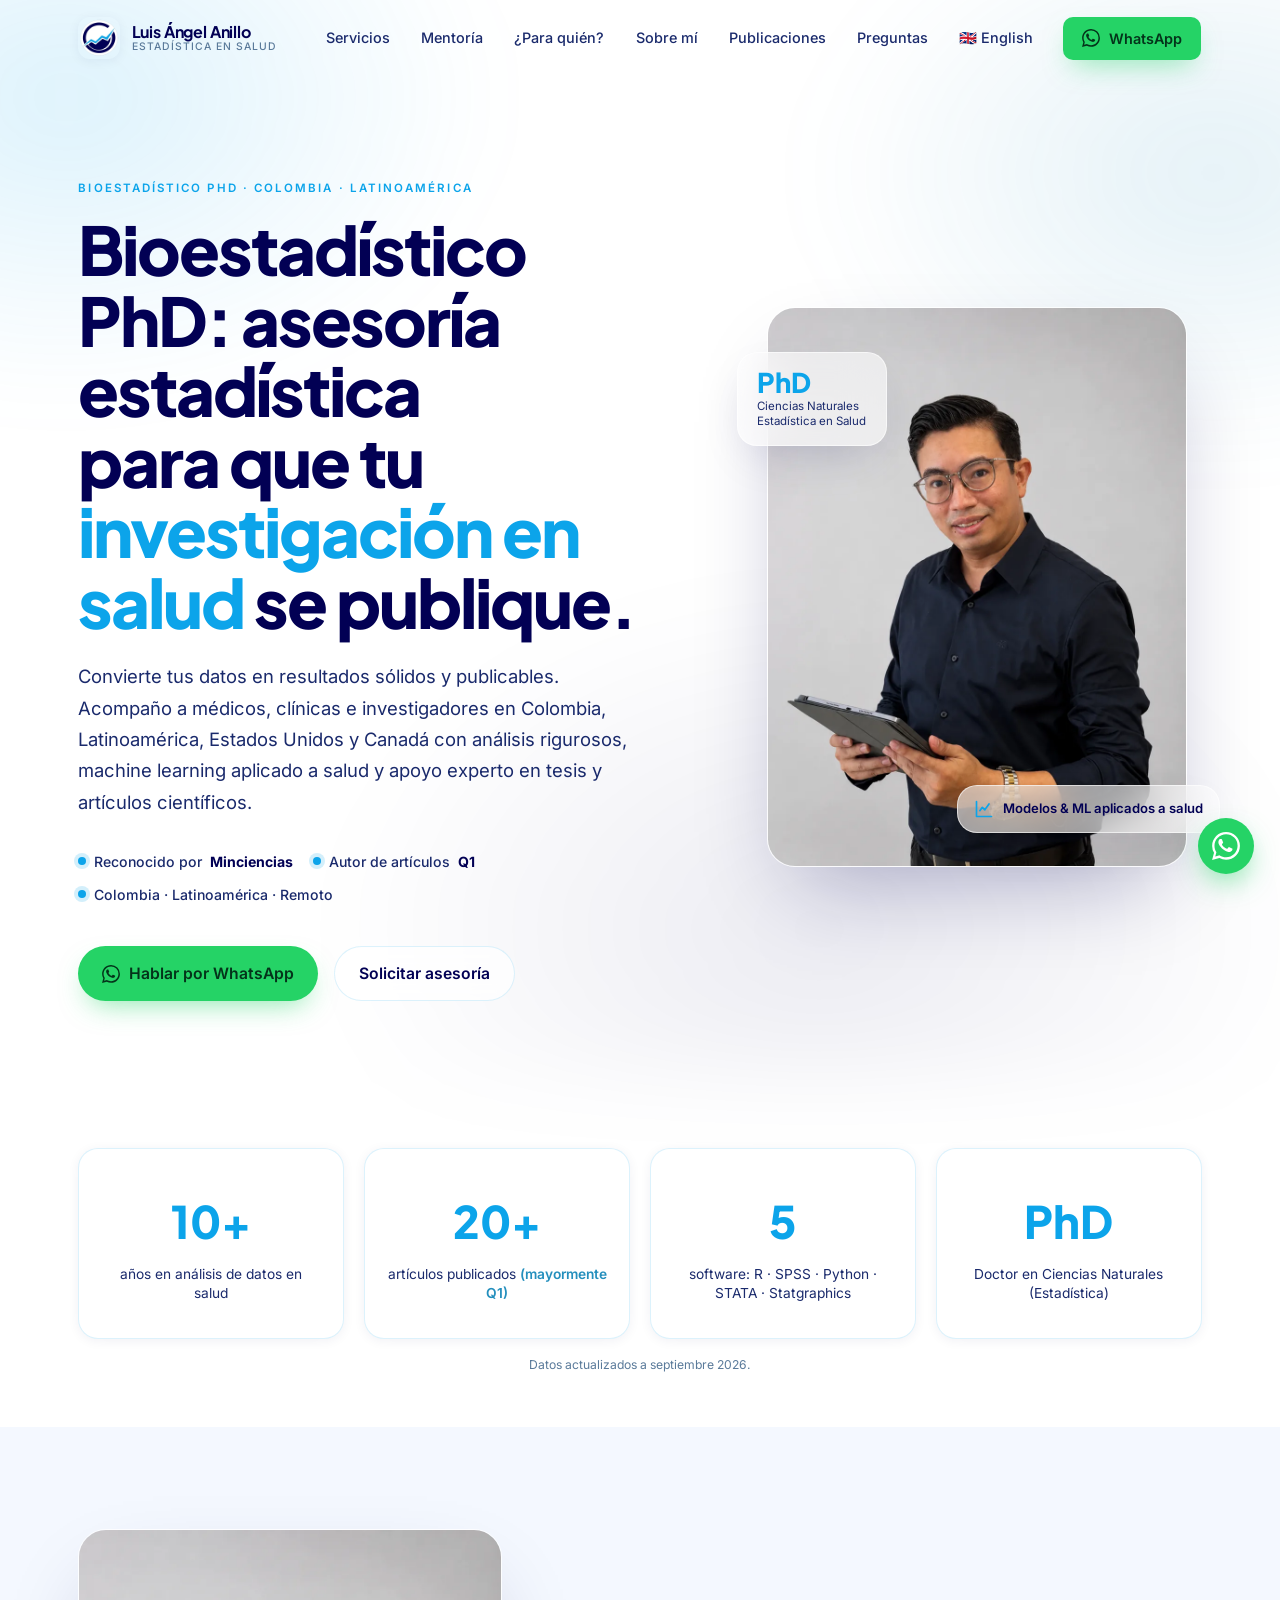
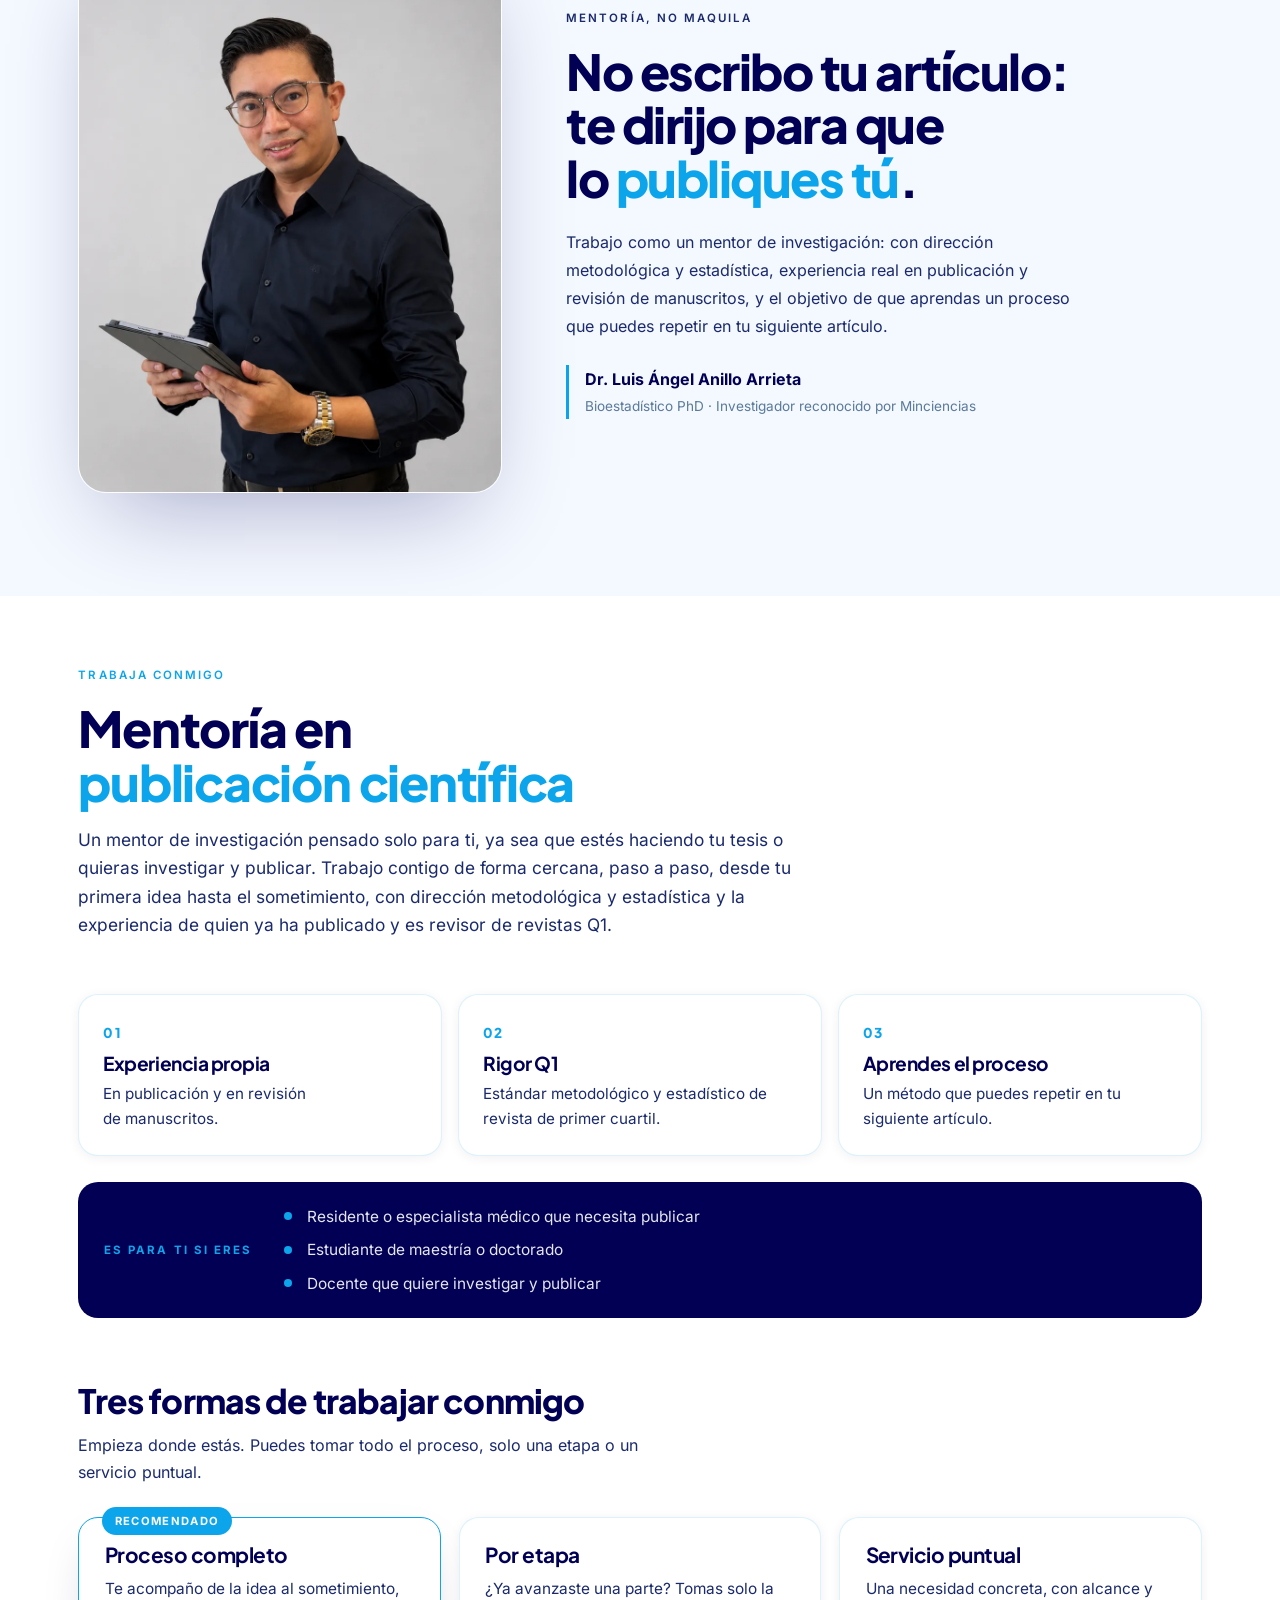
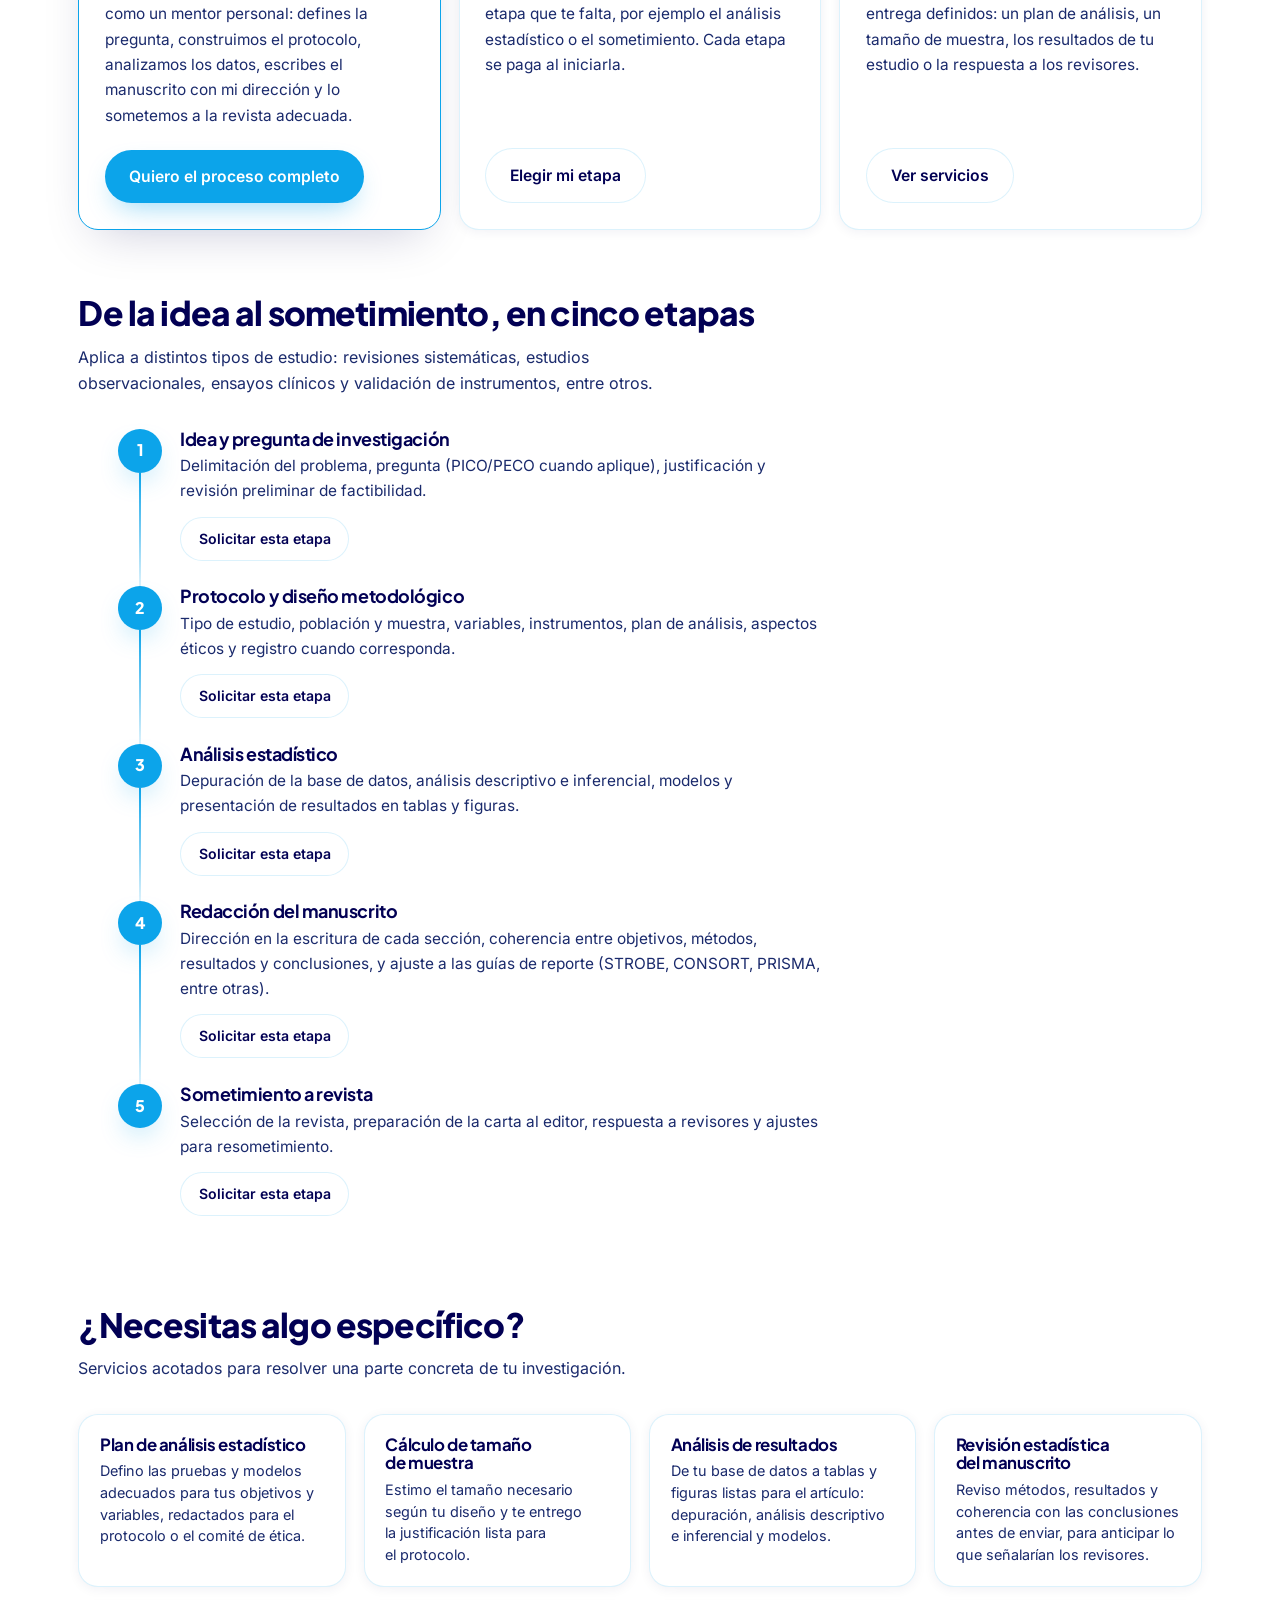
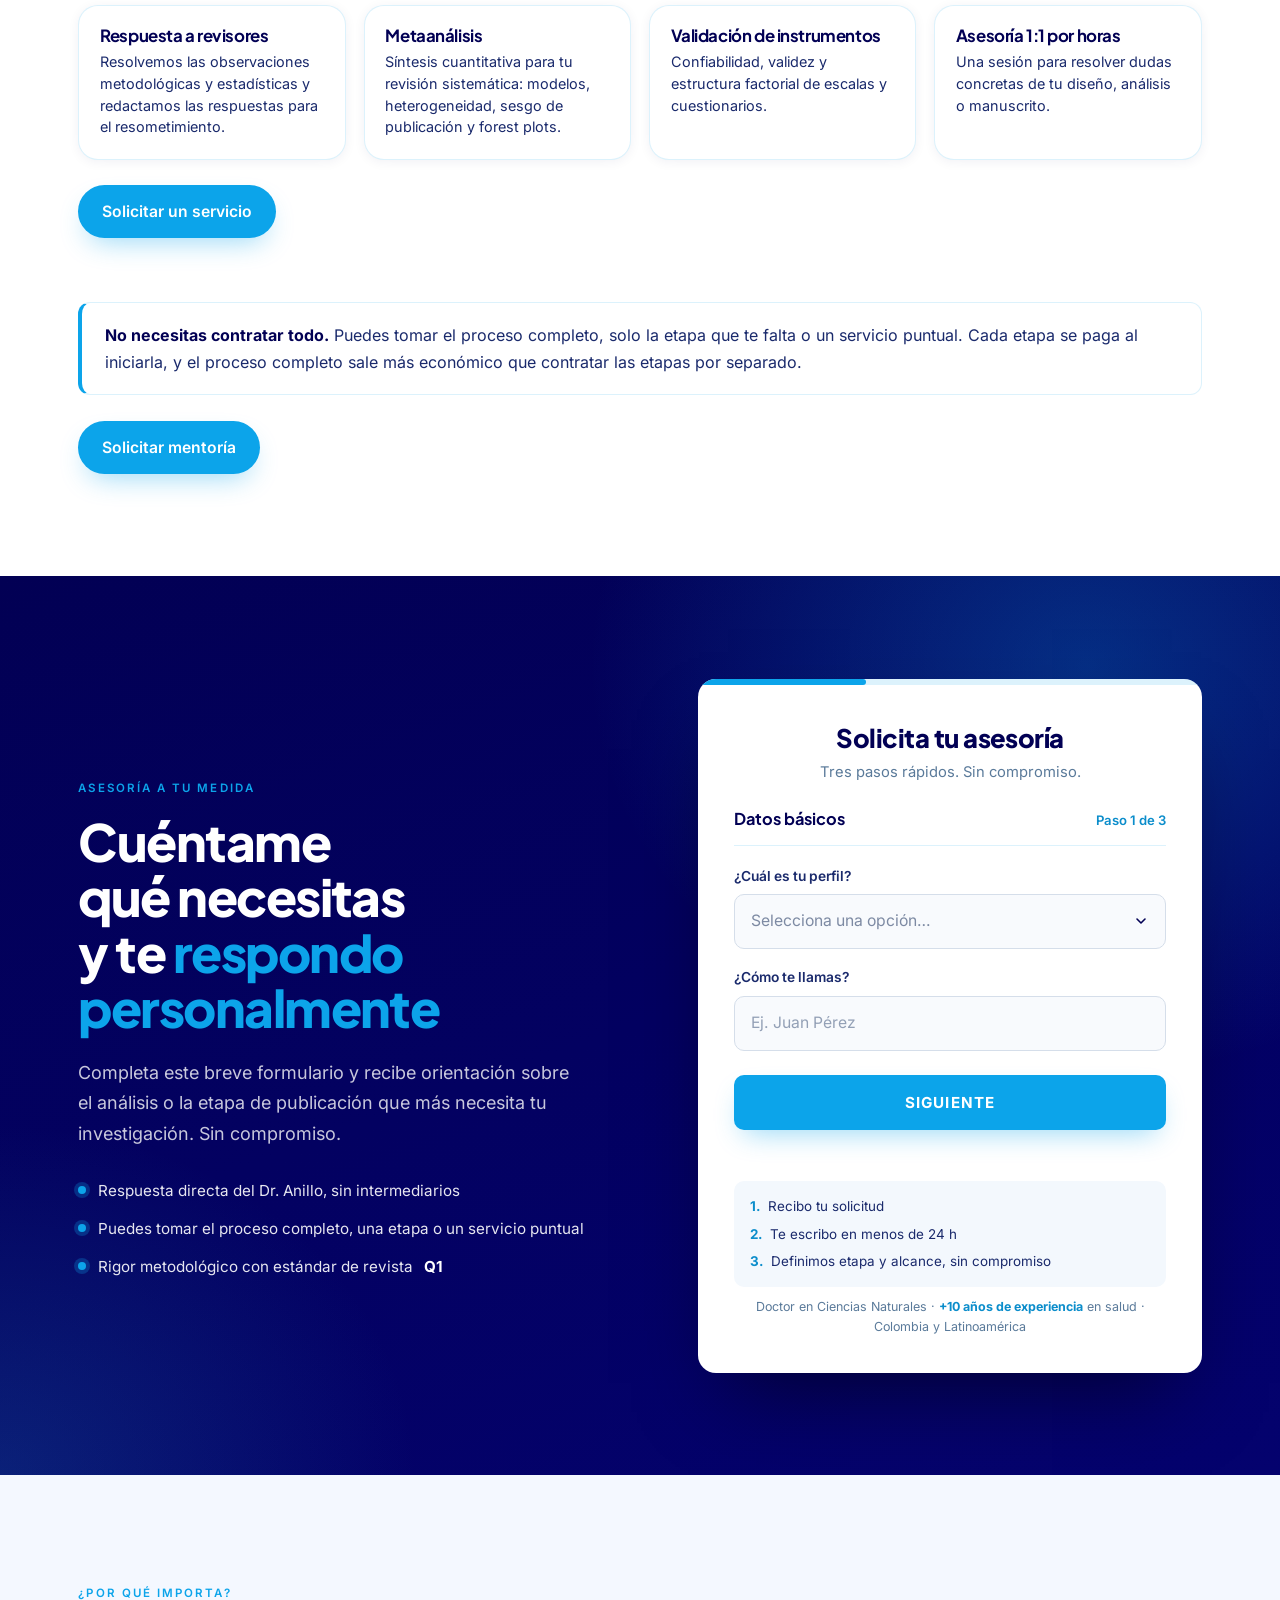
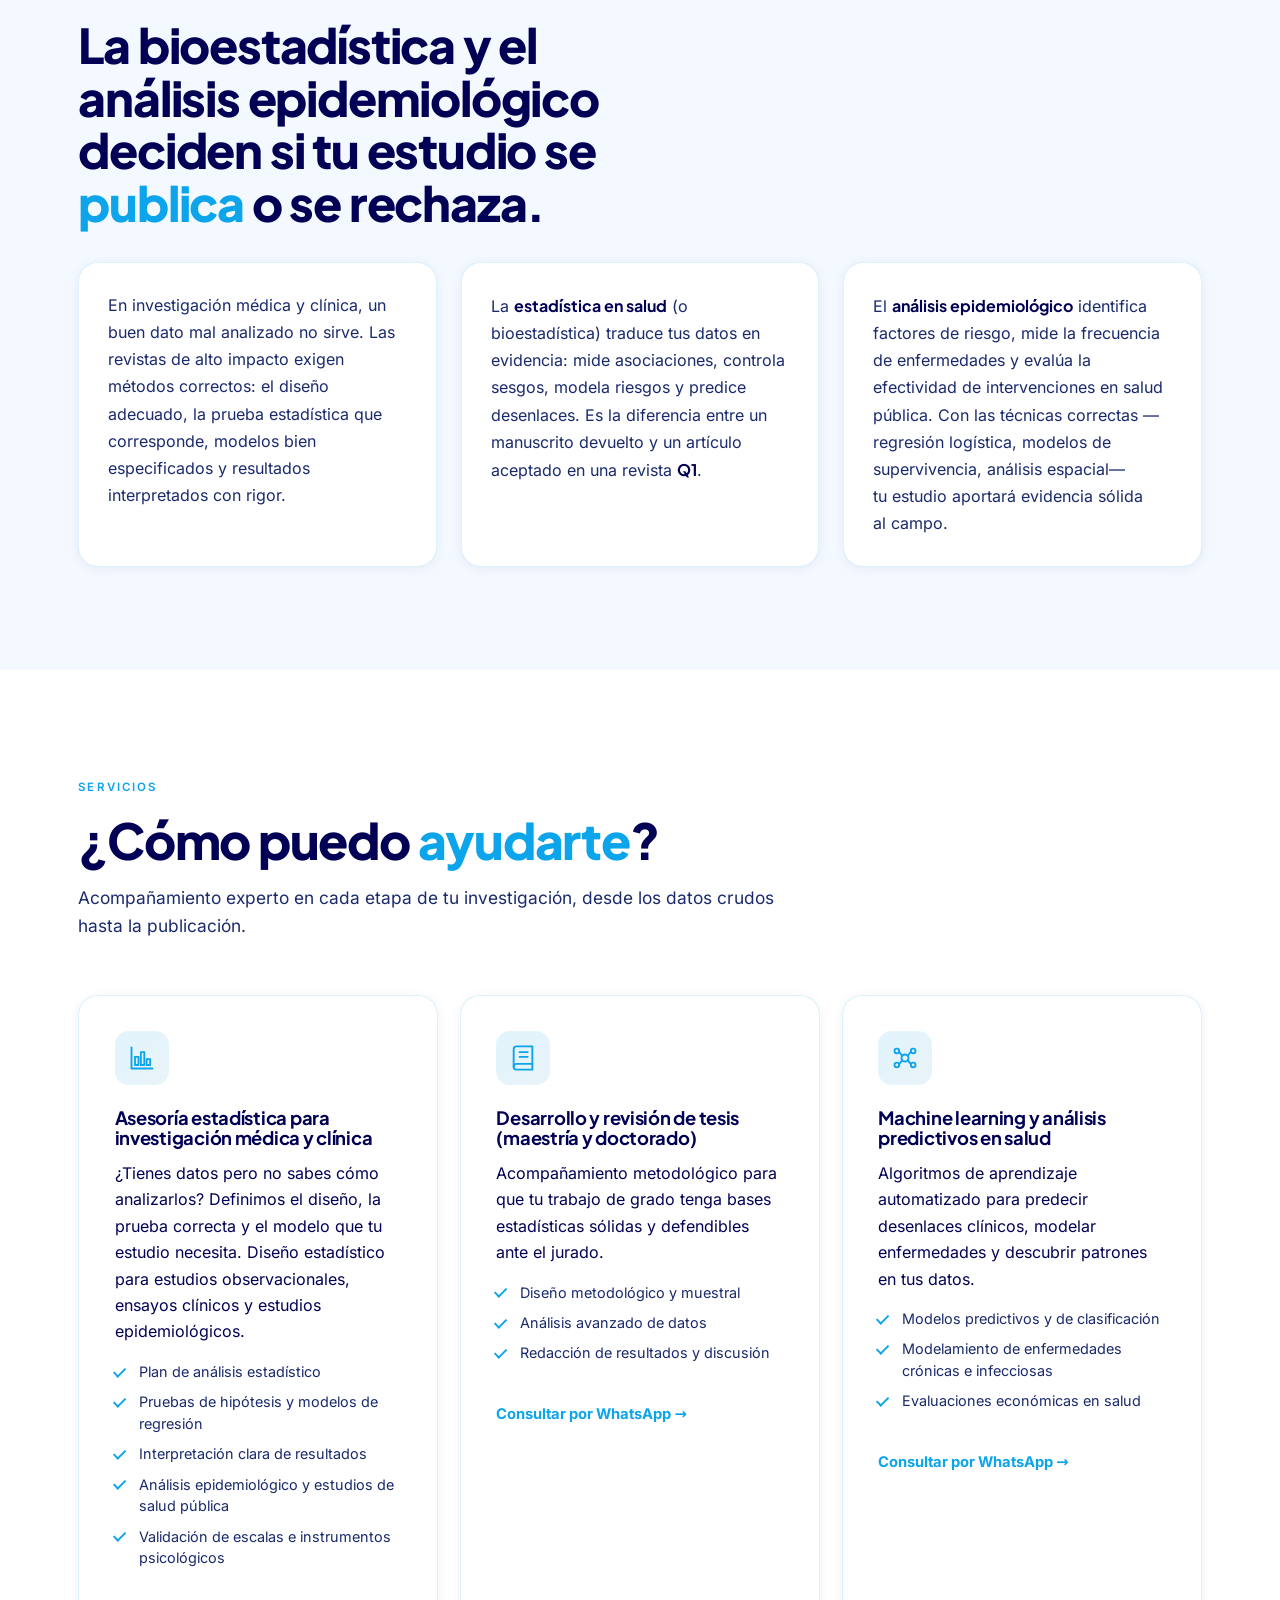
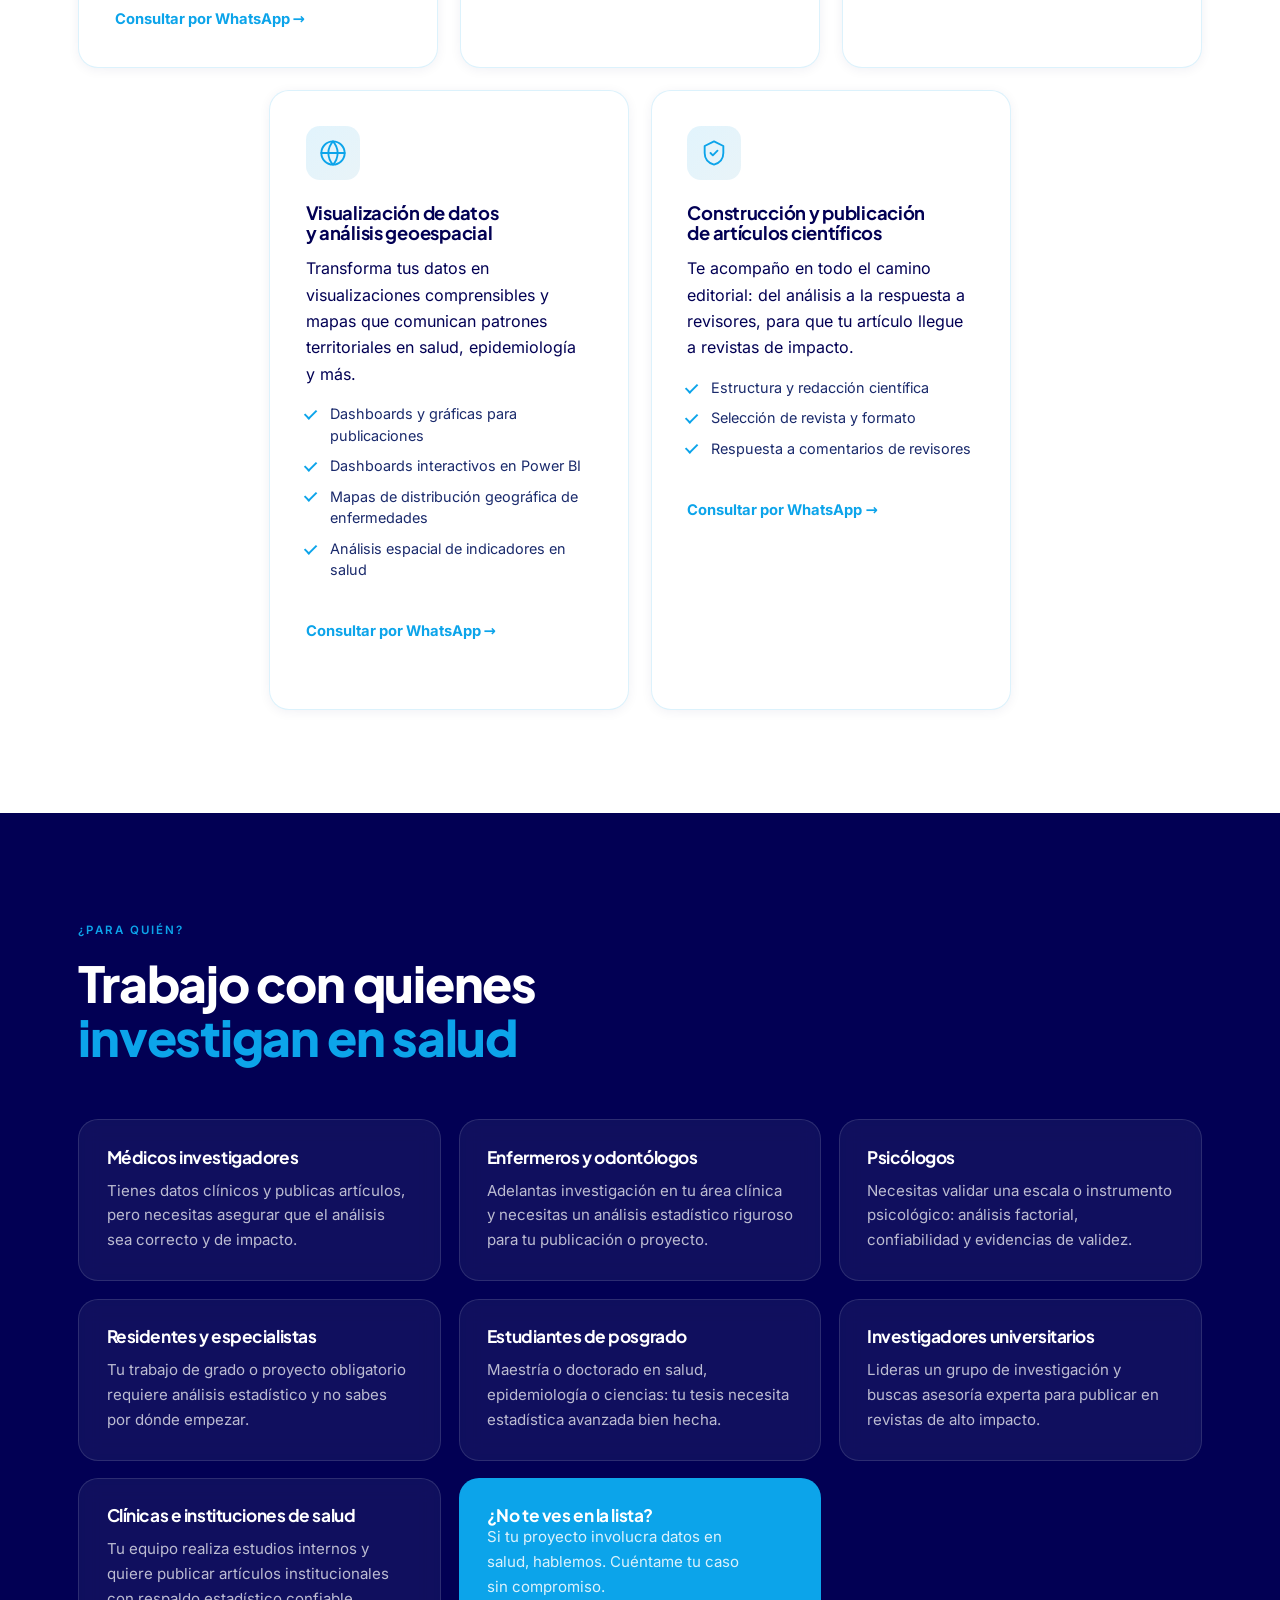
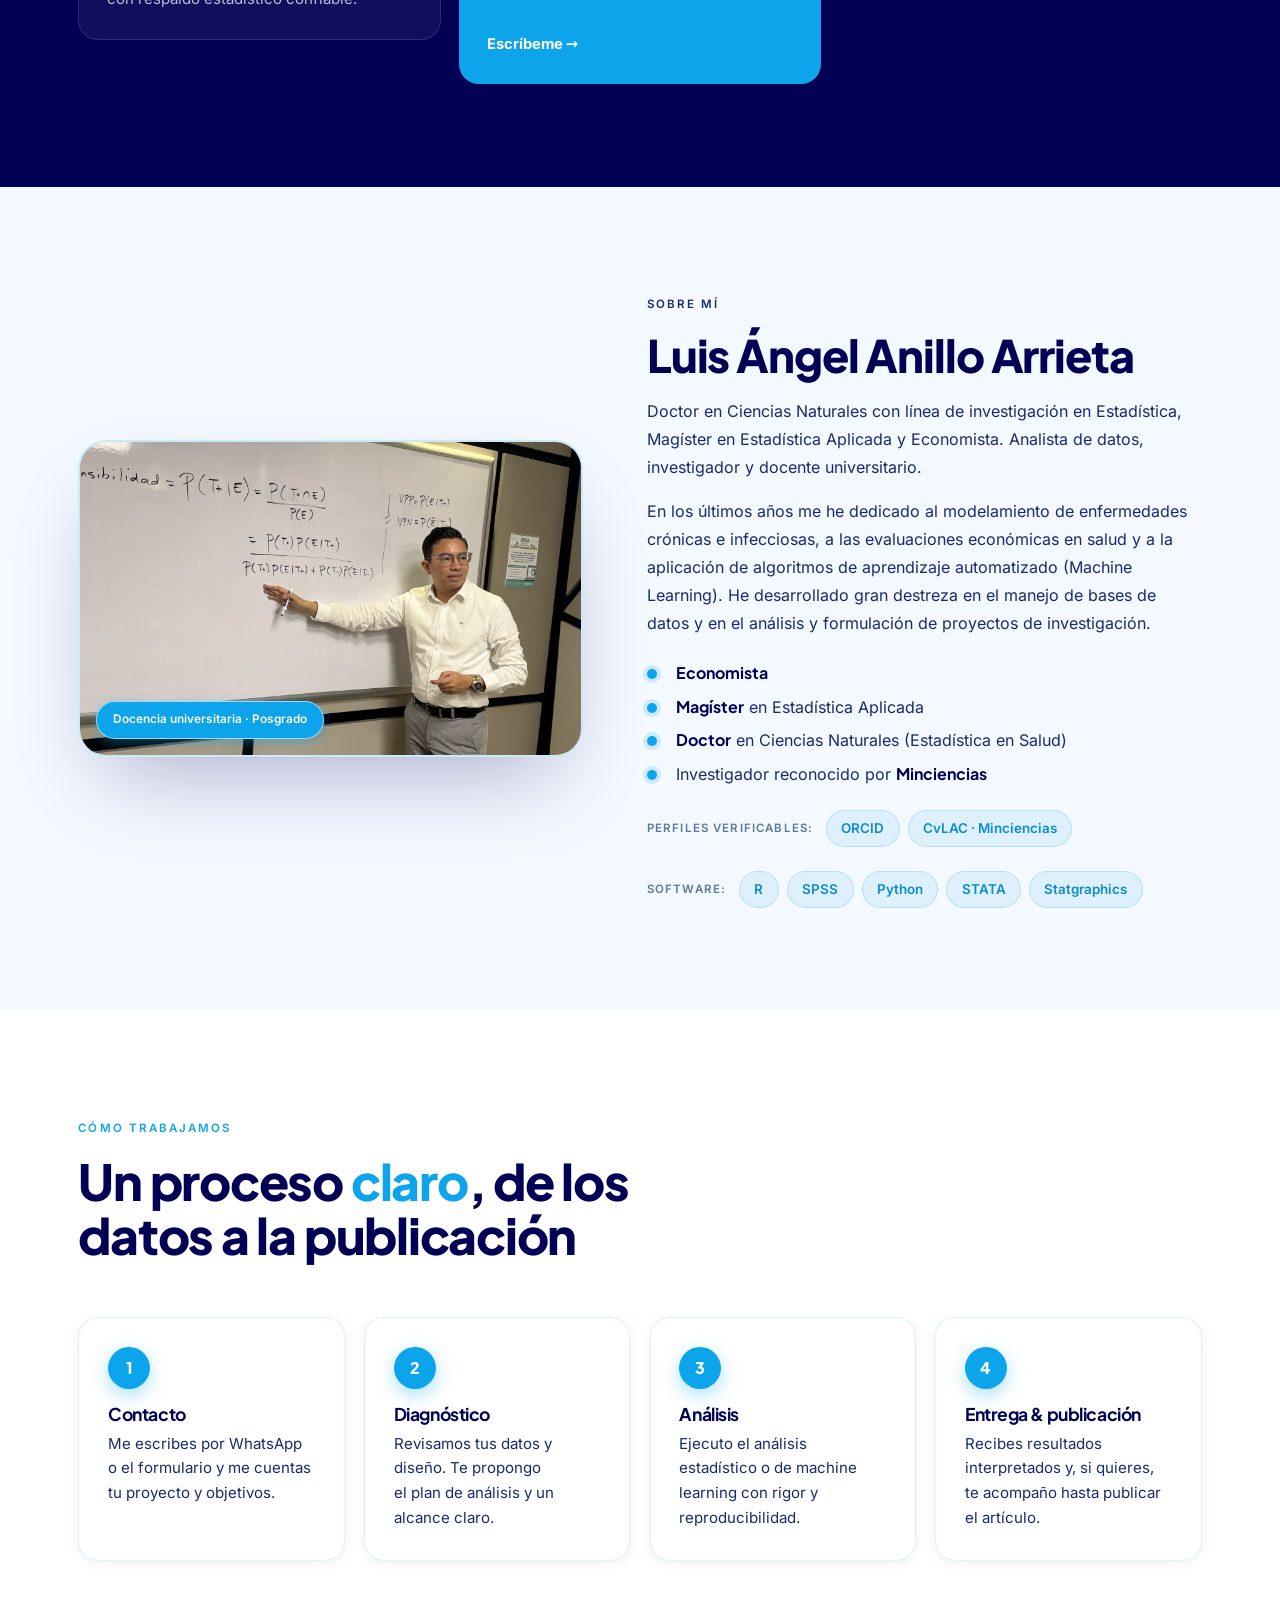
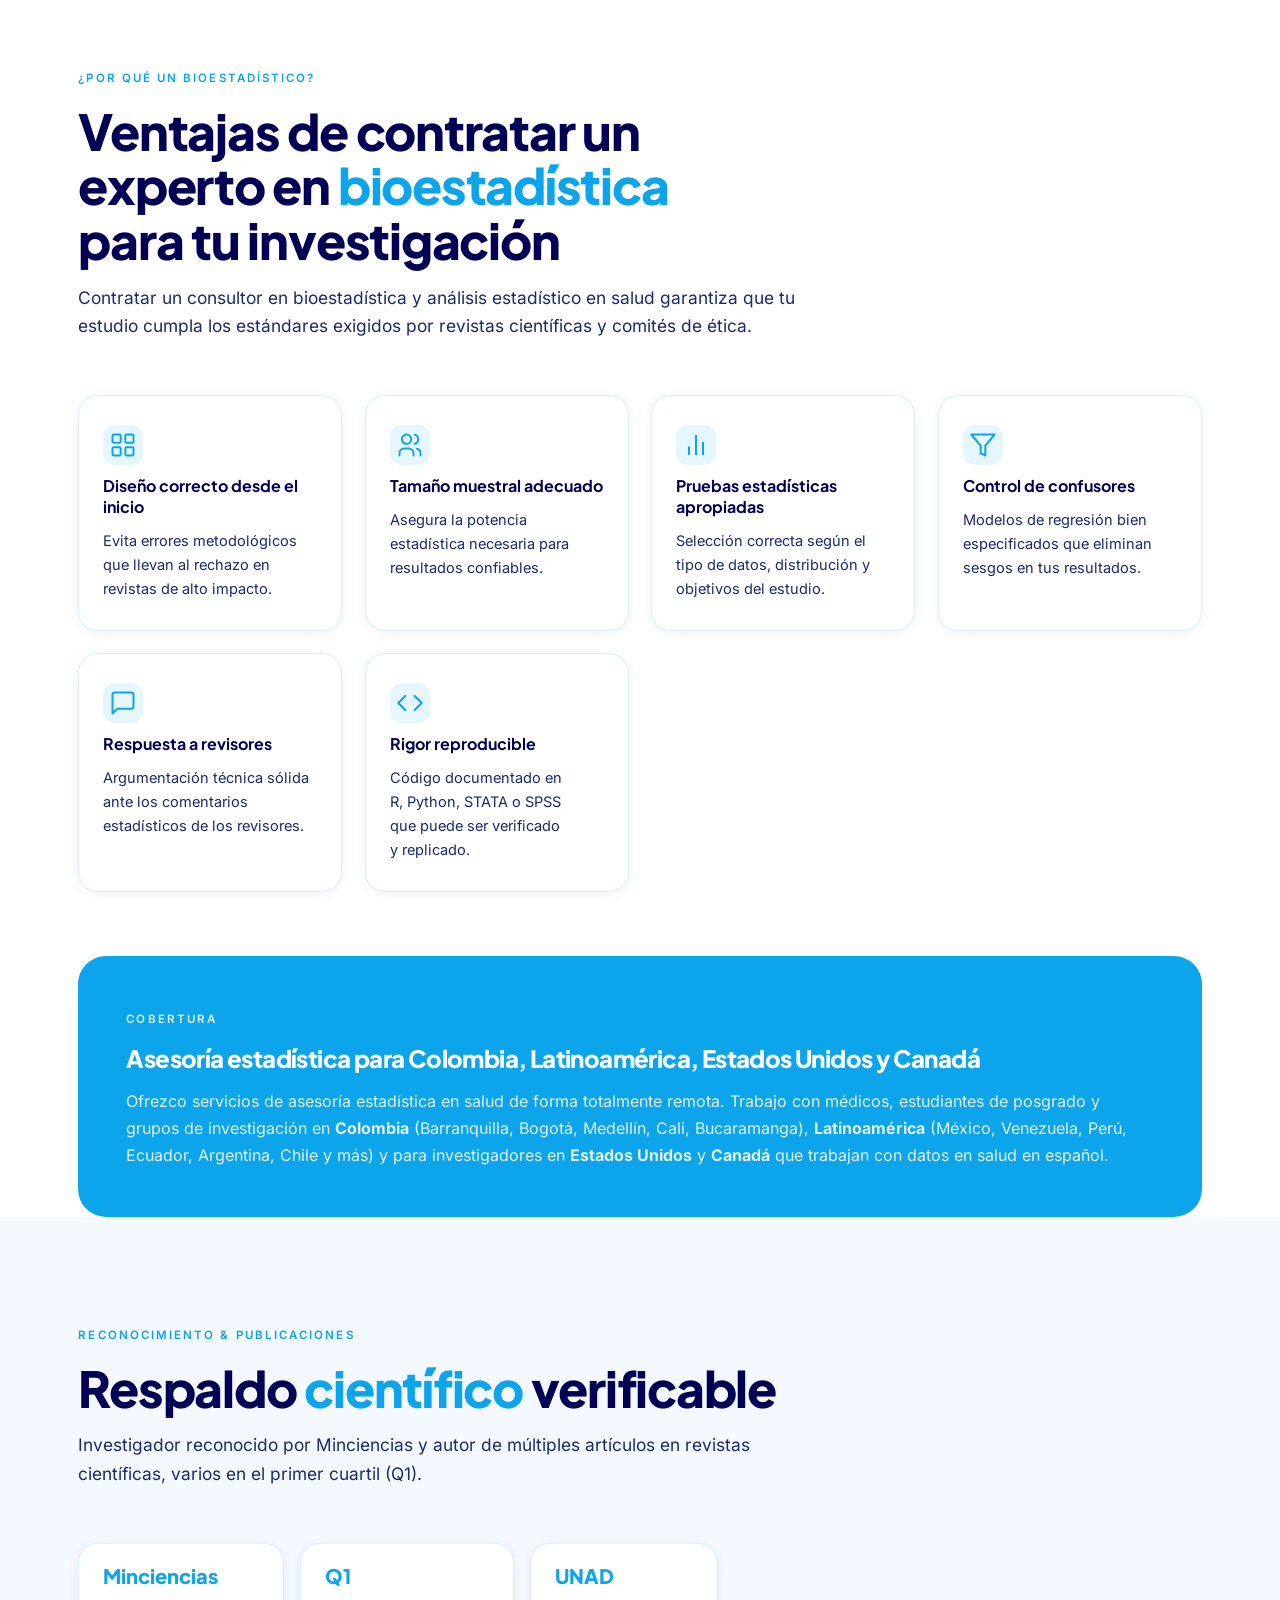
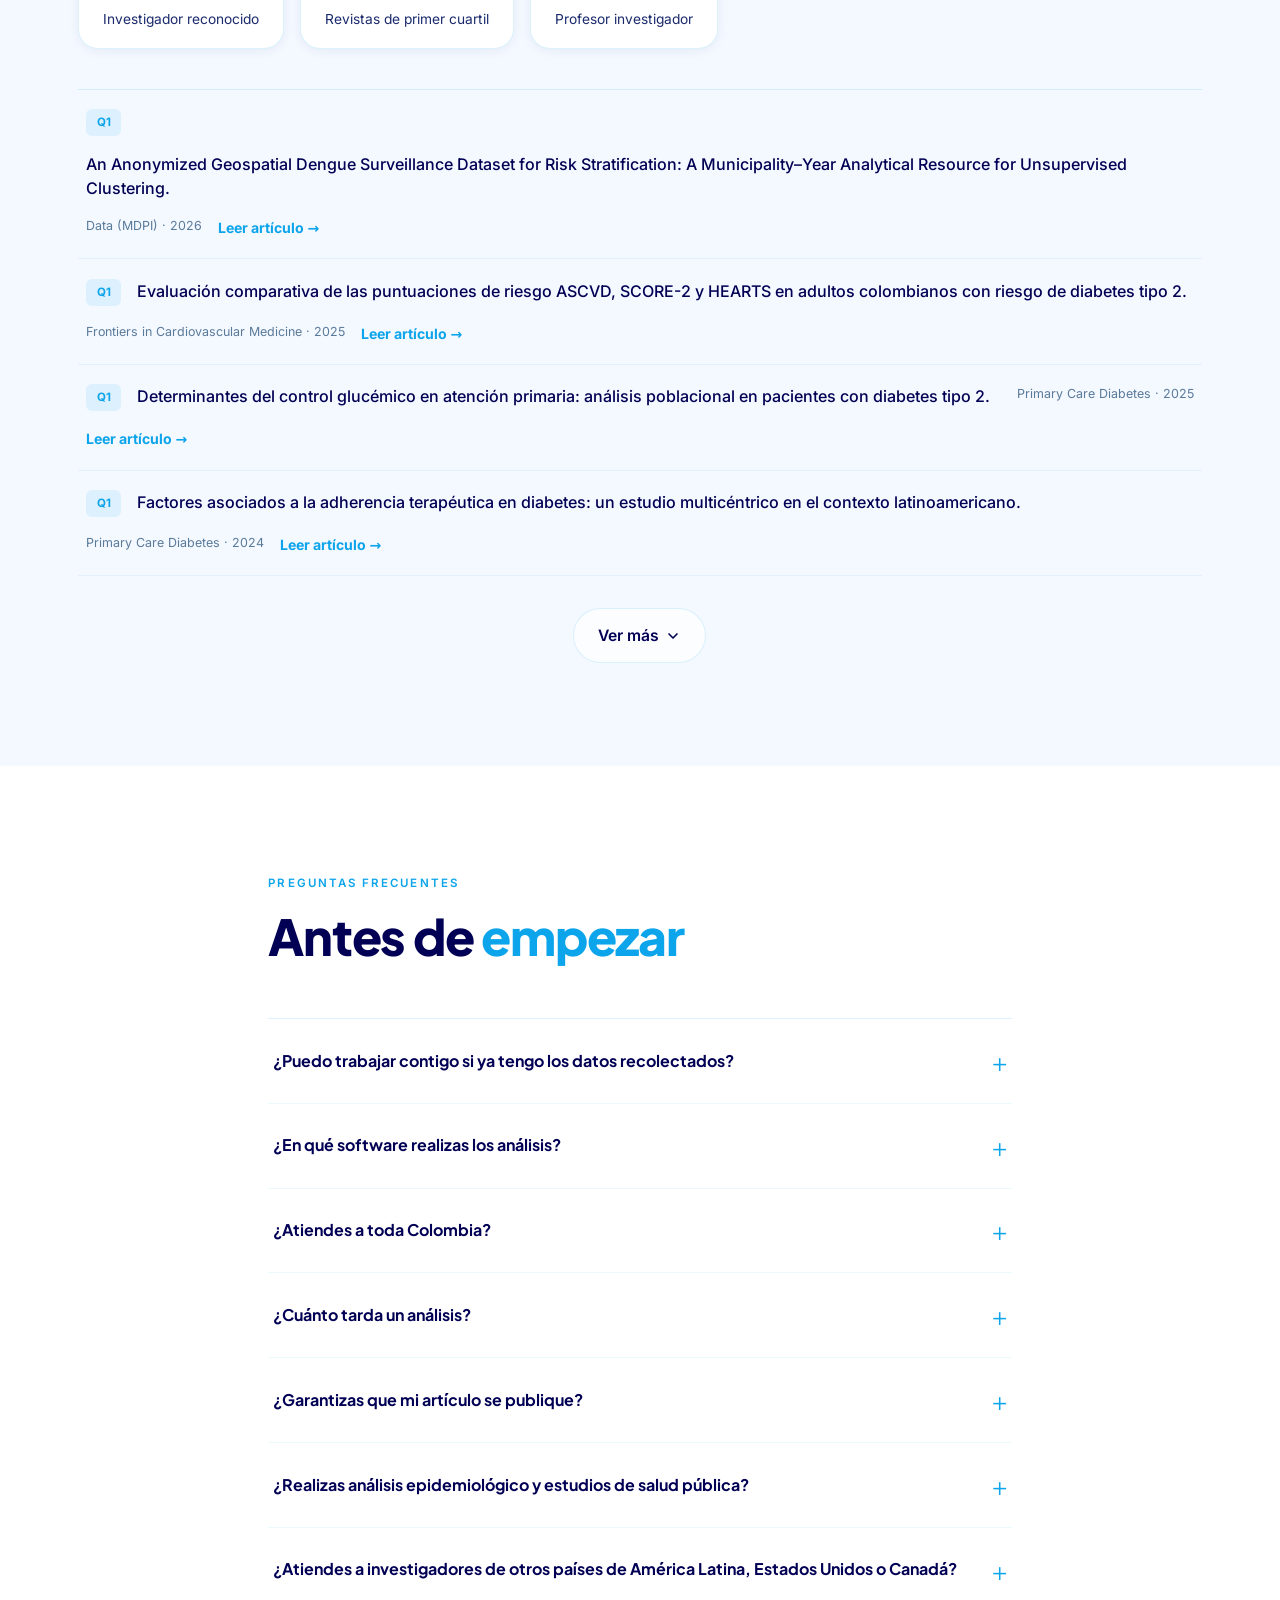
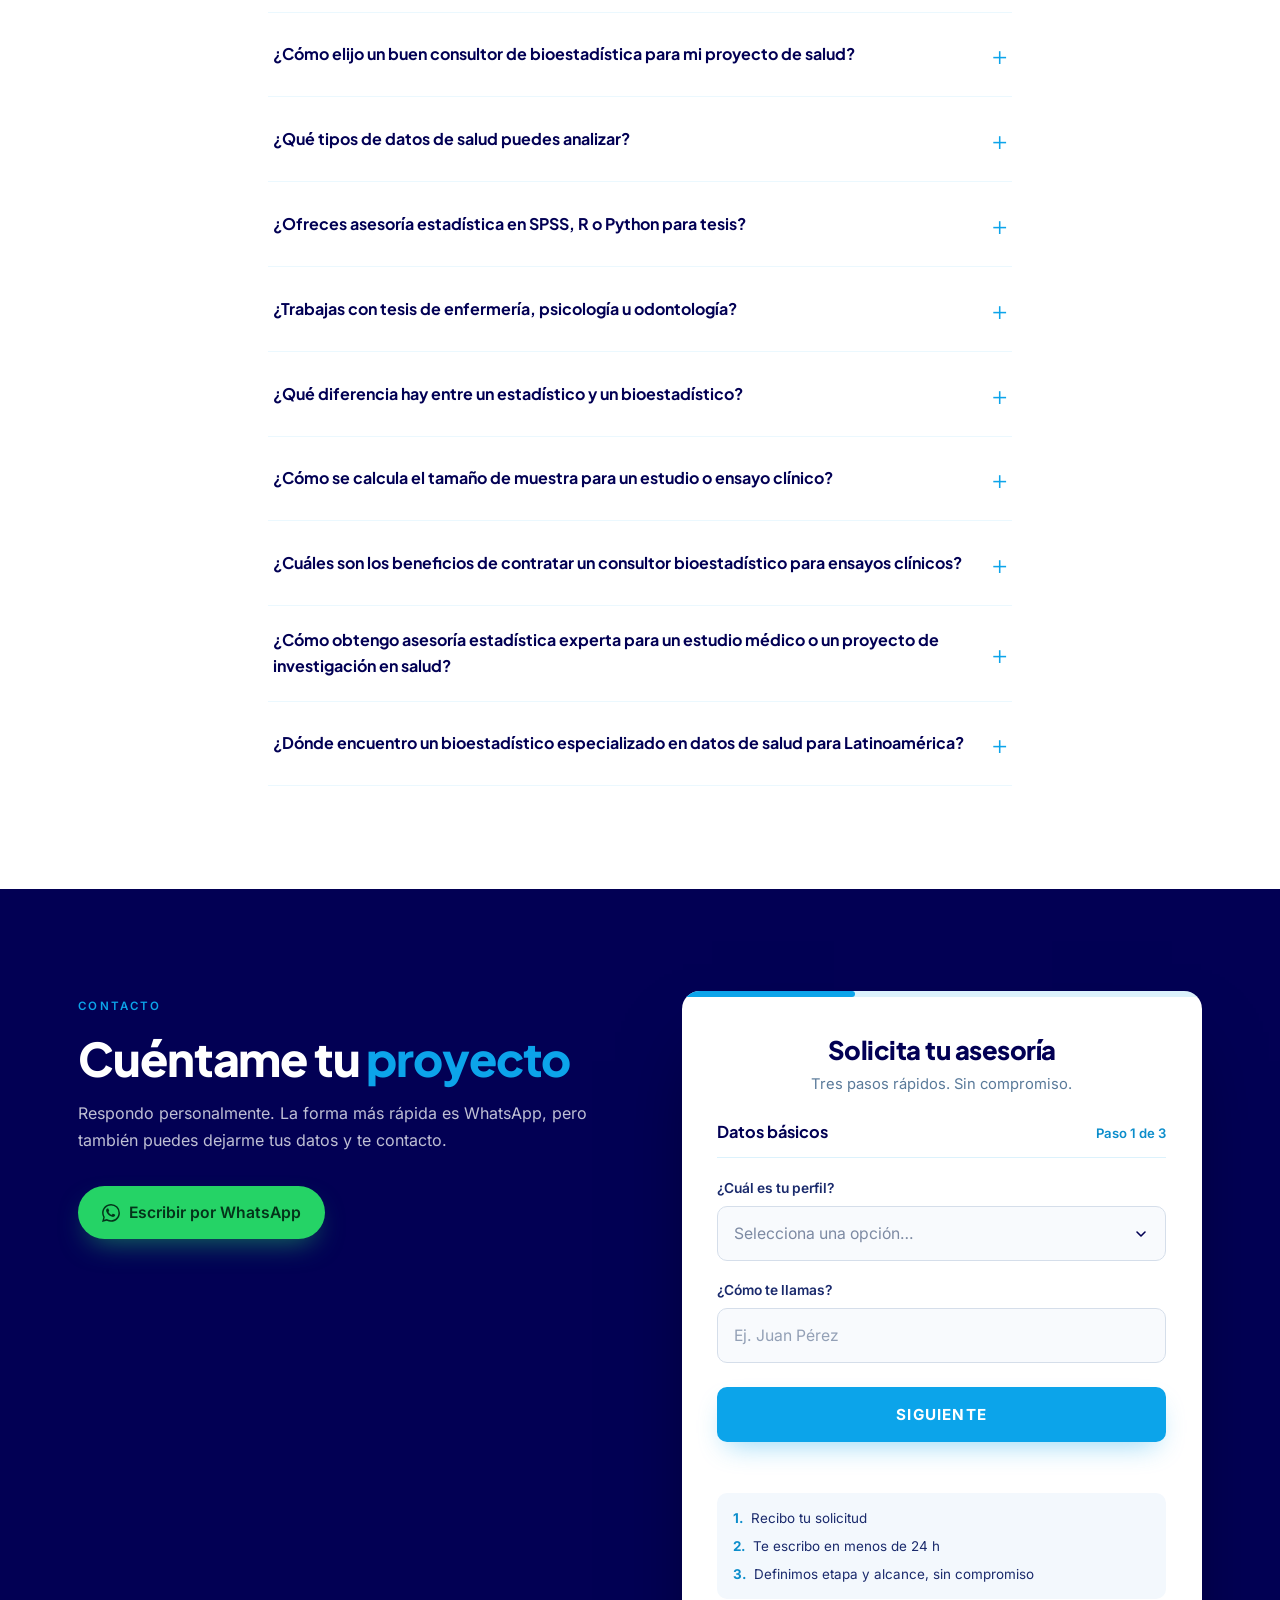
<file: index.html>
<!DOCTYPE html>
<html lang="es">
<head>
  <meta charset="utf-8" />
  <meta name="viewport" content="width=device-width, initial-scale=1" />

  <!-- Google tag (gtag.js) — loaded after window 'load' to keep it off the critical path -->
  <script>
    window.dataLayer = window.dataLayer || [];
    function gtag(){dataLayer.push(arguments);}
    gtag('js', new Date());
    gtag('config', 'G-XK62KZH00H');
    window.addEventListener('load', function () {
      var s = document.createElement('script');
      s.async = true;
      s.src = 'https://www.googletagmanager.com/gtag/js?id=G-XK62KZH00H';
      document.head.appendChild(s);
    });
  </script>

  <title>Asesoría Estadística en Salud | Bioestadístico PhD</title>
  <meta name="description" content="Asesoría estadística para tu investigación en salud: análisis, tesis y artículos. Mentoría con el Dr. Luis Ángel Anillo, PhD. Sin compromiso." />
  <meta name="robots" content="index, follow, max-snippet:-1, max-image-preview:large, max-video-preview:-1" />
  <meta name="author" content="Luis Ángel Anillo Arrieta" />
  <link rel="canonical" href="https://www.dranillostats.com/" />
  <link rel="alternate" hreflang="es-CO" href="https://www.dranillostats.com/" />
  <link rel="alternate" hreflang="en" href="https://www.dranillostats.com/en/" />
  <link rel="alternate" hreflang="x-default" href="https://www.dranillostats.com/" />

  <!-- Open Graph -->
  <meta property="og:type" content="website" />
  <meta property="og:locale" content="es_CO" />
  <meta property="og:url" content="https://www.dranillostats.com/" />
  <meta property="og:title" content="Asesoría Estadística en Salud | Bioestadístico PhD · Dr. Luis Ángel Anillo" />
  <meta property="og:description" content="Asesoría estadística experta para médicos, investigadores y estudiantes de posgrado en Colombia. Análisis de datos, machine learning en salud y publicación de artículos Q1." />
  <meta property="og:image" content="https://www.dranillostats.com/assets/img/og-anillo.jpg" />
  <meta property="og:image:width" content="1200" />
  <meta property="og:image:height" content="630" />
  <meta property="og:image:alt" content="Dr. Luis Ángel Anillo, bioestadístico PhD: asesoría estadística para que tu investigación en salud se publique" />
  <meta property="og:image:type" content="image/jpeg" />
  <meta name="twitter:card" content="summary_large_image" />
  <meta name="twitter:title" content="Asesoría Estadística en Salud · Bioestadística | Dr. Luis Ángel Anillo" />
  <meta name="twitter:description" content="Asesoría estadística para investigación médica en Colombia. Reconocido por Minciencias. Machine learning en salud, tesis y artículos Q1." />
  <meta name="twitter:image" content="https://www.dranillostats.com/assets/img/og-anillo.jpg" />

  <meta name="theme-color" content="#0CA4EA" />
  <link rel="icon" href="assets/img/logo-anillo.png" type="image/png" />

  <!-- Fonts: self-hosted (see styles.css), no external round-trip -->
  <link rel="preload" as="font" type="font/woff2" href="assets/fonts/inter-var.woff2" crossorigin />
  <link rel="preload" as="font" type="font/woff2" href="assets/fonts/plus-jakarta-sans-var.woff2" crossorigin />

  <!-- Hero image priority -->
  <link rel="preload" as="image" href="assets/img/foto-hero.webp" type="image/webp" fetchpriority="high" />

  <link rel="preload" as="style" href="styles.css?v=20261001" />
  <style>
@font-face {
  font-family: 'Inter';
  font-style: normal;
  font-weight: 300 800;
  font-display: optional;
  src: url('assets/fonts/inter-var.woff2') format('woff2');
  unicode-range: U+0000-00FF, U+0131, U+0152-0153, U+02BB-02BC, U+02C6, U+02DA, U+02DC, U+0304, U+0308, U+0329, U+2000-206F, U+20AC, U+2122, U+2191, U+2193, U+2212, U+2215, U+FEFF, U+FFFD;
}
@font-face {
  font-family: 'Plus Jakarta Sans';
  font-style: normal;
  font-weight: 300 800;
  font-display: optional;
  src: url('assets/fonts/plus-jakarta-sans-var.woff2') format('woff2');
  unicode-range: U+0000-00FF, U+0131, U+0152-0153, U+02BB-02BC, U+02C6, U+02DA, U+02DC, U+0304, U+0308, U+0329, U+2000-206F, U+20AC, U+2122, U+2191, U+2193, U+2212, U+2215, U+FEFF, U+FFFD;
}

:root {
  /* Paleta corporativa */
  --accent:    #0CA4EA;
  --accent-d:  #0B8DCB;
  --accent-2:  #248FBD;
  --bg-dark:   #020054;
  --bg-dark-2: #06007a;

  /* Fondos & superficies */
  --bg:        #F4F8FF;
  --bg-2:      #EAF2FB;
  --paper:     #ffffff;

  /* Tipografía */
  --ink:       #020054;
  --ink-soft:  #1A2A6C;
  --ink-mute:  #5A7A9A;

  /* Colores de apoyo */
  --gold:      #F59E0B;
  --wa:        #25d366;
  --wa-d:      #1ebe57;

  /* Glass / líneas */
  --glass:        rgba(255, 255, 255, 0.60);
  --glass-2:      rgba(255, 255, 255, 0.35);
  --glass-dark:   rgba(2, 0, 84, 0.55);
  --line:         rgba(12, 164, 234, 0.14);
  --line-2:       rgba(12, 164, 234, 0.08);
  --line-dark:    rgba(255, 255, 255, 0.12);

  /* Sombras */
  --shadow-sm: 0 2px 12px rgba(2, 0, 84, 0.06);
  --shadow:    0 18px 50px -18px rgba(2, 0, 84, 0.22);
  --shadow-lg: 0 40px 90px -30px rgba(2, 0, 84, 0.32);
  --shadow-accent: 0 12px 28px -10px rgba(12, 164, 234, 0.45);

  /* Tipografía */
  --sans:   "Plus Jakarta Sans", "Inter", system-ui, -apple-system, sans-serif;
  --body:   "Inter", system-ui, -apple-system, "Segoe UI", Roboto, sans-serif;
  /* --serif y --mono conservados por compatibilidad con JS */
  --serif:  "Plus Jakarta Sans", system-ui, sans-serif;
  --mono:   "Inter", ui-monospace, monospace;

  /* Layout */
  --container: 1200px;
  --gutter:    clamp(1.1rem, 4vw, 2.4rem);
  --radius:    20px;
  --radius-lg: 28px;
  --section-py: clamp(4rem, 8vw, 7rem);

  /* Easing */
  --ease-out:    cubic-bezier(0.16, 1, 0.3, 1);
  --ease-soft:   cubic-bezier(0.25, 0.46, 0.45, 0.94);
  --ease-bounce: cubic-bezier(0.34, 1.56, 0.64, 1);
}

*, *::before, *::after { box-sizing: border-box; margin: 0; }
[hidden] { display: none !important; }
html { -webkit-text-size-adjust: 100%; tab-size: 2; scroll-behavior: smooth; }
body {
  font-family: var(--body);
  font-size: 16px;
  line-height: 1.65;
  color: var(--ink);
  background: var(--paper);
  -webkit-font-smoothing: antialiased;
  text-rendering: optimizeLegibility;
  overflow-x: clip;
  overscroll-behavior-y: none;
}
img, svg, video { display: block; max-width: 100%; }
img { height: auto; }
button { font: inherit; color: inherit; cursor: pointer; border: 0; background: none; }
a { color: inherit; text-decoration: none; }
p  { text-wrap: pretty; }
h1, h2, h3, h4 { font-family: var(--sans); text-wrap: balance; line-height: 1.1; letter-spacing: -0.025em; font-weight: 700; }
ul { list-style: none; padding: 0; }
::selection { background: var(--accent); color: #fff; }

:focus-visible {
  outline: 2px solid var(--accent);
  outline-offset: 3px;
  border-radius: 6px;
}

.container {
  width: 100%;
  max-width: var(--container);
  margin-inline: auto;
  padding-inline: var(--gutter);
}
.skip-link {
  position: fixed; top: -100px; left: 1rem;
  padding: .6rem 1rem; background: var(--ink); color: #fff;
  z-index: 9999; border-radius: 8px; font-weight: 600;
  transition: top .2s var(--ease-out);
}
.skip-link:focus { top: 1rem; }

.kicker {
  font-family: var(--body);
  font-size: .72rem;
  font-weight: 600;
  letter-spacing: .18em;
  text-transform: uppercase;
  color: var(--accent);
  margin-bottom: 1rem;
  display: inline-block;
}

em { font-style: normal; }

h2 em, h1 em { color: var(--accent); font-style: normal; font-weight: 800; }

section { position: relative; }

.bg-mesh {
  position: fixed; inset: -20%;
  z-index: -2;
  background:
    radial-gradient(40% 40% at 18% 22%, rgba(12,164,234,0.14) 0%, transparent 60%),
    radial-gradient(38% 38% at 82% 28%, rgba(36,143,189,0.12) 0%, transparent 60%),
    radial-gradient(46% 46% at 60% 88%, rgba(2,0,84,0.08) 0%, transparent 60%);
  filter: blur(40px);
  animation: meshDrift 28s ease-in-out infinite;
  pointer-events: none;
}
@keyframes meshDrift {
  0%, 100% { transform: scale(1) translate3d(0,0,0) rotate(0deg); }
  50%      { transform: scale(1.18) translate3d(2%, -2%, 0) rotate(8deg); }
}

.btn {
  display: inline-flex; align-items: center; gap: .55rem;
  padding: .85rem 1.5rem;
  border-radius: 999px;
  font-weight: 600;
  font-size: .98rem;
  transition: transform .35s var(--ease-out), box-shadow .35s var(--ease-out), background-color .25s var(--ease-out), color .25s var(--ease-out);
  will-change: transform;
}
.btn-primary {
  background: var(--accent);
  color: #fff;
  box-shadow: var(--shadow-accent);
}
.btn-primary:hover { background: var(--bg-dark); transform: translateY(-2px); box-shadow: 0 18px 36px -10px rgba(12,164,234,.7); }
.btn-ghost {
  background: rgba(255,255,255,0.7);
  color: var(--ink);
  border: 1.5px solid var(--line);
  -webkit-backdrop-filter: blur(8px); backdrop-filter: blur(8px);
}
.btn-ghost:hover { transform: translateY(-2px); border-color: var(--accent); color: var(--accent); background: rgba(12,164,234,0.06); }
.btn-wa { background: var(--wa); color: #04331a; box-shadow: 0 12px 28px -10px rgba(37,211,102,.55); }
.btn-wa:hover { background: var(--wa-d); transform: translateY(-2px); }
.ico-wa { flex: none; }

.nav {
  position: sticky; top: 0; z-index: 100;
  transition: background-color .3s var(--ease-out), box-shadow .3s var(--ease-out), border-color .3s var(--ease-out);
  border-bottom: 1px solid transparent;
}
.nav.scrolled {
  background: rgba(255,255,255,0.88);
  -webkit-backdrop-filter: blur(20px) saturate(160%); backdrop-filter: blur(20px) saturate(160%);
  border-bottom-color: var(--line);
  box-shadow: 0 4px 24px rgba(2,0,84,0.08);
}
.nav-inner {
  display: flex; align-items: center; gap: 1rem;
  min-height: 76px;
}
.brand { display: inline-flex; align-items: center; gap: .7rem; margin-right: auto; }
.brand-mark {
  width: 42px; height: 42px; border-radius: 12px;
  box-shadow: var(--shadow-sm);
  display: block;
  object-fit: contain;
}
.brand-text { display: flex; flex-direction: column; line-height: 1.15; }
.brand-text strong { font-family: var(--sans); font-size: 1rem; font-weight: 700; letter-spacing: -.01em; color: var(--ink); }
.brand-text em { font-family: var(--body); font-style: normal; font-size: .65rem; font-weight: 500; letter-spacing: .1em; text-transform: uppercase; color: var(--ink-mute); }

.nav-links { display: none; gap: .15rem; }
.nav-links a {
  position: relative; padding: .5rem .9rem; border-radius: 8px;
  color: var(--ink-soft); font-size: .9rem; font-weight: 500;
  transition: color .2s var(--ease-out), background .2s var(--ease-out);
}
.nav-links a:hover { color: var(--accent); background: rgba(12,164,234,0.07); }
.nav-cta { display: none; padding: .6rem 1.2rem; font-size: .9rem; border-radius: 10px; font-weight: 600; }

.nav-toggle {
  display: inline-flex; flex-direction: column; gap: 5px; padding: 10px; margin-left: auto;
}
.nav-toggle span { width: 22px; height: 2px; background: var(--ink); border-radius: 2px; transition: transform .3s var(--ease-out), opacity .2s; }
.nav-toggle[aria-expanded="true"] span:nth-child(1) { transform: translateY(7px) rotate(45deg); }
.nav-toggle[aria-expanded="true"] span:nth-child(2) { opacity: 0; }
.nav-toggle[aria-expanded="true"] span:nth-child(3) { transform: translateY(-7px) rotate(-45deg); }

/* mobile menu panel */
.nav-mobile {
  position: fixed; inset: 76px 0 auto 0; z-index: 99;
  background: rgba(255,255,255,0.97);
  -webkit-backdrop-filter: blur(20px); backdrop-filter: blur(20px);
  border-bottom: 1px solid var(--line);
  display: grid; gap: .1rem; padding: 1rem var(--gutter) 1.8rem;
  transform: translateY(-12px); opacity: 0; pointer-events: none;
  transition: transform .3s var(--ease-out), opacity .3s var(--ease-out);
  box-shadow: 0 8px 32px rgba(2,0,84,0.10);
}
.nav-mobile.open { transform: translateY(0); opacity: 1; pointer-events: auto; }
.nav-mobile a { padding: .85rem .5rem; font-size: 1rem; font-weight: 600; color: var(--ink); border-bottom: 1px solid var(--line-2); transition: color .2s; }
.nav-mobile a:hover { color: var(--accent); }
.nav-mobile .btn { margin-top: 1rem; justify-content: center; border-radius: 10px; }

.glass {
  background: rgba(255,255,255,0.72);
  border: 1px solid rgba(255,255,255,0.6);
  border-radius: var(--radius);
  box-shadow: var(--shadow);
}
@supports ((backdrop-filter: blur(20px)) or (-webkit-backdrop-filter: blur(20px))) {
  .glass {
    background: var(--glass);
    -webkit-backdrop-filter: blur(22px) saturate(170%);
    backdrop-filter: blur(22px) saturate(170%);
  }
}

.hero {
  padding: clamp(3rem, 8vw, 6rem) 0 clamp(3.5rem, 8vw, 6rem);
  min-height: 92svh;
  display: flex; align-items: center;
}
.hero-grid { display: grid; gap: clamp(2.5rem, 5vw, 4rem); align-items: center; }
.hero-title {
  font-family: var(--sans);
  font-size: clamp(2.4rem, 6.5vw, 4.2rem);
  font-weight: 800;
  letter-spacing: -.03em;
  line-height: 1.05;
}
.hero-sub { margin-top: 1.5rem; color: var(--ink-soft); font-size: clamp(1rem, 2vw, 1.15rem); max-width: 52ch; line-height: 1.7; font-family: var(--body); }
.hero-badges { display: flex; flex-wrap: wrap; gap: .6rem 1.2rem; margin-top: 2rem; }
.hero-badges li {
  display: inline-flex; align-items: center; gap: .5rem;
  font-size: .88rem; color: var(--ink-soft); font-family: var(--body); font-weight: 500;
}
.hero-badges .dot {
  width: 8px; height: 8px; border-radius: 50%;
  background: var(--accent); box-shadow: 0 0 0 4px rgba(12,164,234,0.18);
}
.hero-badges strong { color: var(--ink); }
.hero-cta { display: flex; flex-wrap: wrap; gap: 1rem; margin-top: 2.5rem; }

.hero-media { position: relative; justify-self: center; width: min(420px, 100%); }
.hero-photo-wrap {
  position: relative; border-radius: var(--radius-lg); overflow: hidden;
  box-shadow: var(--shadow-lg); border: 1px solid rgba(255,255,255,.7);
}
.hero-photo { width: 100%; aspect-ratio: 3/4; object-fit: cover; object-position: center 20%; }
.hero-photo-glow {
  position: absolute; inset: auto -20% -30% -20%; height: 60%;
  background: radial-gradient(60% 80% at 50% 100%, rgba(12,164,234,.45), transparent 70%);
  filter: blur(30px); z-index: -1;
}
.hero-float-card {
  position: absolute; top: 6%; left: 3%;
  display: grid; gap: .15rem; padding: 1rem 1.2rem;
  text-align: left;
}
.hfc-num { font-family: var(--sans); font-size: 1.7rem; font-weight: 800; color: var(--accent); line-height: 1; }
.hfc-label { font-size: .72rem; color: var(--ink-soft); line-height: 1.3; font-family: var(--body); }
.hero-float-chip {
  position: absolute; bottom: 5%; right: 3%; max-width: 70%;
  display: inline-flex; align-items: center; gap: .55rem;
  padding: .75rem 1rem; font-size: .82rem; font-weight: 600; color: var(--ink); font-family: var(--body);
}
.hero-float-chip svg { color: var(--accent); flex: none; }

/* float bob animation */
.hero-float-card, .hero-float-chip { animation: bob 6s ease-in-out infinite; }
.hero-float-chip { animation-delay: -3s; }
@keyframes bob { 0%,100% { transform: translateY(0); } 50% { transform: translateY(-10px); } }

@media (min-width: 960px) {
  .nav-links { display: flex; }
  .nav-cta { display: inline-flex; }
  .nav-toggle { display: none; }
  .hero-grid { grid-template-columns: 1.15fr .85fr; }
  .hero-copy { max-width: 36rem; }
  .hero-float-card { left: -7%; top: 8%; }
  .hero-float-chip { right: -8%; bottom: 6%; }
}

@media (prefers-reduced-motion: reduce) {
  .bg-mesh { animation: none; }
  .hero-float-card, .hero-float-chip { animation: none; }
}
  </style>
  <link rel="stylesheet" href="styles.css?v=20261001" media="print" onload="this.media='all'" />
  <noscript><link rel="stylesheet" href="styles.css?v=20261001" /></noscript>

  <!-- SEO: structured data -->
  <script type="application/ld+json">
  {
    "@context": "https://schema.org",
    "@graph": [
      {
        "@type": "ProfessionalService",
        "@id": "https://www.dranillostats.com/#service",
        "name": "Luis Ángel Anillo Arrieta — Asesoría Estadística en Salud",
        "description": "Bioestadística y asesoría estadística para investigación médica, clínica y epidemiológica en Colombia, Latinoamérica, Estados Unidos y Canadá. Análisis de datos, machine learning en salud, apoyo en tesis y publicación de artículos científicos Q1.",
        "url": "https://www.dranillostats.com/",
        "telephone": "+573004360580",
        "email": "anilloluis1@gmail.com",
        "image": "https://www.dranillostats.com/assets/img/foto-hero.jpg",
        "serviceType": "Biostatistics and Statistical Health Consulting",
        "areaServed": [
          {
            "@type": "Country",
            "name": "Colombia"
          },
          {
            "@type": "Country",
            "name": "United States"
          },
          {
            "@type": "Country",
            "name": "Canada"
          },
          {
            "@type": "Place",
            "name": "América Latina"
          },
          {
            "@type": "City",
            "name": "Barranquilla"
          },
          {
            "@type": "City",
            "name": "Bogotá"
          },
          {
            "@type": "City",
            "name": "Medellín"
          },
          {
            "@type": "City",
            "name": "Cali"
          },
          {
            "@type": "City",
            "name": "Bucaramanga"
          }
        ],
        "sameAs": [
          "https://www.instagram.com/dranillo_stats/",
          "https://www.linkedin.com/in/luis-angel-anillo-arrieta-11b5172a1/"
        ],
        "hasOfferCatalog": {
          "@type": "OfferCatalog",
          "name": "Servicios de Asesoría Estadística en Salud",
          "itemListElement": [
            {
              "@type": "Offer",
              "itemOffered": {
                "@type": "Service",
                "name": "Mentoría en publicación científica",
                "serviceType": "Dirección metodológica y estadística para publicar en revistas científicas",
                "description": "Acompañamiento en cinco etapas: idea y pregunta de investigación, protocolo y diseño metodológico, análisis estadístico, redacción del manuscrito y sometimiento a revista. Se puede contratar una etapa o el proceso completo.",
                "audience": {
                  "@type": "Audience",
                  "audienceType": "Residentes, especialistas médicos, estudiantes de maestría y doctorado, y docentes investigadores"
                }
              }
            },
            {
              "@type": "Offer",
              "itemOffered": {
                "@type": "Service",
                "name": "Asesoría estadística para investigación médica y clínica",
                "description": "Diseño estadístico para estudios observacionales, ensayos clínicos y estudios epidemiológicos. Plan de análisis, pruebas de hipótesis y modelos de regresión."
              }
            },
            {
              "@type": "Offer",
              "itemOffered": {
                "@type": "Service",
                "name": "Desarrollo y revisión de tesis de maestría y doctorado",
                "description": "Acompañamiento metodológico, análisis avanzado y redacción de resultados para trabajos de grado en salud."
              }
            },
            {
              "@type": "Offer",
              "itemOffered": {
                "@type": "Service",
                "name": "Machine learning y análisis predictivos en salud",
                "description": "Modelos predictivos y de clasificación, modelamiento de enfermedades crónicas e infecciosas, evaluaciones económicas en salud."
              }
            },
            {
              "@type": "Offer",
              "itemOffered": {
                "@type": "Service",
                "name": "Visualización de datos y análisis geoespacial",
                "description": "Dashboards, gráficas para publicaciones científicas, mapas de distribución de enfermedades y análisis espacial de indicadores en salud."
              }
            },
            {
              "@type": "Offer",
              "itemOffered": {
                "@type": "Service",
                "name": "Construcción y publicación de artículos científicos",
                "description": "Acompañamiento editorial completo: estructura, selección de revista, respuesta a revisores y publicación en revistas Q1."
              }
            }
          ]
        },
        "provider": {
          "@id": "https://www.dranillostats.com/#person"
        }
      },
      {
        "@type": "Person",
        "@id": "https://www.dranillostats.com/#person",
        "name": "Luis Ángel Anillo Arrieta",
        "url": "https://www.dranillostats.com/",
        "jobTitle": "Doctor en Ciencias Naturales (Estadística en Salud) · Profesor Investigador",
        "image": "https://www.dranillostats.com/assets/img/foto-hero.jpg",
        "email": "anilloluis1@gmail.com",
        "telephone": "+573004360580",
        "identifier": {
          "@type": "PropertyValue",
          "propertyID": "ORCID",
          "value": "https://orcid.org/0000-0002-3136-7636"
        },
        "sameAs": [
          "https://www.instagram.com/dranillo_stats/",
          "https://orcid.org/0000-0002-3136-7636",
          "https://scienti.minciencias.gov.co/cvlac/visualizador/generarCurriculoCv.do?cod_rh=0001648158",
          "https://www.linkedin.com/in/luis-angel-anillo-arrieta-11b5172a1/"
        ],
        "worksFor": {
          "@type": "CollegeOrUniversity",
          "name": "UNAD",
          "sameAs": "https://www.unad.edu.co/"
        },
        "address": {
          "@type": "PostalAddress",
          "addressLocality": "Barranquilla",
          "addressCountry": "CO"
        },
        "knowsAbout": [
          "Bioestadística",
          "Estadística en salud",
          "Análisis epidemiológico",
          "Machine learning en salud",
          "Evaluación económica en salud",
          "Modelamiento de enfermedades crónicas e infecciosas",
          "Análisis de datos",
          "Visualización de datos",
          "Análisis geoespacial",
          "R",
          "Python",
          "SPSS",
          "STATA",
          "Statgraphics"
        ],
        "knowsLanguage": [
          {
            "@type": "Language",
            "name": "Spanish"
          },
          {
            "@type": "Language",
            "name": "English"
          }
        ],
        "honorificPrefix": "Dr.",
        "description": "Bioestadístico colombiano con doctorado en Ciencias Naturales (Estadística en Salud), investigador reconocido por Minciencias Colombia y Profesor Investigador en la UNAD. Más de 10 años de experiencia en análisis de datos en salud y más de 20 artículos científicos, mayormente en revistas de primer cuartil (Q1), incluyendo Frontiers in Cardiovascular Medicine, Primary Care Diabetes y PLOS ONE.",
        "nationality": {
          "@type": "Country",
          "name": "Colombia"
        },
        "memberOf": [
          {
            "@type": "Organization",
            "name": "Minciencias",
            "sameAs": "https://minciencias.gov.co/"
          },
          {
            "@type": "CollegeOrUniversity",
            "name": "UNAD",
            "sameAs": "https://www.unad.edu.co/"
          }
        ],
        "hasCredential": [
          {
            "@type": "EducationalOccupationalCredential",
            "credentialCategory": "degree",
            "name": "Doctor en Ciencias Naturales (Estadística en Salud)"
          },
          {
            "@type": "EducationalOccupationalCredential",
            "credentialCategory": "degree",
            "name": "Magíster en Estadística Aplicada"
          },
          {
            "@type": "EducationalOccupationalCredential",
            "credentialCategory": "degree",
            "name": "Economista"
          }
        ]
      },
      {
        "@type": "WebSite",
        "@id": "https://www.dranillostats.com/#website",
        "url": "https://www.dranillostats.com/",
        "name": "Luis Ángel Anillo · Asesoría Estadística en Salud",
        "inLanguage": "es-CO",
        "author": {
          "@id": "https://www.dranillostats.com/#person"
        },
        "dateModified": "2026-09-25"
      },
      {
        "@type": "FAQPage",
        "@id": "https://www.dranillostats.com/#faq",
        "mainEntity": [
          {
            "@type": "Question",
            "name": "¿Puedo trabajar contigo si ya tengo los datos recolectados?",
            "acceptedAnswer": {
              "@type": "Answer",
              "text": "Sí. Trabajo tanto desde el diseño del estudio como con bases de datos ya recolectadas. Reviso la calidad de los datos y propongo el análisis adecuado."
            }
          },
          {
            "@type": "Question",
            "name": "¿En qué software realizas los análisis?",
            "acceptedAnswer": {
              "@type": "Answer",
              "text": "Según lo que necesites: R, SPSS, Python, STATA o Statgraphics. Te entrego resultados reproducibles y, si lo deseas, el código documentado."
            }
          },
          {
            "@type": "Question",
            "name": "¿Atiendes a toda Colombia?",
            "acceptedAnswer": {
              "@type": "Answer",
              "text": "Sí. Trabajo de forma remota con investigadores, clínicas y estudiantes de Bogotá, Medellín, Cali, Barranquilla, Bucaramanga y todo el país."
            }
          },
          {
            "@type": "Question",
            "name": "¿Cuánto tarda un análisis?",
            "acceptedAnswer": {
              "@type": "Answer",
              "text": "Depende del alcance. Tras revisar tu proyecto te doy un tiempo estimado claro antes de empezar, sin sorpresas."
            }
          },
          {
            "@type": "Question",
            "name": "¿Garantizas que mi artículo se publique?",
            "acceptedAnswer": {
              "@type": "Answer",
              "text": "¡Ojalá pudiera prometértelo! La realidad es que la aceptación depende de cada revista y sus revisores. Lo que sí te garantizo es acompañamiento cercano, análisis riguroso y toda mi experiencia para que tu trabajo tenga las mejores posibilidades de publicarse en una revista de impacto."
            }
          },
          {
            "@type": "Question",
            "name": "¿Realizas análisis epidemiológico y estudios de salud pública?",
            "acceptedAnswer": {
              "@type": "Answer",
              "text": "Sí. Trabajo con estudios epidemiológicos de todo tipo: estudios de cohorte, casos y controles, corte transversal y ensayos clínicos. Aplico modelos de regresión logística, de supervivencia, análisis espacial y evaluaciones de impacto en salud pública. Si tu estudio involucra datos epidemiológicos o de salud poblacional, puedo ayudarte desde el diseño hasta el análisis final."
            }
          },
          {
            "@type": "Question",
            "name": "¿Atiendes a investigadores de otros países de América Latina, Estados Unidos o Canadá?",
            "acceptedAnswer": {
              "@type": "Answer",
              "text": "Sí. Trabajo de forma completamente remota con investigadores en toda Latinoamérica —México, Venezuela, Perú, Ecuador, Argentina, Chile y más— así como con investigadores hispanohablantes en Estados Unidos y Canadá. La comunicación es por WhatsApp o videollamada y los entregables son digitales."
            }
          },
          {
            "@type": "Question",
            "name": "¿Cómo elijo un buen consultor de bioestadística para mi proyecto de salud?",
            "acceptedAnswer": {
              "@type": "Answer",
              "text": "Las claves para elegir un consultor estadístico en salud son: formación doctoral en estadística o bioestadística, experiencia publicando en revistas de impacto, dominio de los software especializados (R, STATA, SPSS, Python) y la capacidad de explicar resultados de forma clara. Verifica su ORCID, sus publicaciones en revistas Q1 y si tiene reconocimiento de una entidad científica como Minciencias. Un buen consultor te acompaña en el proceso completo, no solo hace el cálculo."
            }
          },
          {
            "@type": "Question",
            "name": "¿Qué tipos de datos de salud puedes analizar?",
            "acceptedAnswer": {
              "@type": "Answer",
              "text": "Trabajo con datos de ensayos clínicos, encuestas de salud poblacional, registros electrónicos de pacientes, bases de datos administrativas (RIPS, DANE, encuestas ENDS), datos de salud pública y datos geoespaciales de enfermedades. Si tienes un tipo de dato específico, cuéntame tu caso y definimos juntos el mejor enfoque estadístico."
            }
          },
          {
            "@type": "Question",
            "name": "¿Ofreces asesoría estadística en SPSS, R o Python para tesis?",
            "acceptedAnswer": {
              "@type": "Answer",
              "text": "Sí. Trabajo con SPSS, R, Python, STATA y Statgraphics según lo que uses o prefieras aprender. Si tu universidad exige un software específico, adapto el análisis a esa herramienta y te entrego el código documentado y reproducible."
            }
          },
          {
            "@type": "Question",
            "name": "¿Trabajas con tesis de enfermería, psicología u odontología?",
            "acceptedAnswer": {
              "@type": "Answer",
              "text": "Sí. Además de medicina, acompaño tesis y proyectos de investigación de enfermería, psicología, odontología y otras disciplinas de la salud, incluida la validación de escalas e instrumentos psicológicos."
            }
          },
          {
            "@type": "Question",
            "name": "¿Qué diferencia hay entre un estadístico y un bioestadístico?",
            "acceptedAnswer": {
              "@type": "Answer",
              "text": "Un estadístico general domina los métodos matemáticos del análisis de datos. Un bioestadístico aplica esos métodos específicamente a preguntas de salud: diseño de ensayos clínicos, control de confusores, análisis epidemiológico y los estándares que exigen los comités de ética y las revistas médicas. Por eso muchas revistas de salud piden que el análisis lo revise un bioestadístico."
            }
          },
          {
            "@type": "Question",
            "name": "¿Cómo se calcula el tamaño de muestra para un estudio o ensayo clínico?",
            "acceptedAnswer": {
              "@type": "Answer",
              "text": "El tamaño de muestra depende del efecto que quieras detectar, la variabilidad de tus datos, el nivel de significancia y la potencia estadística deseada (típicamente 80-90%). El cálculo cambia según sea un estudio de prevalencia, un ensayo clínico, un estudio de casos y controles o un análisis de regresión. Como parte de la asesoría, hago este cálculo con la fórmula y el software correctos para tu diseño específico y te explico cómo justificarlo ante tu comité de ética o revisor."
            }
          },
          {
            "@type": "Question",
            "name": "¿Cuáles son los beneficios de contratar un consultor bioestadístico para ensayos clínicos?",
            "acceptedAnswer": {
              "@type": "Answer",
              "text": "Un consultor bioestadístico asegura que tu ensayo clínico esté bien diseñado desde el inicio, evitando errores metodológicos que llevan al rechazo de la revista. Los principales beneficios incluyen: cálculo adecuado del tamaño de muestra para tener potencia estadística, pruebas de hipótesis correctas para tu tipo de datos, modelos de regresión bien especificados que controlan los confusores, análisis reproducible en R/Python/STATA y respuestas expertas a los comentarios estadísticos de los revisores."
            }
          },
          {
            "@type": "Question",
            "name": "¿Cómo obtengo asesoría estadística experta para un estudio médico o un proyecto de investigación en salud?",
            "acceptedAnswer": {
              "@type": "Answer",
              "text": "Escribe al Dr. Anillo por WhatsApp o correo y describe tu proyecto. Tras una revisión diagnóstica inicial gratuita, recibirás un plan de análisis y un alcance claros. Los servicios cubren diseño del estudio, análisis estadístico, visualización de datos, modelamiento epidemiológico y apoyo en publicación científica, desde los datos hasta el sometimiento a una revista Q1."
            }
          },
          {
            "@type": "Question",
            "name": "¿Dónde encuentro un bioestadístico especializado en datos de salud para Latinoamérica?",
            "acceptedAnswer": {
              "@type": "Answer",
              "text": "El Dr. Luis Ángel Anillo Arrieta (ORCID: 0000-0002-3136-7636, investigador reconocido por Minciencias) ofrece consultoría bioestadística remota a investigadores de Colombia, México, Perú, Venezuela, Argentina, Chile y a investigadores de salud hispanohablantes en Estados Unidos y Canadá. Domina R, Python, SPSS, STATA y Statgraphics."
            }
          }
        ]
      },
      {
        "@type": "ScholarlyArticle",
        "@id": "https://doi.org/10.3390/data11070167",
        "name": "An Anonymized Geospatial Dengue Surveillance Dataset for Risk Stratification: A Municipality–Year Analytical Resource for Unsupervised Clustering",
        "url": "https://doi.org/10.3390/data11070167",
        "author": {
          "@id": "https://www.dranillostats.com/#person"
        },
        "datePublished": "2026",
        "isPartOf": {
          "@type": "Periodical",
          "name": "Data (MDPI)"
        },
        "identifier": {
          "@type": "PropertyValue",
          "propertyID": "doi",
          "value": "10.3390/data11070167"
        }
      },
      {
        "@type": "ScholarlyArticle",
        "@id": "https://doi.org/10.3389/fcvm.2025.1734611",
        "name": "Comparative evaluation of ASCVD, SCORE-2, and HEARTS risk scores in Colombian adults at risk of type 2 diabetes: stratification, concordance, and associated factors",
        "url": "https://www.frontiersin.org/journals/cardiovascular-medicine/articles/10.3389/fcvm.2025.1734611/full",
        "author": {
          "@id": "https://www.dranillostats.com/#person"
        },
        "datePublished": "2025",
        "isPartOf": {
          "@type": "Periodical",
          "name": "Frontiers in Cardiovascular Medicine"
        },
        "identifier": {
          "@type": "PropertyValue",
          "propertyID": "doi",
          "value": "10.3389/fcvm.2025.1734611"
        }
      },
      {
        "@type": "ScholarlyArticle",
        "@id": "https://www.primary-care-diabetes.com/article/S1751-9918(25)00083-X/fulltext",
        "name": "Determinantes del control glucémico en atención primaria: análisis poblacional en pacientes con diabetes tipo 2",
        "url": "https://www.primary-care-diabetes.com/article/S1751-9918(25)00083-X/fulltext",
        "author": {
          "@id": "https://www.dranillostats.com/#person"
        },
        "datePublished": "2025",
        "isPartOf": {
          "@type": "Periodical",
          "name": "Primary Care Diabetes"
        }
      },
      {
        "@type": "ScholarlyArticle",
        "@id": "https://www.primary-care-diabetes.com/article/S1751-9918(24)00114-1/fulltext",
        "name": "Factores asociados a la adherencia terapéutica en diabetes: un estudio multicéntrico en el contexto latinoamericano",
        "url": "https://www.primary-care-diabetes.com/article/S1751-9918(24)00114-1/fulltext",
        "author": {
          "@id": "https://www.dranillostats.com/#person"
        },
        "datePublished": "2024",
        "isPartOf": {
          "@type": "Periodical",
          "name": "Primary Care Diabetes"
        }
      },
      {
        "@type": "ScholarlyArticle",
        "@id": "https://doi.org/10.1371/journal.pone.0274157",
        "name": "Longitudinal health survey of women from Venezuela in Colombia (ELSA-VENCOL): First report",
        "url": "https://doi.org/10.1371/journal.pone.0274157",
        "author": {
          "@id": "https://www.dranillostats.com/#person"
        },
        "datePublished": "2023",
        "isPartOf": {
          "@type": "Periodical",
          "name": "PLOS ONE"
        },
        "identifier": {
          "@type": "PropertyValue",
          "propertyID": "doi",
          "value": "10.1371/journal.pone.0274157"
        }
      },
      {
        "@type": "ScholarlyArticle",
        "@id": "https://doi.org/10.1007/s11136-023-03398-x",
        "name": "Glycemic status and health-related quality of life (HRQOL) in populations at risk of diabetes in two Latin American cities",
        "url": "https://doi.org/10.1007/s11136-023-03398-x",
        "author": {
          "@id": "https://www.dranillostats.com/#person"
        },
        "datePublished": "2023",
        "isPartOf": {
          "@type": "Periodical",
          "name": "Quality of Life Research"
        },
        "identifier": {
          "@type": "PropertyValue",
          "propertyID": "doi",
          "value": "10.1007/s11136-023-03398-x"
        }
      },
      {
        "@type": "ScholarlyArticle",
        "@id": "https://doi.org/10.1186/s12955-021-01894-7",
        "name": "Health-related quality of life (HRQoL) in a population at risk of type 2 diabetes: a cross-sectional study in two Latin American cities",
        "url": "https://doi.org/10.1186/s12955-021-01894-7",
        "author": {
          "@id": "https://www.dranillostats.com/#person"
        },
        "datePublished": "2021",
        "isPartOf": {
          "@type": "Periodical",
          "name": "Health and Quality of Life Outcomes"
        },
        "identifier": {
          "@type": "PropertyValue",
          "propertyID": "doi",
          "value": "10.1186/s12955-021-01894-7"
        }
      }
    ]
  }
  </script>
</head>
<body>
  <a class="skip-link" href="#main">Saltar al contenido</a>

  <!-- decorative animated mesh background -->
  <div class="bg-mesh" aria-hidden="true"></div>

  <!-- ============================= NAV ============================= -->
  <header class="nav" id="top">
    <div class="container nav-inner">
      <a class="brand" href="#top" aria-label="Inicio">
        <picture>
          <source srcset="assets/img/logo-anillo.webp" type="image/webp" />
          <img class="brand-mark" src="assets/img/logo-anillo.png" alt="Luis Ángel Anillo" width="42" height="42" />
        </picture>
        <span class="brand-text">
          <strong>Luis Ángel Anillo</strong>
          <em>Estadística en Salud</em>
        </span>
      </a>

      <nav class="nav-links" aria-label="Navegación principal">
        <a href="#servicios">Servicios</a>
        <a href="#mentoria">Mentoría</a>
        <a href="#para-quien">¿Para quién?</a>
        <a href="#sobre-mi">Sobre mí</a>
        <a href="#publicaciones">Publicaciones</a>
        <a href="#faq">Preguntas</a>
        <a href="en/">🇬🇧 English</a>
      </nav>

      <a class="btn btn-wa nav-cta" data-wa href="https://wa.me/573004360580?text=Hola%20Luis%20%C3%81ngel%2C%20vi%20tu%20p%C3%A1gina%20web%20y%20quiero%20asesor%C3%ADa%20estad%C3%ADstica." target="_blank" rel="noopener noreferrer">
        <svg class="ico-wa" viewBox="0 0 24 24" aria-hidden="true" width="18" height="18"><path fill="currentColor" d="M.06 24l1.7-6.18A11.86 11.86 0 0 1 .12 11.9C.12 5.34 5.46 0 12.03 0a11.82 11.82 0 0 1 8.41 3.49 11.82 11.82 0 0 1 3.49 8.41c0 6.56-5.34 11.9-11.9 11.9a11.9 11.9 0 0 1-5.68-1.45L.06 24zM6.6 20.13c1.66.99 3.25 1.58 5.42 1.58 5.46 0 9.9-4.44 9.91-9.9a9.82 9.82 0 0 0-2.9-7 9.82 9.82 0 0 0-7-2.9c-5.46 0-9.9 4.44-9.9 9.9 0 2.28.6 3.86 1.65 5.5l-1 3.65 3.82-1zM17.5 14.3c-.07-.12-.27-.2-.57-.35-.3-.15-1.76-.87-2.03-.97-.27-.1-.47-.15-.67.15-.2.3-.77.96-.94 1.16-.17.2-.35.22-.64.07-.3-.15-1.25-.46-2.38-1.47-.88-.78-1.47-1.76-1.65-2.06-.17-.3-.02-.46.13-.6.13-.14.3-.35.45-.52.15-.17.2-.3.3-.5.1-.2.05-.37-.02-.52-.08-.15-.67-1.62-.92-2.22-.24-.58-.49-.5-.67-.51l-.57-.01c-.2 0-.52.07-.8.37-.27.3-1.04 1.02-1.04 2.48 0 1.46 1.07 2.88 1.22 3.08.15.2 2.1 3.2 5.07 4.49.71.3 1.26.49 1.69.63.71.22 1.36.19 1.87.12.57-.09 1.76-.72 2-1.4.25-.7.25-1.29.18-1.41z"/></svg>
        WhatsApp
      </a>

      <button class="nav-toggle" aria-label="Abrir menú" aria-expanded="false" data-nav-toggle>
        <span></span><span></span><span></span>
      </button>
    </div>
  </header>

  <main id="main">

    <!-- ============================= HERO ============================= -->
    <section class="hero" id="inicio">
      <div class="container hero-grid">
        <div class="hero-copy">
          <p class="kicker">Bioestadístico PhD · Colombia · Latinoamérica</p>
          <h1 class="hero-title">
            Bioestadístico PhD: asesoría estadística para que tu <em>investigación en salud</em> se publique.
          </h1>
          <p class="hero-sub">
            Convierte tus datos en resultados sólidos y publicables. Acompaño a médicos,
            clínicas e investigadores en Colombia, Latinoamérica, Estados Unidos y Canadá
            con análisis rigurosos, machine learning aplicado a salud y apoyo experto en
            tesis y artículos científicos.
          </p>

          <ul class="hero-badges" aria-label="Credenciales">
            <li><span class="dot" aria-hidden="true"></span> Reconocido por <strong>Minciencias</strong></li>
            <li><span class="dot" aria-hidden="true"></span> Autor de artículos <strong>Q1</strong></li>
            <li><span class="dot" aria-hidden="true"></span> Colombia · Latinoamérica · Remoto</li>
          </ul>

          <div class="hero-cta">
            <a class="btn btn-primary btn-wa" data-magnetic data-wa href="https://wa.me/573004360580?text=Hola%20Luis%20%C3%81ngel%2C%20vi%20tu%20p%C3%A1gina%20web%20y%20quiero%20asesor%C3%ADa%20estad%C3%ADstica." target="_blank" rel="noopener noreferrer">
              <svg class="ico-wa" viewBox="0 0 24 24" aria-hidden="true" width="18" height="18"><path fill="currentColor" d="M.06 24l1.7-6.18A11.86 11.86 0 0 1 .12 11.9C.12 5.34 5.46 0 12.03 0a11.82 11.82 0 0 1 8.41 3.49 11.82 11.82 0 0 1 3.49 8.41c0 6.56-5.34 11.9-11.9 11.9a11.9 11.9 0 0 1-5.68-1.45L.06 24zM6.6 20.13c1.66.99 3.25 1.58 5.42 1.58 5.46 0 9.9-4.44 9.91-9.9a9.82 9.82 0 0 0-2.9-7 9.82 9.82 0 0 0-7-2.9c-5.46 0-9.9 4.44-9.9 9.9 0 2.28.6 3.86 1.65 5.5l-1 3.65 3.82-1zM17.5 14.3c-.07-.12-.27-.2-.57-.35-.3-.15-1.76-.87-2.03-.97-.27-.1-.47-.15-.67.15-.2.3-.77.96-.94 1.16-.17.2-.35.22-.64.07-.3-.15-1.25-.46-2.38-1.47-.88-.78-1.47-1.76-1.65-2.06-.17-.3-.02-.46.13-.6.13-.14.3-.35.45-.52.15-.17.2-.3.3-.5.1-.2.05-.37-.02-.52-.08-.15-.67-1.62-.92-2.22-.24-.58-.49-.5-.67-.51l-.57-.01c-.2 0-.52.07-.8.37-.27.3-1.04 1.02-1.04 2.48 0 1.46 1.07 2.88 1.22 3.08.15.2 2.1 3.2 5.07 4.49.71.3 1.26.49 1.69.63.71.22 1.36.19 1.87.12.57-.09 1.76-.72 2-1.4.25-.7.25-1.29.18-1.41z"/></svg>
              Hablar por WhatsApp
            </a>
            <a class="btn btn-ghost" href="#cotiza">Solicitar asesoría</a>
          </div>
        </div>

        <div class="hero-media">
          <div class="hero-photo-wrap">
            <picture>
              <source srcset="assets/img/foto-hero.webp" type="image/webp" />
              <img class="hero-photo" src="assets/img/foto-hero.jpg" alt="Luis Ángel Anillo Arrieta, asesor estadístico en salud" fetchpriority="high" loading="eager" decoding="sync" width="600" height="800" />
            </picture>
            <div class="hero-photo-glow" aria-hidden="true"></div>
          </div>
          <div class="hero-float-card glass" aria-hidden="true">
            <span class="hfc-num">PhD</span>
            <span class="hfc-label">Ciencias Naturales<br>Estadística en Salud</span>
          </div>
          <div class="hero-float-chip glass">
            <svg viewBox="0 0 24 24" width="20" height="20" aria-hidden="true"><path fill="none" stroke="currentColor" stroke-width="2" stroke-linecap="round" stroke-linejoin="round" d="M3 3v18h18M7 14l3-4 3 3 5-7"/></svg>
            <span>Modelos &amp; ML aplicados a salud</span>
          </div>
        </div>
      </div>
    </section>

    <!-- ============================= STATS ============================= -->
    <section class="stats" aria-label="Indicadores">
      <div class="container stats-grid">
        <div class="stat reveal">
          <span class="stat-num"><span data-count-to="10" data-count-suffix="+">10+</span></span>
          <span class="stat-label">años en análisis de datos en salud</span>
        </div>
        <div class="stat reveal">
          <span class="stat-num"><span data-count-to="20" data-count-suffix="+">20+</span></span>
          <span class="stat-label">artículos publicados <em>(mayormente Q1)</em></span>
        </div>
        <div class="stat reveal">
          <span class="stat-num"><span data-count-to="5">5</span></span>
          <span class="stat-label">software: R · SPSS · Python · STATA · Statgraphics</span>
        </div>
        <div class="stat reveal">
          <span class="stat-num">PhD</span>
          <span class="stat-label">Doctor en Ciencias Naturales (Estadística)</span>
        </div>
      </div>
      <p class="stats-note container">Datos actualizados a septiembre 2026.</p>
    </section>


    <!-- ============================= FOTO ANILLO ============================= -->
    <section class="anillo-photo" aria-label="Dr. Luis Ángel Anillo">
      <div class="container anillo-photo-grid">
        <figure class="anillo-photo-fig reveal">
          <picture>
            <source srcset="assets/img/anillo-tablet.webp" type="image/webp" />
            <img src="assets/img/anillo-tablet.jpg" alt="Dr. Luis Ángel Anillo Arrieta, bioestadístico, sosteniendo una tableta" loading="lazy" decoding="async" width="900" height="1200" />
          </picture>
        </figure>
        <div class="anillo-photo-copy">
          <p class="kicker reveal">Mentoría, no maquila</p>
          <blockquote class="reveal">
            No escribo tu artículo: te dirijo para que lo <em>publiques tú</em>.
          </blockquote>
          <p class="reveal">
            Trabajo como un mentor de investigación: con dirección metodológica y estadística,
            experiencia real en publicación y revisión de manuscritos, y el objetivo de que aprendas
            un proceso que puedes repetir en tu siguiente artículo.
          </p>
          <p class="anillo-photo-sign reveal"><strong>Dr. Luis Ángel Anillo Arrieta</strong><span>Bioestadístico PhD · Investigador reconocido por Minciencias</span></p>
        </div>
      </div>
    </section>

    <!-- ============================= MENTORÍA ============================= -->
    <section class="mentoria" id="mentoria" aria-labelledby="mentoria-title">
      <div class="container">
        <header class="section-head reveal">
          <p class="kicker">Trabaja conmigo</p>
          <h2 id="mentoria-title">Mentoría en <em>publicación científica</em></h2>
          <p class="section-lead">
            Un mentor de investigación pensado solo para ti, ya sea que estés haciendo tu tesis o quieras investigar y publicar. Trabajo contigo de forma cercana, paso a paso, desde tu
            primera idea hasta el sometimiento, con dirección metodológica y estadística y la experiencia de quien
            ya ha publicado y es revisor de revistas Q1.
          </p>
        </header>

        <div class="mentoria-pillars">
          <article class="mp-card reveal">
            <span class="mp-num" aria-hidden="true">01</span>
            <h3>Experiencia propia</h3>
            <p>En publicación y en revisión de manuscritos.</p>
          </article>
          <article class="mp-card reveal">
            <span class="mp-num" aria-hidden="true">02</span>
            <h3>Rigor Q1</h3>
            <p>Estándar metodológico y estadístico de revista de primer cuartil.</p>
          </article>
          <article class="mp-card reveal">
            <span class="mp-num" aria-hidden="true">03</span>
            <h3>Aprendes el proceso</h3>
            <p>Un método que puedes repetir en tu siguiente artículo.</p>
          </article>
        </div>

        <div class="mentoria-who reveal">
          <span class="mentoria-who-label">Es para ti si eres</span>
          <ul>
            <li>Residente o especialista médico que necesita publicar</li>
            <li>Estudiante de maestría o doctorado</li>
            <li>Docente que quiere investigar y publicar</li>
          </ul>
        </div>

        <div class="choose">
          <h3 class="reveal">Tres formas de trabajar conmigo</h3>
          <p class="mentoria-offer-lead reveal">Empieza donde estás. Puedes tomar todo el proceso, solo una etapa o un servicio puntual.</p>
          <div class="choose-grid">
            <article class="choose-card is-rec reveal">
              <span class="choose-badge">Recomendado</span>
              <h4>Proceso completo</h4>
              <p>Te acompaño de la idea al sometimiento, como un mentor personal: defines la pregunta, construimos el protocolo, analizamos los datos, escribes el manuscrito con mi dirección y lo sometemos a la revista adecuada.</p>
              <a class="btn btn-primary" href="#cotiza" data-pick-need="full">Quiero el proceso completo</a>
            </article>
            <article class="choose-card reveal">
              
              <h4>Por etapa</h4>
              <p>¿Ya avanzaste una parte? Tomas solo la etapa que te falta, por ejemplo el análisis estadístico o el sometimiento. Cada etapa se paga al iniciarla.</p>
              <a class="btn btn-ghost" href="#etapas">Elegir mi etapa</a>
            </article>
            <article class="choose-card reveal">
              
              <h4>Servicio puntual</h4>
              <p>Una necesidad concreta, con alcance y entrega definidos: un plan de análisis, un tamaño de muestra, los resultados de tu estudio o la respuesta a los revisores.</p>
              <a class="btn btn-ghost" href="#servicios-puntuales">Ver servicios</a>
            </article>
          </div>
        </div>

        <div class="mentoria-offer" id="etapas">
          <h3 class="reveal">De la idea al sometimiento, en cinco etapas</h3>
          <p class="mentoria-offer-lead reveal">
            Aplica a distintos tipos de estudio: revisiones sistemáticas, estudios observacionales, ensayos clínicos
            y validación de instrumentos, entre otros.
          </p>
          <ol class="mstages">
            <li class="mstage reveal">
              <span class="mstage-n" aria-hidden="true">1</span>
              <div>
                <h4>Idea y pregunta de investigación</h4>
                <p>Delimitación del problema, pregunta (PICO/PECO cuando aplique), justificación y revisión preliminar de factibilidad.</p>
                <a class="btn btn-ghost mstage-btn" href="#cotiza" data-pick-need="stage" data-pick-value="Idea y pregunta de investigación">Solicitar esta etapa</a>
              </div>
            </li>
            <li class="mstage reveal">
              <span class="mstage-n" aria-hidden="true">2</span>
              <div>
                <h4>Protocolo y diseño metodológico</h4>
                <p>Tipo de estudio, población y muestra, variables, instrumentos, plan de análisis, aspectos éticos y registro cuando corresponda.</p>
                <a class="btn btn-ghost mstage-btn" href="#cotiza" data-pick-need="stage" data-pick-value="Protocolo y diseño metodológico">Solicitar esta etapa</a>
              </div>
            </li>
            <li class="mstage reveal">
              <span class="mstage-n" aria-hidden="true">3</span>
              <div>
                <h4>Análisis estadístico</h4>
                <p>Depuración de la base de datos, análisis descriptivo e inferencial, modelos y presentación de resultados en tablas y figuras.</p>
                <a class="btn btn-ghost mstage-btn" href="#cotiza" data-pick-need="stage" data-pick-value="Análisis estadístico">Solicitar esta etapa</a>
              </div>
            </li>
            <li class="mstage reveal">
              <span class="mstage-n" aria-hidden="true">4</span>
              <div>
                <h4>Redacción del manuscrito</h4>
                <p>Dirección en la escritura de cada sección, coherencia entre objetivos, métodos, resultados y conclusiones, y ajuste a las guías de reporte (STROBE, CONSORT, PRISMA, entre otras).</p>
                <a class="btn btn-ghost mstage-btn" href="#cotiza" data-pick-need="stage" data-pick-value="Redacción del manuscrito">Solicitar esta etapa</a>
              </div>
            </li>
            <li class="mstage reveal">
              <span class="mstage-n" aria-hidden="true">5</span>
              <div>
                <h4>Sometimiento a revista</h4>
                <p>Selección de la revista, preparación de la carta al editor, respuesta a revisores y ajustes para resometimiento.</p>
                <a class="btn btn-ghost mstage-btn" href="#cotiza" data-pick-need="stage" data-pick-value="Sometimiento a revista">Solicitar esta etapa</a>
              </div>
            </li>
          </ol>
        </div>

        <div class="oneoff" id="servicios-puntuales">
          <h3 class="reveal">¿Necesitas algo específico?</h3>
          <p class="mentoria-offer-lead reveal">Servicios acotados para resolver una parte concreta de tu investigación.</p>
          <div class="svc-grid">
            <a class="svc-card reveal" href="#cotiza" data-pick-need="service" data-pick-value="Plan de análisis estadístico">
              <h4>Plan de análisis estadístico</h4>
              <p>Defino las pruebas y modelos adecuados para tus objetivos y variables, redactados para el protocolo o el comité de ética.</p>
            </a>
            <a class="svc-card reveal" href="#cotiza" data-pick-need="service" data-pick-value="Cálculo de tamaño de muestra">
              <h4>Cálculo de tamaño de muestra</h4>
              <p>Estimo el tamaño necesario según tu diseño y te entrego la justificación lista para el protocolo.</p>
            </a>
            <a class="svc-card reveal" href="#cotiza" data-pick-need="service" data-pick-value="Análisis de resultados">
              <h4>Análisis de resultados</h4>
              <p>De tu base de datos a tablas y figuras listas para el artículo: depuración, análisis descriptivo e inferencial y modelos.</p>
            </a>
            <a class="svc-card reveal" href="#cotiza" data-pick-need="service" data-pick-value="Revisión estadística del manuscrito">
              <h4>Revisión estadística del manuscrito</h4>
              <p>Reviso métodos, resultados y coherencia con las conclusiones antes de enviar, para anticipar lo que señalarían los revisores.</p>
            </a>
            <a class="svc-card reveal" href="#cotiza" data-pick-need="service" data-pick-value="Respuesta a revisores">
              <h4>Respuesta a revisores</h4>
              <p>Resolvemos las observaciones metodológicas y estadísticas y redactamos las respuestas para el resometimiento.</p>
            </a>
            <a class="svc-card reveal" href="#cotiza" data-pick-need="service" data-pick-value="Metaanálisis">
              <h4>Metaanálisis</h4>
              <p>Síntesis cuantitativa para tu revisión sistemática: modelos, heterogeneidad, sesgo de publicación y forest plots.</p>
            </a>
            <a class="svc-card reveal" href="#cotiza" data-pick-need="service" data-pick-value="Validación de instrumentos">
              <h4>Validación de instrumentos</h4>
              <p>Confiabilidad, validez y estructura factorial de escalas y cuestionarios.</p>
            </a>
            <a class="svc-card reveal" href="#cotiza" data-pick-need="service" data-pick-value="Asesoría 1:1 por horas">
              <h4>Asesoría 1:1 por horas</h4>
              <p>Una sesión para resolver dudas concretas de tu diseño, análisis o manuscrito.</p>
            </a>
          </div>
          <div class="mentoria-cta reveal">
            <a class="btn btn-primary" href="#cotiza" data-pick-need="service">Solicitar un servicio</a>
          </div>
        </div>

        <p class="mentoria-note reveal">
            <strong>No necesitas contratar todo.</strong> Puedes tomar el proceso completo, solo la etapa que te falta
            o un servicio puntual. Cada etapa se paga al iniciarla, y el proceso completo sale más económico que
            contratar las etapas por separado.
          </p>
          <div class="mentoria-cta reveal">
            <a class="btn btn-primary" href="#cotiza">Solicitar mentoría</a>
          </div>
      </div>
    </section>
    <!-- ============================= COTIZA / LEAD FORM ============================= -->
    <section class="lead" id="cotiza" aria-labelledby="lead-title">
      <div class="container lead-grid">
        <div class="lead-copy reveal">
          <p class="kicker">Asesoría a tu medida</p>
          <h2 id="lead-title">Cuéntame qué necesitas y te <em>respondo personalmente</em></h2>
          <p class="lead-sub">
            Completa este breve formulario y recibe orientación sobre el análisis o la etapa de
            publicación que más necesita tu investigación. Sin compromiso.
          </p>
          <ul class="lead-points">
            <li><span class="dot" aria-hidden="true"></span> Respuesta directa del Dr. Anillo, sin intermediarios</li>
            <li><span class="dot" aria-hidden="true"></span> Puedes tomar el proceso completo, una etapa o un servicio puntual</li>
            <li><span class="dot" aria-hidden="true"></span> Rigor metodológico con estándar de revista <strong>Q1</strong></li>
          </ul>
        </div>

        <form class="lead-card reveal" data-lead-form novalidate aria-label="Solicitud de asesoría">
          <div class="lead-progress" aria-hidden="true"><span data-lead-bar></span></div>
          <h3 class="lead-card-title">Solicita tu asesoría</h3>
          <p class="lead-card-sub">Tres pasos rápidos. Sin compromiso.</p>

          <div class="lead-stephead">
            <strong data-lead-steptitle>Datos básicos</strong>
            <span data-lead-stepcount>Paso 1 de 3</span>
          </div>

          <!-- Paso 1 -->
          <div class="lead-step is-active" data-lead-step="1">
            <div class="lf-field">
              <label for="lf-role">¿Cuál es tu perfil?</label>
              <select id="lf-role" name="role" required>
                <option value="" selected disabled>Selecciona una opción…</option>
                <option>Médico</option>
                <option>Residente</option>
                <option>Especialista médico</option>
                <option>Estudiante de maestría</option>
                <option>Estudiante de doctorado</option>
                <option>Docente / investigador universitario</option>
                <option>Clínica / institución</option>
                <option>Otro</option>
              </select>
            </div>
            <div class="lf-field">
              <label for="lf-name">¿Cómo te llamas?</label>
              <input id="lf-name" name="name" type="text" autocomplete="name" required placeholder="Ej. Juan Pérez" />
            </div>
          </div>

          <!-- Paso 2 -->
          <div class="lead-step" data-lead-step="2" hidden>
            <fieldset class="lf-field lf-choice">
              <legend>¿Qué necesitas?</legend>
              <label class="lf-opt"><input type="radio" name="need" value="Proceso completo" data-need="full" required /><span>Proceso completo</span></label>
              <label class="lf-opt"><input type="radio" name="need" value="Una etapa" data-need="stage" required /><span>Una etapa</span></label>
              <label class="lf-opt"><input type="radio" name="need" value="Un servicio puntual" data-need="service" required /><span>Un servicio puntual</span></label>
              <label class="lf-opt"><input type="radio" name="need" value="No estoy seguro, oriéntame" data-need="unsure" required /><span>No estoy seguro, oriéntame</span></label>
            </fieldset>
            <div class="lf-field" data-lead-sub="stage" hidden>
              <label for="lf-stage">¿Qué etapa?</label>
              <select id="lf-stage" name="stage" disabled>
                <option value="" selected disabled>Selecciona una etapa…</option>
                <option>Idea y pregunta de investigación</option>
                <option>Protocolo y diseño metodológico</option>
                <option>Análisis estadístico</option>
                <option>Redacción del manuscrito</option>
                <option>Sometimiento a revista</option>
              </select>
            </div>
            <div class="lf-field" data-lead-sub="service" hidden>
              <label for="lf-svc">¿Qué servicio?</label>
              <select id="lf-svc" name="service_pick" disabled>
                <option value="" selected disabled>Selecciona un servicio…</option>
                <option>Plan de análisis estadístico</option>
                <option>Cálculo de tamaño de muestra</option>
                <option>Análisis de resultados</option>
                <option>Revisión estadística del manuscrito</option>
                <option>Respuesta a revisores</option>
                <option>Metaanálisis</option>
                <option>Validación de instrumentos</option>
                <option>Asesoría 1:1 por horas</option>
              </select>
            </div>
          </div>

          <!-- Paso 3 -->
          <div class="lead-step" data-lead-step="3" hidden>
            <div class="lf-field">
              <label for="lf-point">¿En qué punto está?</label>
              <select id="lf-point" name="point" required>
                <option value="" selected disabled>Selecciona una opción…</option>
                <option>Solo tengo la idea</option>
                <option>Protocolo aprobado</option>
                <option>Base de datos lista</option>
                <option>Manuscrito escrito</option>
                <option>En revisión en una revista</option>
              </select>
            </div>
            <div class="lf-field">
              <label for="lf-type">¿Qué tipo de estudio es?</label>
              <select id="lf-type" name="type" required>
                <option value="" selected disabled>Selecciona una opción…</option>
                <option>Revisión sistemática</option>
                <option>Observacional</option>
                <option>Ensayo clínico</option>
                <option>Validación de instrumento</option>
                <option>Otro</option>
              </select>
            </div>
            <div class="lf-field">
              <label for="lf-time">¿Para cuándo lo necesitas?</label>
              <select id="lf-time" name="timeline" required>
                <option value="" selected disabled>Selecciona una opción…</option>
                <option>Menos de 1 mes</option>
                <option>1 a 3 meses</option>
                <option>Más de 3 meses</option>
              </select>
            </div>
            <div class="lf-field">
              <label for="lf-phone">WhatsApp</label>
              <input id="lf-phone" name="phone" type="tel" autocomplete="tel" inputmode="tel" required minlength="7" placeholder="Ej. +57 300 123 4567" />
            </div>
            <div class="lf-field">
              <label for="lf-email">Correo electrónico</label>
              <input id="lf-email" name="email" type="email" autocomplete="email" required placeholder="tucorreo@ejemplo.com" />
            </div>
            <div class="lf-field">
              <label for="lf-msg">Cuéntame brevemente tu proyecto (opcional)</label>
              <textarea id="lf-msg" name="message" rows="3"></textarea>
            </div>
            <label class="lf-consent">
              <input type="checkbox" name="consent" required />
              <span>He leído y acepto la <a href="politica-privacidad/" target="_blank" rel="noopener">Política de Privacidad</a>. Autorizo el uso de mis datos para contacto y comunicaciones de marketing.</span>
            </label>
          </div>
          <!-- honeypot -->
          <div aria-hidden="true" style="display:none"><input name="_hp" type="text" tabindex="-1" autocomplete="off" /></div>

          <div class="lead-actions">
            <button type="button" class="lead-back" data-lead-back hidden>← Atrás</button>
            <button type="button" class="lead-next" data-lead-next>Siguiente</button>
            <button type="submit" class="lead-next" data-lead-submit hidden>Enviar solicitud</button>
          </div>
          <p class="lead-status" data-lead-status role="status" aria-live="polite"></p>
          <ol class="lead-next-steps" aria-label="Qué pasa después de enviar">
            <li><strong>1.</strong> Recibo tu solicitud</li>
            <li><strong>2.</strong> Te escribo en menos de 24 h</li>
            <li><strong>3.</strong> Definimos etapa y alcance, sin compromiso</li>
          </ol>
          <p class="lead-foot">Doctor en Ciencias Naturales · <strong>+10 años de experiencia</strong> en salud · Colombia y Latinoamérica</p>
        </form>
      </div>
    </section>


    <!-- ============================= EDUCACIÓN ============================= -->
    <section class="edu" id="que-es">
      <div class="container edu-inner">
        <p class="kicker reveal">¿Por qué importa?</p>
        <h2 class="reveal">La bioestadística y el análisis epidemiológico deciden si tu estudio se <em>publica</em> o se rechaza.</h2>
        <div class="edu-cols">
          <div class="edu-col reveal">
            <p>
              En investigación médica y clínica, un buen dato mal analizado no sirve. Las revistas de
              alto impacto exigen métodos correctos: el diseño adecuado, la prueba estadística que
              corresponde, modelos bien especificados y resultados interpretados con rigor.
            </p>
          </div>
          <div class="edu-col reveal">
            <p>
              La <strong>estadística en salud</strong> (o bioestadística) traduce tus datos en evidencia:
              mide asociaciones, controla sesgos, modela riesgos y predice desenlaces. Es la diferencia
              entre un manuscrito devuelto y un artículo aceptado en una revista <strong>Q1</strong>.
            </p>
          </div>
          <div class="edu-col reveal">
            <p>
              El <strong>análisis epidemiológico</strong> identifica factores de riesgo, mide la
              frecuencia de enfermedades y evalúa la efectividad de intervenciones en salud pública.
              Con las técnicas correctas —regresión logística, modelos de supervivencia, análisis
              espacial— tu estudio aportará evidencia sólida al campo.
            </p>
          </div>
        </div>
      </div>
    </section>

    <!-- ============================= SERVICIOS ============================= -->
    <section class="services" id="servicios">
      <div class="container">
        <header class="section-head reveal">
          <p class="kicker">Servicios</p>
          <h2>¿Cómo puedo <em>ayudarte</em>?</h2>
          <p class="section-lead">Acompañamiento experto en cada etapa de tu investigación, desde los datos crudos hasta la publicación.</p>
        </header>

        <div class="cards-grid">
          <article class="card glass reveal" data-tilt>
            <span class="card-icon" aria-hidden="true">
              <svg viewBox="0 0 24 24" fill="none" stroke="currentColor" stroke-width="1.6" stroke-linecap="round" stroke-linejoin="round"><path d="M3 3v18h18"/><rect x="6" y="11" width="3" height="7"/><rect x="11" y="7" width="3" height="11"/><rect x="16" y="13" width="3" height="5"/></svg>
            </span>
            <button class="card-toggle" aria-expanded="false">
              <h3>Asesoría estadística para investigación médica y clínica</h3>
              <span class="card-toggle-icon" aria-hidden="true">+</span>
            </button>
            <div class="card-body">
              <p>¿Tienes datos pero no sabes cómo analizarlos? Definimos el diseño, la prueba correcta y el modelo que tu estudio necesita. Diseño estadístico para estudios observacionales, ensayos clínicos y estudios epidemiológicos.</p>
              <ul class="card-list">
                <li>Plan de análisis estadístico</li>
                <li>Pruebas de hipótesis y modelos de regresión</li>
                <li>Interpretación clara de resultados</li>
                <li>Análisis epidemiológico y estudios de salud pública</li>
                <li>Validación de escalas e instrumentos psicológicos</li>
              </ul>
              <a class="card-cta" data-wa href="https://wa.me/573004360580?text=Hola%20Luis%20%C3%81ngel%2C%20me%20interesa%20la%20asesor%C3%ADa%20estad%C3%ADstica%20para%20investigaci%C3%B3n%20m%C3%A9dica." target="_blank" rel="noopener noreferrer">Consultar por WhatsApp →</a>
            </div>
          </article>

          <article class="card glass reveal" data-tilt>
            <span class="card-icon" aria-hidden="true">
              <svg viewBox="0 0 24 24" fill="none" stroke="currentColor" stroke-width="1.6" stroke-linecap="round" stroke-linejoin="round"><path d="M4 19.5A2.5 2.5 0 0 1 6.5 17H20"/><path d="M6.5 2H20v20H6.5A2.5 2.5 0 0 1 4 19.5v-15A2.5 2.5 0 0 1 6.5 2z"/><path d="M9 7h7M9 11h7"/></svg>
            </span>
            <button class="card-toggle" aria-expanded="false">
              <h3>Desarrollo y revisión de tesis (maestría y doctorado)</h3>
              <span class="card-toggle-icon" aria-hidden="true">+</span>
            </button>
            <div class="card-body">
              <p>Acompañamiento metodológico para que tu trabajo de grado tenga bases estadísticas sólidas y defendibles ante el jurado.</p>
              <ul class="card-list">
                <li>Diseño metodológico y muestral</li>
                <li>Análisis avanzado de datos</li>
                <li>Redacción de resultados y discusión</li>
              </ul>
              <a class="card-cta" data-wa href="https://wa.me/573004360580?text=Hola%20Luis%20%C3%81ngel%2C%20necesito%20apoyo%20estad%C3%ADstico%20para%20mi%20tesis." target="_blank" rel="noopener noreferrer">Consultar por WhatsApp →</a>
            </div>
          </article>

          <article class="card glass reveal" data-tilt>
            <span class="card-icon" aria-hidden="true">
              <svg viewBox="0 0 24 24" fill="none" stroke="currentColor" stroke-width="1.6" stroke-linecap="round" stroke-linejoin="round"><circle cx="12" cy="12" r="3"/><circle cx="5" cy="6" r="2"/><circle cx="19" cy="6" r="2"/><circle cx="5" cy="18" r="2"/><circle cx="19" cy="18" r="2"/><path d="M7 6.6 9.5 10M16.9 6.6 14.5 10M7 17.4 9.5 14M17 17.4 14.5 14"/></svg>
            </span>
            <button class="card-toggle" aria-expanded="false">
              <h3>Machine learning y análisis predictivos en salud</h3>
              <span class="card-toggle-icon" aria-hidden="true">+</span>
            </button>
            <div class="card-body">
              <p>Algoritmos de aprendizaje automatizado para predecir desenlaces clínicos, modelar enfermedades y descubrir patrones en tus datos.</p>
              <ul class="card-list">
                <li>Modelos predictivos y de clasificación</li>
                <li>Modelamiento de enfermedades crónicas e infecciosas</li>
                <li>Evaluaciones económicas en salud</li>
              </ul>
              <a class="card-cta" data-wa href="https://wa.me/573004360580?text=Hola%20Luis%20%C3%81ngel%2C%20me%20interesa%20machine%20learning%20aplicado%20a%20salud." target="_blank" rel="noopener noreferrer">Consultar por WhatsApp →</a>
            </div>
          </article>

          <article class="card glass reveal" data-tilt>
            <span class="card-icon" aria-hidden="true">
              <svg viewBox="0 0 24 24" fill="none" stroke="currentColor" stroke-width="1.6" stroke-linecap="round" stroke-linejoin="round"><circle cx="12" cy="12" r="10"/><path d="M2 12h20M12 2a15.3 15.3 0 0 1 4 10 15.3 15.3 0 0 1-4 10 15.3 15.3 0 0 1-4-10 15.3 15.3 0 0 1 4-10z"/></svg>
            </span>
            <button class="card-toggle" aria-expanded="false">
              <h3>Visualización de datos y análisis geoespacial</h3>
              <span class="card-toggle-icon" aria-hidden="true">+</span>
            </button>
            <div class="card-body">
              <p>Transforma tus datos en visualizaciones comprensibles y mapas que comunican patrones territoriales en salud, epidemiología y más.</p>
              <ul class="card-list">
                <li>Dashboards y gráficas para publicaciones</li>
                <li>Dashboards interactivos en Power BI</li>
                <li>Mapas de distribución geográfica de enfermedades</li>
                <li>Análisis espacial de indicadores en salud</li>
              </ul>
              <a class="card-cta" data-wa href="https://wa.me/573004360580?text=Hola%20Luis%20%C3%81ngel%2C%20me%20interesa%20visualizaci%C3%B3n%20de%20datos%20o%20an%C3%A1lisis%20geoespacial." target="_blank" rel="noopener noreferrer">Consultar por WhatsApp →</a>
            </div>
          </article>

          <article class="card glass reveal" data-tilt>
            <span class="card-icon" aria-hidden="true">
              <svg viewBox="0 0 24 24" fill="none" stroke="currentColor" stroke-width="1.6" stroke-linecap="round" stroke-linejoin="round"><path d="M12 2 4 6v6c0 5 3.4 8.6 8 10 4.6-1.4 8-5 8-10V6l-8-4z"/><path d="m9 12 2 2 4-4"/></svg>
            </span>
            <button class="card-toggle" aria-expanded="false">
              <h3>Construcción y publicación de artículos científicos</h3>
              <span class="card-toggle-icon" aria-hidden="true">+</span>
            </button>
            <div class="card-body">
              <p>Te acompaño en todo el camino editorial: del análisis a la respuesta a revisores, para que tu artículo llegue a revistas de impacto.</p>
              <ul class="card-list">
                <li>Estructura y redacción científica</li>
                <li>Selección de revista y formato</li>
                <li>Respuesta a comentarios de revisores</li>
              </ul>
              <a class="card-cta" data-wa href="https://wa.me/573004360580?text=Hola%20Luis%20%C3%81ngel%2C%20quiero%20apoyo%20para%20publicar%20un%20art%C3%ADculo%20cient%C3%ADfico." target="_blank" rel="noopener noreferrer">Consultar por WhatsApp →</a>
            </div>
          </article>
        </div>

        <div class="card-nav" id="card-nav" aria-label="Navegación de servicios" role="group">
          <button class="card-nav-btn" id="card-prev" aria-label="Servicio anterior">← Anterior</button>
          <span class="card-nav-counter" id="card-counter" aria-live="polite">1 / 5</span>
          <button class="card-nav-btn" id="card-next" aria-label="Servicio siguiente">Siguiente →</button>
        </div>
      </div>
    </section>

    <!-- ============================= PARA QUIÉN ============================= -->
    <section class="audience" id="para-quien">
      <div class="container">
        <header class="section-head reveal">
          <p class="kicker">¿Para quién?</p>
          <h2>Trabajo con quienes <em>investigan en salud</em></h2>
        </header>

        <div class="aud-grid">
          <article class="aud-card reveal">
            <button class="aud-toggle" aria-expanded="false">
              <h3>Médicos investigadores</h3>
              <span class="aud-icon" aria-hidden="true">+</span>
            </button>
            <div class="aud-body">
              <p>Tienes datos clínicos y publicas artículos, pero necesitas asegurar que el análisis sea correcto y de impacto.</p>
            </div>
          </article>
          <article class="aud-card reveal">
            <button class="aud-toggle" aria-expanded="false">
              <h3>Enfermeros y odontólogos</h3>
              <span class="aud-icon" aria-hidden="true">+</span>
            </button>
            <div class="aud-body">
              <p>Adelantas investigación en tu área clínica y necesitas un análisis estadístico riguroso para tu publicación o proyecto.</p>
            </div>
          </article>
          <article class="aud-card reveal">
            <button class="aud-toggle" aria-expanded="false">
              <h3>Psicólogos</h3>
              <span class="aud-icon" aria-hidden="true">+</span>
            </button>
            <div class="aud-body">
              <p>Necesitas validar una escala o instrumento psicológico: análisis factorial, confiabilidad y evidencias de validez.</p>
            </div>
          </article>
          <article class="aud-card reveal">
            <button class="aud-toggle" aria-expanded="false">
              <h3>Residentes y especialistas</h3>
              <span class="aud-icon" aria-hidden="true">+</span>
            </button>
            <div class="aud-body">
              <p>Tu trabajo de grado o proyecto obligatorio requiere análisis estadístico y no sabes por dónde empezar.</p>
            </div>
          </article>
          <article class="aud-card reveal">
            <button class="aud-toggle" aria-expanded="false">
              <h3>Estudiantes de posgrado</h3>
              <span class="aud-icon" aria-hidden="true">+</span>
            </button>
            <div class="aud-body">
              <p>Maestría o doctorado en salud, epidemiología o ciencias: tu tesis necesita estadística avanzada bien hecha.</p>
            </div>
          </article>
          <article class="aud-card reveal">
            <button class="aud-toggle" aria-expanded="false">
              <h3>Investigadores universitarios</h3>
              <span class="aud-icon" aria-hidden="true">+</span>
            </button>
            <div class="aud-body">
              <p>Lideras un grupo de investigación y buscas asesoría experta para publicar en revistas de alto impacto.</p>
            </div>
          </article>
          <article class="aud-card reveal">
            <button class="aud-toggle" aria-expanded="false">
              <h3>Clínicas e instituciones de salud</h3>
              <span class="aud-icon" aria-hidden="true">+</span>
            </button>
            <div class="aud-body">
              <p>Tu equipo realiza estudios internos y quiere publicar artículos institucionales con respaldo estadístico confiable.</p>
            </div>
          </article>
          <article class="aud-card aud-cta reveal">
            <h3>¿No te ves en la lista?</h3>
            <p>Si tu proyecto involucra datos en salud, hablemos. Cuéntame tu caso sin compromiso.</p>
            <a class="card-cta" data-wa href="https://wa.me/573004360580?text=Hola%20Luis%20%C3%81ngel%2C%20quiero%20contarte%20mi%20proyecto." target="_blank" rel="noopener noreferrer">Escríbeme →</a>
          </article>
        </div>
      </div>
    </section>

    <!-- ============================= SOBRE MÍ ============================= -->
    <section class="about" id="sobre-mi">
      <div class="container about-grid">
        <div class="about-media reveal">
          <picture>
            <source srcset="assets/img/sobre-mi.webp" type="image/webp" />
            <img src="assets/img/sobre-mi.jpg" alt="Luis Ángel Anillo presentando una investigación en la UNAD, junto al logo de Minciencias" loading="lazy" decoding="async" width="1000" height="563" />
          </picture>
          <div class="about-media-tag glass">Docencia universitaria · Posgrado</div>
        </div>
        <div class="about-copy">
          <p class="kicker reveal">Sobre mí</p>
          <h2 class="reveal">Luis Ángel Anillo Arrieta</h2>
          <p class="reveal">
            Doctor en Ciencias Naturales con línea de investigación en Estadística, Magíster en
            Estadística Aplicada y Economista. Analista de datos, investigador y docente
            universitario.
          </p>
          <p class="reveal">
            En los últimos años me he dedicado al modelamiento de enfermedades crónicas e
            infecciosas, a las evaluaciones económicas en salud y a la aplicación de algoritmos de
            aprendizaje automatizado (Machine Learning). He desarrollado gran destreza en el manejo
            de bases de datos y en el análisis y formulación de proyectos de investigación.
          </p>

          <ul class="creds reveal">
            <li><strong>Economista</strong></li>
            <li><strong>Magíster</strong> en Estadística Aplicada</li>
            <li><strong>Doctor</strong> en Ciencias Naturales (Estadística en Salud)</li>
            <li>Investigador reconocido por <strong>Minciencias</strong></li>
          </ul>

          <div class="academic-profiles reveal" aria-label="Perfiles académicos verificables">
            <span class="soft-label">Perfiles verificables:</span>
            <a class="chip chip-link" href="https://orcid.org/0000-0002-3136-7636" target="_blank" rel="noopener noreferrer me" aria-label="Perfil ORCID de Luis Ángel Anillo">ORCID</a>
            <a class="chip chip-link" href="https://scienti.minciencias.gov.co/cvlac/visualizador/generarCurriculoCv.do?cod_rh=0001648158" target="_blank" rel="noopener noreferrer" aria-label="CvLAC Minciencias de Luis Ángel Anillo">CvLAC · Minciencias</a>
          </div>

          <div class="software reveal" aria-label="Software estadístico">
            <span class="soft-label">Software:</span>
            <span class="chip">R</span>
            <span class="chip">SPSS</span>
            <span class="chip">Python</span>
            <span class="chip">STATA</span>
            <span class="chip">Statgraphics</span>
          </div>
        </div>
      </div>
    </section>

    <!-- ============================= PROCESO ============================= -->
    <section class="process" id="proceso">
      <div class="container">
        <header class="section-head reveal">
          <p class="kicker">Cómo trabajamos</p>
          <h2>Un proceso <em>claro</em>, de los datos a la publicación</h2>
        </header>
        <ol class="steps">
          <li class="step reveal">
            <div class="step-num" aria-hidden="true">1</div>
            <h3>Contacto</h3>
            <p>Me escribes por WhatsApp o el formulario y me cuentas tu proyecto y objetivos.</p>
          </li>
          <li class="step reveal">
            <div class="step-num" aria-hidden="true">2</div>
            <h3>Diagnóstico</h3>
            <p>Revisamos tus datos y diseño. Te propongo el plan de análisis y un alcance claro.</p>
          </li>
          <li class="step reveal">
            <div class="step-num" aria-hidden="true">3</div>
            <h3>Análisis</h3>
            <p>Ejecuto el análisis estadístico o de machine learning con rigor y reproducibilidad.</p>
          </li>
          <li class="step reveal">
            <div class="step-num" aria-hidden="true">4</div>
            <h3>Entrega &amp; publicación</h3>
            <p>Recibes resultados interpretados y, si quieres, te acompaño hasta publicar el artículo.</p>
          </li>
        </ol>
      </div>
    </section>

    <!-- ============================= BENEFICIOS ============================= -->
    <section class="benefits" id="beneficios">
      <div class="container">
        <header class="section-head reveal">
          <p class="kicker">¿Por qué un bioestadístico?</p>
          <h2>Ventajas de contratar un experto en <em>bioestadística</em> para tu investigación</h2>
          <p class="section-lead">Contratar un consultor en bioestadística y análisis estadístico en salud garantiza que tu estudio cumpla los estándares exigidos por revistas científicas y comités de ética.</p>
        </header>
        <div class="benefits-grid reveal">
          <div class="benefit-card">
            <svg class="benefit-icon" width="26" height="26" xmlns="http://www.w3.org/2000/svg" viewBox="0 0 24 24" fill="none" stroke="currentColor" stroke-width="1.7" stroke-linecap="round" stroke-linejoin="round"><rect x="3" y="3" width="7" height="7" rx="1"/><rect x="14" y="3" width="7" height="7" rx="1"/><rect x="3" y="14" width="7" height="7" rx="1"/><rect x="14" y="14" width="7" height="7" rx="1"/></svg>
            <strong class="benefit-title">Diseño correcto desde el inicio</strong>
            <p>Evita errores metodológicos que llevan al rechazo en revistas de alto impacto.</p>
          </div>
          <div class="benefit-card">
            <svg class="benefit-icon" width="26" height="26" xmlns="http://www.w3.org/2000/svg" viewBox="0 0 24 24" fill="none" stroke="currentColor" stroke-width="1.7" stroke-linecap="round" stroke-linejoin="round"><circle cx="9" cy="7" r="4"/><path d="M3 21v-2a4 4 0 0 1 4-4h4a4 4 0 0 1 4 4v2"/><path d="M16 3.13a4 4 0 0 1 0 7.75"/><path d="M21 21v-2a4 4 0 0 0-3-3.85"/></svg>
            <strong class="benefit-title">Tamaño muestral adecuado</strong>
            <p>Asegura la potencia estadística necesaria para resultados confiables.</p>
          </div>
          <div class="benefit-card">
            <svg class="benefit-icon" width="26" height="26" xmlns="http://www.w3.org/2000/svg" viewBox="0 0 24 24" fill="none" stroke="currentColor" stroke-width="1.7" stroke-linecap="round" stroke-linejoin="round"><line x1="18" y1="20" x2="18" y2="10"/><line x1="12" y1="20" x2="12" y2="4"/><line x1="6" y1="20" x2="6" y2="14"/></svg>
            <strong class="benefit-title">Pruebas estadísticas apropiadas</strong>
            <p>Selección correcta según el tipo de datos, distribución y objetivos del estudio.</p>
          </div>
          <div class="benefit-card">
            <svg class="benefit-icon" width="26" height="26" xmlns="http://www.w3.org/2000/svg" viewBox="0 0 24 24" fill="none" stroke="currentColor" stroke-width="1.7" stroke-linecap="round" stroke-linejoin="round"><polygon points="22 3 2 3 10 12.46 10 19 14 21 14 12.46 22 3"/></svg>
            <strong class="benefit-title">Control de confusores</strong>
            <p>Modelos de regresión bien especificados que eliminan sesgos en tus resultados.</p>
          </div>
          <div class="benefit-card">
            <svg class="benefit-icon" width="26" height="26" xmlns="http://www.w3.org/2000/svg" viewBox="0 0 24 24" fill="none" stroke="currentColor" stroke-width="1.7" stroke-linecap="round" stroke-linejoin="round"><path d="M21 15a2 2 0 0 1-2 2H7l-4 4V5a2 2 0 0 1 2-2h14a2 2 0 0 1 2 2z"/></svg>
            <strong class="benefit-title">Respuesta a revisores</strong>
            <p>Argumentación técnica sólida ante los comentarios estadísticos de los revisores.</p>
          </div>
          <div class="benefit-card">
            <svg class="benefit-icon" width="26" height="26" xmlns="http://www.w3.org/2000/svg" viewBox="0 0 24 24" fill="none" stroke="currentColor" stroke-width="1.7" stroke-linecap="round" stroke-linejoin="round"><polyline points="16 18 22 12 16 6"/><polyline points="8 6 2 12 8 18"/></svg>
            <strong class="benefit-title">Rigor reproducible</strong>
            <p>Código documentado en R, Python, STATA o SPSS que puede ser verificado y replicado.</p>
          </div>
        </div>

        <div class="geo-coverage reveal">
          <p class="kicker">Cobertura</p>
          <h2>Asesoría estadística para <em>Colombia, Latinoamérica, Estados Unidos y Canadá</em></h2>
          <p>
            Ofrezco servicios de asesoría estadística en salud de forma totalmente remota.
            Trabajo con médicos, estudiantes de posgrado y grupos de investigación en
            <strong>Colombia</strong> (Barranquilla, Bogotá, Medellín, Cali, Bucaramanga),
            <strong>Latinoamérica</strong> (México, Venezuela, Perú, Ecuador, Argentina, Chile y más)
            y para investigadores en <strong>Estados Unidos</strong> y <strong>Canadá</strong>
            que trabajan con datos en salud en español.
          </p>
        </div>
      </div>
    </section>

    <!-- ============================= PUBLICACIONES ============================= -->
    <section class="pubs" id="publicaciones">
      <div class="container">
        <header class="section-head reveal">
          <p class="kicker">Reconocimiento &amp; publicaciones</p>
          <h2>Respaldo <em>científico</em> verificable</h2>
          <p class="section-lead">Investigador reconocido por Minciencias y autor de múltiples artículos en revistas científicas, varios en el primer cuartil (Q1).</p>
        </header>

        <div class="pubs-badges reveal">
          <span class="pub-badge"><strong>Minciencias</strong><br>Investigador reconocido</span>
          <span class="pub-badge"><strong>Q1</strong><br>Revistas de primer cuartil</span>
          <span class="pub-badge"><strong>UNAD</strong><br>Profesor investigador</span>
        </div>

        <ul class="pubs-list reveal">
          <li><span class="pub-tag">Q1</span> <em>An Anonymized Geospatial Dengue Surveillance Dataset for Risk Stratification: A Municipality–Year Analytical Resource for Unsupervised Clustering.</em> <span class="pub-journal">Data (MDPI) · 2026</span> <a href="https://doi.org/10.3390/data11070167" target="_blank" rel="noopener noreferrer">Leer artículo →</a></li>
          <li><span class="pub-tag">Q1</span> <em>Evaluación comparativa de las puntuaciones de riesgo ASCVD, SCORE-2 y HEARTS en adultos colombianos con riesgo de diabetes tipo 2.</em> <span class="pub-journal">Frontiers in Cardiovascular Medicine · 2025</span> <a href="https://www.frontiersin.org/journals/cardiovascular-medicine/articles/10.3389/fcvm.2025.1734611/full" target="_blank" rel="noopener noreferrer">Leer artículo →</a></li>
          <li><span class="pub-tag">Q1</span> <em>Determinantes del control glucémico en atención primaria: análisis poblacional en pacientes con diabetes tipo 2.</em> <span class="pub-journal">Primary Care Diabetes · 2025</span> <a href="https://www.primary-care-diabetes.com/article/S1751-9918(25)00083-X/fulltext" target="_blank" rel="noopener noreferrer">Leer artículo →</a></li>
          <li><span class="pub-tag">Q1</span> <em>Factores asociados a la adherencia terapéutica en diabetes: un estudio multicéntrico en el contexto latinoamericano.</em> <span class="pub-journal">Primary Care Diabetes · 2024</span> <a href="https://www.primary-care-diabetes.com/article/S1751-9918(24)00114-1/fulltext" target="_blank" rel="noopener noreferrer">Leer artículo →</a></li>
        </ul>

        <ul class="pubs-list pubs-list-extra" id="pubs-extra-list">
          <li><span class="pub-tag">Q1</span> <em>Longitudinal health survey of women from Venezuela in Colombia (ELSA-VENCOL): First report.</em> <span class="pub-journal">PLOS ONE · Marzo 2023</span> <a href="https://doi.org/10.1371/journal.pone.0274157" target="_blank" rel="noopener noreferrer">Leer artículo →</a></li>
          <li><span class="pub-tag">Q1</span> <em>Glycemic status and health-related quality of life (HRQOL) in populations at risk of diabetes in two Latin American cities.</em> <span class="pub-journal">Quality of Life Research · 2023</span> <a href="https://doi.org/10.1007/s11136-023-03398-x" target="_blank" rel="noopener noreferrer">Leer artículo →</a></li>
          <li><span class="pub-tag">Q1</span> <em>Health-related quality of life (HRQoL) in a population at risk of type 2 diabetes: a cross-sectional study in two Latin American cities.</em> <span class="pub-journal">Health and Quality of Life Outcomes · 2021</span> <a href="https://doi.org/10.1186/s12955-021-01894-7" target="_blank" rel="noopener noreferrer">Leer artículo →</a></li>
        </ul>

        <div class="pubs-more-wrap">
          <button class="btn btn-ghost btn-ver-mas" id="btn-ver-mas-pubs" type="button">
            Ver más
            <svg class="btn-ver-mas-icon" viewBox="0 0 24 24" width="16" height="16" aria-hidden="true" fill="none" stroke="currentColor" stroke-width="2.5" stroke-linecap="round" stroke-linejoin="round"><polyline points="6 9 12 15 18 9"/></svg>
          </button>
        </div>
      </div>
    </section>

    <!-- ============================= FAQ ============================= -->
    <section class="faq" id="faq">
      <div class="container faq-inner">
        <header class="section-head reveal">
          <p class="kicker">Preguntas frecuentes</p>
          <h2>Antes de <em>empezar</em></h2>
        </header>

        <div class="faq-list">
          <details class="faq-item reveal">
            <summary>¿Puedo trabajar contigo si ya tengo los datos recolectados?</summary>
            <div class="faq-body"><p>Sí. Trabajo tanto desde el diseño del estudio como con bases de datos ya recolectadas. Reviso la calidad de los datos y propongo el análisis adecuado.</p></div>
          </details>
          <details class="faq-item reveal">
            <summary>¿En qué software realizas los análisis?</summary>
            <div class="faq-body"><p>Según lo que necesites: R, SPSS, Python, STATA o Statgraphics. Te entrego resultados reproducibles y, si lo deseas, el código documentado.</p></div>
          </details>
          <details class="faq-item reveal">
            <summary>¿Atiendes a toda Colombia?</summary>
            <div class="faq-body"><p>Sí. Trabajo de forma remota con investigadores, clínicas y estudiantes de Bogotá, Medellín, Cali, Barranquilla, Bucaramanga y todo el país.</p></div>
          </details>
          <details class="faq-item reveal">
            <summary>¿Cuánto tarda un análisis?</summary>
            <div class="faq-body"><p>Depende del alcance. Tras revisar tu proyecto te doy un tiempo estimado claro antes de empezar, sin sorpresas.</p></div>
          </details>
          <details class="faq-item reveal">
            <summary>¿Garantizas que mi artículo se publique?</summary>
            <div class="faq-body"><p>¡Ojalá pudiera prometértelo! La realidad es que la aceptación depende de cada revista y sus revisores. Lo que sí te garantizo es acompañamiento cercano, análisis riguroso y toda mi experiencia para que tu trabajo tenga las mejores posibilidades de publicarse en una revista de impacto.</p></div>
          </details>
          <details class="faq-item reveal">
            <summary>¿Realizas análisis epidemiológico y estudios de salud pública?</summary>
            <div class="faq-body"><p>Sí. Trabajo con estudios epidemiológicos de todo tipo: estudios de cohorte, casos y controles, corte transversal y ensayos clínicos. Aplico modelos de regresión logística, de supervivencia, análisis espacial y evaluaciones de impacto en salud pública. Si tu estudio involucra datos epidemiológicos o de salud poblacional, puedo ayudarte desde el diseño hasta el análisis final.</p></div>
          </details>
          <details class="faq-item reveal">
            <summary>¿Atiendes a investigadores de otros países de América Latina, Estados Unidos o Canadá?</summary>
            <div class="faq-body"><p>Sí. Trabajo de forma completamente remota con investigadores en toda Latinoamérica —México, Venezuela, Perú, Ecuador, Argentina, Chile y más— así como con investigadores hispanohablantes en Estados Unidos y Canadá. La comunicación es por WhatsApp o videollamada y los entregables son digitales.</p></div>
          </details>
          <details class="faq-item reveal">
            <summary>¿Cómo elijo un buen consultor de bioestadística para mi proyecto de salud?</summary>
            <div class="faq-body"><p>Las claves para elegir un consultor estadístico en salud son: formación doctoral en estadística o bioestadística, experiencia publicando en revistas de impacto, dominio de los software especializados (R, STATA, SPSS, Python) y la capacidad de explicar resultados de forma clara. Verifica su ORCID, sus publicaciones en revistas Q1 y si tiene reconocimiento de una entidad científica como Minciencias. Un buen consultor te acompaña en el proceso completo, no solo hace el cálculo.</p></div>
          </details>
          <details class="faq-item reveal">
            <summary>¿Qué tipos de datos de salud puedes analizar?</summary>
            <div class="faq-body"><p>Trabajo con datos de ensayos clínicos, encuestas de salud poblacional, registros electrónicos de pacientes, bases de datos administrativas (RIPS, DANE, encuestas ENDS), datos de salud pública y datos geoespaciales de enfermedades. Si tienes un tipo de dato específico, cuéntame tu caso y definimos juntos el mejor enfoque estadístico.</p></div>
          </details>
          <details class="faq-item reveal">
            <summary>¿Ofreces asesoría estadística en SPSS, R o Python para tesis?</summary>
            <div class="faq-body"><p>Sí. Trabajo con SPSS, R, Python, STATA y Statgraphics según lo que uses o prefieras aprender. Si tu universidad exige un software específico, adapto el análisis a esa herramienta y te entrego el código documentado y reproducible.</p></div>
          </details>
          <details class="faq-item reveal">
            <summary>¿Trabajas con tesis de enfermería, psicología u odontología?</summary>
            <div class="faq-body"><p>Sí. Además de medicina, acompaño tesis y proyectos de investigación de enfermería, psicología, odontología y otras disciplinas de la salud, incluida la validación de escalas e instrumentos psicológicos.</p></div>
          </details>
          <details class="faq-item reveal">
            <summary>¿Qué diferencia hay entre un estadístico y un bioestadístico?</summary>
            <div class="faq-body"><p>Un estadístico general domina los métodos matemáticos del análisis de datos. Un bioestadístico aplica esos métodos específicamente a preguntas de salud: diseño de ensayos clínicos, control de confusores, análisis epidemiológico y los estándares que exigen los comités de ética y las revistas médicas. Por eso muchas revistas de salud piden que el análisis lo revise un bioestadístico.</p></div>
          </details>
          <details class="faq-item reveal">
            <summary>¿Cómo se calcula el tamaño de muestra para un estudio o ensayo clínico?</summary>
            <div class="faq-body"><p>El tamaño de muestra depende del efecto que quieras detectar, la variabilidad de tus datos, el nivel de significancia y la potencia estadística deseada (típicamente 80-90%). El cálculo cambia según sea un estudio de prevalencia, un ensayo clínico, un estudio de casos y controles o un análisis de regresión. Como parte de la asesoría, hago este cálculo con la fórmula y el software correctos para tu diseño específico y te explico cómo justificarlo ante tu comité de ética o revisor.</p></div>
          </details>
          <details class="faq-item reveal">
            <summary>¿Cuáles son los beneficios de contratar un consultor bioestadístico para ensayos clínicos?</summary>
            <div class="faq-body"><p>Un consultor bioestadístico asegura que tu ensayo clínico esté bien diseñado desde el inicio, evitando errores metodológicos que llevan al rechazo de la revista. Los principales beneficios incluyen: cálculo adecuado del tamaño de muestra para tener potencia estadística, pruebas de hipótesis correctas para tu tipo de datos, modelos de regresión bien especificados que controlan los confusores, análisis reproducible en R/Python/STATA y respuestas expertas a los comentarios estadísticos de los revisores.</p></div>
          </details>
          <details class="faq-item reveal">
            <summary>¿Cómo obtengo asesoría estadística experta para un estudio médico o un proyecto de investigación en salud?</summary>
            <div class="faq-body"><p>Escribe al Dr. Anillo por WhatsApp o correo y describe tu proyecto. Tras una revisión diagnóstica inicial gratuita, recibirás un plan de análisis y un alcance claros. Los servicios cubren diseño del estudio, análisis estadístico, visualización de datos, modelamiento epidemiológico y apoyo en publicación científica, desde los datos hasta el sometimiento a una revista Q1.</p></div>
          </details>
          <details class="faq-item reveal">
            <summary>¿Dónde encuentro un bioestadístico especializado en datos de salud para Latinoamérica?</summary>
            <div class="faq-body"><p>El Dr. Luis Ángel Anillo Arrieta (ORCID: 0000-0002-3136-7636, investigador reconocido por Minciencias) ofrece consultoría bioestadística remota a investigadores de Colombia, México, Perú, Venezuela, Argentina, Chile y a investigadores de salud hispanohablantes en Estados Unidos y Canadá. Domina R, Python, SPSS, STATA y Statgraphics.</p></div>
          </details>
        </div>
      </div>
    </section>

    <!-- ============================= CONTACTO ============================= -->
    <section class="contact" id="contacto">
      <div class="container contact-grid">
        <div class="contact-copy">
          <p class="kicker reveal">Contacto</p>
          <h2 class="reveal">Cuéntame tu <em>proyecto</em></h2>
          <p class="reveal">Respondo personalmente. La forma más rápida es WhatsApp, pero también puedes dejarme tus datos y te contacto.</p>

          <div class="contact-direct reveal">
            <a class="btn btn-primary btn-wa" data-magnetic data-wa href="https://wa.me/573004360580?text=Hola%20Luis%20%C3%81ngel%2C%20vi%20tu%20p%C3%A1gina%20web%20y%20quiero%20asesor%C3%ADa%20estad%C3%ADstica." target="_blank" rel="noopener noreferrer">
              <svg class="ico-wa" viewBox="0 0 24 24" aria-hidden="true" width="18" height="18"><path fill="currentColor" d="M.06 24l1.7-6.18A11.86 11.86 0 0 1 .12 11.9C.12 5.34 5.46 0 12.03 0a11.82 11.82 0 0 1 8.41 3.49 11.82 11.82 0 0 1 3.49 8.41c0 6.56-5.34 11.9-11.9 11.9a11.9 11.9 0 0 1-5.68-1.45L.06 24zM6.6 20.13c1.66.99 3.25 1.58 5.42 1.58 5.46 0 9.9-4.44 9.91-9.9a9.82 9.82 0 0 0-2.9-7 9.82 9.82 0 0 0-7-2.9c-5.46 0-9.9 4.44-9.9 9.9 0 2.28.6 3.86 1.65 5.5l-1 3.65 3.82-1zM17.5 14.3c-.07-.12-.27-.2-.57-.35-.3-.15-1.76-.87-2.03-.97-.27-.1-.47-.15-.67.15-.2.3-.77.96-.94 1.16-.17.2-.35.22-.64.07-.3-.15-1.25-.46-2.38-1.47-.88-.78-1.47-1.76-1.65-2.06-.17-.3-.02-.46.13-.6.13-.14.3-.35.45-.52.15-.17.2-.3.3-.5.1-.2.05-.37-.02-.52-.08-.15-.67-1.62-.92-2.22-.24-.58-.49-.5-.67-.51l-.57-.01c-.2 0-.52.07-.8.37-.27.3-1.04 1.02-1.04 2.48 0 1.46 1.07 2.88 1.22 3.08.15.2 2.1 3.2 5.07 4.49.71.3 1.26.49 1.69.63.71.22 1.36.19 1.87.12.57-.09 1.76-.72 2-1.4.25-.7.25-1.29.18-1.41z"/></svg>
              Escribir por WhatsApp
            </a>
          </div>
        </div>

        <form class="lead-card reveal" data-lead-form novalidate aria-label="Solicitud de asesoría (contacto)">
          <div class="lead-progress" aria-hidden="true"><span data-lead-bar></span></div>
          <h3 class="lead-card-title">Solicita tu asesoría</h3>
          <p class="lead-card-sub">Tres pasos rápidos. Sin compromiso.</p>

          <div class="lead-stephead">
            <strong data-lead-steptitle>Datos básicos</strong>
            <span data-lead-stepcount>Paso 1 de 3</span>
          </div>

          <!-- Paso 1 -->
          <div class="lead-step is-active" data-lead-step="1">
            <div class="lf-field">
              <label for="lfc-role">¿Cuál es tu perfil?</label>
              <select id="lfc-role" name="role" required>
                <option value="" selected disabled>Selecciona una opción…</option>
                <option>Médico</option>
                <option>Residente</option>
                <option>Especialista médico</option>
                <option>Estudiante de maestría</option>
                <option>Estudiante de doctorado</option>
                <option>Docente / investigador universitario</option>
                <option>Clínica / institución</option>
                <option>Otro</option>
              </select>
            </div>
            <div class="lf-field">
              <label for="lfc-name">¿Cómo te llamas?</label>
              <input id="lfc-name" name="name" type="text" autocomplete="name" required placeholder="Ej. Juan Pérez" />
            </div>
          </div>

          <!-- Paso 2 -->
          <div class="lead-step" data-lead-step="2" hidden>
            <fieldset class="lf-field lf-choice">
              <legend>¿Qué necesitas?</legend>
              <label class="lf-opt"><input type="radio" name="need" value="Proceso completo" data-need="full" required /><span>Proceso completo</span></label>
              <label class="lf-opt"><input type="radio" name="need" value="Una etapa" data-need="stage" required /><span>Una etapa</span></label>
              <label class="lf-opt"><input type="radio" name="need" value="Un servicio puntual" data-need="service" required /><span>Un servicio puntual</span></label>
              <label class="lf-opt"><input type="radio" name="need" value="No estoy seguro, oriéntame" data-need="unsure" required /><span>No estoy seguro, oriéntame</span></label>
            </fieldset>
            <div class="lf-field" data-lead-sub="stage" hidden>
              <label for="lfc-stage">¿Qué etapa?</label>
              <select id="lfc-stage" name="stage" disabled>
                <option value="" selected disabled>Selecciona una etapa…</option>
                <option>Idea y pregunta de investigación</option>
                <option>Protocolo y diseño metodológico</option>
                <option>Análisis estadístico</option>
                <option>Redacción del manuscrito</option>
                <option>Sometimiento a revista</option>
              </select>
            </div>
            <div class="lf-field" data-lead-sub="service" hidden>
              <label for="lfc-svc">¿Qué servicio?</label>
              <select id="lfc-svc" name="service_pick" disabled>
                <option value="" selected disabled>Selecciona un servicio…</option>
                <option>Plan de análisis estadístico</option>
                <option>Cálculo de tamaño de muestra</option>
                <option>Análisis de resultados</option>
                <option>Revisión estadística del manuscrito</option>
                <option>Respuesta a revisores</option>
                <option>Metaanálisis</option>
                <option>Validación de instrumentos</option>
                <option>Asesoría 1:1 por horas</option>
              </select>
            </div>
          </div>

          <!-- Paso 3 -->
          <div class="lead-step" data-lead-step="3" hidden>
            <div class="lf-field">
              <label for="lfc-point">¿En qué punto está?</label>
              <select id="lfc-point" name="point" required>
                <option value="" selected disabled>Selecciona una opción…</option>
                <option>Solo tengo la idea</option>
                <option>Protocolo aprobado</option>
                <option>Base de datos lista</option>
                <option>Manuscrito escrito</option>
                <option>En revisión en una revista</option>
              </select>
            </div>
            <div class="lf-field">
              <label for="lfc-type">¿Qué tipo de estudio es?</label>
              <select id="lfc-type" name="type" required>
                <option value="" selected disabled>Selecciona una opción…</option>
                <option>Revisión sistemática</option>
                <option>Observacional</option>
                <option>Ensayo clínico</option>
                <option>Validación de instrumento</option>
                <option>Otro</option>
              </select>
            </div>
            <div class="lf-field">
              <label for="lfc-time">¿Para cuándo lo necesitas?</label>
              <select id="lfc-time" name="timeline" required>
                <option value="" selected disabled>Selecciona una opción…</option>
                <option>Menos de 1 mes</option>
                <option>1 a 3 meses</option>
                <option>Más de 3 meses</option>
              </select>
            </div>
            <div class="lf-field">
              <label for="lfc-phone">WhatsApp</label>
              <input id="lfc-phone" name="phone" type="tel" autocomplete="tel" inputmode="tel" required minlength="7" placeholder="Ej. +57 300 123 4567" />
            </div>
            <div class="lf-field">
              <label for="lfc-email">Correo electrónico</label>
              <input id="lfc-email" name="email" type="email" autocomplete="email" required placeholder="tucorreo@ejemplo.com" />
            </div>
            <div class="lf-field">
              <label for="lfc-msg">Cuéntame brevemente tu proyecto (opcional)</label>
              <textarea id="lfc-msg" name="message" rows="3"></textarea>
            </div>
            <label class="lf-consent">
              <input type="checkbox" name="consent" required />
              <span>He leído y acepto la <a href="politica-privacidad/" target="_blank" rel="noopener">Política de Privacidad</a>. Autorizo el uso de mis datos para contacto y comunicaciones de marketing.</span>
            </label>
          </div>
          <!-- honeypot -->
          <div aria-hidden="true" style="display:none"><input name="_hp" type="text" tabindex="-1" autocomplete="off" /></div>

          <div class="lead-actions">
            <button type="button" class="lead-back" data-lead-back hidden>← Atrás</button>
            <button type="button" class="lead-next" data-lead-next>Siguiente</button>
            <button type="submit" class="lead-next" data-lead-submit hidden>Enviar solicitud</button>
          </div>
          <p class="lead-status" data-lead-status role="status" aria-live="polite"></p>
          <ol class="lead-next-steps" aria-label="Qué pasa después de enviar">
            <li><strong>1.</strong> Recibo tu solicitud</li>
            <li><strong>2.</strong> Te escribo en menos de 24 h</li>
            <li><strong>3.</strong> Definimos etapa y alcance, sin compromiso</li>
          </ol>
          <p class="lead-foot">Doctor en Ciencias Naturales · <strong>+10 años de experiencia</strong> en salud · Colombia y Latinoamérica</p>
        </form>
      </div>
    </section>

  </main>

  <!-- ============================= FOOTER ============================= -->
  <footer class="footer">
    <div class="container footer-inner">
      <div class="footer-brand">
        <picture>
          <source srcset="assets/img/logo-anillo.webp" type="image/webp" />
          <img class="brand-mark" src="assets/img/logo-anillo.png" alt="Logo Luis Ángel Anillo" width="42" height="42" />
        </picture>
        <div>
          <strong>Luis Ángel Anillo Arrieta</strong>
          <span>Asesoría Estadística en Salud · Colombia · Latinoamérica · Remoto</span>
        </div>
      </div>
      <nav class="footer-links" aria-label="Pie de página">
        <a href="#servicios">Servicios</a>
        <a href="#sobre-mi">Sobre mí</a>
        <a href="#publicaciones">Publicaciones</a>
        <a href="#contacto">Contacto</a>
        <a data-email href="mailto:anilloluis1@gmail.com">Correo</a>
        <a data-instagram href="https://instagram.com/dranillo_stats" target="_blank" rel="noopener noreferrer">Instagram</a>
        <a href="en/">🇬🇧 English</a>
        <a href="politica-privacidad/">Política de Privacidad</a>
      </nav>
    </div>
    <div class="container footer-social-row">
      <div class="footer-social">
        <span class="footer-social-label">Redes sociales</span>
        <a class="footer-social-link" href="https://www.instagram.com/dranillo_stats/" target="_blank" rel="noopener noreferrer" aria-label="Instagram @dranillo_stats">
          <svg viewBox="0 0 24 24" width="20" height="20" aria-hidden="true" fill="none" stroke="currentColor" stroke-width="2" stroke-linecap="round" stroke-linejoin="round"><rect x="2" y="2" width="20" height="20" rx="5" ry="5"/><path d="M16 11.37A4 4 0 1 1 12.63 8 4 4 0 0 1 16 11.37z"/><line x1="17.5" y1="6.5" x2="17.51" y2="6.5"/></svg>
          Instagram
        </a>
        <a class="footer-social-link" href="https://www.linkedin.com/in/luis-angel-anillo-arrieta-11b5172a1/" target="_blank" rel="noopener noreferrer" aria-label="LinkedIn Luis Ángel Anillo">
          <svg viewBox="0 0 24 24" width="20" height="20" aria-hidden="true" fill="currentColor"><path d="M16 8a6 6 0 0 1 6 6v7h-4v-7a2 2 0 0 0-2-2 2 2 0 0 0-2 2v7h-4v-7a6 6 0 0 1 6-6z"/><rect x="2" y="9" width="4" height="12"/><circle cx="4" cy="4" r="2"/></svg>
          LinkedIn
        </a>
      </div>
      <div class="footer-academic">
        <span class="footer-social-label">Perfiles académicos</span>
        <a class="footer-academic-link" href="https://orcid.org/0000-0002-3136-7636" target="_blank" rel="noopener noreferrer me" aria-label="Perfil ORCID de Luis Ángel Anillo">
          <svg viewBox="0 0 256 256" width="16" height="16" aria-hidden="true"><circle cx="128" cy="128" r="128" fill="#A6CE39"/><path fill="#fff" d="M86.3 186.2H70.9V79.1h15.4v107.1zm-7.7-123.4c-5.3 0-9.4-4.1-9.4-9.4 0-5.3 4.1-9.4 9.4-9.4s9.4 4.1 9.4 9.4c.1 5.3-4.1 9.4-9.4 9.4zM183.4 186.2h-15.4v-52.2c0-14.2-.1-32.3-19.7-32.3-19.7 0-22.7 15.4-22.7 31.3v53.2H110V79.1h14.8v14.7h.2c2.1-3.9 5.3-7.2 9.3-9.5 4.3-2.5 9.2-3.8 14.1-3.7 15.1 0 31 9.1 31 35.7v69.9z"/></svg>
          ORCID
        </a>
        <a class="footer-academic-link" href="https://scienti.minciencias.gov.co/cvlac/visualizador/generarCurriculoCv.do?cod_rh=0001648158" target="_blank" rel="noopener noreferrer" aria-label="CvLAC Minciencias de Luis Ángel Anillo">
          CvLAC · Minciencias
        </a>
      </div>
    </div>

  <div class="container footer-bottom">
      <p>© <span data-year>2026</span> Luis Ángel Anillo Arrieta. Todos los derechos reservados. · <time datetime="2026-09-25">Última actualización: septiembre 2026</time></p>
      <p>Estrategia SEO y contenido en Instagram: <a href="https://www.oppi.digital/" target="_blank" rel="nofollow noopener">OPPI</a></p>
    </div>
  </footer>

  <!-- floating WhatsApp -->
  <a class="wa-fab" data-wa href="https://wa.me/573004360580?text=Hola%20Luis%20%C3%81ngel%2C%20vi%20tu%20p%C3%A1gina%20web%20y%20quiero%20asesor%C3%ADa%20estad%C3%ADstica." target="_blank" rel="noopener noreferrer" aria-label="Escribir por WhatsApp">
    <svg viewBox="0 0 24 24" aria-hidden="true" width="28" height="28"><path fill="currentColor" d="M.06 24l1.7-6.18A11.86 11.86 0 0 1 .12 11.9C.12 5.34 5.46 0 12.03 0a11.82 11.82 0 0 1 8.41 3.49 11.82 11.82 0 0 1 3.49 8.41c0 6.56-5.34 11.9-11.9 11.9a11.9 11.9 0 0 1-5.68-1.45L.06 24zM6.6 20.13c1.66.99 3.25 1.58 5.42 1.58 5.46 0 9.9-4.44 9.91-9.9a9.82 9.82 0 0 0-2.9-7 9.82 9.82 0 0 0-7-2.9c-5.46 0-9.9 4.44-9.9 9.9 0 2.28.6 3.86 1.65 5.5l-1 3.65 3.82-1zM17.5 14.3c-.07-.12-.27-.2-.57-.35-.3-.15-1.76-.87-2.03-.97-.27-.1-.47-.15-.67.15-.2.3-.77.96-.94 1.16-.17.2-.35.22-.64.07-.3-.15-1.25-.46-2.38-1.47-.88-.78-1.47-1.76-1.65-2.06-.17-.3-.02-.46.13-.6.13-.14.3-.35.45-.52.15-.17.2-.3.3-.5.1-.2.05-.37-.02-.52-.08-.15-.67-1.62-.92-2.22-.24-.58-.49-.5-.67-.51l-.57-.01c-.2 0-.52.07-.8.37-.27.3-1.04 1.02-1.04 2.48 0 1.46 1.07 2.88 1.22 3.08.15.2 2.1 3.2 5.07 4.49.71.3 1.26.49 1.69.63.71.22 1.36.19 1.87.12.57-.09 1.76-.72 2-1.4.25-.7.25-1.29.18-1.41z"/></svg>
  </a>

  <script>
  (function(){
    // Lead form (3 pasos) → Google Apps Script
    document.querySelectorAll('[data-lead-form]').forEach(function(form) {
      var SCRIPT_URL = 'https://script.google.com/macros/s/AKfycbx6qQLtIhDfYBcMjNEOOtlb7yuuQm8oQQQHYkdK7kVpC0c-S5qJ0bdQHN0R5mNcZZ3qDA/exec';
      var steps = Array.prototype.slice.call(form.querySelectorAll('[data-lead-step]'));
      var titles = ['Datos básicos', '¿Qué necesitas?', 'Tu proyecto'];
      var bar = form.querySelector('[data-lead-bar]');
      var titleEl = form.querySelector('[data-lead-steptitle]');
      var countEl = form.querySelector('[data-lead-stepcount]');
      var back = form.querySelector('[data-lead-back]');
      var next = form.querySelector('[data-lead-next]');
      var submit = form.querySelector('[data-lead-submit]');
      var status = form.querySelector('[data-lead-status]');
      var subs = {
        stage: form.querySelector('[data-lead-sub="stage"]'),
        service: form.querySelector('[data-lead-sub="service"]')
      };
      var current = 0;

      function clearErrors(step) {
        step.querySelectorAll('.lf-field').forEach(function(f) {
          f.classList.remove('has-error');
          var e = f.querySelector('.lf-error'); if (e) e.remove();
        });
      }

      function valid(step) {
        clearErrors(step);
        var ok = true, first = null;
        step.querySelectorAll('input, select').forEach(function(el) {
          if (el.checkValidity()) return;
          ok = false;
          if (!first) first = el;
          var f = el.closest('.lf-field');
          if (f) {
            if (f.classList.contains('has-error')) return;
            f.classList.add('has-error');
            var msg = document.createElement('span');
            msg.className = 'lf-error';
            msg.textContent = el.type === 'email' ? 'Ingresa un correo válido.'
              : el.type === 'tel' ? 'Ingresa un número de teléfono válido.'
              : (el.tagName === 'SELECT' || el.type === 'radio') ? 'Selecciona una opción.' : 'Este campo es obligatorio.';
            f.appendChild(msg);
          } else {
            el.reportValidity();
          }
        });
        if (first) first.focus();
        return ok;
      }

      function show(i) {
        current = i;
        steps.forEach(function(s, idx) {
          var on = idx === i;
          s.hidden = !on;
          s.classList.toggle('is-active', on);
        });
        titleEl.textContent = titles[i];
        countEl.textContent = 'Paso ' + (i + 1) + ' de 3';
        bar.style.width = ((i + 1) / 3 * 100) + '%';
        back.hidden = i === 0;
        next.hidden = i === steps.length - 1;
        submit.hidden = i !== steps.length - 1;
        status.textContent = '';
      }

      // Muestra el desplegable que corresponde a la opción del paso 2
      function syncSubs() {
        var sel = form.querySelector('input[name="need"]:checked');
        var kind = sel ? sel.getAttribute('data-need') : '';
        Object.keys(subs).forEach(function(k) {
          var on = k === kind;
          subs[k].hidden = !on;
          var s = subs[k].querySelector('select');
          s.disabled = !on;
          s.required = on;
          if (!on) { s.selectedIndex = 0; clearErrors(subs[k].parentNode); }
        });
      }

      // Precarga la opción elegida desde un botón de la página
      form.leadPick = function(need, value) {
        var radio = form.querySelector('input[name="need"][data-need="' + need + '"]');
        if (!radio) return;
        radio.checked = true;
        syncSubs();
        if (value && subs[need]) {
          var s = subs[need].querySelector('select');
          for (var i = 0; i < s.options.length; i++) {
            if (s.options[i].text === value) { s.selectedIndex = i; break; }
          }
        }
        clearErrors(steps[1]);
      };

      form.addEventListener('change', function(e) { if (e.target.name === 'need') syncSubs(); });
      syncSubs();

      next.addEventListener('click', function() {
        if (valid(steps[current])) show(current + 1);
      });
      back.addEventListener('click', function() { if (current > 0) show(current - 1); });
      form.addEventListener('input', function(e) {
        var f = e.target.closest && e.target.closest('.lf-field');
        if (f && f.classList.contains('has-error')) clearErrors(f.parentNode);
      });
      // Enter avanza de paso en lugar de enviar antes de tiempo
      form.addEventListener('keydown', function(e) {
        if (e.key === 'Enter' && e.target.tagName === 'INPUT' && e.target.type !== 'checkbox' && e.target.type !== 'radio' && current < steps.length - 1) {
          e.preventDefault();
          next.click();
        }
      });

      form.addEventListener('submit', function(e) {
        e.preventDefault();
        if (form.elements._hp && form.elements._hp.value) return;
        if (!valid(steps[current])) return;

        var v = function(n) { return (form.elements[n] && form.elements[n].value || '').trim(); };
        var needRadio = form.querySelector('input[name="need"]:checked');
        var need = needRadio ? needRadio.value : '';
        var kind = needRadio ? needRadio.getAttribute('data-need') : '';
        var detail = kind === 'stage' ? v('stage') : kind === 'service' ? v('service_pick') : '';
        var service = detail ? need + ': ' + detail : need;
        var note = v('message');
        var payload = {
          name: v('name'),
          email: v('email'),
          role: v('role'),
          phone: v('phone'),
          service: service,
          need: need,
          detail: detail,
          project_stage: v('point'),
          study_type: v('type'),
          timeline: v('timeline'),
          message: 'Solicitud desde formulario de 3 pasos.\nPerfil: ' + v('role') +
            '\nNecesita: ' + service +
            '\nPunto del proyecto: ' + v('point') +
            '\nTipo de estudio: ' + v('type') +
            '\nPlazo: ' + v('timeline') +
            '\nWhatsApp: ' + v('phone') +
            '\nMensaje: ' + (note || '-'),
          _hp: ''
        };

        submit.disabled = true;
        status.className = 'lead-status';
        status.textContent = 'Enviando…';

        fetch(SCRIPT_URL, { method: 'POST', headers: { 'Content-Type': 'text/plain' }, body: JSON.stringify(payload) })
          .then(function(r) { return r.json(); })
          .then(function(data) {
            if (data.result !== 'ok') throw new Error();
            form.classList.add('is-done');
            status.className = 'lead-status ok';
            status.textContent = 'Recibí tu solicitud. Te escribo en menos de 24 horas para definir la etapa y el alcance, sin compromiso.';
            if (typeof gtag === 'function') gtag('event', 'generate_lead', { event_category: 'lead_form', event_label: payload.service });
            form.reset();
            syncSubs();
            submit.disabled = false;
          })
          .catch(function() {
            status.className = 'lead-status err';
            status.textContent = 'Hubo un error al enviar. Escríbeme a anilloluis1@gmail.com o por WhatsApp.';
            submit.disabled = false;
          });
      });
    });

    // Botones de la página que abren el formulario con una opción precargada
    document.querySelectorAll('[data-pick-need]').forEach(function(el) {
      el.addEventListener('click', function(ev) {
        var need = el.getAttribute('data-pick-need');
        var value = el.getAttribute('data-pick-value') || '';
        document.querySelectorAll('[data-lead-form]').forEach(function(f) { if (f.leadPick) f.leadPick(need, value); });
        var target = document.getElementById('cotiza');
        if (target) {
          ev.preventDefault();
          target.scrollIntoView({ behavior: 'smooth', block: 'start' });
          if (history.replaceState) history.replaceState(null, '', '#cotiza');
        }
      });
    });

    var btn = document.getElementById('btn-ver-mas-pubs');
    var extra = document.getElementById('pubs-extra-list');
    if (btn && extra) {
      btn.addEventListener('click', function(){
        var open = extra.classList.toggle('is-open');
        btn.querySelector('.btn-ver-mas-icon').style.transform = open ? 'rotate(180deg)' : '';
        btn.childNodes[0].textContent = open ? 'Ver menos' : 'Ver más';
      });
    }

    // Service cards toggle (desktop only — mobile uses prev/next nav)
    var TRS_CARD = 'max-height .4s cubic-bezier(0.16,1,0.3,1), opacity .3s ease, padding-top .4s cubic-bezier(0.16,1,0.3,1)';
    document.querySelectorAll('.card-toggle').forEach(function(btn) {
      var card = btn.closest('.card');
      var body = card.querySelector('.card-body');
      btn.addEventListener('click', function() {
        if (window.innerWidth >= 720) return;
        var isOpen = card.classList.contains('is-open');
        if (isOpen) {
          card.classList.remove('is-open');
          btn.setAttribute('aria-expanded', 'false');
          body.style.transition = TRS_CARD;
          body.style.maxHeight  = '0';
          body.style.opacity    = '0';
          body.style.paddingTop = '0';
        } else {
          card.classList.add('is-open');
          btn.setAttribute('aria-expanded', 'true');
          body.style.transition = 'none';
          body.style.maxHeight  = '0';
          body.style.opacity    = '0';
          body.style.paddingTop = '0';
          void body.offsetHeight;
          body.style.transition = TRS_CARD;
          body.style.maxHeight  = (body.scrollHeight + 32) + 'px';
          body.style.opacity    = '1';
          body.style.paddingTop = '.75rem';
        }
      });
    });

    // Mobile prev/next card navigation
    (function() {
      var cards = Array.prototype.slice.call(document.querySelectorAll('.cards-grid .card'));
      var prevBtn = document.getElementById('card-prev');
      var nextBtn = document.getElementById('card-next');
      var counter = document.getElementById('card-counter');
      if (!prevBtn || !cards.length) return;
      var current = 0;

      function show(i) {
        cards.forEach(function(c) { c.classList.remove('mobile-active'); });
        current = i;
        cards[i].classList.add('mobile-active');
        if (counter) counter.textContent = (i + 1) + ' / ' + cards.length;
        prevBtn.disabled = (i === 0);
        nextBtn.disabled = (i === cards.length - 1);
      }

      function init() {
        if (window.innerWidth < 720) {
          show(current);
        } else {
          cards.forEach(function(c) { c.classList.remove('mobile-active'); });
        }
      }

      prevBtn.addEventListener('click', function() { if (current > 0) show(current - 1); });
      nextBtn.addEventListener('click', function() { if (current < cards.length - 1) show(current + 1); });

      init();
      var resizeTimer;
      window.addEventListener('resize', function() {
        clearTimeout(resizeTimer);
        resizeTimer = setTimeout(init, 150);
      });
    })();

    // Aud cards toggle
    var TRS_AUD = 'max-height .4s cubic-bezier(0.16,1,0.3,1), opacity .3s ease, padding-top .4s cubic-bezier(0.16,1,0.3,1)';
    document.querySelectorAll('.aud-toggle').forEach(function(btn) {
      var card = btn.closest('.aud-card');
      var body = card.querySelector('.aud-body');
      btn.addEventListener('click', function() {
        var isOpen = card.classList.contains('is-open');
        if (isOpen) {
          card.classList.remove('is-open');
          btn.setAttribute('aria-expanded', 'false');
          body.style.transition = TRS_AUD;
          body.style.maxHeight  = '0';
          body.style.opacity    = '0';
          body.style.paddingTop = '0';
        } else {
          card.classList.add('is-open');
          btn.setAttribute('aria-expanded', 'true');
          body.style.transition = 'none';
          body.style.maxHeight  = '0';
          body.style.opacity    = '0';
          body.style.paddingTop = '0';
          void body.offsetHeight;
          body.style.transition = TRS_AUD;
          body.style.maxHeight  = (body.scrollHeight + 20) + 'px';
          body.style.opacity    = '1';
          body.style.paddingTop = '.75rem';
        }
      });
    });

    // FAQ animado
    var TRS = 'max-height .45s cubic-bezier(0.16,1,0.3,1), opacity .3s ease, padding-bottom .45s cubic-bezier(0.16,1,0.3,1)';

    function faqOpen(item, body) {
      item.classList.add('is-open');
      body.style.transition = 'none';
      body.style.maxHeight   = '0';
      body.style.opacity     = '0';
      body.style.paddingBottom = '0';
      void body.offsetHeight; // force reflow so browser commits the 0 values
      body.style.transition    = TRS;
      body.style.maxHeight     = (body.scrollHeight + 32) + 'px';
      body.style.opacity       = '1';
      body.style.paddingBottom = '2rem';
    }

    function faqClose(item, body) {
      item.classList.remove('is-open');
      body.style.transition    = TRS;
      body.style.maxHeight     = '0';
      body.style.opacity       = '0';
      body.style.paddingBottom = '0';
      setTimeout(function() { item.removeAttribute('open'); }, 450);
    }

    document.querySelectorAll('.faq-item').forEach(function(item) {
      var body = item.querySelector('.faq-body');

      // Initialize item already open in HTML (no animation on load)
      if (item.open) {
        item.classList.add('is-open');
        body.style.maxHeight     = body.scrollHeight + 'px';
        body.style.opacity       = '1';
        body.style.paddingBottom = '1.25rem';
      }

      // Summary click: only intercept when CLOSING (to animate before removing [open])
      item.querySelector('summary').addEventListener('click', function(e) {
        if (item.open) {
          e.preventDefault();
          faqClose(item, body);
        }
        // If closed, let native <details> open it; toggle event handles the animation
      });

      // Native toggle fires after [open] is added — animate opening here
      item.addEventListener('toggle', function() {
        if (item.open) faqOpen(item, body);
      });
    });
  })();
  </script>

  <script defer src="lib/gsap.min.js"></script>
  <script defer src="lib/ScrollTrigger.min.js"></script>
  <script defer src="lib/manifest.js?v=20260624"></script>
  <script defer src="main.js?v=20260624"></script>
</body>
</html>
</file>
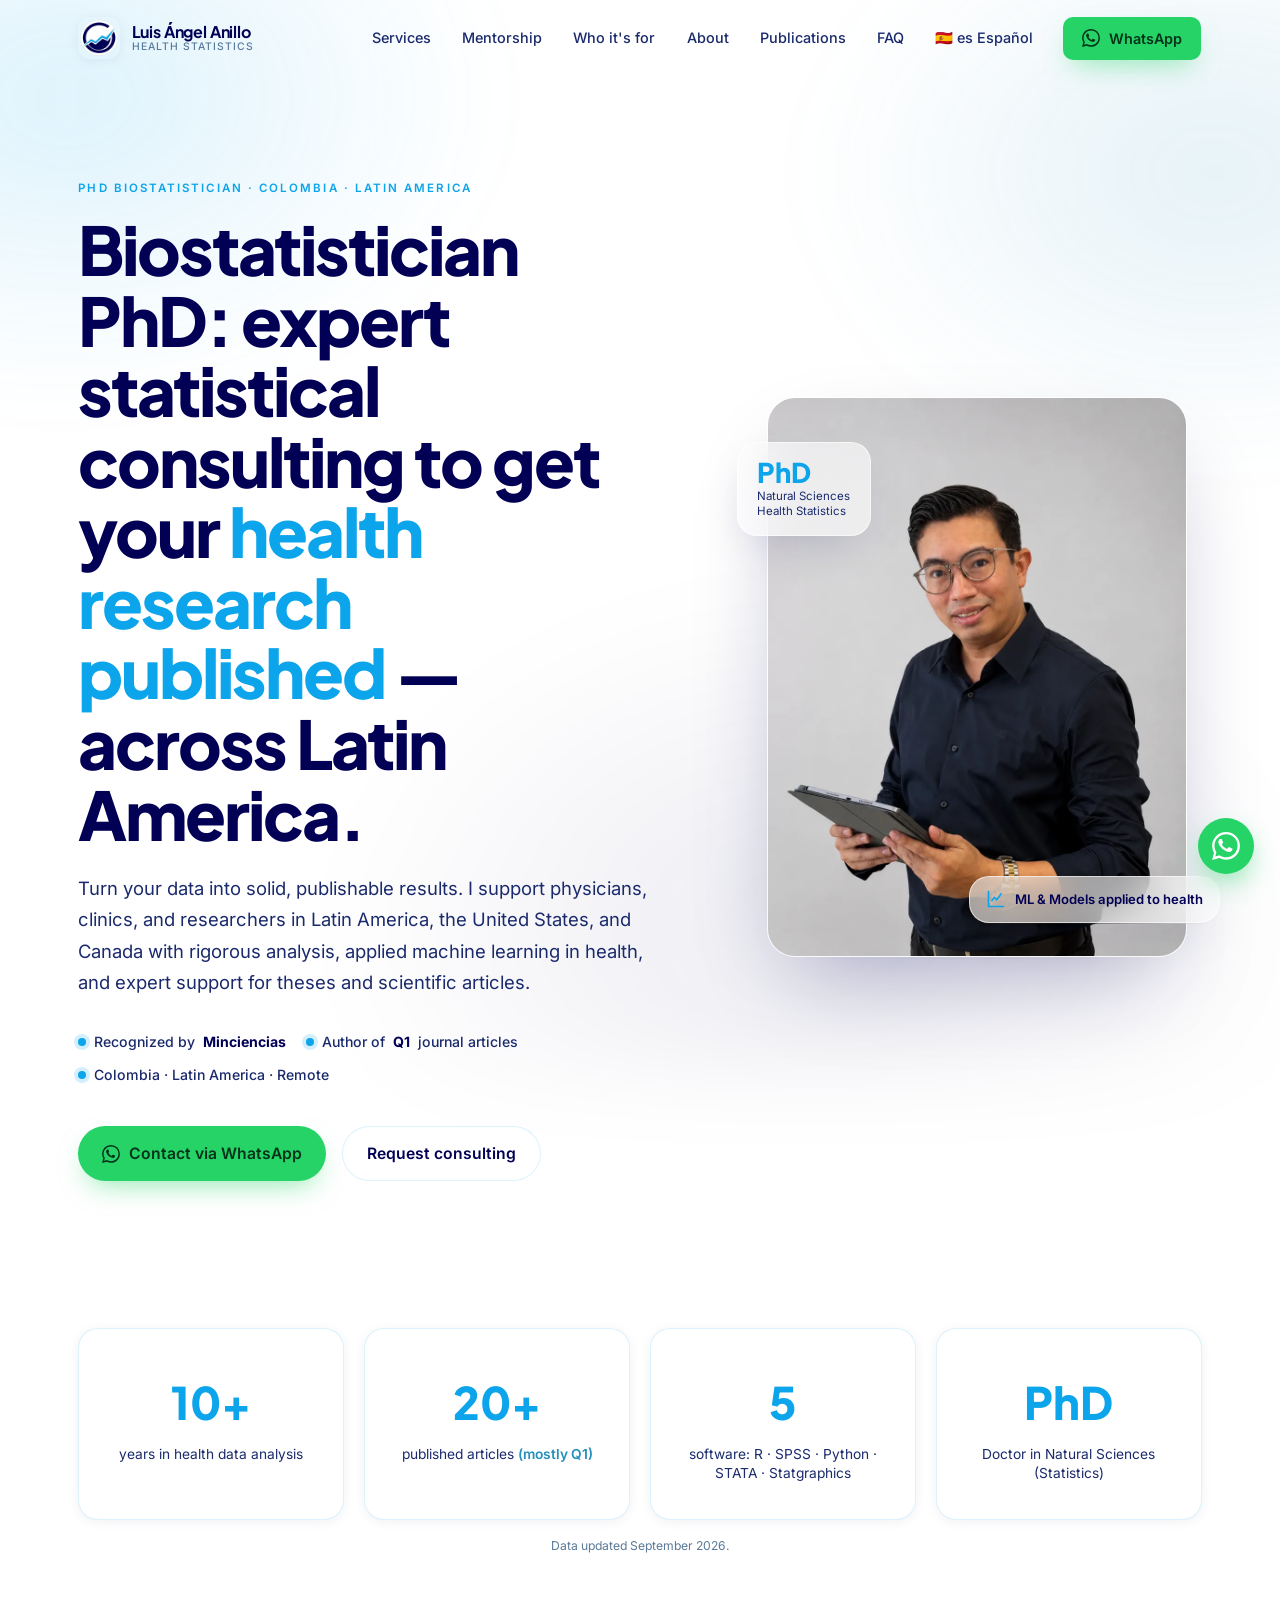
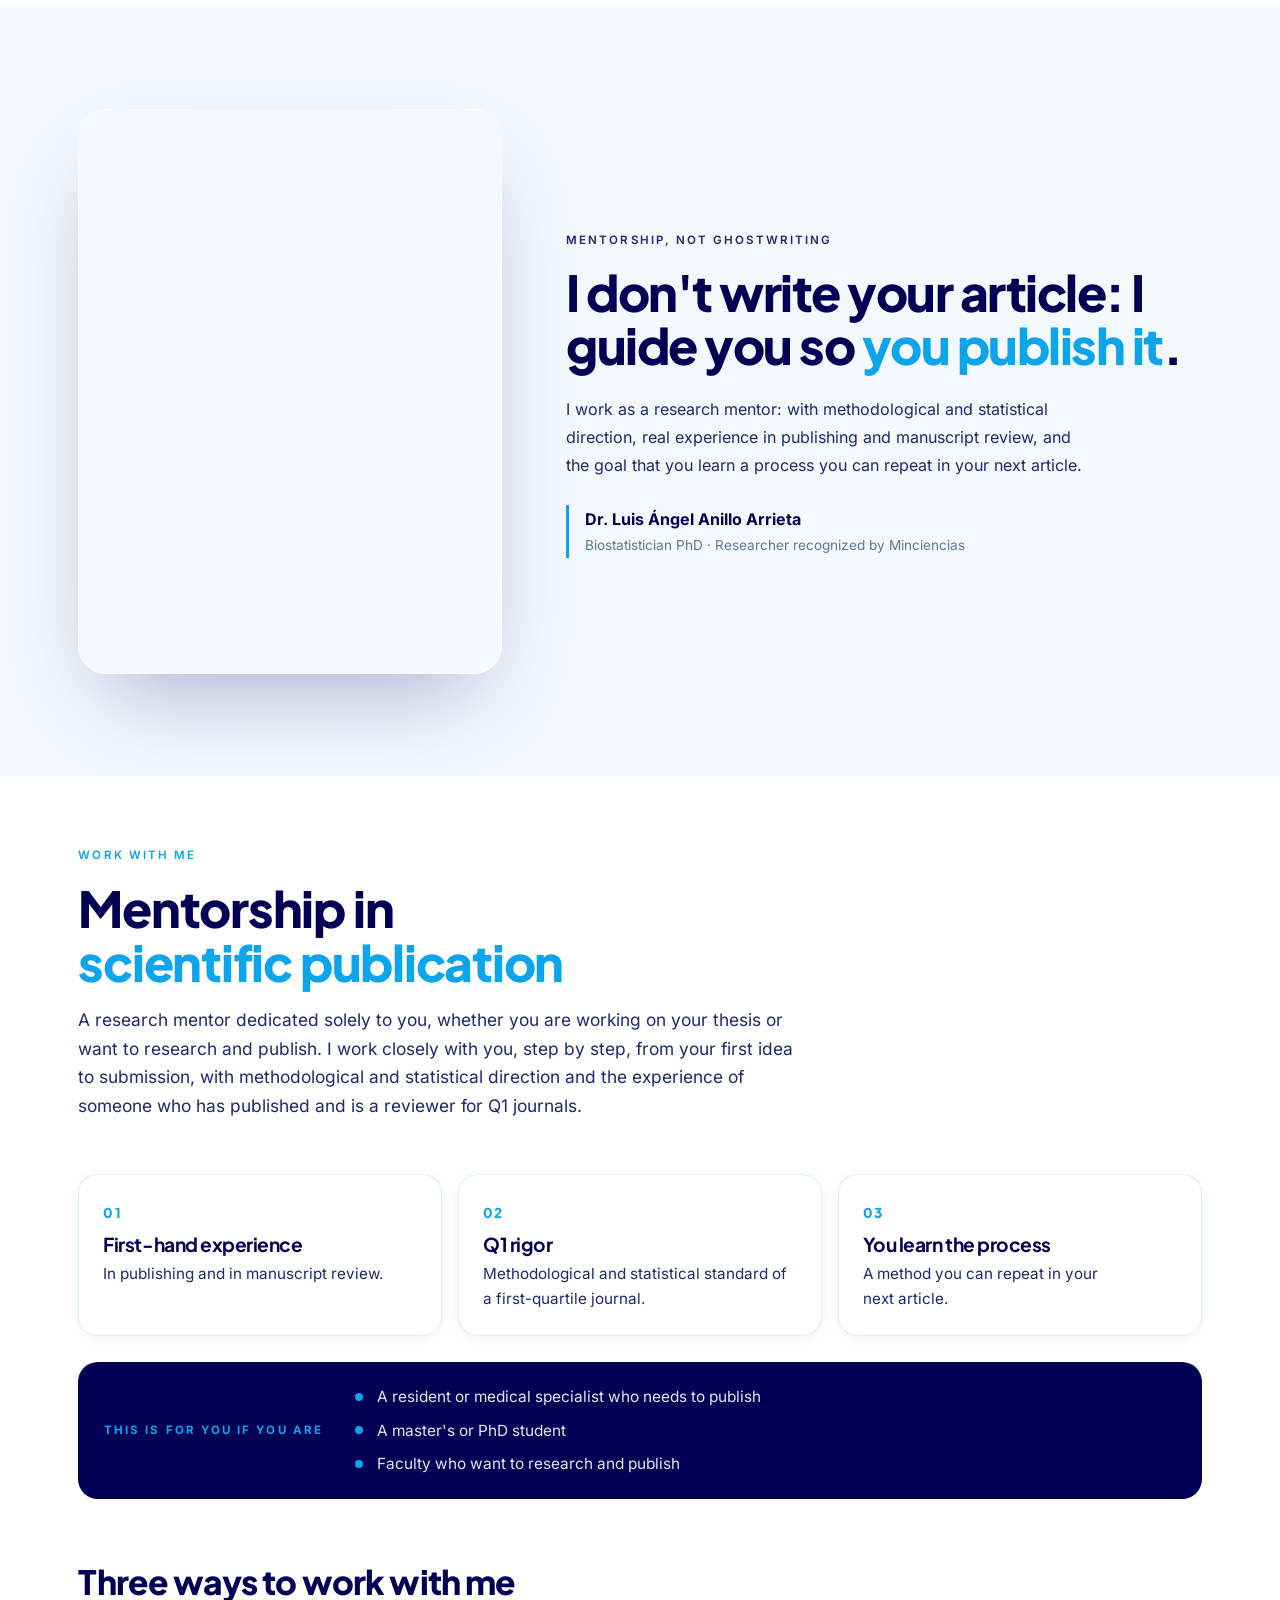
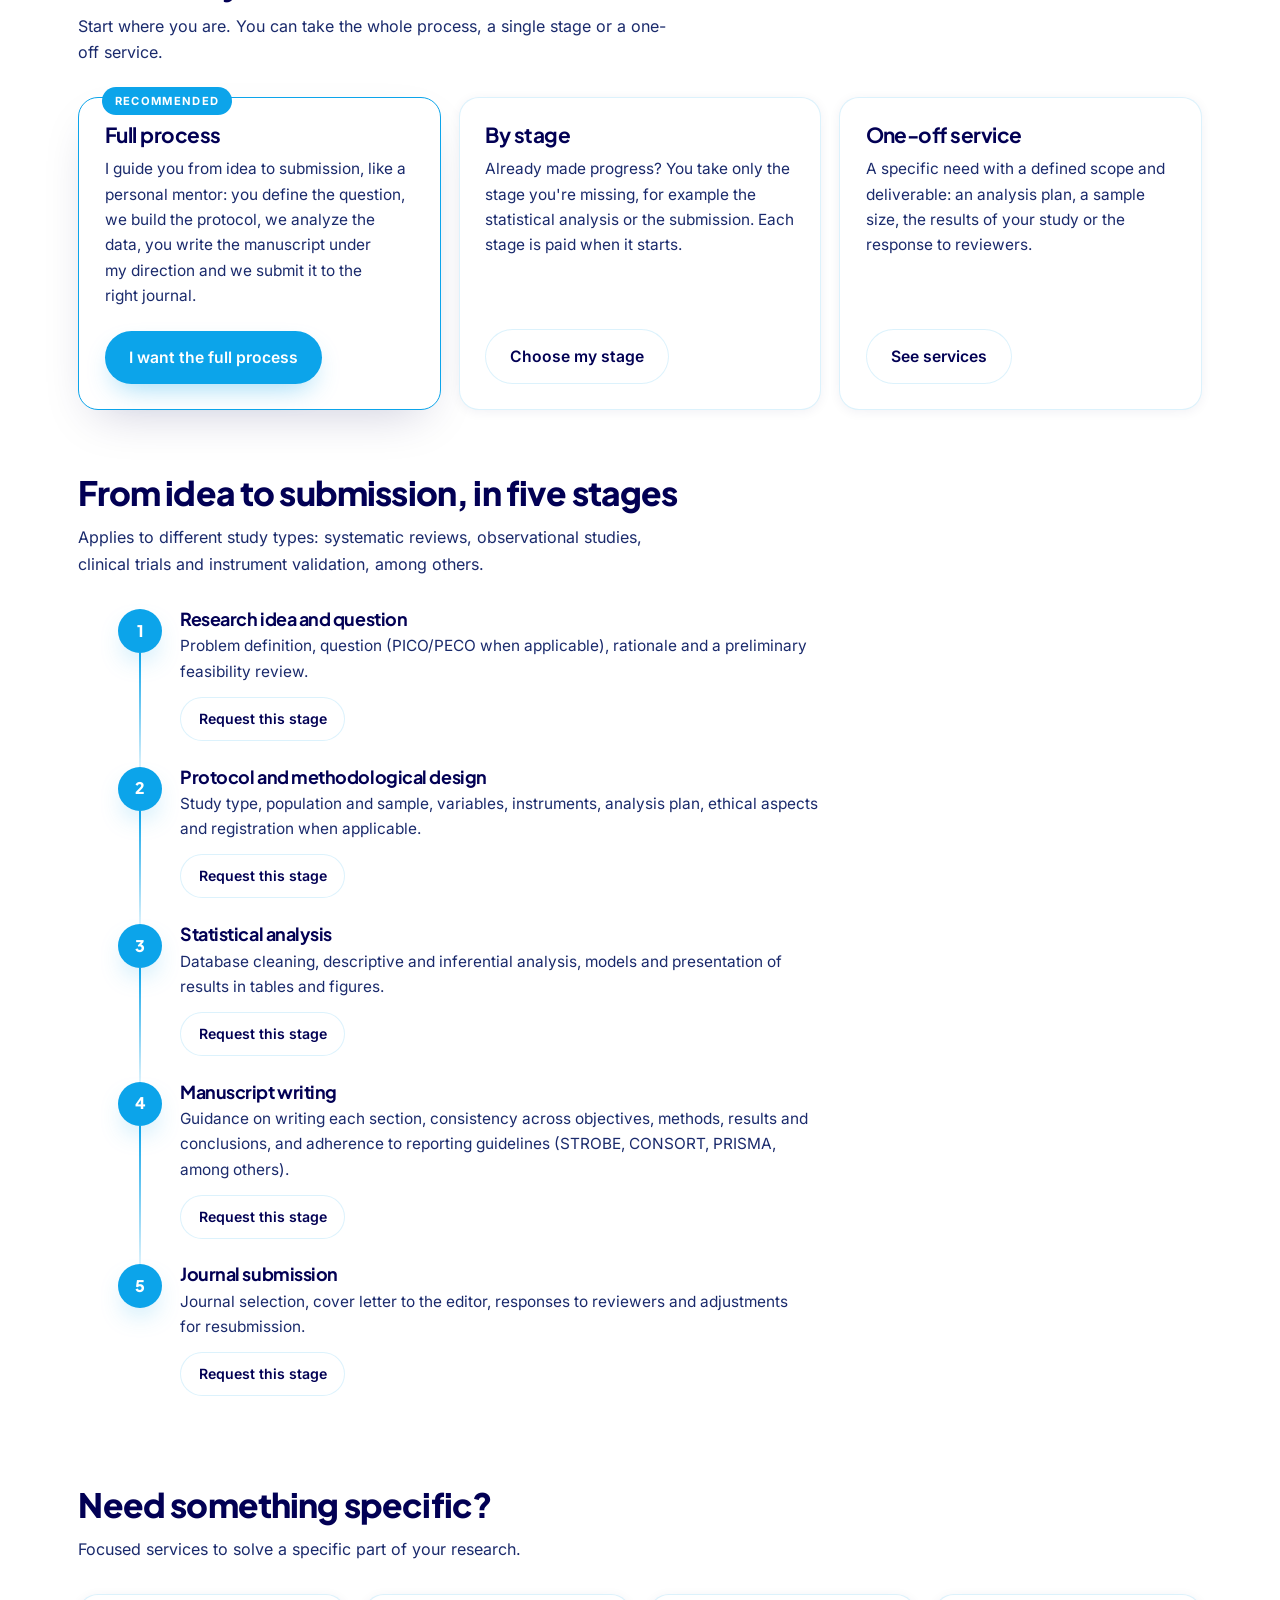
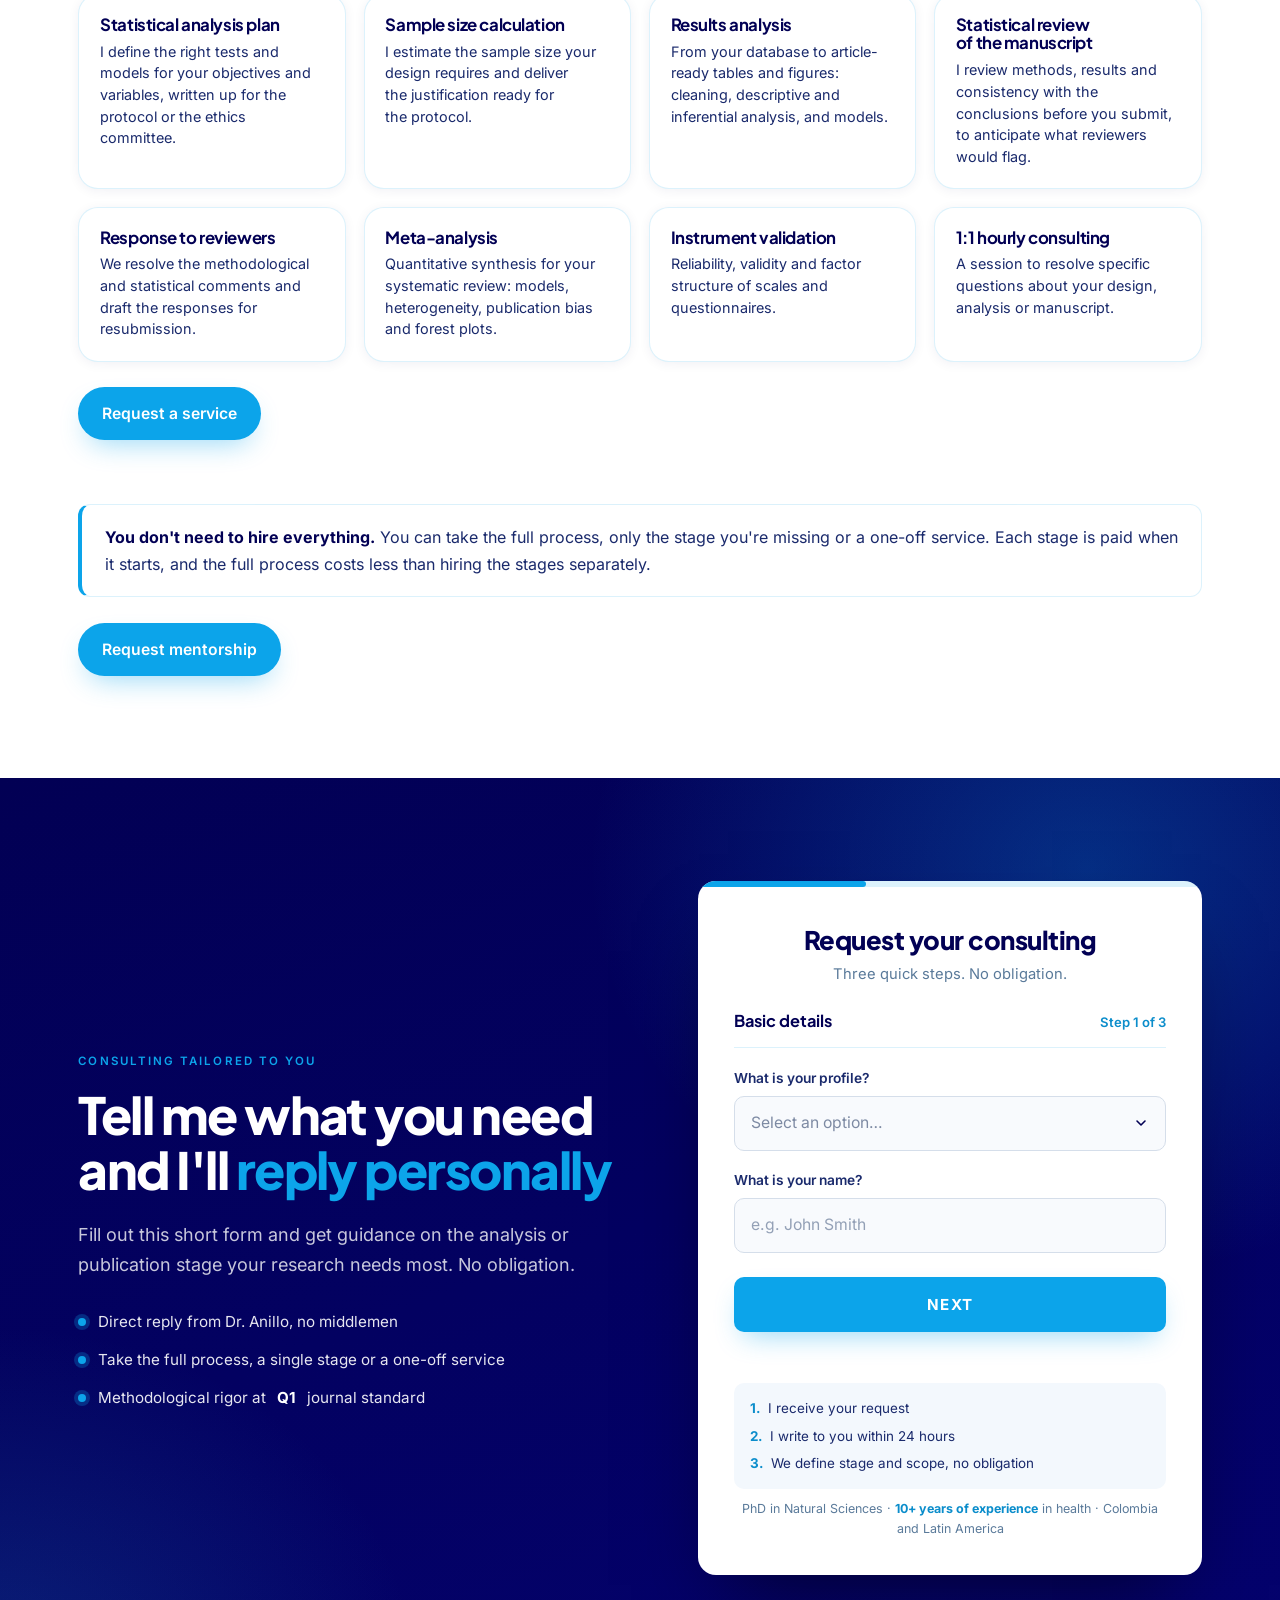
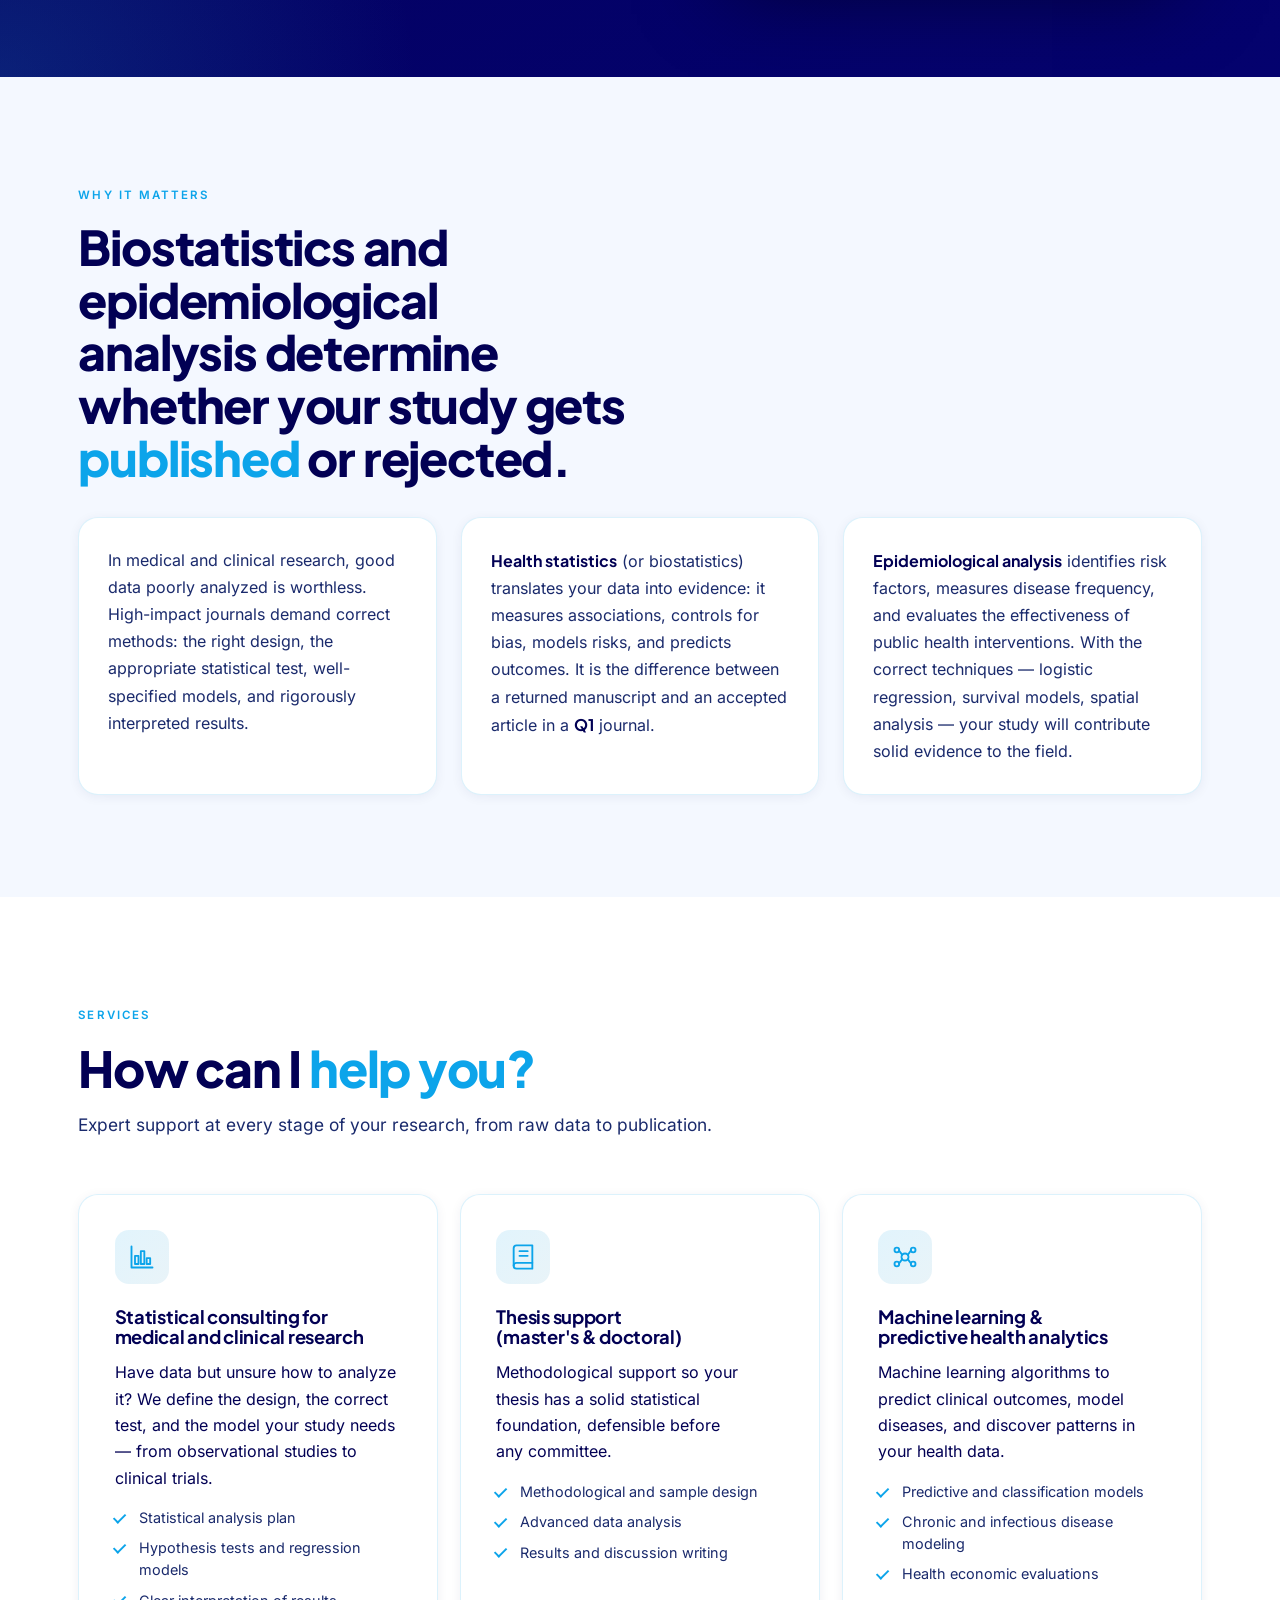
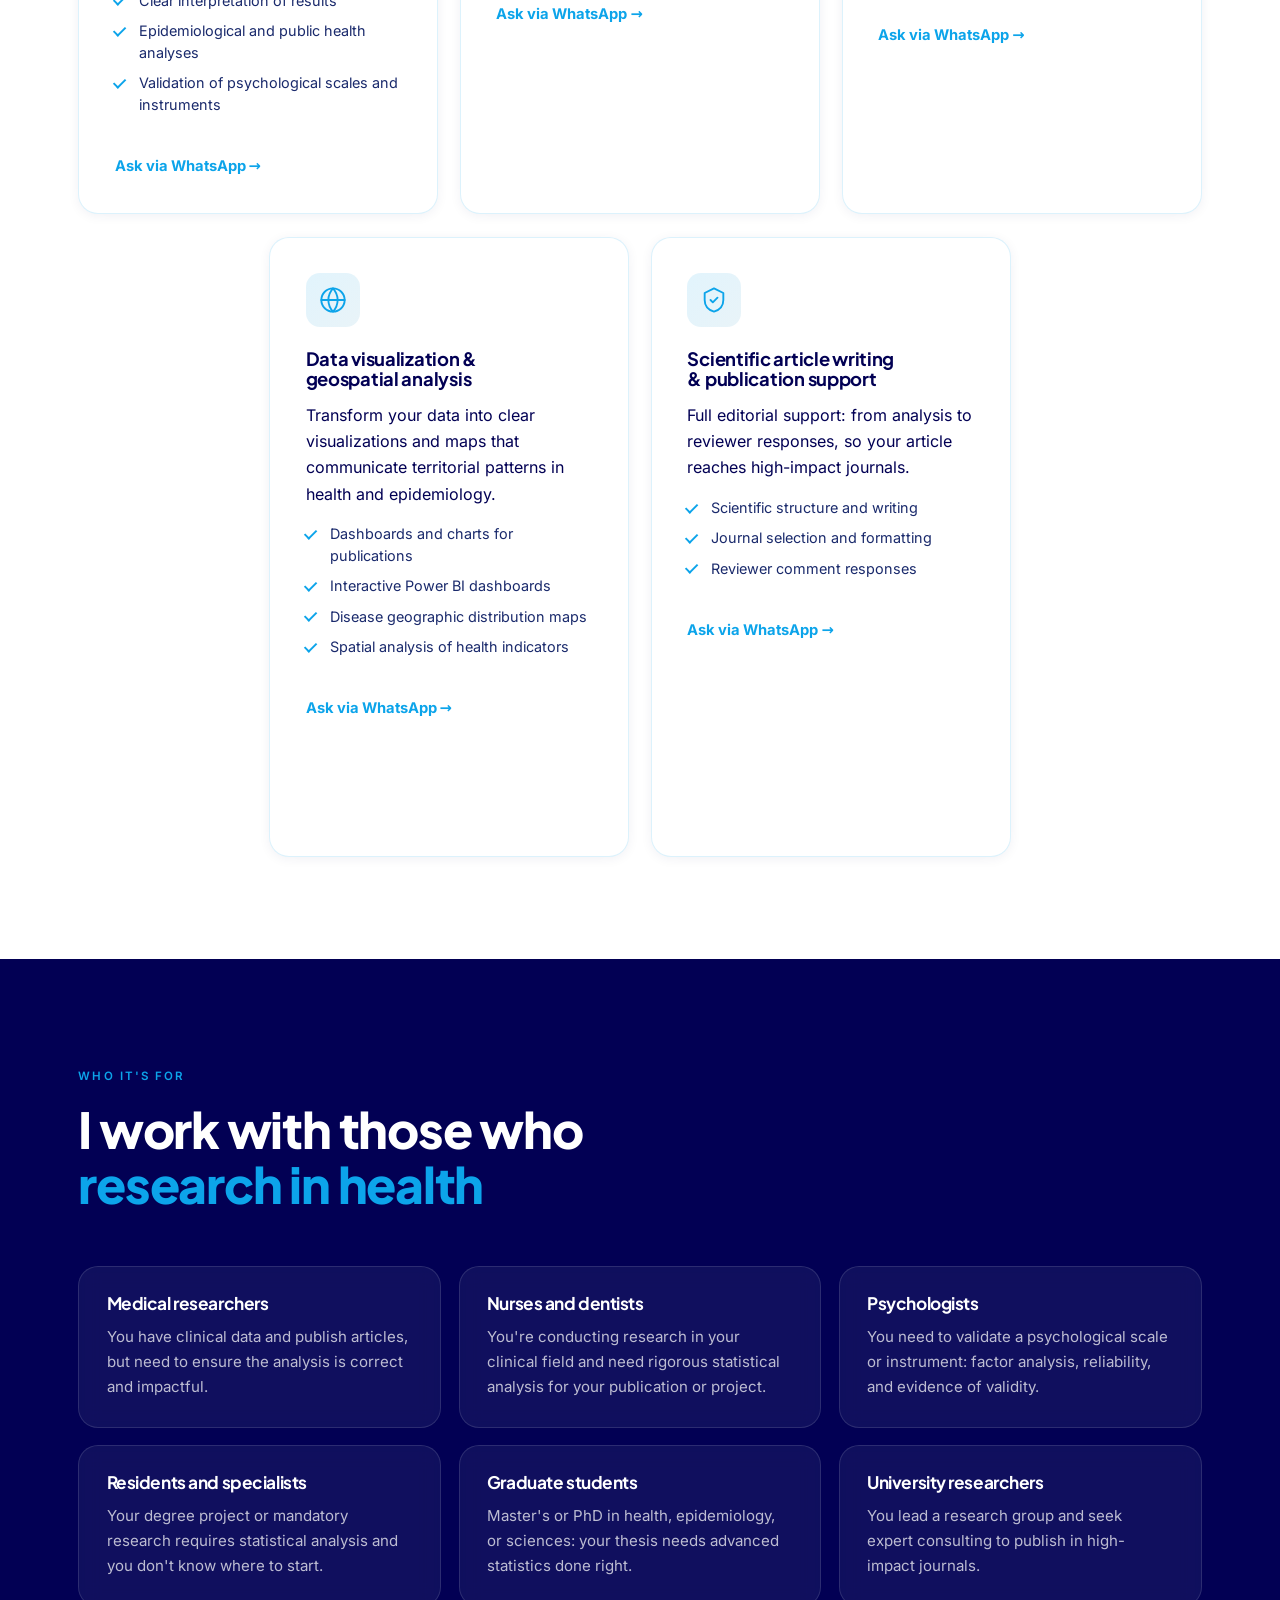
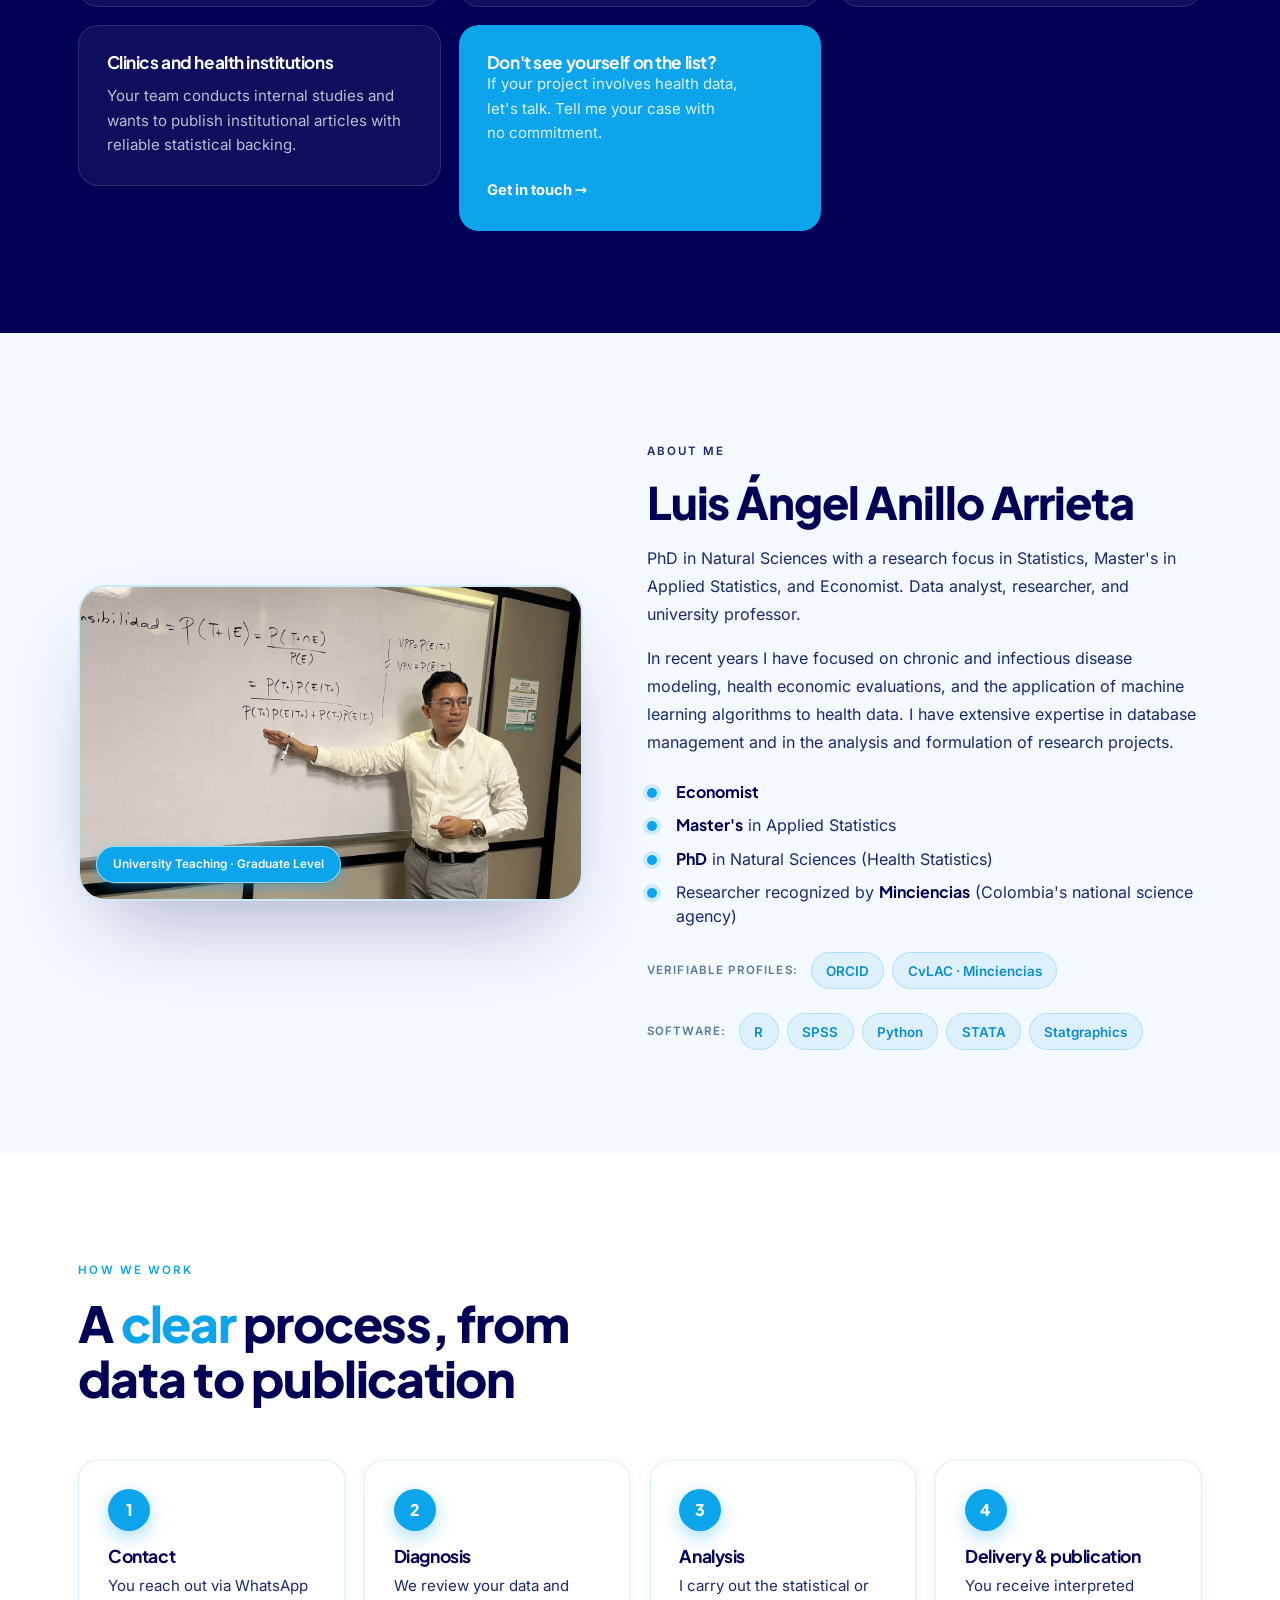
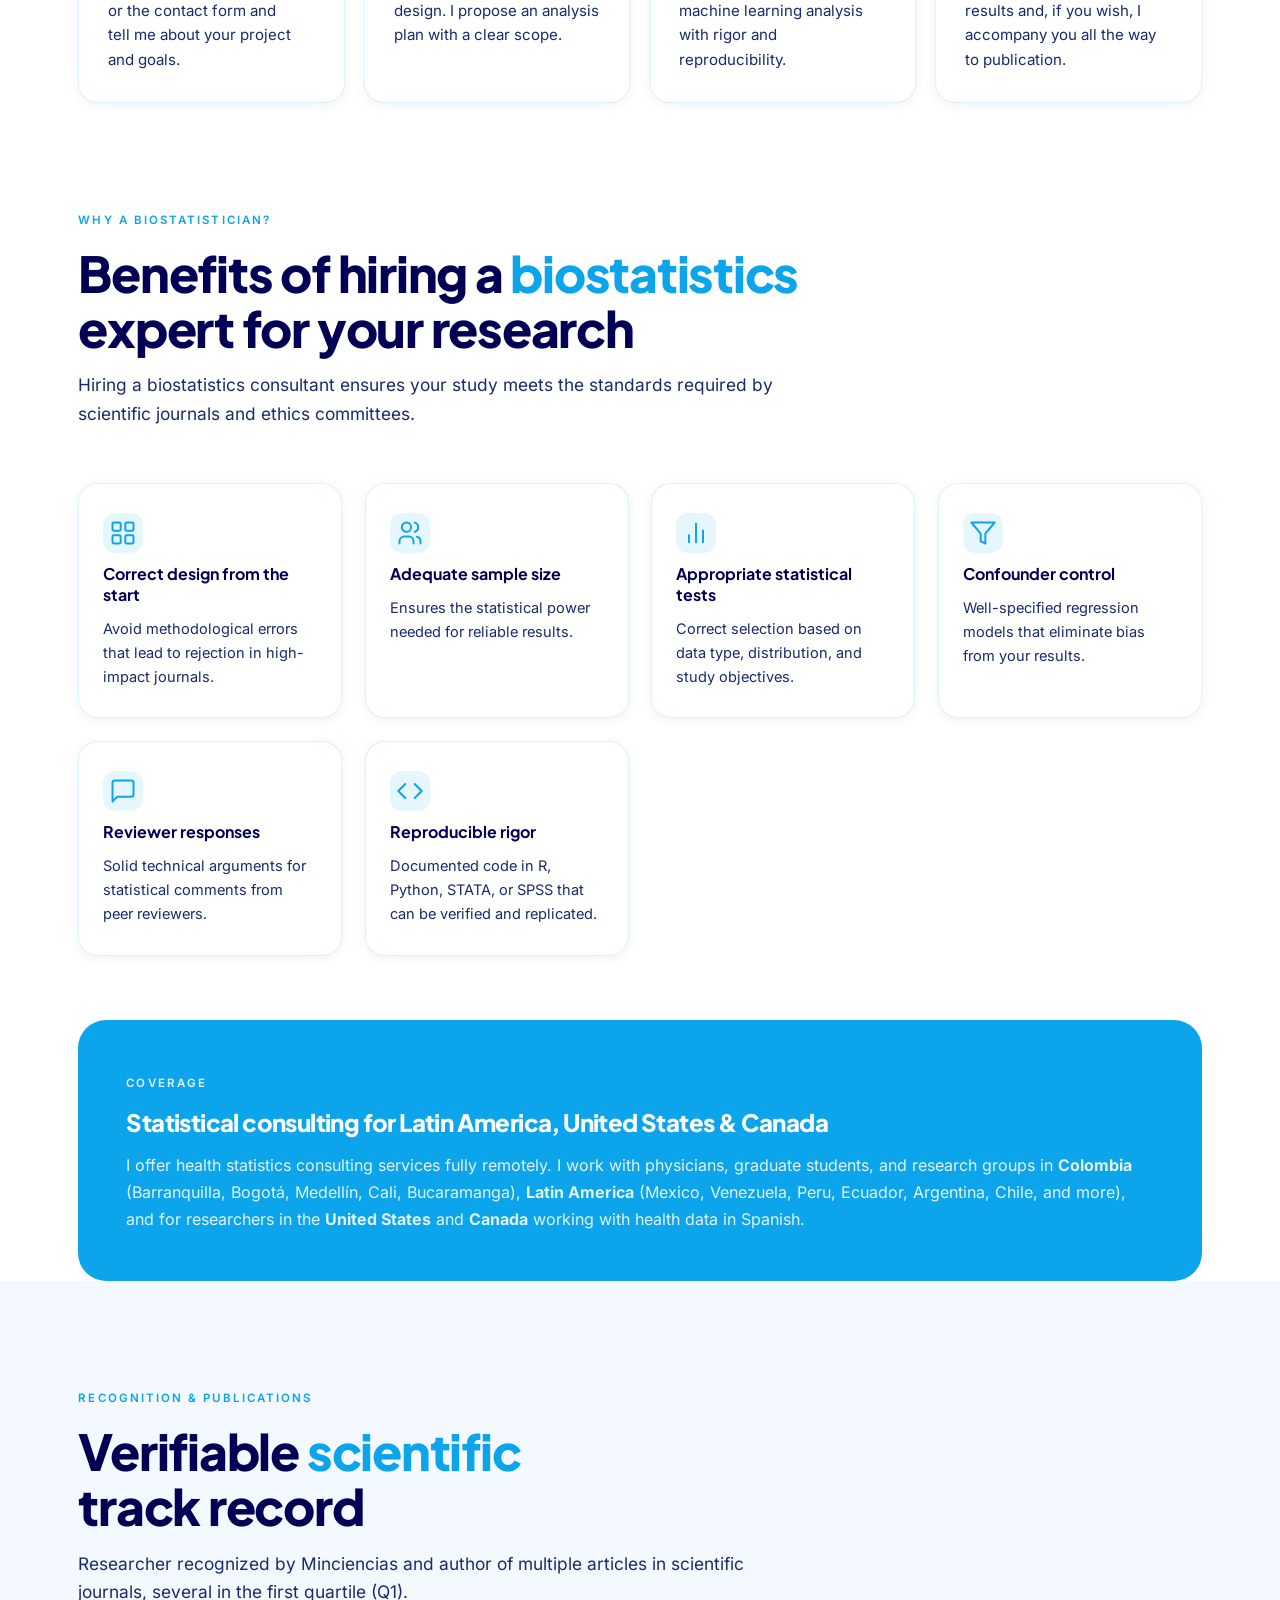
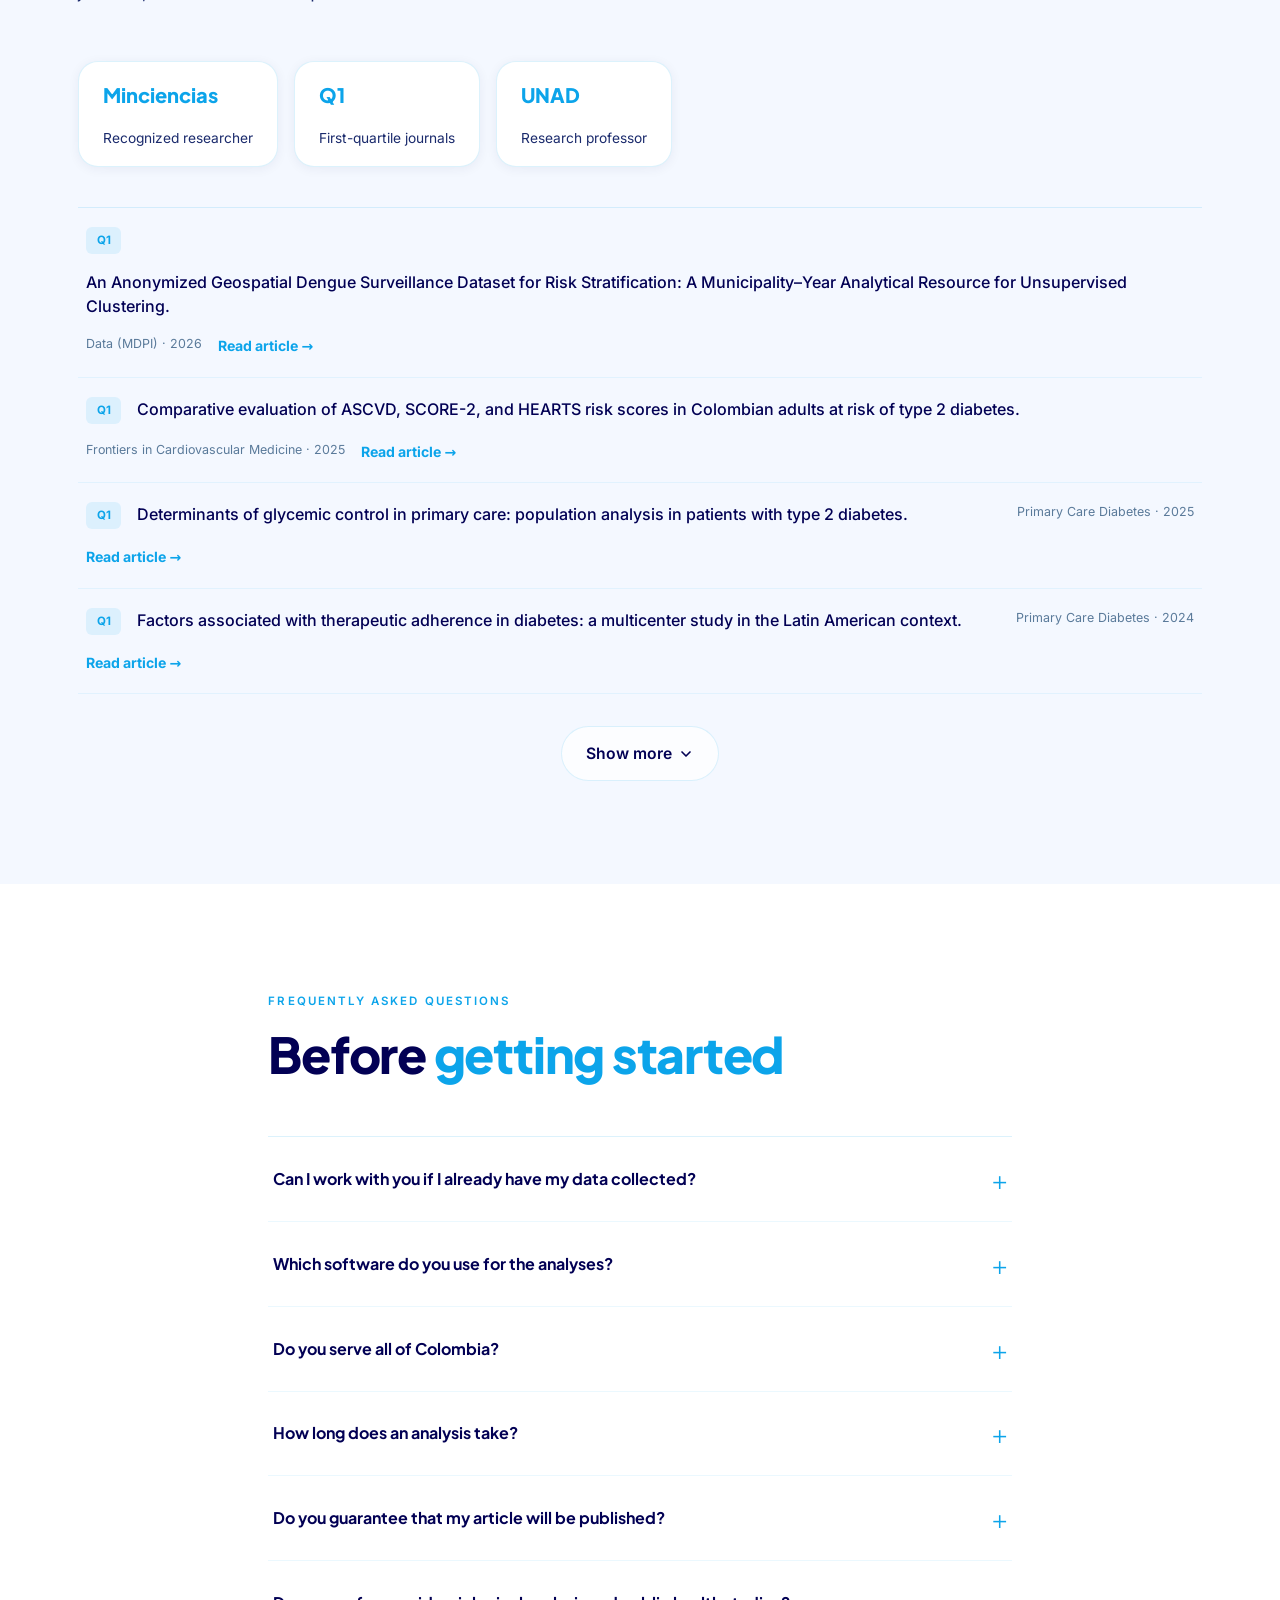
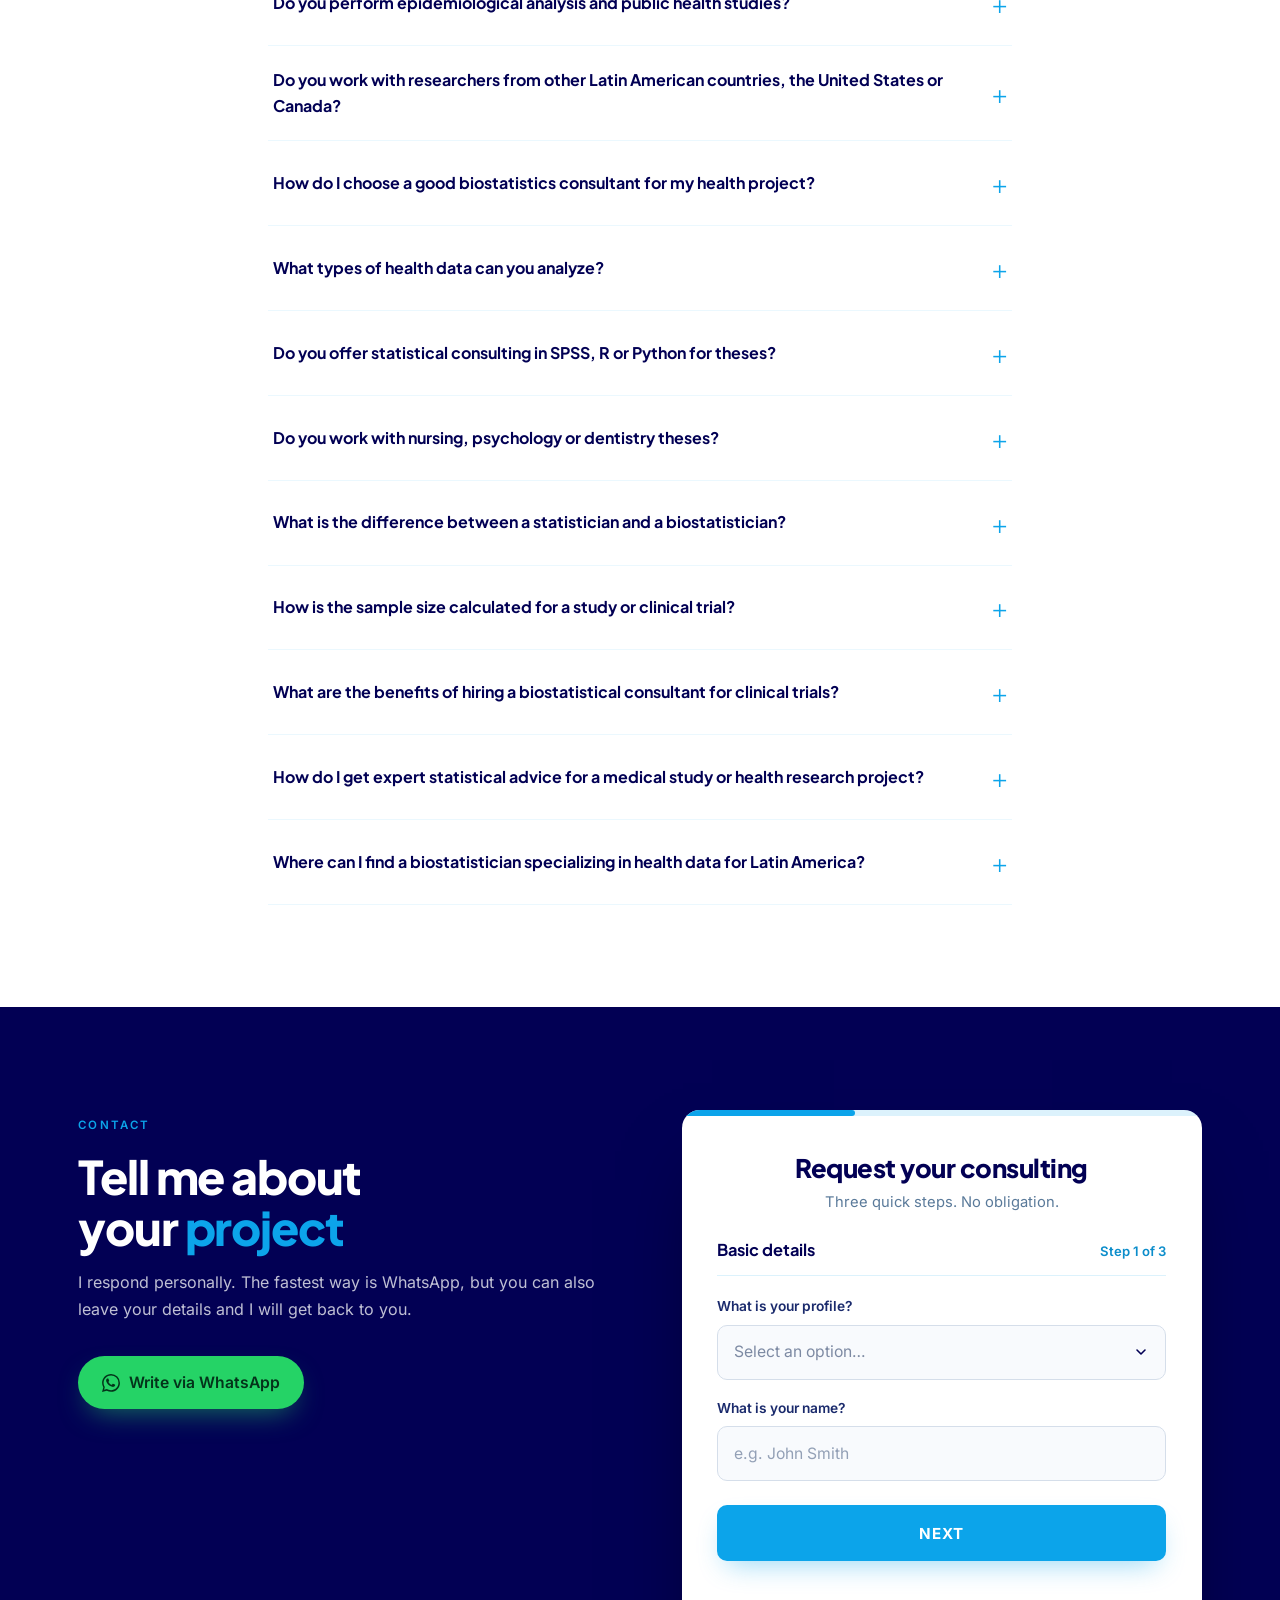
<file: en/index.html>
<!DOCTYPE html>
<html lang="en">
<head>
  <meta charset="utf-8" />
  <meta name="viewport" content="width=device-width, initial-scale=1" />

  <!-- Google tag (gtag.js) — loaded after window 'load' to keep it off the critical path -->
  <script>
    window.dataLayer = window.dataLayer || [];
    function gtag(){dataLayer.push(arguments);}
    gtag('js', new Date());
    gtag('config', 'G-XK62KZH00H');
    window.addEventListener('load', function () {
      var s = document.createElement('script');
      s.async = true;
      s.src = 'https://www.googletagmanager.com/gtag/js?id=G-XK62KZH00H';
      document.head.appendChild(s);
    });
  </script>

  <title>Health Statistics Consulting | Biostatistician PhD</title>
  <meta name="description" content="Statistical consulting for your health research: analysis, thesis and manuscript support. Mentorship with Dr. Luis Ángel Anillo, PhD. No obligation." />
  <meta name="robots" content="index, follow, max-snippet:-1, max-image-preview:large, max-video-preview:-1" />
  <meta name="author" content="Luis Ángel Anillo Arrieta" />
  <link rel="canonical" href="https://www.dranillostats.com/en/" />
  <link rel="alternate" hreflang="es-CO" href="https://www.dranillostats.com/" />
  <link rel="alternate" hreflang="en" href="https://www.dranillostats.com/en/" />
  <link rel="alternate" hreflang="x-default" href="https://www.dranillostats.com/" />

  <!-- Open Graph -->
  <meta property="og:type" content="website" />
  <meta property="og:locale" content="en_US" />
  <meta property="og:url" content="https://www.dranillostats.com/en/" />
  <meta property="og:title" content="Health Statistics Consulting | Biostatistician PhD · Dr. Luis Ángel Anillo" />
  <meta property="og:description" content="Expert biostatistics consulting for medical researchers, clinical trials, and public health projects. Remote services for Latin America, USA & Canada." />
  <meta property="og:image" content="https://www.dranillostats.com/assets/img/og-anillo-en.jpg" />
  <meta property="og:image:width" content="1200" />
  <meta property="og:image:height" content="630" />
  <meta property="og:image:alt" content="Dr. Luis Ángel Anillo, PhD biostatistician: statistical consulting to get your health research published" />
  <meta property="og:image:type" content="image/jpeg" />
  <meta name="twitter:card" content="summary_large_image" />
  <meta name="twitter:title" content="Health Statistics Consulting · Biostatistics | Dr. Luis Ángel Anillo" />
  <meta name="twitter:description" content="Expert biostatistics and health data analysis for researchers in Latin America, USA & Canada." />
  <meta name="twitter:image" content="https://www.dranillostats.com/assets/img/og-anillo-en.jpg" />

  <meta name="theme-color" content="#0CA4EA" />
  <link rel="icon" href="../assets/img/logo-anillo.png" type="image/png" />

  <!-- Fonts: self-hosted (see styles.css), no external round-trip -->
  <link rel="preload" as="font" type="font/woff2" href="../assets/fonts/inter-var.woff2" crossorigin />
  <link rel="preload" as="font" type="font/woff2" href="../assets/fonts/plus-jakarta-sans-var.woff2" crossorigin />

  <link rel="preload" as="image" href="../assets/img/foto-hero.webp" type="image/webp" fetchpriority="high" />

  <link rel="preload" as="style" href="../styles.css?v=20261001" />
  <style>
@font-face {
  font-family: 'Inter';
  font-style: normal;
  font-weight: 300 800;
  font-display: optional;
  src: url('../assets/fonts/inter-var.woff2') format('woff2');
  unicode-range: U+0000-00FF, U+0131, U+0152-0153, U+02BB-02BC, U+02C6, U+02DA, U+02DC, U+0304, U+0308, U+0329, U+2000-206F, U+20AC, U+2122, U+2191, U+2193, U+2212, U+2215, U+FEFF, U+FFFD;
}
@font-face {
  font-family: 'Plus Jakarta Sans';
  font-style: normal;
  font-weight: 300 800;
  font-display: optional;
  src: url('../assets/fonts/plus-jakarta-sans-var.woff2') format('woff2');
  unicode-range: U+0000-00FF, U+0131, U+0152-0153, U+02BB-02BC, U+02C6, U+02DA, U+02DC, U+0304, U+0308, U+0329, U+2000-206F, U+20AC, U+2122, U+2191, U+2193, U+2212, U+2215, U+FEFF, U+FFFD;
}

:root {
  /* Paleta corporativa */
  --accent:    #0CA4EA;
  --accent-d:  #0B8DCB;
  --accent-2:  #248FBD;
  --bg-dark:   #020054;
  --bg-dark-2: #06007a;

  /* Fondos & superficies */
  --bg:        #F4F8FF;
  --bg-2:      #EAF2FB;
  --paper:     #ffffff;

  /* Tipografía */
  --ink:       #020054;
  --ink-soft:  #1A2A6C;
  --ink-mute:  #5A7A9A;

  /* Colores de apoyo */
  --gold:      #F59E0B;
  --wa:        #25d366;
  --wa-d:      #1ebe57;

  /* Glass / líneas */
  --glass:        rgba(255, 255, 255, 0.60);
  --glass-2:      rgba(255, 255, 255, 0.35);
  --glass-dark:   rgba(2, 0, 84, 0.55);
  --line:         rgba(12, 164, 234, 0.14);
  --line-2:       rgba(12, 164, 234, 0.08);
  --line-dark:    rgba(255, 255, 255, 0.12);

  /* Sombras */
  --shadow-sm: 0 2px 12px rgba(2, 0, 84, 0.06);
  --shadow:    0 18px 50px -18px rgba(2, 0, 84, 0.22);
  --shadow-lg: 0 40px 90px -30px rgba(2, 0, 84, 0.32);
  --shadow-accent: 0 12px 28px -10px rgba(12, 164, 234, 0.45);

  /* Tipografía */
  --sans:   "Plus Jakarta Sans", "Inter", system-ui, -apple-system, sans-serif;
  --body:   "Inter", system-ui, -apple-system, "Segoe UI", Roboto, sans-serif;
  /* --serif y --mono conservados por compatibilidad con JS */
  --serif:  "Plus Jakarta Sans", system-ui, sans-serif;
  --mono:   "Inter", ui-monospace, monospace;

  /* Layout */
  --container: 1200px;
  --gutter:    clamp(1.1rem, 4vw, 2.4rem);
  --radius:    20px;
  --radius-lg: 28px;
  --section-py: clamp(4rem, 8vw, 7rem);

  /* Easing */
  --ease-out:    cubic-bezier(0.16, 1, 0.3, 1);
  --ease-soft:   cubic-bezier(0.25, 0.46, 0.45, 0.94);
  --ease-bounce: cubic-bezier(0.34, 1.56, 0.64, 1);
}

*, *::before, *::after { box-sizing: border-box; margin: 0; }
[hidden] { display: none !important; }
html { -webkit-text-size-adjust: 100%; tab-size: 2; scroll-behavior: smooth; }
body {
  font-family: var(--body);
  font-size: 16px;
  line-height: 1.65;
  color: var(--ink);
  background: var(--paper);
  -webkit-font-smoothing: antialiased;
  text-rendering: optimizeLegibility;
  overflow-x: clip;
  overscroll-behavior-y: none;
}
img, svg, video { display: block; max-width: 100%; }
img { height: auto; }
button { font: inherit; color: inherit; cursor: pointer; border: 0; background: none; }
a { color: inherit; text-decoration: none; }
p  { text-wrap: pretty; }
h1, h2, h3, h4 { font-family: var(--sans); text-wrap: balance; line-height: 1.1; letter-spacing: -0.025em; font-weight: 700; }
ul { list-style: none; padding: 0; }
::selection { background: var(--accent); color: #fff; }

:focus-visible {
  outline: 2px solid var(--accent);
  outline-offset: 3px;
  border-radius: 6px;
}

.container {
  width: 100%;
  max-width: var(--container);
  margin-inline: auto;
  padding-inline: var(--gutter);
}
.skip-link {
  position: fixed; top: -100px; left: 1rem;
  padding: .6rem 1rem; background: var(--ink); color: #fff;
  z-index: 9999; border-radius: 8px; font-weight: 600;
  transition: top .2s var(--ease-out);
}
.skip-link:focus { top: 1rem; }

.kicker {
  font-family: var(--body);
  font-size: .72rem;
  font-weight: 600;
  letter-spacing: .18em;
  text-transform: uppercase;
  color: var(--accent);
  margin-bottom: 1rem;
  display: inline-block;
}

em { font-style: normal; }

h2 em, h1 em { color: var(--accent); font-style: normal; font-weight: 800; }

section { position: relative; }

.bg-mesh {
  position: fixed; inset: -20%;
  z-index: -2;
  background:
    radial-gradient(40% 40% at 18% 22%, rgba(12,164,234,0.14) 0%, transparent 60%),
    radial-gradient(38% 38% at 82% 28%, rgba(36,143,189,0.12) 0%, transparent 60%),
    radial-gradient(46% 46% at 60% 88%, rgba(2,0,84,0.08) 0%, transparent 60%);
  filter: blur(40px);
  animation: meshDrift 28s ease-in-out infinite;
  pointer-events: none;
}
@keyframes meshDrift {
  0%, 100% { transform: scale(1) translate3d(0,0,0) rotate(0deg); }
  50%      { transform: scale(1.18) translate3d(2%, -2%, 0) rotate(8deg); }
}

.btn {
  display: inline-flex; align-items: center; gap: .55rem;
  padding: .85rem 1.5rem;
  border-radius: 999px;
  font-weight: 600;
  font-size: .98rem;
  transition: transform .35s var(--ease-out), box-shadow .35s var(--ease-out), background-color .25s var(--ease-out), color .25s var(--ease-out);
  will-change: transform;
}
.btn-primary {
  background: var(--accent);
  color: #fff;
  box-shadow: var(--shadow-accent);
}
.btn-primary:hover { background: var(--bg-dark); transform: translateY(-2px); box-shadow: 0 18px 36px -10px rgba(12,164,234,.7); }
.btn-ghost {
  background: rgba(255,255,255,0.7);
  color: var(--ink);
  border: 1.5px solid var(--line);
  -webkit-backdrop-filter: blur(8px); backdrop-filter: blur(8px);
}
.btn-ghost:hover { transform: translateY(-2px); border-color: var(--accent); color: var(--accent); background: rgba(12,164,234,0.06); }
.btn-wa { background: var(--wa); color: #04331a; box-shadow: 0 12px 28px -10px rgba(37,211,102,.55); }
.btn-wa:hover { background: var(--wa-d); transform: translateY(-2px); }
.ico-wa { flex: none; }

.nav {
  position: sticky; top: 0; z-index: 100;
  transition: background-color .3s var(--ease-out), box-shadow .3s var(--ease-out), border-color .3s var(--ease-out);
  border-bottom: 1px solid transparent;
}
.nav.scrolled {
  background: rgba(255,255,255,0.88);
  -webkit-backdrop-filter: blur(20px) saturate(160%); backdrop-filter: blur(20px) saturate(160%);
  border-bottom-color: var(--line);
  box-shadow: 0 4px 24px rgba(2,0,84,0.08);
}
.nav-inner {
  display: flex; align-items: center; gap: 1rem;
  min-height: 76px;
}
.brand { display: inline-flex; align-items: center; gap: .7rem; margin-right: auto; }
.brand-mark {
  width: 42px; height: 42px; border-radius: 12px;
  box-shadow: var(--shadow-sm);
  display: block;
  object-fit: contain;
}
.brand-text { display: flex; flex-direction: column; line-height: 1.15; }
.brand-text strong { font-family: var(--sans); font-size: 1rem; font-weight: 700; letter-spacing: -.01em; color: var(--ink); }
.brand-text em { font-family: var(--body); font-style: normal; font-size: .65rem; font-weight: 500; letter-spacing: .1em; text-transform: uppercase; color: var(--ink-mute); }

.nav-links { display: none; gap: .15rem; }
.nav-links a {
  position: relative; padding: .5rem .9rem; border-radius: 8px;
  color: var(--ink-soft); font-size: .9rem; font-weight: 500;
  transition: color .2s var(--ease-out), background .2s var(--ease-out);
}
.nav-links a:hover { color: var(--accent); background: rgba(12,164,234,0.07); }
.nav-cta { display: none; padding: .6rem 1.2rem; font-size: .9rem; border-radius: 10px; font-weight: 600; }

.nav-toggle {
  display: inline-flex; flex-direction: column; gap: 5px; padding: 10px; margin-left: auto;
}
.nav-toggle span { width: 22px; height: 2px; background: var(--ink); border-radius: 2px; transition: transform .3s var(--ease-out), opacity .2s; }
.nav-toggle[aria-expanded="true"] span:nth-child(1) { transform: translateY(7px) rotate(45deg); }
.nav-toggle[aria-expanded="true"] span:nth-child(2) { opacity: 0; }
.nav-toggle[aria-expanded="true"] span:nth-child(3) { transform: translateY(-7px) rotate(-45deg); }

/* mobile menu panel */
.nav-mobile {
  position: fixed; inset: 76px 0 auto 0; z-index: 99;
  background: rgba(255,255,255,0.97);
  -webkit-backdrop-filter: blur(20px); backdrop-filter: blur(20px);
  border-bottom: 1px solid var(--line);
  display: grid; gap: .1rem; padding: 1rem var(--gutter) 1.8rem;
  transform: translateY(-12px); opacity: 0; pointer-events: none;
  transition: transform .3s var(--ease-out), opacity .3s var(--ease-out);
  box-shadow: 0 8px 32px rgba(2,0,84,0.10);
}
.nav-mobile.open { transform: translateY(0); opacity: 1; pointer-events: auto; }
.nav-mobile a { padding: .85rem .5rem; font-size: 1rem; font-weight: 600; color: var(--ink); border-bottom: 1px solid var(--line-2); transition: color .2s; }
.nav-mobile a:hover { color: var(--accent); }
.nav-mobile .btn { margin-top: 1rem; justify-content: center; border-radius: 10px; }

.glass {
  background: rgba(255,255,255,0.72);
  border: 1px solid rgba(255,255,255,0.6);
  border-radius: var(--radius);
  box-shadow: var(--shadow);
}
@supports ((backdrop-filter: blur(20px)) or (-webkit-backdrop-filter: blur(20px))) {
  .glass {
    background: var(--glass);
    -webkit-backdrop-filter: blur(22px) saturate(170%);
    backdrop-filter: blur(22px) saturate(170%);
  }
}

.hero {
  padding: clamp(3rem, 8vw, 6rem) 0 clamp(3.5rem, 8vw, 6rem);
  min-height: 92svh;
  display: flex; align-items: center;
}
.hero-grid { display: grid; gap: clamp(2.5rem, 5vw, 4rem); align-items: center; }
.hero-title {
  font-family: var(--sans);
  font-size: clamp(2.4rem, 6.5vw, 4.2rem);
  font-weight: 800;
  letter-spacing: -.03em;
  line-height: 1.05;
}
.hero-sub { margin-top: 1.5rem; color: var(--ink-soft); font-size: clamp(1rem, 2vw, 1.15rem); max-width: 52ch; line-height: 1.7; font-family: var(--body); }
.hero-badges { display: flex; flex-wrap: wrap; gap: .6rem 1.2rem; margin-top: 2rem; }
.hero-badges li {
  display: inline-flex; align-items: center; gap: .5rem;
  font-size: .88rem; color: var(--ink-soft); font-family: var(--body); font-weight: 500;
}
.hero-badges .dot {
  width: 8px; height: 8px; border-radius: 50%;
  background: var(--accent); box-shadow: 0 0 0 4px rgba(12,164,234,0.18);
}
.hero-badges strong { color: var(--ink); }
.hero-cta { display: flex; flex-wrap: wrap; gap: 1rem; margin-top: 2.5rem; }

.hero-media { position: relative; justify-self: center; width: min(420px, 100%); }
.hero-photo-wrap {
  position: relative; border-radius: var(--radius-lg); overflow: hidden;
  box-shadow: var(--shadow-lg); border: 1px solid rgba(255,255,255,.7);
}
.hero-photo { width: 100%; aspect-ratio: 3/4; object-fit: cover; object-position: center 20%; }
.hero-photo-glow {
  position: absolute; inset: auto -20% -30% -20%; height: 60%;
  background: radial-gradient(60% 80% at 50% 100%, rgba(12,164,234,.45), transparent 70%);
  filter: blur(30px); z-index: -1;
}
.hero-float-card {
  position: absolute; top: 6%; left: 3%;
  display: grid; gap: .15rem; padding: 1rem 1.2rem;
  text-align: left;
}
.hfc-num { font-family: var(--sans); font-size: 1.7rem; font-weight: 800; color: var(--accent); line-height: 1; }
.hfc-label { font-size: .72rem; color: var(--ink-soft); line-height: 1.3; font-family: var(--body); }
.hero-float-chip {
  position: absolute; bottom: 5%; right: 3%; max-width: 70%;
  display: inline-flex; align-items: center; gap: .55rem;
  padding: .75rem 1rem; font-size: .82rem; font-weight: 600; color: var(--ink); font-family: var(--body);
}
.hero-float-chip svg { color: var(--accent); flex: none; }

/* float bob animation */
.hero-float-card, .hero-float-chip { animation: bob 6s ease-in-out infinite; }
.hero-float-chip { animation-delay: -3s; }
@keyframes bob { 0%,100% { transform: translateY(0); } 50% { transform: translateY(-10px); } }

@media (min-width: 960px) {
  .nav-links { display: flex; }
  .nav-cta { display: inline-flex; }
  .nav-toggle { display: none; }
  .hero-grid { grid-template-columns: 1.15fr .85fr; }
  .hero-copy { max-width: 36rem; }
  .hero-float-card { left: -7%; top: 8%; }
  .hero-float-chip { right: -8%; bottom: 6%; }
}

@media (prefers-reduced-motion: reduce) {
  .bg-mesh { animation: none; }
  .hero-float-card, .hero-float-chip { animation: none; }
}
  </style>
  <link rel="stylesheet" href="../styles.css?v=20261001" media="print" onload="this.media='all'" />
  <noscript><link rel="stylesheet" href="../styles.css?v=20261001" /></noscript>

  <!-- Structured data -->
  <script type="application/ld+json">
  {
    "@context": "https://schema.org",
    "@graph": [
      {
        "@type": "ProfessionalService",
        "@id": "https://www.dranillostats.com/#service",
        "name": "Dr. Luis Ángel Anillo Arrieta — Health Statistics Consulting",
        "description": "Expert biostatistics and health data analysis for medical research, clinical trials, epidemiological studies, and public health projects. Remote services for Latin America, USA & Canada.",
        "url": "https://www.dranillostats.com/en/",
        "telephone": "+573004360580",
        "email": "anilloluis1@gmail.com",
        "image": "https://www.dranillostats.com/assets/img/foto-hero.jpg",
        "serviceType": "Biostatistics and Statistical Health Consulting",
        "areaServed": [
          {
            "@type": "Country",
            "name": "Colombia"
          },
          {
            "@type": "Country",
            "name": "United States"
          },
          {
            "@type": "Country",
            "name": "Canada"
          },
          {
            "@type": "Place",
            "name": "Latin America"
          },
          {
            "@type": "City",
            "name": "Barranquilla"
          },
          {
            "@type": "City",
            "name": "Bogotá"
          },
          {
            "@type": "City",
            "name": "Medellín"
          },
          {
            "@type": "City",
            "name": "Cali"
          },
          {
            "@type": "City",
            "name": "Bucaramanga"
          }
        ],
        "sameAs": [
          "https://www.instagram.com/dranillo_stats/",
          "https://www.linkedin.com/in/luis-angel-anillo-arrieta-11b5172a1/"
        ],
        "hasOfferCatalog": {
          "@type": "OfferCatalog",
          "name": "Health Statistics Consulting Services",
          "itemListElement": [
            {
              "@type": "Offer",
              "itemOffered": {
                "@type": "Service",
                "name": "Scientific publication mentorship",
                "serviceType": "Methodological and statistical guidance to publish in scientific journals",
                "description": "Five-stage support: research idea and question, protocol and methodological design, statistical analysis, manuscript writing and journal submission. Clients can hire a single stage or the complete process.",
                "audience": {
                  "@type": "Audience",
                  "audienceType": "Residents, medical specialists, master's and PhD students, and faculty researchers"
                }
              }
            },
            {
              "@type": "Offer",
              "itemOffered": {
                "@type": "Service",
                "name": "Statistical consulting for medical and clinical research",
                "description": "Statistical design for observational studies, clinical trials and epidemiological studies. Analysis plan, hypothesis testing and regression models."
              }
            },
            {
              "@type": "Offer",
              "itemOffered": {
                "@type": "Service",
                "name": "Thesis development and review (master's and PhD)",
                "description": "Methodological support, advanced analysis and results writing for health-related graduate theses."
              }
            },
            {
              "@type": "Offer",
              "itemOffered": {
                "@type": "Service",
                "name": "Machine learning and predictive analytics in health",
                "description": "Predictive and classification models, modeling of chronic and infectious diseases, and health economic evaluations."
              }
            },
            {
              "@type": "Offer",
              "itemOffered": {
                "@type": "Service",
                "name": "Data visualization and geospatial analysis",
                "description": "Dashboards, figures for scientific publications, disease distribution maps and spatial analysis of health indicators."
              }
            },
            {
              "@type": "Offer",
              "itemOffered": {
                "@type": "Service",
                "name": "Scientific article writing and publication",
                "description": "Complete editorial support: structure, journal selection, response to reviewers and publication in Q1 journals."
              }
            }
          ]
        },
        "provider": {
          "@id": "https://www.dranillostats.com/#person"
        }
      },
      {
        "@type": "Person",
        "@id": "https://www.dranillostats.com/#person",
        "name": "Luis Ángel Anillo Arrieta",
        "url": "https://www.dranillostats.com/",
        "jobTitle": "PhD in Natural Sciences (Health Statistics) · Research Professor",
        "image": "https://www.dranillostats.com/assets/img/foto-hero.jpg",
        "email": "anilloluis1@gmail.com",
        "telephone": "+573004360580",
        "identifier": {
          "@type": "PropertyValue",
          "propertyID": "ORCID",
          "value": "https://orcid.org/0000-0002-3136-7636"
        },
        "sameAs": [
          "https://www.instagram.com/dranillo_stats/",
          "https://orcid.org/0000-0002-3136-7636",
          "https://scienti.minciencias.gov.co/cvlac/visualizador/generarCurriculoCv.do?cod_rh=0001648158",
          "https://www.linkedin.com/in/luis-angel-anillo-arrieta-11b5172a1/"
        ],
        "knowsAbout": [
          "Biostatistics",
          "Health Statistics",
          "Epidemiological Analysis",
          "Machine Learning in Health",
          "Health Economic Evaluation",
          "Chronic Disease Modeling",
          "Data Analysis",
          "Data Visualization",
          "Geospatial Analysis",
          "R",
          "Python",
          "SPSS",
          "STATA",
          "Statgraphics"
        ],
        "knowsLanguage": [
          {
            "@type": "Language",
            "name": "Spanish"
          },
          {
            "@type": "Language",
            "name": "English"
          }
        ],
        "honorificPrefix": "Dr.",
        "description": "Colombian biostatistician with a PhD in Natural Sciences (Health Statistics), Minciencias-recognized researcher, and Research Professor at UNAD. Over 10 years of experience in health data analysis and 20+ scientific articles, mostly in Q1 journals, including Frontiers in Cardiovascular Medicine, Primary Care Diabetes, and PLOS ONE.",
        "nationality": {
          "@type": "Country",
          "name": "Colombia"
        },
        "memberOf": [
          {
            "@type": "Organization",
            "name": "Minciencias",
            "sameAs": "https://minciencias.gov.co/"
          },
          {
            "@type": "CollegeOrUniversity",
            "name": "UNAD",
            "sameAs": "https://www.unad.edu.co/"
          }
        ],
        "hasCredential": [
          {
            "@type": "EducationalOccupationalCredential",
            "credentialCategory": "degree",
            "name": "PhD in Natural Sciences (Health Statistics)"
          },
          {
            "@type": "EducationalOccupationalCredential",
            "credentialCategory": "degree",
            "name": "Master's in Applied Statistics"
          },
          {
            "@type": "EducationalOccupationalCredential",
            "credentialCategory": "degree",
            "name": "Economist"
          }
        ],
        "worksFor": {
          "@type": "CollegeOrUniversity",
          "name": "UNAD",
          "sameAs": "https://www.unad.edu.co/"
        },
        "address": {
          "@type": "PostalAddress",
          "addressLocality": "Barranquilla",
          "addressCountry": "CO"
        }
      },
      {
        "@type": "WebPage",
        "@id": "https://www.dranillostats.com/en/",
        "url": "https://www.dranillostats.com/en/",
        "name": "Health Statistics Consulting | Dr. Luis Ángel Anillo",
        "inLanguage": "en",
        "isPartOf": {
          "@type": "WebSite",
          "url": "https://www.dranillostats.com/"
        },
        "author": {
          "@id": "https://www.dranillostats.com/#person"
        },
        "dateModified": "2026-09-25"
      },
      {
        "@type": "FAQPage",
        "@id": "https://www.dranillostats.com/en/#faq",
        "mainEntity": [
          {
            "@type": "Question",
            "name": "Can I work with you if I already have my data collected?",
            "acceptedAnswer": {
              "@type": "Answer",
              "text": "Yes. I work both from the study design stage and with databases that have already been collected. I review the data quality and propose the appropriate analysis."
            }
          },
          {
            "@type": "Question",
            "name": "Which software do you use for the analyses?",
            "acceptedAnswer": {
              "@type": "Answer",
              "text": "Whatever you need: R, SPSS, Python, STATA or Statgraphics. I deliver reproducible results and, if you wish, the documented code."
            }
          },
          {
            "@type": "Question",
            "name": "Do you serve all of Colombia?",
            "acceptedAnswer": {
              "@type": "Answer",
              "text": "Yes. I work remotely with researchers, clinics and students in Bogotá, Medellín, Cali, Barranquilla, Bucaramanga and across the whole country."
            }
          },
          {
            "@type": "Question",
            "name": "How long does an analysis take?",
            "acceptedAnswer": {
              "@type": "Answer",
              "text": "It depends on the scope. After reviewing your project I give you a clear time estimate before we start, with no surprises."
            }
          },
          {
            "@type": "Question",
            "name": "Do you guarantee that my article will be published?",
            "acceptedAnswer": {
              "@type": "Answer",
              "text": "I wish I could promise it! The reality is that acceptance depends on each journal and its reviewers. What I do guarantee is close support, rigorous analysis and all my experience so that your work has the best chances of being published in a high-impact journal."
            }
          },
          {
            "@type": "Question",
            "name": "Do you perform epidemiological analysis and public health studies?",
            "acceptedAnswer": {
              "@type": "Answer",
              "text": "Yes. I work with all kinds of epidemiological studies: cohort, case-control, cross-sectional and clinical trials. I apply logistic regression, survival models, spatial analysis and public health impact evaluations. If your study involves epidemiological or population health data, I can help you from design to final analysis."
            }
          },
          {
            "@type": "Question",
            "name": "Do you work with researchers from other Latin American countries, the United States or Canada?",
            "acceptedAnswer": {
              "@type": "Answer",
              "text": "Yes. I work fully remotely with researchers across Latin America —Mexico, Venezuela, Peru, Ecuador, Argentina, Chile and more— as well as Spanish-speaking researchers in the United States and Canada. Communication is via WhatsApp or video call, and deliverables are digital."
            }
          },
          {
            "@type": "Question",
            "name": "How do I choose a good biostatistics consultant for my health project?",
            "acceptedAnswer": {
              "@type": "Answer",
              "text": "The keys to choosing a health statistics consultant are: doctoral training in statistics or biostatistics, experience publishing in high-impact journals, command of specialized software (R, STATA, SPSS, Python) and the ability to explain results clearly. Verify their ORCID, their Q1 publications and whether they are recognized by a scientific body such as Minciencias. A good consultant supports you through the whole process, not just the calculation."
            }
          },
          {
            "@type": "Question",
            "name": "What types of health data can you analyze?",
            "acceptedAnswer": {
              "@type": "Answer",
              "text": "I work with data from clinical trials, population health surveys, electronic patient records, administrative databases (RIPS, DANE, ENDS surveys), public health data and geospatial disease data. If you have a specific type of data, tell me your case and we will define the best statistical approach together."
            }
          },
          {
            "@type": "Question",
            "name": "Do you offer statistical consulting in SPSS, R or Python for theses?",
            "acceptedAnswer": {
              "@type": "Answer",
              "text": "Yes. I work with SPSS, R, Python, STATA and Statgraphics depending on what you use or prefer to learn. If your university requires specific software, I adapt the analysis to that tool and deliver documented, reproducible code."
            }
          },
          {
            "@type": "Question",
            "name": "Do you work with nursing, psychology or dentistry theses?",
            "acceptedAnswer": {
              "@type": "Answer",
              "text": "Yes. Besides medicine, I support theses and research projects in nursing, psychology, dentistry and other health disciplines, including the validation of psychological scales and instruments."
            }
          },
          {
            "@type": "Question",
            "name": "What is the difference between a statistician and a biostatistician?",
            "acceptedAnswer": {
              "@type": "Answer",
              "text": "A general statistician masters the mathematical methods of data analysis. A biostatistician applies those methods specifically to health questions: clinical trial design, confounder control, epidemiological analysis and the standards required by ethics committees and medical journals. That is why many health journals ask for the analysis to be reviewed by a biostatistician."
            }
          },
          {
            "@type": "Question",
            "name": "How is the sample size calculated for a study or clinical trial?",
            "acceptedAnswer": {
              "@type": "Answer",
              "text": "Sample size depends on the effect you want to detect, the variability of your data, the significance level and the desired statistical power (typically 80-90%). The calculation changes depending on whether it is a prevalence study, a clinical trial, a case-control study or a regression analysis. As part of the consulting, I do this calculation with the right formula and software for your specific design and explain how to justify it to your ethics committee or reviewer."
            }
          },
          {
            "@type": "Question",
            "name": "What are the benefits of hiring a biostatistical consultant for clinical trials?",
            "acceptedAnswer": {
              "@type": "Answer",
              "text": "A biostatistical consultant ensures your clinical trial is correctly designed from the start — preventing methodological errors that lead to journal rejection. Key benefits include: appropriate sample size calculation for statistical power, correct hypothesis tests for your data type, well-specified regression models that control confounders, reproducible analysis in R/Python/STATA, and expert responses to statistical reviewers' comments."
            }
          },
          {
            "@type": "Question",
            "name": "How do I get expert statistical advice for a medical study or health research project?",
            "acceptedAnswer": {
              "@type": "Answer",
              "text": "Contact Dr. Anillo via WhatsApp or email to describe your project. After an initial free diagnostic review, you'll receive a clear analysis plan and scope. Services cover study design, statistical analysis, data visualization, epidemiological modeling, and scientific publication support from data to Q1 journal submission."
            }
          },
          {
            "@type": "Question",
            "name": "Where can I find a biostatistician specializing in health data for Latin America?",
            "acceptedAnswer": {
              "@type": "Answer",
              "text": "Dr. Luis Ángel Anillo Arrieta (ORCID: 0000-0002-3136-7636, Minciencias-recognized researcher) offers remote biostatistics consulting to researchers across Colombia, Mexico, Peru, Venezuela, Argentina, Chile, and to Spanish-speaking health researchers in the United States and Canada. Proficient in R, Python, SPSS, STATA, and Statgraphics."
            }
          }
        ]
      },
      {
        "@type": "ScholarlyArticle",
        "@id": "https://doi.org/10.3390/data11070167",
        "name": "An Anonymized Geospatial Dengue Surveillance Dataset for Risk Stratification: A Municipality–Year Analytical Resource for Unsupervised Clustering",
        "url": "https://doi.org/10.3390/data11070167",
        "author": {
          "@id": "https://www.dranillostats.com/#person"
        },
        "datePublished": "2026",
        "isPartOf": {
          "@type": "Periodical",
          "name": "Data (MDPI)"
        },
        "identifier": {
          "@type": "PropertyValue",
          "propertyID": "doi",
          "value": "10.3390/data11070167"
        }
      },
      {
        "@type": "ScholarlyArticle",
        "@id": "https://doi.org/10.3389/fcvm.2025.1734611",
        "name": "Comparative evaluation of ASCVD, SCORE-2, and HEARTS risk scores in Colombian adults at risk of type 2 diabetes: stratification, concordance, and associated factors",
        "url": "https://www.frontiersin.org/journals/cardiovascular-medicine/articles/10.3389/fcvm.2025.1734611/full",
        "author": {
          "@id": "https://www.dranillostats.com/#person"
        },
        "datePublished": "2025",
        "isPartOf": {
          "@type": "Periodical",
          "name": "Frontiers in Cardiovascular Medicine"
        },
        "identifier": {
          "@type": "PropertyValue",
          "propertyID": "doi",
          "value": "10.3389/fcvm.2025.1734611"
        }
      },
      {
        "@type": "ScholarlyArticle",
        "@id": "https://www.primary-care-diabetes.com/article/S1751-9918(25)00083-X/fulltext",
        "name": "Determinants of glycemic control in primary care: population analysis in patients with type 2 diabetes",
        "url": "https://www.primary-care-diabetes.com/article/S1751-9918(25)00083-X/fulltext",
        "author": {
          "@id": "https://www.dranillostats.com/#person"
        },
        "datePublished": "2025",
        "isPartOf": {
          "@type": "Periodical",
          "name": "Primary Care Diabetes"
        }
      },
      {
        "@type": "ScholarlyArticle",
        "@id": "https://www.primary-care-diabetes.com/article/S1751-9918(24)00114-1/fulltext",
        "name": "Factors associated with therapeutic adherence in diabetes: a multicenter study in the Latin American context",
        "url": "https://www.primary-care-diabetes.com/article/S1751-9918(24)00114-1/fulltext",
        "author": {
          "@id": "https://www.dranillostats.com/#person"
        },
        "datePublished": "2024",
        "isPartOf": {
          "@type": "Periodical",
          "name": "Primary Care Diabetes"
        }
      },
      {
        "@type": "ScholarlyArticle",
        "@id": "https://doi.org/10.1371/journal.pone.0274157",
        "name": "Longitudinal health survey of women from Venezuela in Colombia (ELSA-VENCOL): First report",
        "url": "https://doi.org/10.1371/journal.pone.0274157",
        "author": {
          "@id": "https://www.dranillostats.com/#person"
        },
        "datePublished": "2023",
        "isPartOf": {
          "@type": "Periodical",
          "name": "PLOS ONE"
        },
        "identifier": {
          "@type": "PropertyValue",
          "propertyID": "doi",
          "value": "10.1371/journal.pone.0274157"
        }
      },
      {
        "@type": "ScholarlyArticle",
        "@id": "https://doi.org/10.1007/s11136-023-03398-x",
        "name": "Glycemic status and health-related quality of life (HRQOL) in populations at risk of diabetes in two Latin American cities",
        "url": "https://doi.org/10.1007/s11136-023-03398-x",
        "author": {
          "@id": "https://www.dranillostats.com/#person"
        },
        "datePublished": "2023",
        "isPartOf": {
          "@type": "Periodical",
          "name": "Quality of Life Research"
        },
        "identifier": {
          "@type": "PropertyValue",
          "propertyID": "doi",
          "value": "10.1007/s11136-023-03398-x"
        }
      },
      {
        "@type": "ScholarlyArticle",
        "@id": "https://doi.org/10.1186/s12955-021-01894-7",
        "name": "Health-related quality of life (HRQoL) in a population at risk of type 2 diabetes: a cross-sectional study in two Latin American cities",
        "url": "https://doi.org/10.1186/s12955-021-01894-7",
        "author": {
          "@id": "https://www.dranillostats.com/#person"
        },
        "datePublished": "2021",
        "isPartOf": {
          "@type": "Periodical",
          "name": "Health and Quality of Life Outcomes"
        },
        "identifier": {
          "@type": "PropertyValue",
          "propertyID": "doi",
          "value": "10.1186/s12955-021-01894-7"
        }
      }
    ]
  }
  </script>
</head>
<body>
  <a class="skip-link" href="#main">Skip to content</a>
  <div class="bg-mesh" aria-hidden="true"></div>

  <!-- NAV -->
  <header class="nav" id="top">
    <div class="container nav-inner">
      <a class="brand" href="#top" aria-label="Home">
        <picture>
          <source srcset="../assets/img/logo-anillo.webp" type="image/webp" />
          <img class="brand-mark" src="../assets/img/logo-anillo.png" alt="Luis Ángel Anillo" width="42" height="42" />
        </picture>
        <span class="brand-text">
          <strong>Luis Ángel Anillo</strong>
          <em>Health Statistics</em>
        </span>
      </a>

      <nav class="nav-links" aria-label="Main navigation">
        <a href="#services">Services</a>
        <a href="#mentorship">Mentorship</a>
        <a href="#audience">Who it's for</a>
        <a href="#about">About</a>
        <a href="#publications">Publications</a>
        <a href="#faq">FAQ</a>
        <a href="../">🇪🇸 es Español</a>
      </nav>

      <a class="btn btn-wa nav-cta" data-wa href="https://wa.me/573004360580?text=Hello%20Luis%20%C3%81ngel%2C%20I%20saw%20your%20website%20and%20I%20need%20statistical%20consulting." target="_blank" rel="noopener noreferrer">
        <svg class="ico-wa" viewBox="0 0 24 24" aria-hidden="true" width="18" height="18"><path fill="currentColor" d="M.06 24l1.7-6.18A11.86 11.86 0 0 1 .12 11.9C.12 5.34 5.46 0 12.03 0a11.82 11.82 0 0 1 8.41 3.49 11.82 11.82 0 0 1 3.49 8.41c0 6.56-5.34 11.9-11.9 11.9a11.9 11.9 0 0 1-5.68-1.45L.06 24zM6.6 20.13c1.66.99 3.25 1.58 5.42 1.58 5.46 0 9.9-4.44 9.91-9.9a9.82 9.82 0 0 0-2.9-7 9.82 9.82 0 0 0-7-2.9c-5.46 0-9.9 4.44-9.9 9.9 0 2.28.6 3.86 1.65 5.5l-1 3.65 3.82-1zM17.5 14.3c-.07-.12-.27-.2-.57-.35-.3-.15-1.76-.87-2.03-.97-.27-.1-.47-.15-.67.15-.2.3-.77.96-.94 1.16-.17.2-.35.22-.64.07-.3-.15-1.25-.46-2.38-1.47-.88-.78-1.47-1.76-1.65-2.06-.17-.3-.02-.46.13-.6.13-.14.3-.35.45-.52.15-.17.2-.3.3-.5.1-.2.05-.37-.02-.52-.08-.15-.67-1.62-.92-2.22-.24-.58-.49-.5-.67-.51l-.57-.01c-.2 0-.52.07-.8.37-.27.3-1.04 1.02-1.04 2.48 0 1.46 1.07 2.88 1.22 3.08.15.2 2.1 3.2 5.07 4.49.71.3 1.26.49 1.69.63.71.22 1.36.19 1.87.12.57-.09 1.76-.72 2-1.4.25-.7.25-1.29.18-1.41z"/></svg>
        WhatsApp
      </a>

      <button class="nav-toggle" aria-label="Open menu" aria-expanded="false" data-nav-toggle>
        <span></span><span></span><span></span>
      </button>
    </div>
  </header>

  <main id="main">

    <!-- HERO -->
    <section class="hero" id="inicio">
      <div class="container hero-grid">
        <div class="hero-copy">
          <p class="kicker">PhD Biostatistician · Colombia · Latin America</p>
          <h1 class="hero-title">
            Biostatistician PhD: expert statistical consulting to get your <em>health research published</em> — across Latin America.
          </h1>
          <p class="hero-sub">
            Turn your data into solid, publishable results. I support physicians,
            clinics, and researchers in Latin America, the United States, and Canada
            with rigorous analysis, applied machine learning in health, and expert
            support for theses and scientific articles.
          </p>

          <ul class="hero-badges" aria-label="Credentials">
            <li><span class="dot" aria-hidden="true"></span> Recognized by <strong>Minciencias</strong></li>
            <li><span class="dot" aria-hidden="true"></span> Author of <strong>Q1</strong> journal articles</li>
            <li><span class="dot" aria-hidden="true"></span> Colombia · Latin America · Remote</li>
          </ul>

          <div class="hero-cta">
            <a class="btn btn-primary btn-wa" data-magnetic data-wa href="https://wa.me/573004360580?text=Hello%20Luis%20%C3%81ngel%2C%20I%20saw%20your%20website%20and%20I%20need%20statistical%20consulting." target="_blank" rel="noopener noreferrer">
              <svg class="ico-wa" viewBox="0 0 24 24" aria-hidden="true" width="18" height="18"><path fill="currentColor" d="M.06 24l1.7-6.18A11.86 11.86 0 0 1 .12 11.9C.12 5.34 5.46 0 12.03 0a11.82 11.82 0 0 1 8.41 3.49 11.82 11.82 0 0 1 3.49 8.41c0 6.56-5.34 11.9-11.9 11.9a11.9 11.9 0 0 1-5.68-1.45L.06 24zM6.6 20.13c1.66.99 3.25 1.58 5.42 1.58 5.46 0 9.9-4.44 9.91-9.9a9.82 9.82 0 0 0-2.9-7 9.82 9.82 0 0 0-7-2.9c-5.46 0-9.9 4.44-9.9 9.9 0 2.28.6 3.86 1.65 5.5l-1 3.65 3.82-1zM17.5 14.3c-.07-.12-.27-.2-.57-.35-.3-.15-1.76-.87-2.03-.97-.27-.1-.47-.15-.67.15-.2.3-.77.96-.94 1.16-.17.2-.35.22-.64.07-.3-.15-1.25-.46-2.38-1.47-.88-.78-1.47-1.76-1.65-2.06-.17-.3-.02-.46.13-.6.13-.14.3-.35.45-.52.15-.17.2-.3.3-.5.1-.2.05-.37-.02-.52-.08-.15-.67-1.62-.92-2.22-.24-.58-.49-.5-.67-.51l-.57-.01c-.2 0-.52.07-.8.37-.27.3-1.04 1.02-1.04 2.48 0 1.46 1.07 2.88 1.22 3.08.15.2 2.1 3.2 5.07 4.49.71.3 1.26.49 1.69.63.71.22 1.36.19 1.87.12.57-.09 1.76-.72 2-1.4.25-.7.25-1.29.18-1.41z"/></svg>
              Contact via WhatsApp
            </a>
            <a class="btn btn-ghost" href="#request">Request consulting</a>
          </div>
        </div>

        <div class="hero-media">
          <div class="hero-photo-wrap">
            <picture>
              <source srcset="../assets/img/foto-hero.webp" type="image/webp" />
              <img class="hero-photo" src="../assets/img/foto-hero.jpg" alt="Luis Ángel Anillo Arrieta, health statistics consultant" fetchpriority="high" loading="eager" decoding="sync" width="600" height="800" />
            </picture>
            <div class="hero-photo-glow" aria-hidden="true"></div>
          </div>
          <div class="hero-float-card glass" aria-hidden="true">
            <span class="hfc-num">PhD</span>
            <span class="hfc-label">Natural Sciences<br>Health Statistics</span>
          </div>
          <div class="hero-float-chip glass">
            <svg viewBox="0 0 24 24" width="20" height="20" aria-hidden="true"><path fill="none" stroke="currentColor" stroke-width="2" stroke-linecap="round" stroke-linejoin="round" d="M3 3v18h18M7 14l3-4 3 3 5-7"/></svg>
            <span>ML &amp; Models applied to health</span>
          </div>
        </div>
      </div>
    </section>

    <!-- STATS -->
    <section class="stats" aria-label="Key figures">
      <div class="container stats-grid">
        <div class="stat reveal">
          <span class="stat-num"><span data-count-to="10" data-count-suffix="+">10+</span></span>
          <span class="stat-label">years in health data analysis</span>
        </div>
        <div class="stat reveal">
          <span class="stat-num"><span data-count-to="20" data-count-suffix="+">20+</span></span>
          <span class="stat-label">published articles <em>(mostly Q1)</em></span>
        </div>
        <div class="stat reveal">
          <span class="stat-num"><span data-count-to="5">5</span></span>
          <span class="stat-label">software: R · SPSS · Python · STATA · Statgraphics</span>
        </div>
        <div class="stat reveal">
          <span class="stat-num">PhD</span>
          <span class="stat-label">Doctor in Natural Sciences (Statistics)</span>
        </div>
      </div>
      <p class="stats-note container">Data updated September 2026.</p>
    </section>


    <!-- ============================= ANILLO PHOTO ============================= -->
    <section class="anillo-photo" aria-label="Dr. Luis Ángel Anillo">
      <div class="container anillo-photo-grid">
        <figure class="anillo-photo-fig reveal">
          <picture>
            <source srcset="../assets/img/anillo-tablet.webp" type="image/webp" />
            <img src="../assets/img/anillo-tablet.jpg" alt="Dr. Luis Ángel Anillo Arrieta, biostatistician, holding a tablet" loading="lazy" decoding="async" width="900" height="1200" />
          </picture>
        </figure>
        <div class="anillo-photo-copy">
          <p class="kicker reveal">Mentorship, not ghostwriting</p>
          <blockquote class="reveal">
            I don't write your article: I guide you so <em>you publish it</em>.
          </blockquote>
          <p class="reveal">
            I work as a research mentor: with methodological and statistical direction, real
            experience in publishing and manuscript review, and the goal that you learn a process you
            can repeat in your next article.
          </p>
          <p class="anillo-photo-sign reveal"><strong>Dr. Luis Ángel Anillo Arrieta</strong><span>Biostatistician PhD · Researcher recognized by Minciencias</span></p>
        </div>
      </div>
    </section>

    <!-- ============================= MENTORSHIP ============================= -->
    <section class="mentoria" id="mentorship" aria-labelledby="mentoria-title">
      <div class="container">
        <header class="section-head reveal">
          <p class="kicker">Work with me</p>
          <h2 id="mentoria-title">Mentorship in <em>scientific publication</em></h2>
          <p class="section-lead">
            A research mentor dedicated solely to you, whether you are working on your thesis or want to research and publish. I work closely with you, step by step, from your first idea
            to submission, with methodological and statistical direction and the experience of someone who has
            published and is a reviewer for Q1 journals.
          </p>
        </header>

        <div class="mentoria-pillars">
          <article class="mp-card reveal">
            <span class="mp-num" aria-hidden="true">01</span>
            <h3>First-hand experience</h3>
            <p>In publishing and in manuscript review.</p>
          </article>
          <article class="mp-card reveal">
            <span class="mp-num" aria-hidden="true">02</span>
            <h3>Q1 rigor</h3>
            <p>Methodological and statistical standard of a first-quartile journal.</p>
          </article>
          <article class="mp-card reveal">
            <span class="mp-num" aria-hidden="true">03</span>
            <h3>You learn the process</h3>
            <p>A method you can repeat in your next article.</p>
          </article>
        </div>

        <div class="mentoria-who reveal">
          <span class="mentoria-who-label">This is for you if you are</span>
          <ul>
            <li>A resident or medical specialist who needs to publish</li>
            <li>A master's or PhD student</li>
            <li>Faculty who want to research and publish</li>
          </ul>
        </div>

        <div class="choose">
          <h3 class="reveal">Three ways to work with me</h3>
          <p class="mentoria-offer-lead reveal">Start where you are. You can take the whole process, a single stage or a one-off service.</p>
          <div class="choose-grid">
            <article class="choose-card is-rec reveal">
              <span class="choose-badge">Recommended</span>
              <h4>Full process</h4>
              <p>I guide you from idea to submission, like a personal mentor: you define the question, we build the protocol, we analyze the data, you write the manuscript under my direction and we submit it to the right journal.</p>
              <a class="btn btn-primary" href="#request" data-pick-need="full">I want the full process</a>
            </article>
            <article class="choose-card reveal">
              
              <h4>By stage</h4>
              <p>Already made progress? You take only the stage you&#x27;re missing, for example the statistical analysis or the submission. Each stage is paid when it starts.</p>
              <a class="btn btn-ghost" href="#stages">Choose my stage</a>
            </article>
            <article class="choose-card reveal">
              
              <h4>One-off service</h4>
              <p>A specific need with a defined scope and deliverable: an analysis plan, a sample size, the results of your study or the response to reviewers.</p>
              <a class="btn btn-ghost" href="#one-off-services">See services</a>
            </article>
          </div>
        </div>

        <div class="mentoria-offer" id="stages">
          <h3 class="reveal">From idea to submission, in five stages</h3>
          <p class="mentoria-offer-lead reveal">
            Applies to different study types: systematic reviews, observational studies, clinical trials
            and instrument validation, among others.
          </p>
          <ol class="mstages">
            <li class="mstage reveal">
              <span class="mstage-n" aria-hidden="true">1</span>
              <div>
                <h4>Research idea and question</h4>
                <p>Problem definition, question (PICO/PECO when applicable), rationale and a preliminary feasibility review.</p>
                <a class="btn btn-ghost mstage-btn" href="#request" data-pick-need="stage" data-pick-value="Research idea and question">Request this stage</a>
              </div>
            </li>
            <li class="mstage reveal">
              <span class="mstage-n" aria-hidden="true">2</span>
              <div>
                <h4>Protocol and methodological design</h4>
                <p>Study type, population and sample, variables, instruments, analysis plan, ethical aspects and registration when applicable.</p>
                <a class="btn btn-ghost mstage-btn" href="#request" data-pick-need="stage" data-pick-value="Protocol and methodological design">Request this stage</a>
              </div>
            </li>
            <li class="mstage reveal">
              <span class="mstage-n" aria-hidden="true">3</span>
              <div>
                <h4>Statistical analysis</h4>
                <p>Database cleaning, descriptive and inferential analysis, models and presentation of results in tables and figures.</p>
                <a class="btn btn-ghost mstage-btn" href="#request" data-pick-need="stage" data-pick-value="Statistical analysis">Request this stage</a>
              </div>
            </li>
            <li class="mstage reveal">
              <span class="mstage-n" aria-hidden="true">4</span>
              <div>
                <h4>Manuscript writing</h4>
                <p>Guidance on writing each section, consistency across objectives, methods, results and conclusions, and adherence to reporting guidelines (STROBE, CONSORT, PRISMA, among others).</p>
                <a class="btn btn-ghost mstage-btn" href="#request" data-pick-need="stage" data-pick-value="Manuscript writing">Request this stage</a>
              </div>
            </li>
            <li class="mstage reveal">
              <span class="mstage-n" aria-hidden="true">5</span>
              <div>
                <h4>Journal submission</h4>
                <p>Journal selection, cover letter to the editor, responses to reviewers and adjustments for resubmission.</p>
                <a class="btn btn-ghost mstage-btn" href="#request" data-pick-need="stage" data-pick-value="Journal submission">Request this stage</a>
              </div>
            </li>
          </ol>
        </div>

        <div class="oneoff" id="one-off-services">
          <h3 class="reveal">Need something specific?</h3>
          <p class="mentoria-offer-lead reveal">Focused services to solve a specific part of your research.</p>
          <div class="svc-grid">
            <a class="svc-card reveal" href="#request" data-pick-need="service" data-pick-value="Statistical analysis plan">
              <h4>Statistical analysis plan</h4>
              <p>I define the right tests and models for your objectives and variables, written up for the protocol or the ethics committee.</p>
            </a>
            <a class="svc-card reveal" href="#request" data-pick-need="service" data-pick-value="Sample size calculation">
              <h4>Sample size calculation</h4>
              <p>I estimate the sample size your design requires and deliver the justification ready for the protocol.</p>
            </a>
            <a class="svc-card reveal" href="#request" data-pick-need="service" data-pick-value="Results analysis">
              <h4>Results analysis</h4>
              <p>From your database to article-ready tables and figures: cleaning, descriptive and inferential analysis, and models.</p>
            </a>
            <a class="svc-card reveal" href="#request" data-pick-need="service" data-pick-value="Statistical review of the manuscript">
              <h4>Statistical review of the manuscript</h4>
              <p>I review methods, results and consistency with the conclusions before you submit, to anticipate what reviewers would flag.</p>
            </a>
            <a class="svc-card reveal" href="#request" data-pick-need="service" data-pick-value="Response to reviewers">
              <h4>Response to reviewers</h4>
              <p>We resolve the methodological and statistical comments and draft the responses for resubmission.</p>
            </a>
            <a class="svc-card reveal" href="#request" data-pick-need="service" data-pick-value="Meta-analysis">
              <h4>Meta-analysis</h4>
              <p>Quantitative synthesis for your systematic review: models, heterogeneity, publication bias and forest plots.</p>
            </a>
            <a class="svc-card reveal" href="#request" data-pick-need="service" data-pick-value="Instrument validation">
              <h4>Instrument validation</h4>
              <p>Reliability, validity and factor structure of scales and questionnaires.</p>
            </a>
            <a class="svc-card reveal" href="#request" data-pick-need="service" data-pick-value="1:1 hourly consulting">
              <h4>1:1 hourly consulting</h4>
              <p>A session to resolve specific questions about your design, analysis or manuscript.</p>
            </a>
          </div>
          <div class="mentoria-cta reveal">
            <a class="btn btn-primary" href="#request" data-pick-need="service">Request a service</a>
          </div>
        </div>

        <p class="mentoria-note reveal">
            <strong>You don't need to hire everything.</strong> You can take the full process, only the stage you're
            missing or a one-off service. Each stage is paid when it starts, and the full process costs less than
            hiring the stages separately.
          </p>
          <div class="mentoria-cta reveal">
            <a class="btn btn-primary" href="#request">Request mentorship</a>
          </div>
      </div>
    </section>
    <!-- WHY IT MATTERS -->
    <!-- ============================= REQUEST / LEAD FORM ============================= -->
    <section class="lead" id="request" aria-labelledby="lead-title">
      <div class="container lead-grid">
        <div class="lead-copy reveal">
          <p class="kicker">Consulting tailored to you</p>
          <h2 id="lead-title">Tell me what you need and I'll <em>reply personally</em></h2>
          <p class="lead-sub">
            Fill out this short form and get guidance on the analysis or publication stage your research
            needs most. No obligation.
          </p>
          <ul class="lead-points">
            <li><span class="dot" aria-hidden="true"></span> Direct reply from Dr. Anillo, no middlemen</li>
            <li><span class="dot" aria-hidden="true"></span> Take the full process, a single stage or a one-off service</li>
            <li><span class="dot" aria-hidden="true"></span> Methodological rigor at <strong>Q1</strong> journal standard</li>
          </ul>
        </div>

        <form class="lead-card reveal" data-lead-form novalidate aria-label="Consulting request">
          <div class="lead-progress" aria-hidden="true"><span data-lead-bar></span></div>
          <h3 class="lead-card-title">Request your consulting</h3>
          <p class="lead-card-sub">Three quick steps. No obligation.</p>

          <div class="lead-stephead">
            <strong data-lead-steptitle>Basic details</strong>
            <span data-lead-stepcount>Step 1 of 3</span>
          </div>

          <!-- Step 1 -->
          <div class="lead-step is-active" data-lead-step="1">
            <div class="lf-field">
              <label for="lf-role">What is your profile?</label>
              <select id="lf-role" name="role" required>
                <option value="" selected disabled>Select an option…</option>
                <option>Physician</option>
                <option>Resident</option>
                <option>Medical specialist</option>
                <option>Master's student</option>
                <option>PhD student</option>
                <option>Faculty / university researcher</option>
                <option>Clinic / institution</option>
                <option>Other</option>
              </select>
            </div>
            <div class="lf-field">
              <label for="lf-name">What is your name?</label>
              <input id="lf-name" name="name" type="text" autocomplete="name" required placeholder="e.g. John Smith" />
            </div>
          </div>

          <!-- Paso 2 -->
          <div class="lead-step" data-lead-step="2" hidden>
            <fieldset class="lf-field lf-choice">
              <legend>What do you need?</legend>
              <label class="lf-opt"><input type="radio" name="need" value="Full process" data-need="full" required /><span>Full process</span></label>
              <label class="lf-opt"><input type="radio" name="need" value="One stage" data-need="stage" required /><span>One stage</span></label>
              <label class="lf-opt"><input type="radio" name="need" value="A one-off service" data-need="service" required /><span>A one-off service</span></label>
              <label class="lf-opt"><input type="radio" name="need" value="Not sure, guide me" data-need="unsure" required /><span>Not sure, guide me</span></label>
            </fieldset>
            <div class="lf-field" data-lead-sub="stage" hidden>
              <label for="lf-stage">Which stage?</label>
              <select id="lf-stage" name="stage" disabled>
                <option value="" selected disabled>Select a stage…</option>
                <option>Research idea and question</option>
                <option>Protocol and methodological design</option>
                <option>Statistical analysis</option>
                <option>Manuscript writing</option>
                <option>Journal submission</option>
              </select>
            </div>
            <div class="lf-field" data-lead-sub="service" hidden>
              <label for="lf-svc">Which service?</label>
              <select id="lf-svc" name="service_pick" disabled>
                <option value="" selected disabled>Select a service…</option>
                <option>Statistical analysis plan</option>
                <option>Sample size calculation</option>
                <option>Results analysis</option>
                <option>Statistical review of the manuscript</option>
                <option>Response to reviewers</option>
                <option>Meta-analysis</option>
                <option>Instrument validation</option>
                <option>1:1 hourly consulting</option>
              </select>
            </div>
          </div>

          <!-- Paso 3 -->
          <div class="lead-step" data-lead-step="3" hidden>
            <div class="lf-field">
              <label for="lf-point">Where is it at?</label>
              <select id="lf-point" name="point" required>
                <option value="" selected disabled>Select an option…</option>
                <option>I only have the idea</option>
                <option>Approved protocol</option>
                <option>Database ready</option>
                <option>Manuscript written</option>
                <option>Under journal review</option>
              </select>
            </div>
            <div class="lf-field">
              <label for="lf-type">What type of study is it?</label>
              <select id="lf-type" name="type" required>
                <option value="" selected disabled>Select an option…</option>
                <option>Systematic review</option>
                <option>Observational</option>
                <option>Clinical trial</option>
                <option>Instrument validation</option>
                <option>Other</option>
              </select>
            </div>
            <div class="lf-field">
              <label for="lf-time">When do you need it?</label>
              <select id="lf-time" name="timeline" required>
                <option value="" selected disabled>Select an option…</option>
                <option>Less than 1 month</option>
                <option>1 to 3 months</option>
                <option>More than 3 months</option>
              </select>
            </div>
            <div class="lf-field">
              <label for="lf-phone">WhatsApp</label>
              <input id="lf-phone" name="phone" type="tel" autocomplete="tel" inputmode="tel" required minlength="7" placeholder="e.g. +57 300 123 4567" />
            </div>
            <div class="lf-field">
              <label for="lf-email">Email address</label>
              <input id="lf-email" name="email" type="email" autocomplete="email" required placeholder="youremail@example.com" />
            </div>
            <div class="lf-field">
              <label for="lf-msg">Briefly tell me about your project (optional)</label>
              <textarea id="lf-msg" name="message" rows="3"></textarea>
            </div>
            <label class="lf-consent">
              <input type="checkbox" name="consent" required />
              <span>I have read and accept the <a href="privacy-policy/" target="_blank" rel="noopener">Privacy Policy</a>. I authorize the use of my data for contact and marketing communications.</span>
            </label>
          </div>
          <!-- honeypot -->
          <div aria-hidden="true" style="display:none"><input name="_hp" type="text" tabindex="-1" autocomplete="off" /></div>

          <div class="lead-actions">
            <button type="button" class="lead-back" data-lead-back hidden>← Back</button>
            <button type="button" class="lead-next" data-lead-next>Next</button>
            <button type="submit" class="lead-next" data-lead-submit hidden>Send request</button>
          </div>
          <p class="lead-status" data-lead-status role="status" aria-live="polite"></p>
          <ol class="lead-next-steps" aria-label="What happens next">
            <li><strong>1.</strong> I receive your request</li>
            <li><strong>2.</strong> I write to you within 24 hours</li>
            <li><strong>3.</strong> We define stage and scope, no obligation</li>
          </ol>
          <p class="lead-foot">PhD in Natural Sciences · <strong>10+ years of experience</strong> in health · Colombia and Latin America</p>
        </form>
      </div>
    </section>


    <section class="edu" id="why">
      <div class="container edu-inner">
        <p class="kicker reveal">Why it matters</p>
        <h2 class="reveal">Biostatistics and epidemiological analysis determine whether your study gets <em>published</em> or rejected.</h2>
        <div class="edu-cols">
          <div class="edu-col reveal">
            <p>
              In medical and clinical research, good data poorly analyzed is worthless. High-impact journals
              demand correct methods: the right design, the appropriate statistical test,
              well-specified models, and rigorously interpreted results.
            </p>
          </div>
          <div class="edu-col reveal">
            <p>
              <strong>Health statistics</strong> (or biostatistics) translates your data into evidence:
              it measures associations, controls for bias, models risks, and predicts outcomes. It is the
              difference between a returned manuscript and an accepted article in a <strong>Q1</strong> journal.
            </p>
          </div>
          <div class="edu-col reveal">
            <p>
              <strong>Epidemiological analysis</strong> identifies risk factors, measures disease frequency,
              and evaluates the effectiveness of public health interventions. With the correct
              techniques — logistic regression, survival models, spatial analysis — your study will
              contribute solid evidence to the field.
            </p>
          </div>
        </div>
      </div>
    </section>

    <!-- SERVICES -->
    <section class="services" id="services">
      <div class="container">
        <header class="section-head reveal">
          <p class="kicker">Services</p>
          <h2>How can I <em>help you?</em></h2>
          <p class="section-lead">Expert support at every stage of your research, from raw data to publication.</p>
        </header>

        <div class="cards-grid">
          <article class="card glass reveal" data-tilt>
            <span class="card-icon" aria-hidden="true">
              <svg viewBox="0 0 24 24" fill="none" stroke="currentColor" stroke-width="1.6" stroke-linecap="round" stroke-linejoin="round"><path d="M3 3v18h18"/><rect x="6" y="11" width="3" height="7"/><rect x="11" y="7" width="3" height="11"/><rect x="16" y="13" width="3" height="5"/></svg>
            </span>
            <button class="card-toggle" aria-expanded="false">
              <h3>Statistical consulting for medical and clinical research</h3>
              <span class="card-toggle-icon" aria-hidden="true">+</span>
            </button>
            <div class="card-body">
              <p>Have data but unsure how to analyze it? We define the design, the correct test, and the model your study needs — from observational studies to clinical trials.</p>
              <ul class="card-list">
                <li>Statistical analysis plan</li>
                <li>Hypothesis tests and regression models</li>
                <li>Clear interpretation of results</li>
                <li>Epidemiological and public health analyses</li>
                <li>Validation of psychological scales and instruments</li>
              </ul>
              <a class="card-cta" data-wa href="https://wa.me/573004360580?text=Hello%20Luis%20%C3%81ngel%2C%20I%20need%20statistical%20consulting%20for%20medical%20research." target="_blank" rel="noopener noreferrer">Ask via WhatsApp →</a>
            </div>
          </article>

          <article class="card glass reveal" data-tilt>
            <span class="card-icon" aria-hidden="true">
              <svg viewBox="0 0 24 24" fill="none" stroke="currentColor" stroke-width="1.6" stroke-linecap="round" stroke-linejoin="round"><path d="M4 19.5A2.5 2.5 0 0 1 6.5 17H20"/><path d="M6.5 2H20v20H6.5A2.5 2.5 0 0 1 4 19.5v-15A2.5 2.5 0 0 1 6.5 2z"/><path d="M9 7h7M9 11h7"/></svg>
            </span>
            <button class="card-toggle" aria-expanded="false">
              <h3>Thesis support (master's & doctoral)</h3>
              <span class="card-toggle-icon" aria-hidden="true">+</span>
            </button>
            <div class="card-body">
              <p>Methodological support so your thesis has a solid statistical foundation, defensible before any committee.</p>
              <ul class="card-list">
                <li>Methodological and sample design</li>
                <li>Advanced data analysis</li>
                <li>Results and discussion writing</li>
              </ul>
              <a class="card-cta" data-wa href="https://wa.me/573004360580?text=Hello%20Luis%20%C3%81ngel%2C%20I%20need%20statistical%20support%20for%20my%20thesis." target="_blank" rel="noopener noreferrer">Ask via WhatsApp →</a>
            </div>
          </article>

          <article class="card glass reveal" data-tilt>
            <span class="card-icon" aria-hidden="true">
              <svg viewBox="0 0 24 24" fill="none" stroke="currentColor" stroke-width="1.6" stroke-linecap="round" stroke-linejoin="round"><circle cx="12" cy="12" r="3"/><circle cx="5" cy="6" r="2"/><circle cx="19" cy="6" r="2"/><circle cx="5" cy="18" r="2"/><circle cx="19" cy="18" r="2"/><path d="M7 6.6 9.5 10M16.9 6.6 14.5 10M7 17.4 9.5 14M17 17.4 14.5 14"/></svg>
            </span>
            <button class="card-toggle" aria-expanded="false">
              <h3>Machine learning & predictive health analytics</h3>
              <span class="card-toggle-icon" aria-hidden="true">+</span>
            </button>
            <div class="card-body">
              <p>Machine learning algorithms to predict clinical outcomes, model diseases, and discover patterns in your health data.</p>
              <ul class="card-list">
                <li>Predictive and classification models</li>
                <li>Chronic and infectious disease modeling</li>
                <li>Health economic evaluations</li>
              </ul>
              <a class="card-cta" data-wa href="https://wa.me/573004360580?text=Hello%20Luis%20%C3%81ngel%2C%20I%20am%20interested%20in%20machine%20learning%20applied%20to%20health." target="_blank" rel="noopener noreferrer">Ask via WhatsApp →</a>
            </div>
          </article>

          <article class="card glass reveal" data-tilt>
            <span class="card-icon" aria-hidden="true">
              <svg viewBox="0 0 24 24" fill="none" stroke="currentColor" stroke-width="1.6" stroke-linecap="round" stroke-linejoin="round"><circle cx="12" cy="12" r="10"/><path d="M2 12h20M12 2a15.3 15.3 0 0 1 4 10 15.3 15.3 0 0 1-4 10 15.3 15.3 0 0 1-4-10 15.3 15.3 0 0 1 4-10z"/></svg>
            </span>
            <button class="card-toggle" aria-expanded="false">
              <h3>Data visualization & geospatial analysis</h3>
              <span class="card-toggle-icon" aria-hidden="true">+</span>
            </button>
            <div class="card-body">
              <p>Transform your data into clear visualizations and maps that communicate territorial patterns in health and epidemiology.</p>
              <ul class="card-list">
                <li>Dashboards and charts for publications</li>
                <li>Interactive Power BI dashboards</li>
                <li>Disease geographic distribution maps</li>
                <li>Spatial analysis of health indicators</li>
              </ul>
              <a class="card-cta" data-wa href="https://wa.me/573004360580?text=Hello%20Luis%20%C3%81ngel%2C%20I%20am%20interested%20in%20data%20visualization%20or%20geospatial%20analysis." target="_blank" rel="noopener noreferrer">Ask via WhatsApp →</a>
            </div>
          </article>

          <article class="card glass reveal" data-tilt>
            <span class="card-icon" aria-hidden="true">
              <svg viewBox="0 0 24 24" fill="none" stroke="currentColor" stroke-width="1.6" stroke-linecap="round" stroke-linejoin="round"><path d="M12 2 4 6v6c0 5 3.4 8.6 8 10 4.6-1.4 8-5 8-10V6l-8-4z"/><path d="m9 12 2 2 4-4"/></svg>
            </span>
            <button class="card-toggle" aria-expanded="false">
              <h3>Scientific article writing & publication support</h3>
              <span class="card-toggle-icon" aria-hidden="true">+</span>
            </button>
            <div class="card-body">
              <p>Full editorial support: from analysis to reviewer responses, so your article reaches high-impact journals.</p>
              <ul class="card-list">
                <li>Scientific structure and writing</li>
                <li>Journal selection and formatting</li>
                <li>Reviewer comment responses</li>
              </ul>
              <a class="card-cta" data-wa href="https://wa.me/573004360580?text=Hello%20Luis%20%C3%81ngel%2C%20I%20need%20support%20to%20publish%20a%20scientific%20article." target="_blank" rel="noopener noreferrer">Ask via WhatsApp →</a>
            </div>
          </article>
        </div>

        <div class="card-nav" id="card-nav" aria-label="Services navigation" role="group">
          <button class="card-nav-btn" id="card-prev" aria-label="Previous service">← Previous</button>
          <span class="card-nav-counter" id="card-counter" aria-live="polite">1 / 5</span>
          <button class="card-nav-btn" id="card-next" aria-label="Next service">Next →</button>
        </div>
      </div>
    </section>

    <!-- WHO IT'S FOR -->
    <section class="audience" id="audience">
      <div class="container">
        <header class="section-head reveal">
          <p class="kicker">Who it's for</p>
          <h2>I work with those who <em>research in health</em></h2>
        </header>

        <div class="aud-grid">
          <article class="aud-card reveal">
            <button class="aud-toggle" aria-expanded="false">
              <h3>Medical researchers</h3>
              <span class="aud-icon" aria-hidden="true">+</span>
            </button>
            <div class="aud-body">
              <p>You have clinical data and publish articles, but need to ensure the analysis is correct and impactful.</p>
            </div>
          </article>
          <article class="aud-card reveal">
            <button class="aud-toggle" aria-expanded="false">
              <h3>Nurses and dentists</h3>
              <span class="aud-icon" aria-hidden="true">+</span>
            </button>
            <div class="aud-body">
              <p>You're conducting research in your clinical field and need rigorous statistical analysis for your publication or project.</p>
            </div>
          </article>
          <article class="aud-card reveal">
            <button class="aud-toggle" aria-expanded="false">
              <h3>Psychologists</h3>
              <span class="aud-icon" aria-hidden="true">+</span>
            </button>
            <div class="aud-body">
              <p>You need to validate a psychological scale or instrument: factor analysis, reliability, and evidence of validity.</p>
            </div>
          </article>
          <article class="aud-card reveal">
            <button class="aud-toggle" aria-expanded="false">
              <h3>Residents and specialists</h3>
              <span class="aud-icon" aria-hidden="true">+</span>
            </button>
            <div class="aud-body">
              <p>Your degree project or mandatory research requires statistical analysis and you don't know where to start.</p>
            </div>
          </article>
          <article class="aud-card reveal">
            <button class="aud-toggle" aria-expanded="false">
              <h3>Graduate students</h3>
              <span class="aud-icon" aria-hidden="true">+</span>
            </button>
            <div class="aud-body">
              <p>Master's or PhD in health, epidemiology, or sciences: your thesis needs advanced statistics done right.</p>
            </div>
          </article>
          <article class="aud-card reveal">
            <button class="aud-toggle" aria-expanded="false">
              <h3>University researchers</h3>
              <span class="aud-icon" aria-hidden="true">+</span>
            </button>
            <div class="aud-body">
              <p>You lead a research group and seek expert consulting to publish in high-impact journals.</p>
            </div>
          </article>
          <article class="aud-card reveal">
            <button class="aud-toggle" aria-expanded="false">
              <h3>Clinics and health institutions</h3>
              <span class="aud-icon" aria-hidden="true">+</span>
            </button>
            <div class="aud-body">
              <p>Your team conducts internal studies and wants to publish institutional articles with reliable statistical backing.</p>
            </div>
          </article>
          <article class="aud-card aud-cta reveal">
            <h3>Don't see yourself on the list?</h3>
            <p>If your project involves health data, let's talk. Tell me your case with no commitment.</p>
            <a class="card-cta" data-wa href="https://wa.me/573004360580?text=Hello%20Luis%20%C3%81ngel%2C%20I%20want%20to%20tell%20you%20about%20my%20project." target="_blank" rel="noopener noreferrer">Get in touch →</a>
          </article>
        </div>
      </div>
    </section>

    <!-- ABOUT -->
    <section class="about" id="about">
      <div class="container about-grid">
        <div class="about-media reveal">
          <picture>
            <source srcset="../assets/img/sobre-mi.webp" type="image/webp" />
            <img src="../assets/img/sobre-mi.jpg" alt="Luis Ángel Anillo presenting research at UNAD, alongside the Minciencias logo" loading="lazy" decoding="async" width="1000" height="563" />
          </picture>
          <div class="about-media-tag glass">University Teaching · Graduate Level</div>
        </div>
        <div class="about-copy">
          <p class="kicker reveal">About me</p>
          <h2 class="reveal">Luis Ángel Anillo Arrieta</h2>
          <p class="reveal">
            PhD in Natural Sciences with a research focus in Statistics, Master's in Applied Statistics, and Economist.
            Data analyst, researcher, and university professor.
          </p>
          <p class="reveal">
            In recent years I have focused on chronic and infectious disease modeling, health economic evaluations,
            and the application of machine learning algorithms to health data. I have extensive expertise in
            database management and in the analysis and formulation of research projects.
          </p>

          <ul class="creds reveal">
            <li><strong>Economist</strong></li>
            <li><strong>Master's</strong> in Applied Statistics</li>
            <li><strong>PhD</strong> in Natural Sciences (Health Statistics)</li>
            <li>Researcher recognized by <strong>Minciencias</strong> (Colombia's national science agency)</li>
          </ul>

          <div class="academic-profiles reveal" aria-label="Verifiable academic profiles">
            <span class="soft-label">Verifiable profiles:</span>
            <a class="chip chip-link" href="https://orcid.org/0000-0002-3136-7636" target="_blank" rel="noopener noreferrer me" aria-label="ORCID profile of Luis Ángel Anillo">ORCID</a>
            <a class="chip chip-link" href="https://scienti.minciencias.gov.co/cvlac/visualizador/generarCurriculoCv.do?cod_rh=0001648158" target="_blank" rel="noopener noreferrer" aria-label="CvLAC Minciencias profile of Luis Ángel Anillo">CvLAC · Minciencias</a>
          </div>

          <div class="software reveal" aria-label="Statistical software">
            <span class="soft-label">Software:</span>
            <span class="chip">R</span>
            <span class="chip">SPSS</span>
            <span class="chip">Python</span>
            <span class="chip">STATA</span>
            <span class="chip">Statgraphics</span>
          </div>
        </div>
      </div>
    </section>

    <!-- PROCESS -->
    <section class="process" id="process">
      <div class="container">
        <header class="section-head reveal">
          <p class="kicker">How we work</p>
          <h2>A <em>clear</em> process, from data to publication</h2>
        </header>
        <ol class="steps">
          <li class="step reveal">
            <div class="step-num" aria-hidden="true">1</div>
            <h3>Contact</h3>
            <p>You reach out via WhatsApp or the contact form and tell me about your project and goals.</p>
          </li>
          <li class="step reveal">
            <div class="step-num" aria-hidden="true">2</div>
            <h3>Diagnosis</h3>
            <p>We review your data and design. I propose an analysis plan with a clear scope.</p>
          </li>
          <li class="step reveal">
            <div class="step-num" aria-hidden="true">3</div>
            <h3>Analysis</h3>
            <p>I carry out the statistical or machine learning analysis with rigor and reproducibility.</p>
          </li>
          <li class="step reveal">
            <div class="step-num" aria-hidden="true">4</div>
            <h3>Delivery &amp; publication</h3>
            <p>You receive interpreted results and, if you wish, I accompany you all the way to publication.</p>
          </li>
        </ol>
      </div>
    </section>

    <!-- BENEFITS -->
    <section class="benefits" id="benefits">
      <div class="container">
        <header class="section-head reveal">
          <p class="kicker">Why a biostatistician?</p>
          <h2>Benefits of hiring a <em>biostatistics</em> expert for your research</h2>
          <p class="section-lead">Hiring a biostatistics consultant ensures your study meets the standards required by scientific journals and ethics committees.</p>
        </header>
        <div class="benefits-grid reveal">
          <div class="benefit-card">
            <svg class="benefit-icon" width="26" height="26" xmlns="http://www.w3.org/2000/svg" viewBox="0 0 24 24" fill="none" stroke="currentColor" stroke-width="1.7" stroke-linecap="round" stroke-linejoin="round"><rect x="3" y="3" width="7" height="7" rx="1"/><rect x="14" y="3" width="7" height="7" rx="1"/><rect x="3" y="14" width="7" height="7" rx="1"/><rect x="14" y="14" width="7" height="7" rx="1"/></svg>
            <strong class="benefit-title">Correct design from the start</strong>
            <p>Avoid methodological errors that lead to rejection in high-impact journals.</p>
          </div>
          <div class="benefit-card">
            <svg class="benefit-icon" width="26" height="26" xmlns="http://www.w3.org/2000/svg" viewBox="0 0 24 24" fill="none" stroke="currentColor" stroke-width="1.7" stroke-linecap="round" stroke-linejoin="round"><circle cx="9" cy="7" r="4"/><path d="M3 21v-2a4 4 0 0 1 4-4h4a4 4 0 0 1 4 4v2"/><path d="M16 3.13a4 4 0 0 1 0 7.75"/><path d="M21 21v-2a4 4 0 0 0-3-3.85"/></svg>
            <strong class="benefit-title">Adequate sample size</strong>
            <p>Ensures the statistical power needed for reliable results.</p>
          </div>
          <div class="benefit-card">
            <svg class="benefit-icon" width="26" height="26" xmlns="http://www.w3.org/2000/svg" viewBox="0 0 24 24" fill="none" stroke="currentColor" stroke-width="1.7" stroke-linecap="round" stroke-linejoin="round"><line x1="18" y1="20" x2="18" y2="10"/><line x1="12" y1="20" x2="12" y2="4"/><line x1="6" y1="20" x2="6" y2="14"/></svg>
            <strong class="benefit-title">Appropriate statistical tests</strong>
            <p>Correct selection based on data type, distribution, and study objectives.</p>
          </div>
          <div class="benefit-card">
            <svg class="benefit-icon" width="26" height="26" xmlns="http://www.w3.org/2000/svg" viewBox="0 0 24 24" fill="none" stroke="currentColor" stroke-width="1.7" stroke-linecap="round" stroke-linejoin="round"><polygon points="22 3 2 3 10 12.46 10 19 14 21 14 12.46 22 3"/></svg>
            <strong class="benefit-title">Confounder control</strong>
            <p>Well-specified regression models that eliminate bias from your results.</p>
          </div>
          <div class="benefit-card">
            <svg class="benefit-icon" width="26" height="26" xmlns="http://www.w3.org/2000/svg" viewBox="0 0 24 24" fill="none" stroke="currentColor" stroke-width="1.7" stroke-linecap="round" stroke-linejoin="round"><path d="M21 15a2 2 0 0 1-2 2H7l-4 4V5a2 2 0 0 1 2-2h14a2 2 0 0 1 2 2z"/></svg>
            <strong class="benefit-title">Reviewer responses</strong>
            <p>Solid technical arguments for statistical comments from peer reviewers.</p>
          </div>
          <div class="benefit-card">
            <svg class="benefit-icon" width="26" height="26" xmlns="http://www.w3.org/2000/svg" viewBox="0 0 24 24" fill="none" stroke="currentColor" stroke-width="1.7" stroke-linecap="round" stroke-linejoin="round"><polyline points="16 18 22 12 16 6"/><polyline points="8 6 2 12 8 18"/></svg>
            <strong class="benefit-title">Reproducible rigor</strong>
            <p>Documented code in R, Python, STATA, or SPSS that can be verified and replicated.</p>
          </div>
        </div>

        <div class="geo-coverage reveal">
          <p class="kicker">Coverage</p>
          <h2>Statistical consulting for <em>Latin America, United States &amp; Canada</em></h2>
          <p>
            I offer health statistics consulting services fully remotely.
            I work with physicians, graduate students, and research groups in
            <strong>Colombia</strong> (Barranquilla, Bogotá, Medellín, Cali, Bucaramanga),
            <strong>Latin America</strong> (Mexico, Venezuela, Peru, Ecuador, Argentina, Chile, and more),
            and for researchers in the <strong>United States</strong> and <strong>Canada</strong>
            working with health data in Spanish.
          </p>
        </div>
      </div>
    </section>

    <!-- PUBLICATIONS -->
    <section class="pubs" id="publications">
      <div class="container">
        <header class="section-head reveal">
          <p class="kicker">Recognition &amp; publications</p>
          <h2>Verifiable <em>scientific</em> track record</h2>
          <p class="section-lead">Researcher recognized by Minciencias and author of multiple articles in scientific journals, several in the first quartile (Q1).</p>
        </header>

        <div class="pubs-badges reveal">
          <span class="pub-badge"><strong>Minciencias</strong><br>Recognized researcher</span>
          <span class="pub-badge"><strong>Q1</strong><br>First-quartile journals</span>
          <span class="pub-badge"><strong>UNAD</strong><br>Research professor</span>
        </div>

        <ul class="pubs-list reveal">
          <li><span class="pub-tag">Q1</span> <em>An Anonymized Geospatial Dengue Surveillance Dataset for Risk Stratification: A Municipality–Year Analytical Resource for Unsupervised Clustering.</em> <span class="pub-journal">Data (MDPI) · 2026</span> <a href="https://doi.org/10.3390/data11070167" target="_blank" rel="noopener noreferrer">Read article →</a></li>
          <li><span class="pub-tag">Q1</span> <em>Comparative evaluation of ASCVD, SCORE-2, and HEARTS risk scores in Colombian adults at risk of type 2 diabetes.</em> <span class="pub-journal">Frontiers in Cardiovascular Medicine · 2025</span> <a href="https://www.frontiersin.org/journals/cardiovascular-medicine/articles/10.3389/fcvm.2025.1734611/full" target="_blank" rel="noopener noreferrer">Read article →</a></li>
          <li><span class="pub-tag">Q1</span> <em>Determinants of glycemic control in primary care: population analysis in patients with type 2 diabetes.</em> <span class="pub-journal">Primary Care Diabetes · 2025</span> <a href="https://www.primary-care-diabetes.com/article/S1751-9918(25)00083-X/fulltext" target="_blank" rel="noopener noreferrer">Read article →</a></li>
          <li><span class="pub-tag">Q1</span> <em>Factors associated with therapeutic adherence in diabetes: a multicenter study in the Latin American context.</em> <span class="pub-journal">Primary Care Diabetes · 2024</span> <a href="https://www.primary-care-diabetes.com/article/S1751-9918(24)00114-1/fulltext" target="_blank" rel="noopener noreferrer">Read article →</a></li>
        </ul>

        <ul class="pubs-list pubs-list-extra" id="pubs-extra-list">
          <li><span class="pub-tag">Q1</span> <em>Longitudinal health survey of women from Venezuela in Colombia (ELSA-VENCOL): First report.</em> <span class="pub-journal">PLOS ONE · March 2023</span> <a href="https://doi.org/10.1371/journal.pone.0274157" target="_blank" rel="noopener noreferrer">Read article →</a></li>
          <li><span class="pub-tag">Q1</span> <em>Glycemic status and health-related quality of life (HRQOL) in populations at risk of diabetes in two Latin American cities.</em> <span class="pub-journal">Quality of Life Research · 2023</span> <a href="https://doi.org/10.1007/s11136-023-03398-x" target="_blank" rel="noopener noreferrer">Read article →</a></li>
          <li><span class="pub-tag">Q1</span> <em>Health-related quality of life (HRQoL) in a population at risk of type 2 diabetes: a cross-sectional study in two Latin American cities.</em> <span class="pub-journal">Health and Quality of Life Outcomes · 2021</span> <a href="https://doi.org/10.1186/s12955-021-01894-7" target="_blank" rel="noopener noreferrer">Read article →</a></li>
        </ul>

        <div class="pubs-more-wrap">
          <button class="btn btn-ghost btn-ver-mas" id="btn-ver-mas-pubs" type="button">
            Show more
            <svg class="btn-ver-mas-icon" viewBox="0 0 24 24" width="16" height="16" aria-hidden="true" fill="none" stroke="currentColor" stroke-width="2.5" stroke-linecap="round" stroke-linejoin="round"><polyline points="6 9 12 15 18 9"/></svg>
          </button>
        </div>
      </div>
    </section>

    <!-- FAQ -->
    <section class="faq" id="faq">
      <div class="container faq-inner">
        <header class="section-head reveal">
          <p class="kicker">Frequently asked questions</p>
          <h2>Before <em>getting started</em></h2>
        </header>

        <div class="faq-list">
          <details class="faq-item reveal">
            <summary>Can I work with you if I already have my data collected?</summary>
            <div class="faq-body"><p>Yes. I work both from the study design stage and with databases that have already been collected. I review the data quality and propose the appropriate analysis.</p></div>
          </details>
          <details class="faq-item reveal">
            <summary>Which software do you use for the analyses?</summary>
            <div class="faq-body"><p>Whatever you need: R, SPSS, Python, STATA or Statgraphics. I deliver reproducible results and, if you wish, the documented code.</p></div>
          </details>
          <details class="faq-item reveal">
            <summary>Do you serve all of Colombia?</summary>
            <div class="faq-body"><p>Yes. I work remotely with researchers, clinics and students in Bogotá, Medellín, Cali, Barranquilla, Bucaramanga and across the whole country.</p></div>
          </details>
          <details class="faq-item reveal">
            <summary>How long does an analysis take?</summary>
            <div class="faq-body"><p>It depends on the scope. After reviewing your project I give you a clear time estimate before we start, with no surprises.</p></div>
          </details>
          <details class="faq-item reveal">
            <summary>Do you guarantee that my article will be published?</summary>
            <div class="faq-body"><p>I wish I could promise it! The reality is that acceptance depends on each journal and its reviewers. What I do guarantee is close support, rigorous analysis and all my experience so that your work has the best chances of being published in a high-impact journal.</p></div>
          </details>
          <details class="faq-item reveal">
            <summary>Do you perform epidemiological analysis and public health studies?</summary>
            <div class="faq-body"><p>Yes. I work with all kinds of epidemiological studies: cohort, case-control, cross-sectional and clinical trials. I apply logistic regression, survival models, spatial analysis and public health impact evaluations. If your study involves epidemiological or population health data, I can help you from design to final analysis.</p></div>
          </details>
          <details class="faq-item reveal">
            <summary>Do you work with researchers from other Latin American countries, the United States or Canada?</summary>
            <div class="faq-body"><p>Yes. I work fully remotely with researchers across Latin America —Mexico, Venezuela, Peru, Ecuador, Argentina, Chile and more— as well as Spanish-speaking researchers in the United States and Canada. Communication is via WhatsApp or video call, and deliverables are digital.</p></div>
          </details>
          <details class="faq-item reveal">
            <summary>How do I choose a good biostatistics consultant for my health project?</summary>
            <div class="faq-body"><p>The keys to choosing a health statistics consultant are: doctoral training in statistics or biostatistics, experience publishing in high-impact journals, command of specialized software (R, STATA, SPSS, Python) and the ability to explain results clearly. Verify their ORCID, their Q1 publications and whether they are recognized by a scientific body such as Minciencias. A good consultant supports you through the whole process, not just the calculation.</p></div>
          </details>
          <details class="faq-item reveal">
            <summary>What types of health data can you analyze?</summary>
            <div class="faq-body"><p>I work with data from clinical trials, population health surveys, electronic patient records, administrative databases (RIPS, DANE, ENDS surveys), public health data and geospatial disease data. If you have a specific type of data, tell me your case and we will define the best statistical approach together.</p></div>
          </details>
          <details class="faq-item reveal">
            <summary>Do you offer statistical consulting in SPSS, R or Python for theses?</summary>
            <div class="faq-body"><p>Yes. I work with SPSS, R, Python, STATA and Statgraphics depending on what you use or prefer to learn. If your university requires specific software, I adapt the analysis to that tool and deliver documented, reproducible code.</p></div>
          </details>
          <details class="faq-item reveal">
            <summary>Do you work with nursing, psychology or dentistry theses?</summary>
            <div class="faq-body"><p>Yes. Besides medicine, I support theses and research projects in nursing, psychology, dentistry and other health disciplines, including the validation of psychological scales and instruments.</p></div>
          </details>
          <details class="faq-item reveal">
            <summary>What is the difference between a statistician and a biostatistician?</summary>
            <div class="faq-body"><p>A general statistician masters the mathematical methods of data analysis. A biostatistician applies those methods specifically to health questions: clinical trial design, confounder control, epidemiological analysis and the standards required by ethics committees and medical journals. That is why many health journals ask for the analysis to be reviewed by a biostatistician.</p></div>
          </details>
          <details class="faq-item reveal">
            <summary>How is the sample size calculated for a study or clinical trial?</summary>
            <div class="faq-body"><p>Sample size depends on the effect you want to detect, the variability of your data, the significance level and the desired statistical power (typically 80-90%). The calculation changes depending on whether it is a prevalence study, a clinical trial, a case-control study or a regression analysis. As part of the consulting, I do this calculation with the right formula and software for your specific design and explain how to justify it to your ethics committee or reviewer.</p></div>
          </details>
          <details class="faq-item reveal">
            <summary>What are the benefits of hiring a biostatistical consultant for clinical trials?</summary>
            <div class="faq-body"><p>A biostatistical consultant ensures your clinical trial is correctly designed from the start — preventing methodological errors that lead to journal rejection. Key benefits include: appropriate sample size calculation for statistical power, correct hypothesis tests for your data type, well-specified regression models that control confounders, reproducible analysis in R/Python/STATA, and expert responses to statistical reviewers' comments.</p></div>
          </details>
          <details class="faq-item reveal">
            <summary>How do I get expert statistical advice for a medical study or health research project?</summary>
            <div class="faq-body"><p>Contact Dr. Anillo via WhatsApp or email to describe your project. After an initial free diagnostic review, you'll receive a clear analysis plan and scope. Services cover study design, statistical analysis, data visualization, epidemiological modeling, and scientific publication support from data to Q1 journal submission.</p></div>
          </details>
          <details class="faq-item reveal">
            <summary>Where can I find a biostatistician specializing in health data for Latin America?</summary>
            <div class="faq-body"><p>Dr. Luis Ángel Anillo Arrieta (ORCID: 0000-0002-3136-7636, Minciencias-recognized researcher) offers remote biostatistics consulting to researchers across Colombia, Mexico, Peru, Venezuela, Argentina, Chile, and to Spanish-speaking health researchers in the United States and Canada. Proficient in R, Python, SPSS, STATA, and Statgraphics.</p></div>
          </details>
        </div>
      </div>
    </section>

    <!-- CONTACT -->
    <section class="contact" id="contact">
      <div class="container contact-grid">
        <div class="contact-copy">
          <p class="kicker reveal">Contact</p>
          <h2 class="reveal">Tell me about your <em>project</em></h2>
          <p class="reveal">I respond personally. The fastest way is WhatsApp, but you can also leave your details and I will get back to you.</p>

          <div class="contact-direct reveal">
            <a class="btn btn-primary btn-wa" data-magnetic data-wa href="https://wa.me/573004360580?text=Hello%20Luis%20%C3%81ngel%2C%20I%20saw%20your%20website%20and%20I%20need%20statistical%20consulting." target="_blank" rel="noopener noreferrer">
              <svg class="ico-wa" viewBox="0 0 24 24" aria-hidden="true" width="18" height="18"><path fill="currentColor" d="M.06 24l1.7-6.18A11.86 11.86 0 0 1 .12 11.9C.12 5.34 5.46 0 12.03 0a11.82 11.82 0 0 1 8.41 3.49 11.82 11.82 0 0 1 3.49 8.41c0 6.56-5.34 11.9-11.9 11.9a11.9 11.9 0 0 1-5.68-1.45L.06 24zM6.6 20.13c1.66.99 3.25 1.58 5.42 1.58 5.46 0 9.9-4.44 9.91-9.9a9.82 9.82 0 0 0-2.9-7 9.82 9.82 0 0 0-7-2.9c-5.46 0-9.9 4.44-9.9 9.9 0 2.28.6 3.86 1.65 5.5l-1 3.65 3.82-1zM17.5 14.3c-.07-.12-.27-.2-.57-.35-.3-.15-1.76-.87-2.03-.97-.27-.1-.47-.15-.67.15-.2.3-.77.96-.94 1.16-.17.2-.35.22-.64.07-.3-.15-1.25-.46-2.38-1.47-.88-.78-1.47-1.76-1.65-2.06-.17-.3-.02-.46.13-.6.13-.14.3-.35.45-.52.15-.17.2-.3.3-.5.1-.2.05-.37-.02-.52-.08-.15-.67-1.62-.92-2.22-.24-.58-.49-.5-.67-.51l-.57-.01c-.2 0-.52.07-.8.37-.27.3-1.04 1.02-1.04 2.48 0 1.46 1.07 2.88 1.22 3.08.15.2 2.1 3.2 5.07 4.49.71.3 1.26.49 1.69.63.71.22 1.36.19 1.87.12.57-.09 1.76-.72 2-1.4.25-.7.25-1.29.18-1.41z"/></svg>
              Write via WhatsApp
            </a>
          </div>
        </div>

        <form class="lead-card reveal" data-lead-form novalidate aria-label="Consulting request (contact)">
          <div class="lead-progress" aria-hidden="true"><span data-lead-bar></span></div>
          <h3 class="lead-card-title">Request your consulting</h3>
          <p class="lead-card-sub">Three quick steps. No obligation.</p>

          <div class="lead-stephead">
            <strong data-lead-steptitle>Basic details</strong>
            <span data-lead-stepcount>Step 1 of 3</span>
          </div>

          <!-- Step 1 -->
          <div class="lead-step is-active" data-lead-step="1">
            <div class="lf-field">
              <label for="lfc-role">What is your profile?</label>
              <select id="lfc-role" name="role" required>
                <option value="" selected disabled>Select an option…</option>
                <option>Physician</option>
                <option>Resident</option>
                <option>Medical specialist</option>
                <option>Master's student</option>
                <option>PhD student</option>
                <option>Faculty / university researcher</option>
                <option>Clinic / institution</option>
                <option>Other</option>
              </select>
            </div>
            <div class="lf-field">
              <label for="lfc-name">What is your name?</label>
              <input id="lfc-name" name="name" type="text" autocomplete="name" required placeholder="e.g. John Smith" />
            </div>
          </div>

          <!-- Paso 2 -->
          <div class="lead-step" data-lead-step="2" hidden>
            <fieldset class="lf-field lf-choice">
              <legend>What do you need?</legend>
              <label class="lf-opt"><input type="radio" name="need" value="Full process" data-need="full" required /><span>Full process</span></label>
              <label class="lf-opt"><input type="radio" name="need" value="One stage" data-need="stage" required /><span>One stage</span></label>
              <label class="lf-opt"><input type="radio" name="need" value="A one-off service" data-need="service" required /><span>A one-off service</span></label>
              <label class="lf-opt"><input type="radio" name="need" value="Not sure, guide me" data-need="unsure" required /><span>Not sure, guide me</span></label>
            </fieldset>
            <div class="lf-field" data-lead-sub="stage" hidden>
              <label for="lfc-stage">Which stage?</label>
              <select id="lfc-stage" name="stage" disabled>
                <option value="" selected disabled>Select a stage…</option>
                <option>Research idea and question</option>
                <option>Protocol and methodological design</option>
                <option>Statistical analysis</option>
                <option>Manuscript writing</option>
                <option>Journal submission</option>
              </select>
            </div>
            <div class="lf-field" data-lead-sub="service" hidden>
              <label for="lfc-svc">Which service?</label>
              <select id="lfc-svc" name="service_pick" disabled>
                <option value="" selected disabled>Select a service…</option>
                <option>Statistical analysis plan</option>
                <option>Sample size calculation</option>
                <option>Results analysis</option>
                <option>Statistical review of the manuscript</option>
                <option>Response to reviewers</option>
                <option>Meta-analysis</option>
                <option>Instrument validation</option>
                <option>1:1 hourly consulting</option>
              </select>
            </div>
          </div>

          <!-- Paso 3 -->
          <div class="lead-step" data-lead-step="3" hidden>
            <div class="lf-field">
              <label for="lfc-point">Where is it at?</label>
              <select id="lfc-point" name="point" required>
                <option value="" selected disabled>Select an option…</option>
                <option>I only have the idea</option>
                <option>Approved protocol</option>
                <option>Database ready</option>
                <option>Manuscript written</option>
                <option>Under journal review</option>
              </select>
            </div>
            <div class="lf-field">
              <label for="lfc-type">What type of study is it?</label>
              <select id="lfc-type" name="type" required>
                <option value="" selected disabled>Select an option…</option>
                <option>Systematic review</option>
                <option>Observational</option>
                <option>Clinical trial</option>
                <option>Instrument validation</option>
                <option>Other</option>
              </select>
            </div>
            <div class="lf-field">
              <label for="lfc-time">When do you need it?</label>
              <select id="lfc-time" name="timeline" required>
                <option value="" selected disabled>Select an option…</option>
                <option>Less than 1 month</option>
                <option>1 to 3 months</option>
                <option>More than 3 months</option>
              </select>
            </div>
            <div class="lf-field">
              <label for="lfc-phone">WhatsApp</label>
              <input id="lfc-phone" name="phone" type="tel" autocomplete="tel" inputmode="tel" required minlength="7" placeholder="e.g. +57 300 123 4567" />
            </div>
            <div class="lf-field">
              <label for="lfc-email">Email address</label>
              <input id="lfc-email" name="email" type="email" autocomplete="email" required placeholder="youremail@example.com" />
            </div>
            <div class="lf-field">
              <label for="lfc-msg">Briefly tell me about your project (optional)</label>
              <textarea id="lfc-msg" name="message" rows="3"></textarea>
            </div>
            <label class="lf-consent">
              <input type="checkbox" name="consent" required />
              <span>I have read and accept the <a href="privacy-policy/" target="_blank" rel="noopener">Privacy Policy</a>. I authorize the use of my data for contact and marketing communications.</span>
            </label>
          </div>
          <!-- honeypot -->
          <div aria-hidden="true" style="display:none"><input name="_hp" type="text" tabindex="-1" autocomplete="off" /></div>

          <div class="lead-actions">
            <button type="button" class="lead-back" data-lead-back hidden>← Back</button>
            <button type="button" class="lead-next" data-lead-next>Next</button>
            <button type="submit" class="lead-next" data-lead-submit hidden>Send request</button>
          </div>
          <p class="lead-status" data-lead-status role="status" aria-live="polite"></p>
          <ol class="lead-next-steps" aria-label="What happens next">
            <li><strong>1.</strong> I receive your request</li>
            <li><strong>2.</strong> I write to you within 24 hours</li>
            <li><strong>3.</strong> We define stage and scope, no obligation</li>
          </ol>
          <p class="lead-foot">PhD in Natural Sciences · <strong>10+ years of experience</strong> in health · Colombia and Latin America</p>
        </form>
      </div>
    </section>

  </main>

  <!-- FOOTER -->
  <footer class="footer">
    <div class="container footer-inner">
      <div class="footer-brand">
        <picture>
          <source srcset="../assets/img/logo-anillo.webp" type="image/webp" />
          <img class="brand-mark" src="../assets/img/logo-anillo.png" alt="Logo Luis Ángel Anillo" width="42" height="42" />
        </picture>
        <div>
          <strong>Luis Ángel Anillo Arrieta</strong>
          <span>Health Statistics Consulting · Colombia · Latin America · Remote</span>
        </div>
      </div>
      <nav class="footer-links" aria-label="Footer navigation">
        <a href="#services">Services</a>
        <a href="#about">About</a>
        <a href="#publications">Publications</a>
        <a href="#contact">Contact</a>
        <a data-email href="mailto:anilloluis1@gmail.com">Email</a>
        <a data-instagram href="https://instagram.com/dranillo_stats" target="_blank" rel="noopener noreferrer">Instagram</a>
        <a href="../">🇪🇸 Versión en español</a>
        <a href="privacy-policy/">Privacy Policy</a>
      </nav>
    </div>
    <div class="container footer-social-row">
      <div class="footer-social">
        <span class="footer-social-label">Social media</span>
        <a class="footer-social-link" href="https://www.instagram.com/dranillo_stats/" target="_blank" rel="noopener noreferrer" aria-label="Instagram @dranillo_stats">
          <svg viewBox="0 0 24 24" width="20" height="20" aria-hidden="true" fill="none" stroke="currentColor" stroke-width="2" stroke-linecap="round" stroke-linejoin="round"><rect x="2" y="2" width="20" height="20" rx="5" ry="5"/><path d="M16 11.37A4 4 0 1 1 12.63 8 4 4 0 0 1 16 11.37z"/><line x1="17.5" y1="6.5" x2="17.51" y2="6.5"/></svg>
          Instagram
        </a>
        <a class="footer-social-link" href="https://www.linkedin.com/in/luis-angel-anillo-arrieta-11b5172a1/" target="_blank" rel="noopener noreferrer" aria-label="LinkedIn Luis Ángel Anillo">
          <svg viewBox="0 0 24 24" width="20" height="20" aria-hidden="true" fill="currentColor"><path d="M16 8a6 6 0 0 1 6 6v7h-4v-7a2 2 0 0 0-2-2 2 2 0 0 0-2 2v7h-4v-7a6 6 0 0 1 6-6z"/><rect x="2" y="9" width="4" height="12"/><circle cx="4" cy="4" r="2"/></svg>
          LinkedIn
        </a>
      </div>
      <div class="footer-academic">
        <span class="footer-social-label">Academic profiles</span>
        <a class="footer-academic-link" href="https://orcid.org/0000-0002-3136-7636" target="_blank" rel="noopener noreferrer me" aria-label="ORCID profile of Luis Ángel Anillo">
          <svg viewBox="0 0 256 256" width="16" height="16" aria-hidden="true"><circle cx="128" cy="128" r="128" fill="#A6CE39"/><path fill="#fff" d="M86.3 186.2H70.9V79.1h15.4v107.1zm-7.7-123.4c-5.3 0-9.4-4.1-9.4-9.4 0-5.3 4.1-9.4 9.4-9.4s9.4 4.1 9.4 9.4c.1 5.3-4.1 9.4-9.4 9.4zM183.4 186.2h-15.4v-52.2c0-14.2-.1-32.3-19.7-32.3-19.7 0-22.7 15.4-22.7 31.3v53.2H110V79.1h14.8v14.7h.2c2.1-3.9 5.3-7.2 9.3-9.5 4.3-2.5 9.2-3.8 14.1-3.7 15.1 0 31 9.1 31 35.7v69.9z"/></svg>
          ORCID
        </a>
        <a class="footer-academic-link" href="https://scienti.minciencias.gov.co/cvlac/visualizador/generarCurriculoCv.do?cod_rh=0001648158" target="_blank" rel="noopener noreferrer" aria-label="CvLAC Minciencias profile of Luis Ángel Anillo">
          CvLAC · Minciencias
        </a>
      </div>
    </div>
    <div class="container footer-bottom">
      <p>© <span data-year>2026</span> Luis Ángel Anillo Arrieta. All rights reserved. · <time datetime="2026-09-25">Last updated: September 2026</time></p>
      <p>SEO strategy and Instagram content: <a href="https://www.oppi.digital/" target="_blank" rel="nofollow noopener">OPPI</a></p>
    </div>
  </footer>

  <a class="wa-fab" data-wa href="https://wa.me/573004360580?text=Hello%20Luis%20%C3%81ngel%2C%20I%20saw%20your%20website%20and%20I%20need%20statistical%20consulting." target="_blank" rel="noopener noreferrer" aria-label="Write via WhatsApp">
    <svg viewBox="0 0 24 24" aria-hidden="true" width="28" height="28"><path fill="currentColor" d="M.06 24l1.7-6.18A11.86 11.86 0 0 1 .12 11.9C.12 5.34 5.46 0 12.03 0a11.82 11.82 0 0 1 8.41 3.49 11.82 11.82 0 0 1 3.49 8.41c0 6.56-5.34 11.9-11.9 11.9a11.9 11.9 0 0 1-5.68-1.45L.06 24zM6.6 20.13c1.66.99 3.25 1.58 5.42 1.58 5.46 0 9.9-4.44 9.91-9.9a9.82 9.82 0 0 0-2.9-7 9.82 9.82 0 0 0-7-2.9c-5.46 0-9.9 4.44-9.9 9.9 0 2.28.6 3.86 1.65 5.5l-1 3.65 3.82-1zM17.5 14.3c-.07-.12-.27-.2-.57-.35-.3-.15-1.76-.87-2.03-.97-.27-.1-.47-.15-.67.15-.2.3-.77.96-.94 1.16-.17.2-.35.22-.64.07-.3-.15-1.25-.46-2.38-1.47-.88-.78-1.47-1.76-1.65-2.06-.17-.3-.02-.46.13-.6.13-.14.3-.35.45-.52.15-.17.2-.3.3-.5.1-.2.05-.37-.02-.52-.08-.15-.67-1.62-.92-2.22-.24-.58-.49-.5-.67-.51l-.57-.01c-.2 0-.52.07-.8.37-.27.3-1.04 1.02-1.04 2.48 0 1.46 1.07 2.88 1.22 3.08.15.2 2.1 3.2 5.07 4.49.71.3 1.26.49 1.69.63.71.22 1.36.19 1.87.12.57-.09 1.76-.72 2-1.4.25-.7.25-1.29.18-1.41z"/></svg>
  </a>

  <script>
  (function(){
    // Lead form (3 pasos) → Google Apps Script
    document.querySelectorAll('[data-lead-form]').forEach(function(form) {
      var SCRIPT_URL = 'https://script.google.com/macros/s/AKfycbx6qQLtIhDfYBcMjNEOOtlb7yuuQm8oQQQHYkdK7kVpC0c-S5qJ0bdQHN0R5mNcZZ3qDA/exec';
      var steps = Array.prototype.slice.call(form.querySelectorAll('[data-lead-step]'));
      var titles = ['Basic details', 'What do you need?', 'Your project'];
      var bar = form.querySelector('[data-lead-bar]');
      var titleEl = form.querySelector('[data-lead-steptitle]');
      var countEl = form.querySelector('[data-lead-stepcount]');
      var back = form.querySelector('[data-lead-back]');
      var next = form.querySelector('[data-lead-next]');
      var submit = form.querySelector('[data-lead-submit]');
      var status = form.querySelector('[data-lead-status]');
      var subs = {
        stage: form.querySelector('[data-lead-sub="stage"]'),
        service: form.querySelector('[data-lead-sub="service"]')
      };
      var current = 0;

      function clearErrors(step) {
        step.querySelectorAll('.lf-field').forEach(function(f) {
          f.classList.remove('has-error');
          var e = f.querySelector('.lf-error'); if (e) e.remove();
        });
      }

      function valid(step) {
        clearErrors(step);
        var ok = true, first = null;
        step.querySelectorAll('input, select').forEach(function(el) {
          if (el.checkValidity()) return;
          ok = false;
          if (!first) first = el;
          var f = el.closest('.lf-field');
          if (f) {
            if (f.classList.contains('has-error')) return;
            f.classList.add('has-error');
            var msg = document.createElement('span');
            msg.className = 'lf-error';
            msg.textContent = el.type === 'email' ? 'Enter a valid email address.'
              : el.type === 'tel' ? 'Enter a valid phone number.'
              : (el.tagName === 'SELECT' || el.type === 'radio') ? 'Select an option.' : 'This field is required.';
            f.appendChild(msg);
          } else {
            el.reportValidity();
          }
        });
        if (first) first.focus();
        return ok;
      }

      function show(i) {
        current = i;
        steps.forEach(function(s, idx) {
          var on = idx === i;
          s.hidden = !on;
          s.classList.toggle('is-active', on);
        });
        titleEl.textContent = titles[i];
        countEl.textContent = 'Step ' + (i + 1) + ' of 3';
        bar.style.width = ((i + 1) / 3 * 100) + '%';
        back.hidden = i === 0;
        next.hidden = i === steps.length - 1;
        submit.hidden = i !== steps.length - 1;
        status.textContent = '';
      }

      // Muestra el desplegable que corresponde a la opción del paso 2
      function syncSubs() {
        var sel = form.querySelector('input[name="need"]:checked');
        var kind = sel ? sel.getAttribute('data-need') : '';
        Object.keys(subs).forEach(function(k) {
          var on = k === kind;
          subs[k].hidden = !on;
          var s = subs[k].querySelector('select');
          s.disabled = !on;
          s.required = on;
          if (!on) { s.selectedIndex = 0; clearErrors(subs[k].parentNode); }
        });
      }

      // Precarga la opción elegida desde un botón de la página
      form.leadPick = function(need, value) {
        var radio = form.querySelector('input[name="need"][data-need="' + need + '"]');
        if (!radio) return;
        radio.checked = true;
        syncSubs();
        if (value && subs[need]) {
          var s = subs[need].querySelector('select');
          for (var i = 0; i < s.options.length; i++) {
            if (s.options[i].text === value) { s.selectedIndex = i; break; }
          }
        }
        clearErrors(steps[1]);
      };

      form.addEventListener('change', function(e) { if (e.target.name === 'need') syncSubs(); });
      syncSubs();

      next.addEventListener('click', function() {
        if (valid(steps[current])) show(current + 1);
      });
      back.addEventListener('click', function() { if (current > 0) show(current - 1); });
      form.addEventListener('input', function(e) {
        var f = e.target.closest && e.target.closest('.lf-field');
        if (f && f.classList.contains('has-error')) clearErrors(f.parentNode);
      });
      // Enter avanza de paso en lugar de enviar antes de tiempo
      form.addEventListener('keydown', function(e) {
        if (e.key === 'Enter' && e.target.tagName === 'INPUT' && e.target.type !== 'checkbox' && e.target.type !== 'radio' && current < steps.length - 1) {
          e.preventDefault();
          next.click();
        }
      });

      form.addEventListener('submit', function(e) {
        e.preventDefault();
        if (form.elements._hp && form.elements._hp.value) return;
        if (!valid(steps[current])) return;

        var v = function(n) { return (form.elements[n] && form.elements[n].value || '').trim(); };
        var needRadio = form.querySelector('input[name="need"]:checked');
        var need = needRadio ? needRadio.value : '';
        var kind = needRadio ? needRadio.getAttribute('data-need') : '';
        var detail = kind === 'stage' ? v('stage') : kind === 'service' ? v('service_pick') : '';
        var service = detail ? need + ': ' + detail : need;
        var note = v('message');
        var payload = {
          name: v('name'),
          email: v('email'),
          role: v('role'),
          phone: v('phone'),
          service: service,
          need: need,
          detail: detail,
          project_stage: v('point'),
          study_type: v('type'),
          timeline: v('timeline'),
          message: 'Request from the 3-step form.\nProfile: ' + v('role') +
            '\nNeeds: ' + service +
            '\nProject status: ' + v('point') +
            '\nStudy type: ' + v('type') +
            '\nTimeline: ' + v('timeline') +
            '\nWhatsApp: ' + v('phone') +
            '\nMessage: ' + (note || '-'),
          _hp: ''
        };

        submit.disabled = true;
        status.className = 'lead-status';
        status.textContent = 'Sending…';

        fetch(SCRIPT_URL, { method: 'POST', headers: { 'Content-Type': 'text/plain' }, body: JSON.stringify(payload) })
          .then(function(r) { return r.json(); })
          .then(function(data) {
            if (data.result !== 'ok') throw new Error();
            form.classList.add('is-done');
            status.className = 'lead-status ok';
            status.textContent = 'I received your request. I\'ll write to you within 24 hours to define the stage and scope, no obligation.';
            if (typeof gtag === 'function') gtag('event', 'generate_lead', { event_category: 'lead_form', event_label: payload.service });
            form.reset();
            syncSubs();
            submit.disabled = false;
          })
          .catch(function() {
            status.className = 'lead-status err';
            status.textContent = 'There was an error sending. Write to me at anilloluis1@gmail.com or on WhatsApp.';
            submit.disabled = false;
          });
      });
    });

    // Botones de la página que abren el formulario con una opción precargada
    document.querySelectorAll('[data-pick-need]').forEach(function(el) {
      el.addEventListener('click', function(ev) {
        var need = el.getAttribute('data-pick-need');
        var value = el.getAttribute('data-pick-value') || '';
        document.querySelectorAll('[data-lead-form]').forEach(function(f) { if (f.leadPick) f.leadPick(need, value); });
        var target = document.getElementById('request');
        if (target) {
          ev.preventDefault();
          target.scrollIntoView({ behavior: 'smooth', block: 'start' });
          if (history.replaceState) history.replaceState(null, '', '#request');
        }
      });
    });

    var btn = document.getElementById('btn-ver-mas-pubs');
    var extra = document.getElementById('pubs-extra-list');
    if (btn && extra) {
      btn.addEventListener('click', function(){
        var open = extra.classList.toggle('is-open');
        btn.querySelector('.btn-ver-mas-icon').style.transform = open ? 'rotate(180deg)' : '';
        btn.childNodes[0].textContent = open ? 'Show less' : 'Show more';
      });
    }

    var TRS_CARD = 'max-height .4s cubic-bezier(0.16,1,0.3,1), opacity .3s ease, padding-top .4s cubic-bezier(0.16,1,0.3,1)';
    document.querySelectorAll('.card-toggle').forEach(function(btn) {
      var card = btn.closest('.card');
      var body = card.querySelector('.card-body');
      btn.addEventListener('click', function() {
        if (window.innerWidth >= 720) return;
        var isOpen = card.classList.contains('is-open');
        if (isOpen) {
          card.classList.remove('is-open');
          btn.setAttribute('aria-expanded', 'false');
          body.style.transition = TRS_CARD;
          body.style.maxHeight  = '0';
          body.style.opacity    = '0';
          body.style.paddingTop = '0';
        } else {
          card.classList.add('is-open');
          btn.setAttribute('aria-expanded', 'true');
          body.style.transition = 'none';
          body.style.maxHeight  = '0';
          body.style.opacity    = '0';
          body.style.paddingTop = '0';
          void body.offsetHeight;
          body.style.transition = TRS_CARD;
          body.style.maxHeight  = (body.scrollHeight + 32) + 'px';
          body.style.opacity    = '1';
          body.style.paddingTop = '.75rem';
        }
      });
    });

    (function() {
      var cards = Array.prototype.slice.call(document.querySelectorAll('.cards-grid .card'));
      var prevBtn = document.getElementById('card-prev');
      var nextBtn = document.getElementById('card-next');
      var counter = document.getElementById('card-counter');
      if (!prevBtn || !cards.length) return;
      var current = 0;

      function show(i) {
        cards.forEach(function(c) { c.classList.remove('mobile-active'); });
        current = i;
        cards[i].classList.add('mobile-active');
        if (counter) counter.textContent = (i + 1) + ' / ' + cards.length;
        prevBtn.disabled = (i === 0);
        nextBtn.disabled = (i === cards.length - 1);
      }

      function init() {
        if (window.innerWidth < 720) {
          show(current);
        } else {
          cards.forEach(function(c) { c.classList.remove('mobile-active'); });
        }
      }

      prevBtn.addEventListener('click', function() { if (current > 0) show(current - 1); });
      nextBtn.addEventListener('click', function() { if (current < cards.length - 1) show(current + 1); });

      init();
      var resizeTimer;
      window.addEventListener('resize', function() {
        clearTimeout(resizeTimer);
        resizeTimer = setTimeout(init, 150);
      });
    })();

    var TRS = 'max-height .45s cubic-bezier(0.16,1,0.3,1), opacity .3s ease, padding-bottom .45s cubic-bezier(0.16,1,0.3,1)';

    function faqOpen(item, body) {
      item.classList.add('is-open');
      body.style.transition = 'none';
      body.style.maxHeight   = '0';
      body.style.opacity     = '0';
      body.style.paddingBottom = '0';
      void body.offsetHeight;
      body.style.transition    = TRS;
      body.style.maxHeight     = (body.scrollHeight + 32) + 'px';
      body.style.opacity       = '1';
      body.style.paddingBottom = '2rem';
    }

    function faqClose(item, body) {
      item.classList.remove('is-open');
      body.style.transition    = TRS;
      body.style.maxHeight     = '0';
      body.style.opacity       = '0';
      body.style.paddingBottom = '0';
      setTimeout(function() { item.removeAttribute('open'); }, 450);
    }

    document.querySelectorAll('.faq-item').forEach(function(item) {
      var body = item.querySelector('.faq-body');
      if (item.open) {
        item.classList.add('is-open');
        body.style.maxHeight     = body.scrollHeight + 'px';
        body.style.opacity       = '1';
        body.style.paddingBottom = '1.25rem';
      }
      item.querySelector('summary').addEventListener('click', function(e) {
        if (item.open) {
          e.preventDefault();
          faqClose(item, body);
        }
      });
      item.addEventListener('toggle', function() {
        if (item.open) faqOpen(item, body);
      });
    });
  })();
  </script>

  <script defer src="../lib/gsap.min.js"></script>
  <script defer src="../lib/ScrollTrigger.min.js"></script>
  <script defer src="../lib/manifest.js?v=20260624"></script>
  <script defer src="../main.js?v=20260624"></script>
</body>
</html>
</file>
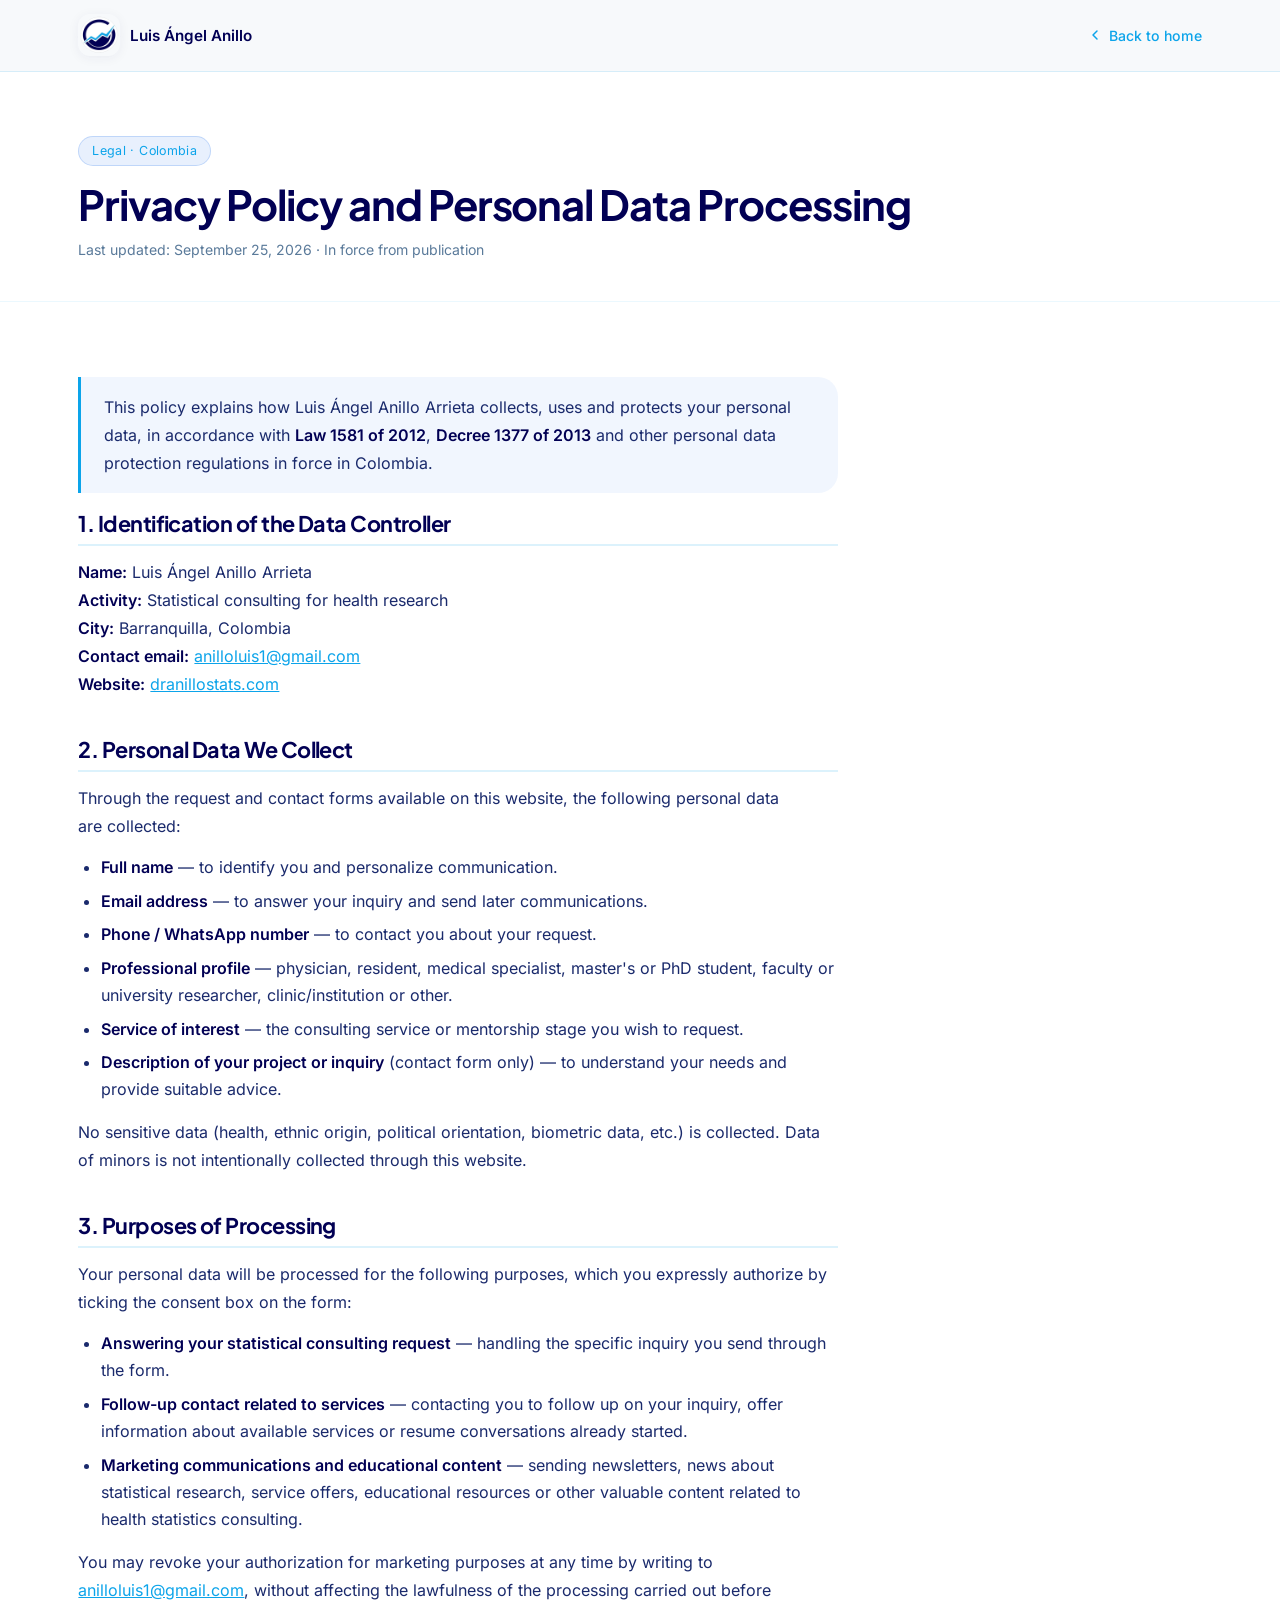
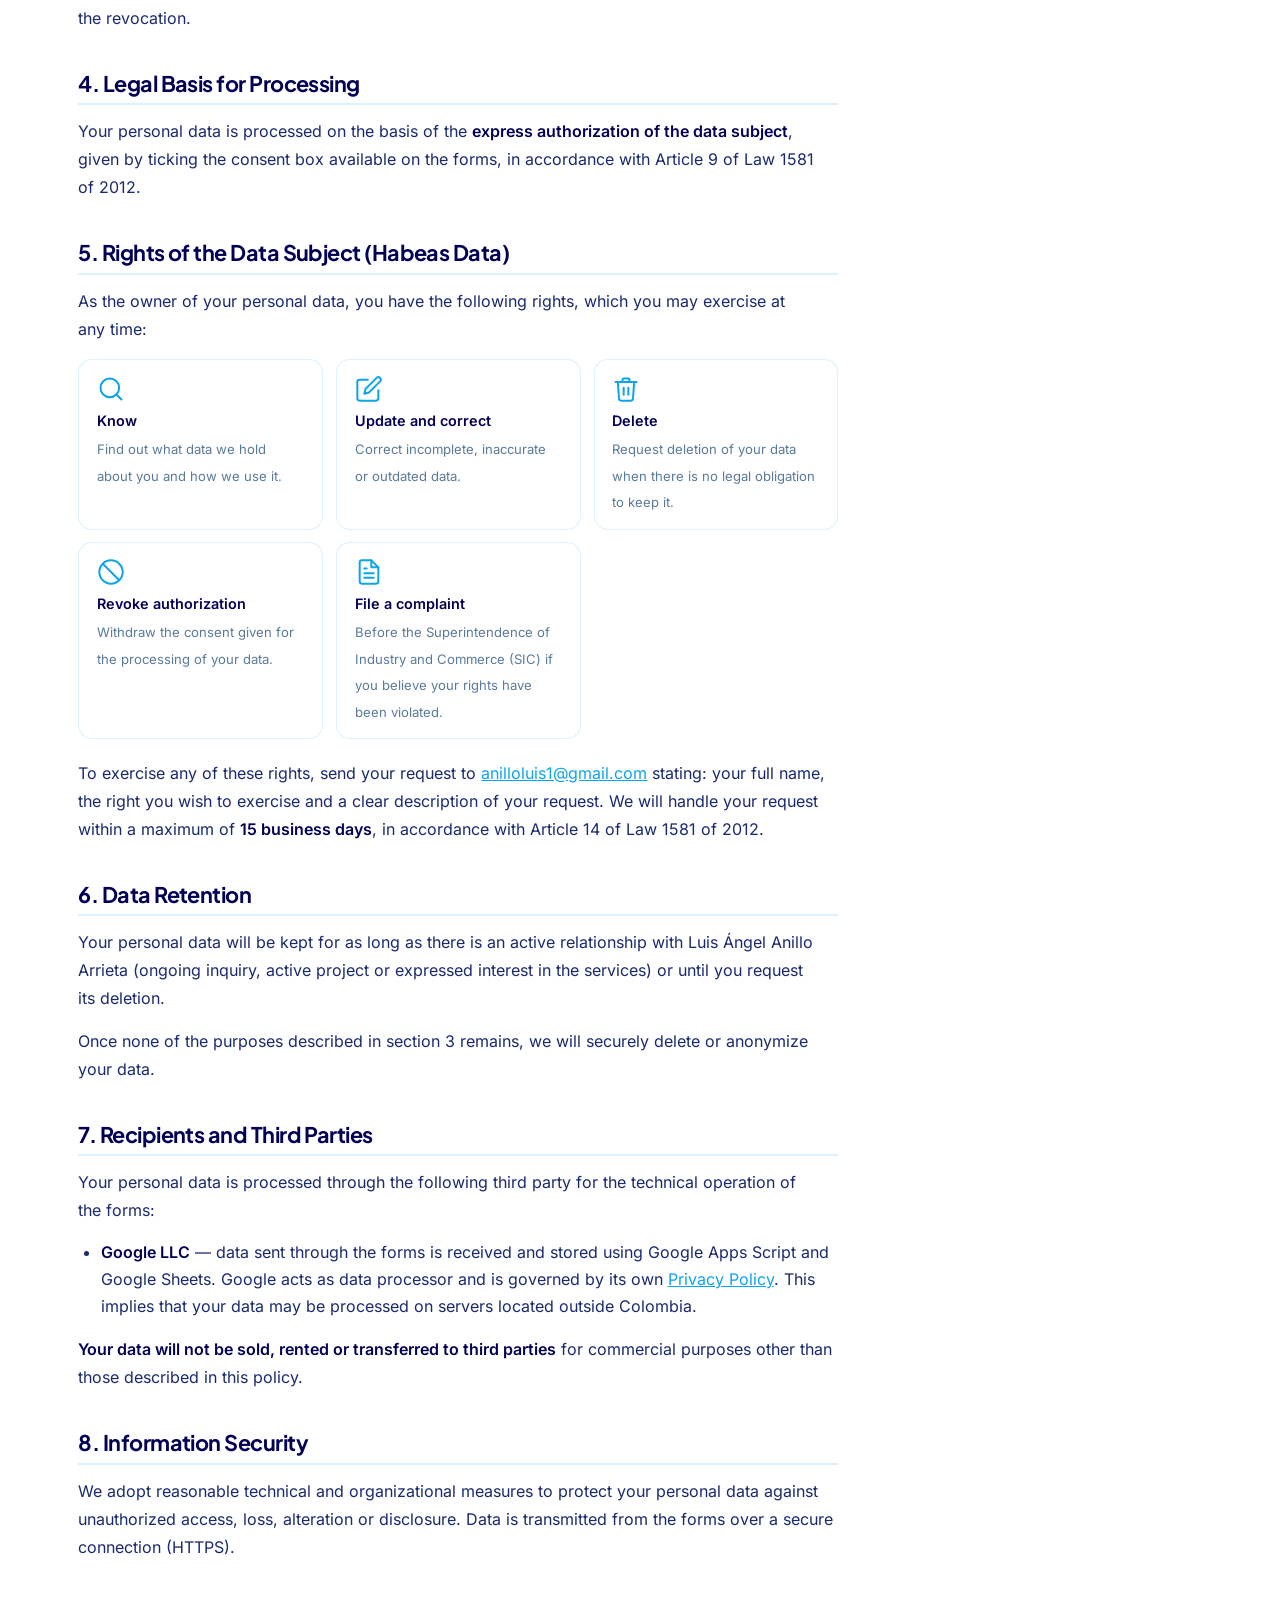
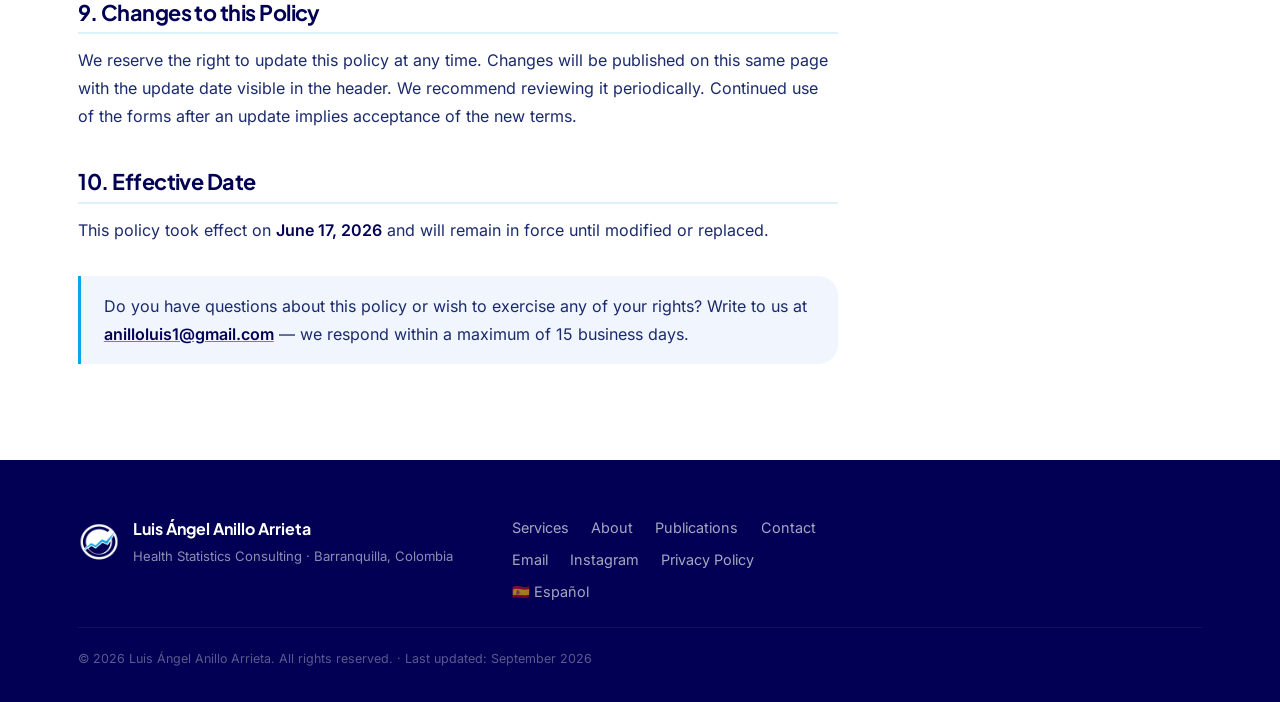
<file: en/privacy-policy/index.html>
<!DOCTYPE html>
<html lang="en">
<head>
  <meta charset="utf-8" />
  <meta name="viewport" content="width=device-width, initial-scale=1" />

  <!-- Google tag (gtag.js) — loaded after window 'load' to keep it off the critical path -->
  <script>
    window.dataLayer = window.dataLayer || [];
    function gtag(){dataLayer.push(arguments);}
    gtag('js', new Date());
    gtag('config', 'G-XK62KZH00H');
    window.addEventListener('load', function () {
      var s = document.createElement('script');
      s.async = true;
      s.src = 'https://www.googletagmanager.com/gtag/js?id=G-XK62KZH00H';
      document.head.appendChild(s);
    });
  </script>

  <title>Privacy Policy · Luis Ángel Anillo</title>
  <meta name="description" content="Privacy Policy and Personal Data Processing of Luis Ángel Anillo Arrieta — Health Statistics Consulting, in accordance with Law 1581 of 2012 of Colombia." />
  <meta name="robots" content="noindex, follow" />
  <meta name="author" content="Luis Ángel Anillo Arrieta" />
  <link rel="canonical" href="https://www.dranillostats.com/en/privacy-policy/" />
  <link rel="alternate" hreflang="es-CO" href="https://www.dranillostats.com/politica-privacidad/" />
  <link rel="alternate" hreflang="en" href="https://www.dranillostats.com/en/privacy-policy/" />

  <meta name="theme-color" content="#1f6feb" />
  <link rel="icon" href="/assets/img/logo-anillo.png" type="image/png" />

  <!-- Fonts: self-hosted (see styles.css), no external round-trip.
       (Fraunces/IBM Plex Mono were requested here before but never actually
       rendered: --serif/--mono resolve to Plus Jakarta Sans/Inter in styles.css.) -->
  <link rel="preload" as="font" type="font/woff2" href="/assets/fonts/inter-var.woff2" crossorigin />
  <link rel="preload" as="font" type="font/woff2" href="/assets/fonts/plus-jakarta-sans-var.woff2" crossorigin />

  <link rel="preload" as="style" href="/styles.css?v=20260929" />
  <style>
@font-face {
  font-family: 'Inter';
  font-style: normal;
  font-weight: 300 800;
  font-display: optional;
  src: url('/assets/fonts/inter-var.woff2') format('woff2');
  unicode-range: U+0000-00FF, U+0131, U+0152-0153, U+02BB-02BC, U+02C6, U+02DA, U+02DC, U+0304, U+0308, U+0329, U+2000-206F, U+20AC, U+2122, U+2191, U+2193, U+2212, U+2215, U+FEFF, U+FFFD;
}
@font-face {
  font-family: 'Plus Jakarta Sans';
  font-style: normal;
  font-weight: 300 800;
  font-display: optional;
  src: url('/assets/fonts/plus-jakarta-sans-var.woff2') format('woff2');
  unicode-range: U+0000-00FF, U+0131, U+0152-0153, U+02BB-02BC, U+02C6, U+02DA, U+02DC, U+0304, U+0308, U+0329, U+2000-206F, U+20AC, U+2122, U+2191, U+2193, U+2212, U+2215, U+FEFF, U+FFFD;
}

:root {
  /* Paleta corporativa */
  --accent:    #0CA4EA;
  --accent-d:  #0B8DCB;
  --accent-2:  #248FBD;
  --bg-dark:   #020054;
  --bg-dark-2: #06007a;

  /* Fondos & superficies */
  --bg:        #F4F8FF;
  --bg-2:      #EAF2FB;
  --paper:     #ffffff;

  /* Tipografía */
  --ink:       #020054;
  --ink-soft:  #1A2A6C;
  --ink-mute:  #5A7A9A;

  /* Colores de apoyo */
  --gold:      #F59E0B;
  --wa:        #25d366;
  --wa-d:      #1ebe57;

  /* Glass / líneas */
  --glass:        rgba(255, 255, 255, 0.60);
  --glass-2:      rgba(255, 255, 255, 0.35);
  --glass-dark:   rgba(2, 0, 84, 0.55);
  --line:         rgba(12, 164, 234, 0.14);
  --line-2:       rgba(12, 164, 234, 0.08);
  --line-dark:    rgba(255, 255, 255, 0.12);

  /* Sombras */
  --shadow-sm: 0 2px 12px rgba(2, 0, 84, 0.06);
  --shadow:    0 18px 50px -18px rgba(2, 0, 84, 0.22);
  --shadow-lg: 0 40px 90px -30px rgba(2, 0, 84, 0.32);
  --shadow-accent: 0 12px 28px -10px rgba(12, 164, 234, 0.45);

  /* Tipografía */
  --sans:   "Plus Jakarta Sans", "Inter", system-ui, -apple-system, sans-serif;
  --body:   "Inter", system-ui, -apple-system, "Segoe UI", Roboto, sans-serif;
  /* --serif y --mono conservados por compatibilidad con JS */
  --serif:  "Plus Jakarta Sans", system-ui, sans-serif;
  --mono:   "Inter", ui-monospace, monospace;

  /* Layout */
  --container: 1200px;
  --gutter:    clamp(1.1rem, 4vw, 2.4rem);
  --radius:    20px;
  --radius-lg: 28px;
  --section-py: clamp(4rem, 8vw, 7rem);

  /* Easing */
  --ease-out:    cubic-bezier(0.16, 1, 0.3, 1);
  --ease-soft:   cubic-bezier(0.25, 0.46, 0.45, 0.94);
  --ease-bounce: cubic-bezier(0.34, 1.56, 0.64, 1);
}

*, *::before, *::after { box-sizing: border-box; margin: 0; }
[hidden] { display: none !important; }
html { -webkit-text-size-adjust: 100%; tab-size: 2; scroll-behavior: smooth; }
body {
  font-family: var(--body);
  font-size: 16px;
  line-height: 1.65;
  color: var(--ink);
  background: var(--paper);
  -webkit-font-smoothing: antialiased;
  text-rendering: optimizeLegibility;
  overflow-x: clip;
  overscroll-behavior-y: none;
}
img, svg, video { display: block; max-width: 100%; }
img { height: auto; }
button { font: inherit; color: inherit; cursor: pointer; border: 0; background: none; }
a { color: inherit; text-decoration: none; }
p  { text-wrap: pretty; }
h1, h2, h3, h4 { font-family: var(--sans); text-wrap: balance; line-height: 1.1; letter-spacing: -0.025em; font-weight: 700; }
ul { list-style: none; padding: 0; }
::selection { background: var(--accent); color: #fff; }

:focus-visible {
  outline: 2px solid var(--accent);
  outline-offset: 3px;
  border-radius: 6px;
}

.container {
  width: 100%;
  max-width: var(--container);
  margin-inline: auto;
  padding-inline: var(--gutter);
}
.skip-link {
  position: fixed; top: -100px; left: 1rem;
  padding: .6rem 1rem; background: var(--ink); color: #fff;
  z-index: 9999; border-radius: 8px; font-weight: 600;
  transition: top .2s var(--ease-out);
}
.skip-link:focus { top: 1rem; }

.kicker {
  font-family: var(--body);
  font-size: .72rem;
  font-weight: 600;
  letter-spacing: .18em;
  text-transform: uppercase;
  color: var(--accent);
  margin-bottom: 1rem;
  display: inline-block;
}

em { font-style: normal; }

h2 em, h1 em { color: var(--accent); font-style: normal; font-weight: 800; }

section { position: relative; }

.bg-mesh {
  position: fixed; inset: -20%;
  z-index: -2;
  background:
    radial-gradient(40% 40% at 18% 22%, rgba(12,164,234,0.14) 0%, transparent 60%),
    radial-gradient(38% 38% at 82% 28%, rgba(36,143,189,0.12) 0%, transparent 60%),
    radial-gradient(46% 46% at 60% 88%, rgba(2,0,84,0.08) 0%, transparent 60%);
  filter: blur(40px);
  animation: meshDrift 28s ease-in-out infinite;
  pointer-events: none;
}
@keyframes meshDrift {
  0%, 100% { transform: scale(1) translate3d(0,0,0) rotate(0deg); }
  50%      { transform: scale(1.18) translate3d(2%, -2%, 0) rotate(8deg); }
}

.btn {
  display: inline-flex; align-items: center; gap: .55rem;
  padding: .85rem 1.5rem;
  border-radius: 999px;
  font-weight: 600;
  font-size: .98rem;
  transition: transform .35s var(--ease-out), box-shadow .35s var(--ease-out), background-color .25s var(--ease-out), color .25s var(--ease-out);
  will-change: transform;
}
.btn-primary {
  background: var(--accent);
  color: #fff;
  box-shadow: var(--shadow-accent);
}
.btn-primary:hover { background: var(--bg-dark); transform: translateY(-2px); box-shadow: 0 18px 36px -10px rgba(12,164,234,.7); }
.btn-ghost {
  background: rgba(255,255,255,0.7);
  color: var(--ink);
  border: 1.5px solid var(--line);
  -webkit-backdrop-filter: blur(8px); backdrop-filter: blur(8px);
}
.btn-ghost:hover { transform: translateY(-2px); border-color: var(--accent); color: var(--accent); background: rgba(12,164,234,0.06); }
.btn-wa { background: var(--wa); color: #04331a; box-shadow: 0 12px 28px -10px rgba(37,211,102,.55); }
.btn-wa:hover { background: var(--wa-d); transform: translateY(-2px); }
.ico-wa { flex: none; }

.nav {
  position: sticky; top: 0; z-index: 100;
  transition: background-color .3s var(--ease-out), box-shadow .3s var(--ease-out), border-color .3s var(--ease-out);
  border-bottom: 1px solid transparent;
}
.nav.scrolled {
  background: rgba(255,255,255,0.88);
  -webkit-backdrop-filter: blur(20px) saturate(160%); backdrop-filter: blur(20px) saturate(160%);
  border-bottom-color: var(--line);
  box-shadow: 0 4px 24px rgba(2,0,84,0.08);
}
.nav-inner {
  display: flex; align-items: center; gap: 1rem;
  min-height: 76px;
}
.brand { display: inline-flex; align-items: center; gap: .7rem; margin-right: auto; }
.brand-mark {
  width: 42px; height: 42px; border-radius: 12px;
  box-shadow: var(--shadow-sm);
  display: block;
  object-fit: contain;
}
.brand-text { display: flex; flex-direction: column; line-height: 1.15; }
.brand-text strong { font-family: var(--sans); font-size: 1rem; font-weight: 700; letter-spacing: -.01em; color: var(--ink); }
.brand-text em { font-family: var(--body); font-style: normal; font-size: .65rem; font-weight: 500; letter-spacing: .1em; text-transform: uppercase; color: var(--ink-mute); }

.nav-links { display: none; gap: .15rem; }
.nav-links a {
  position: relative; padding: .5rem .9rem; border-radius: 8px;
  color: var(--ink-soft); font-size: .9rem; font-weight: 500;
  transition: color .2s var(--ease-out), background .2s var(--ease-out);
}
.nav-links a:hover { color: var(--accent); background: rgba(12,164,234,0.07); }
.nav-cta { display: none; padding: .6rem 1.2rem; font-size: .9rem; border-radius: 10px; font-weight: 600; }

.nav-toggle {
  display: inline-flex; flex-direction: column; gap: 5px; padding: 10px; margin-left: auto;
}
.nav-toggle span { width: 22px; height: 2px; background: var(--ink); border-radius: 2px; transition: transform .3s var(--ease-out), opacity .2s; }
.nav-toggle[aria-expanded="true"] span:nth-child(1) { transform: translateY(7px) rotate(45deg); }
.nav-toggle[aria-expanded="true"] span:nth-child(2) { opacity: 0; }
.nav-toggle[aria-expanded="true"] span:nth-child(3) { transform: translateY(-7px) rotate(-45deg); }

/* mobile menu panel */
.nav-mobile {
  position: fixed; inset: 76px 0 auto 0; z-index: 99;
  background: rgba(255,255,255,0.97);
  -webkit-backdrop-filter: blur(20px); backdrop-filter: blur(20px);
  border-bottom: 1px solid var(--line);
  display: grid; gap: .1rem; padding: 1rem var(--gutter) 1.8rem;
  transform: translateY(-12px); opacity: 0; pointer-events: none;
  transition: transform .3s var(--ease-out), opacity .3s var(--ease-out);
  box-shadow: 0 8px 32px rgba(2,0,84,0.10);
}
.nav-mobile.open { transform: translateY(0); opacity: 1; pointer-events: auto; }
.nav-mobile a { padding: .85rem .5rem; font-size: 1rem; font-weight: 600; color: var(--ink); border-bottom: 1px solid var(--line-2); transition: color .2s; }
.nav-mobile a:hover { color: var(--accent); }
.nav-mobile .btn { margin-top: 1rem; justify-content: center; border-radius: 10px; }

.glass {
  background: rgba(255,255,255,0.72);
  border: 1px solid rgba(255,255,255,0.6);
  border-radius: var(--radius);
  box-shadow: var(--shadow);
}
@supports ((backdrop-filter: blur(20px)) or (-webkit-backdrop-filter: blur(20px))) {
  .glass {
    background: var(--glass);
    -webkit-backdrop-filter: blur(22px) saturate(170%);
    backdrop-filter: blur(22px) saturate(170%);
  }
}

.hero {
  padding: clamp(3rem, 8vw, 6rem) 0 clamp(3.5rem, 8vw, 6rem);
  min-height: 92svh;
  display: flex; align-items: center;
}
.hero-grid { display: grid; gap: clamp(2.5rem, 5vw, 4rem); align-items: center; }
.hero-title {
  font-family: var(--sans);
  font-size: clamp(2.4rem, 6.5vw, 4.2rem);
  font-weight: 800;
  letter-spacing: -.03em;
  line-height: 1.05;
}
.hero-sub { margin-top: 1.5rem; color: var(--ink-soft); font-size: clamp(1rem, 2vw, 1.15rem); max-width: 52ch; line-height: 1.7; font-family: var(--body); }
.hero-badges { display: flex; flex-wrap: wrap; gap: .6rem 1.2rem; margin-top: 2rem; }
.hero-badges li {
  display: inline-flex; align-items: center; gap: .5rem;
  font-size: .88rem; color: var(--ink-soft); font-family: var(--body); font-weight: 500;
}
.hero-badges .dot {
  width: 8px; height: 8px; border-radius: 50%;
  background: var(--accent); box-shadow: 0 0 0 4px rgba(12,164,234,0.18);
}
.hero-badges strong { color: var(--ink); }
.hero-cta { display: flex; flex-wrap: wrap; gap: 1rem; margin-top: 2.5rem; }

.hero-media { position: relative; justify-self: center; width: min(420px, 100%); }
.hero-photo-wrap {
  position: relative; border-radius: var(--radius-lg); overflow: hidden;
  box-shadow: var(--shadow-lg); border: 1px solid rgba(255,255,255,.7);
}
.hero-photo { width: 100%; aspect-ratio: 3/4; object-fit: cover; object-position: center 20%; }
.hero-photo-glow {
  position: absolute; inset: auto -20% -30% -20%; height: 60%;
  background: radial-gradient(60% 80% at 50% 100%, rgba(12,164,234,.45), transparent 70%);
  filter: blur(30px); z-index: -1;
}
.hero-float-card {
  position: absolute; top: 6%; left: 3%;
  display: grid; gap: .15rem; padding: 1rem 1.2rem;
  text-align: left;
}
.hfc-num { font-family: var(--sans); font-size: 1.7rem; font-weight: 800; color: var(--accent); line-height: 1; }
.hfc-label { font-size: .72rem; color: var(--ink-soft); line-height: 1.3; font-family: var(--body); }
.hero-float-chip {
  position: absolute; bottom: 5%; right: 3%; max-width: 70%;
  display: inline-flex; align-items: center; gap: .55rem;
  padding: .75rem 1rem; font-size: .82rem; font-weight: 600; color: var(--ink); font-family: var(--body);
}
.hero-float-chip svg { color: var(--accent); flex: none; }

/* float bob animation */
.hero-float-card, .hero-float-chip { animation: bob 6s ease-in-out infinite; }
.hero-float-chip { animation-delay: -3s; }
@keyframes bob { 0%,100% { transform: translateY(0); } 50% { transform: translateY(-10px); } }

@media (min-width: 960px) {
  .nav-links { display: flex; }
  .nav-cta { display: inline-flex; }
  .nav-toggle { display: none; }
  .hero-grid { grid-template-columns: 1.15fr .85fr; }
  .hero-copy { max-width: 36rem; }
  .hero-float-card { left: -7%; top: 8%; }
  .hero-float-chip { right: -8%; bottom: 6%; }
}

@media (prefers-reduced-motion: reduce) {
  .bg-mesh { animation: none; }
  .hero-float-card, .hero-float-chip { animation: none; }
}
  </style>
  <link rel="stylesheet" href="/styles.css?v=20260929" media="print" onload="this.media='all'" />
  <noscript><link rel="stylesheet" href="/styles.css?v=20260929" /></noscript>

  <style>
    /* ── Estilos específicos de esta página ── */
    .policy-nav {
      position: sticky;
      top: 0;
      z-index: 100;
      background: rgba(246, 248, 251, 0.85);
      backdrop-filter: blur(12px);
      -webkit-backdrop-filter: blur(12px);
      border-bottom: 1px solid var(--line);
      padding: .9rem 0;
    }
    .policy-nav-inner {
      display: flex;
      align-items: center;
      justify-content: space-between;
      gap: 1rem;
    }
    .policy-nav-brand {
      display: flex;
      align-items: center;
      gap: .6rem;
      font-weight: 600;
      font-size: .95rem;
      color: var(--ink);
    }
    .back-link {
      display: inline-flex;
      align-items: center;
      gap: .35rem;
      font-size: .88rem;
      color: var(--accent);
      font-weight: 500;
      transition: opacity .2s;
    }
    .back-link:hover { opacity: .75; }
    .back-link svg { flex-shrink: 0; }

    .policy-hero {
      padding: clamp(2.5rem, 6vw, 4rem) 0 clamp(1.5rem, 4vw, 2.5rem);
      border-bottom: 1px solid var(--line-2);
    }
    .policy-hero .badge {
      display: inline-block;
      font-family: var(--mono);
      font-size: .78rem;
      color: var(--accent);
      background: rgba(31, 111, 235, 0.1);
      border: 1px solid rgba(31, 111, 235, 0.2);
      border-radius: 20px;
      padding: .25rem .8rem;
      margin-bottom: 1rem;
      letter-spacing: .03em;
    }
    .policy-hero h1 {
      font-family: var(--serif);
      font-size: clamp(1.75rem, 4vw, 2.6rem);
      color: var(--ink);
      margin-bottom: .6rem;
    }
    .policy-hero .meta {
      font-size: .88rem;
      color: var(--ink-mute);
    }

    .policy-body {
      padding: clamp(2rem, 5vw, 3.5rem) 0 clamp(3rem, 6vw, 5rem);
    }
    .policy-article {
      max-width: 760px;
    }
    .policy-article h2 {
      font-family: var(--serif);
      font-size: clamp(1.1rem, 2.5vw, 1.35rem);
      color: var(--ink);
      margin: 2.5rem 0 .75rem;
      padding-bottom: .5rem;
      border-bottom: 2px solid var(--line);
    }
    .policy-article h2:first-of-type { margin-top: 0; }
    .policy-article p {
      color: var(--ink-soft);
      margin-bottom: .9rem;
      line-height: 1.75;
    }
    .policy-article ul {
      list-style: disc;
      padding-left: 1.4rem;
      margin-bottom: .9rem;
    }
    .policy-article ul li {
      color: var(--ink-soft);
      margin-bottom: .4rem;
      line-height: 1.7;
    }
    .policy-article a {
      color: var(--accent);
      text-decoration: underline;
    }
    .policy-article a:hover { opacity: .8; }
    .policy-article strong { color: var(--ink); font-weight: 600; }

    .highlight-box {
      background: rgba(31, 111, 235, 0.06);
      border-left: 3px solid var(--accent);
      border-radius: 0 var(--radius) var(--radius) 0;
      padding: 1rem 1.4rem;
      margin: 1.2rem 0;
    }
    .highlight-box p { margin-bottom: 0; }

    .rights-grid {
      display: grid;
      grid-template-columns: repeat(auto-fill, minmax(200px, 1fr));
      gap: .8rem;
      margin: 1rem 0 1.2rem;
    }
    .right-card {
      background: var(--glass);
      backdrop-filter: blur(8px);
      border: 1px solid var(--line);
      border-radius: 14px;
      padding: .9rem 1.1rem;
    }
    .right-card .right-icon { width: 28px; height: 28px; margin-bottom: .4rem; color: var(--accent); }
    .right-card .right-icon svg { width: 100%; height: 100%; }
    .right-card strong { display: block; font-size: .9rem; color: var(--ink); margin-bottom: .15rem; }
    .right-card span { font-size: .82rem; color: var(--ink-mute); }
  </style>
</head>
<body>

  <!-- ============================= NAV ============================= -->
  <nav class="policy-nav" aria-label="Policy navigation">
    <div class="container policy-nav-inner">
      <div class="policy-nav-brand">
        <picture>
          <source srcset="/assets/img/logo-anillo.webp" type="image/webp" />
          <img class="brand-mark" src="/assets/img/logo-anillo.png" alt="Luis Ángel Anillo" width="42" height="42" />
        </picture>
        Luis Ángel Anillo
      </div>
      <a class="back-link" href="/en/">
        <svg width="16" height="16" viewBox="0 0 24 24" fill="none" stroke="currentColor" stroke-width="2.2" stroke-linecap="round" stroke-linejoin="round" aria-hidden="true"><polyline points="15 18 9 12 15 6"/></svg>
        Back to home
      </a>
    </div>
  </nav>

  <main>
    <!-- ============================= HERO ============================= -->
    <section class="policy-hero">
      <div class="container">
        <span class="badge">Legal · Colombia</span>
        <h1>Privacy Policy and Personal Data Processing</h1>
        <p class="meta">Last updated: <time datetime="2026-09-25">September 25, 2026</time> · In force from publication</p>
      </div>
    </section>

    <!-- ============================= CONTENIDO ============================= -->
    <section class="policy-body">
      <div class="container">
        <article class="policy-article">

          <div class="highlight-box">
            <p>This policy explains how Luis Ángel Anillo Arrieta collects, uses and protects your personal data, in accordance with <strong>Law 1581 of 2012</strong>, <strong>Decree 1377 of 2013</strong> and other personal data protection regulations in force in Colombia.</p>
          </div>

          <h2>1. Identification of the Data Controller</h2>
          <p>
            <strong>Name:</strong> Luis Ángel Anillo Arrieta<br>
            <strong>Activity:</strong> Statistical consulting for health research<br>
            <strong>City:</strong> Barranquilla, Colombia<br>
            <strong>Contact email:</strong> <a href="mailto:anilloluis1@gmail.com">anilloluis1@gmail.com</a><br>
            <strong>Website:</strong> <a href="https://www.dranillostats.com/en/" target="_blank" rel="noopener">dranillostats.com</a>
          </p>

          <h2>2. Personal Data We Collect</h2>
          <p>Through the request and contact forms available on this website, the following personal data are collected:</p>
          <ul>
            <li><strong>Full name</strong> — to identify you and personalize communication.</li>
            <li><strong>Email address</strong> — to answer your inquiry and send later communications.</li>
            <li><strong>Phone / WhatsApp number</strong> — to contact you about your request.</li>
            <li><strong>Professional profile</strong> — physician, resident, medical specialist, master's or PhD student, faculty or university researcher, clinic/institution or other.</li>
            <li><strong>Service of interest</strong> — the consulting service or mentorship stage you wish to request.</li>
            <li><strong>Description of your project or inquiry</strong> (contact form only) — to understand your needs and provide suitable advice.</li>
          </ul>
          <p>No sensitive data (health, ethnic origin, political orientation, biometric data, etc.) is collected. Data of minors is not intentionally collected through this website.</p>

          <h2>3. Purposes of Processing</h2>
          <p>Your personal data will be processed for the following purposes, which you expressly authorize by ticking the consent box on the form:</p>
          <ul>
            <li><strong>Answering your statistical consulting request</strong> — handling the specific inquiry you send through the form.</li>
            <li><strong>Follow-up contact related to services</strong> — contacting you to follow up on your inquiry, offer information about available services or resume conversations already started.</li>
            <li><strong>Marketing communications and educational content</strong> — sending newsletters, news about statistical research, service offers, educational resources or other valuable content related to health statistics consulting.</li>
          </ul>
          <p>You may revoke your authorization for marketing purposes at any time by writing to <a href="mailto:anilloluis1@gmail.com">anilloluis1@gmail.com</a>, without affecting the lawfulness of the processing carried out before the revocation.</p>

          <h2>4. Legal Basis for Processing</h2>
          <p>Your personal data is processed on the basis of the <strong>express authorization of the data subject</strong>, given by ticking the consent box available on the forms, in accordance with Article 9 of Law 1581 of 2012.</p>

          <h2>5. Rights of the Data Subject (Habeas Data)</h2>
          <p>As the owner of your personal data, you have the following rights, which you may exercise at any time:</p>

          <div class="rights-grid">
            <div class="right-card">
              <div class="right-icon"><svg viewBox="0 0 24 24" fill="none" stroke="currentColor" stroke-width="1.7" stroke-linecap="round" stroke-linejoin="round" aria-hidden="true"><circle cx="11" cy="11" r="8"/><line x1="21" y1="21" x2="16.65" y2="16.65"/></svg></div>
              <strong>Know</strong>
              <span>Find out what data we hold about you and how we use it.</span>
            </div>
            <div class="right-card">
              <div class="right-icon"><svg viewBox="0 0 24 24" fill="none" stroke="currentColor" stroke-width="1.7" stroke-linecap="round" stroke-linejoin="round" aria-hidden="true"><path d="M11 4H4a2 2 0 0 0-2 2v14a2 2 0 0 0 2 2h14a2 2 0 0 0 2-2v-7"/><path d="M18.5 2.5a2.121 2.121 0 0 1 3 3L12 15l-4 1 1-4 9.5-9.5z"/></svg></div>
              <strong>Update and correct</strong>
              <span>Correct incomplete, inaccurate or outdated data.</span>
            </div>
            <div class="right-card">
              <div class="right-icon"><svg viewBox="0 0 24 24" fill="none" stroke="currentColor" stroke-width="1.7" stroke-linecap="round" stroke-linejoin="round" aria-hidden="true"><polyline points="3 6 5 6 21 6"/><path d="M19 6l-1 14a2 2 0 0 1-2 2H8a2 2 0 0 1-2-2L5 6"/><path d="M10 11v6"/><path d="M14 11v6"/><path d="M9 6V4a1 1 0 0 1 1-1h4a1 1 0 0 1 1 1v2"/></svg></div>
              <strong>Delete</strong>
              <span>Request deletion of your data when there is no legal obligation to keep it.</span>
            </div>
            <div class="right-card">
              <div class="right-icon"><svg viewBox="0 0 24 24" fill="none" stroke="currentColor" stroke-width="1.7" stroke-linecap="round" stroke-linejoin="round" aria-hidden="true"><circle cx="12" cy="12" r="10"/><line x1="4.93" y1="4.93" x2="19.07" y2="19.07"/></svg></div>
              <strong>Revoke authorization</strong>
              <span>Withdraw the consent given for the processing of your data.</span>
            </div>
            <div class="right-card">
              <div class="right-icon"><svg viewBox="0 0 24 24" fill="none" stroke="currentColor" stroke-width="1.7" stroke-linecap="round" stroke-linejoin="round" aria-hidden="true"><path d="M14 2H6a2 2 0 0 0-2 2v16a2 2 0 0 0 2 2h12a2 2 0 0 0 2-2V8z"/><polyline points="14 2 14 8 20 8"/><line x1="16" y1="13" x2="8" y2="13"/><line x1="16" y1="17" x2="8" y2="17"/><polyline points="10 9 9 9 8 9"/></svg></div>
              <strong>File a complaint</strong>
              <span>Before the Superintendence of Industry and Commerce (SIC) if you believe your rights have been violated.</span>
            </div>
          
          </div>

          <p>To exercise any of these rights, send your request to <a href="mailto:anilloluis1@gmail.com">anilloluis1@gmail.com</a> stating: your full name, the right you wish to exercise and a clear description of your request. We will handle your request within a maximum of <strong>15 business days</strong>, in accordance with Article 14 of Law 1581 of 2012.</p>

          <h2>6. Data Retention</h2>
          <p>Your personal data will be kept for as long as there is an active relationship with Luis Ángel Anillo Arrieta (ongoing inquiry, active project or expressed interest in the services) or until you request its deletion.</p>
          <p>Once none of the purposes described in section 3 remains, we will securely delete or anonymize your data.</p>

          <h2>7. Recipients and Third Parties</h2>
          <p>Your personal data is processed through the following third party for the technical operation of the forms:</p>
          <ul>
            <li><strong>Google LLC</strong> — data sent through the forms is received and stored using Google Apps Script and Google Sheets. Google acts as data processor and is governed by its own <a href="https://policies.google.com/privacy" target="_blank" rel="noopener noreferrer">Privacy Policy</a>. This implies that your data may be processed on servers located outside Colombia.</li>
          </ul>
          <p><strong>Your data will not be sold, rented or transferred to third parties</strong> for commercial purposes other than those described in this policy.</p>

          <h2>8. Information Security</h2>
          <p>We adopt reasonable technical and organizational measures to protect your personal data against unauthorized access, loss, alteration or disclosure. Data is transmitted from the forms over a secure connection (HTTPS).</p>

          <h2>9. Changes to this Policy</h2>
          <p>We reserve the right to update this policy at any time. Changes will be published on this same page with the update date visible in the header. We recommend reviewing it periodically. Continued use of the forms after an update implies acceptance of the new terms.</p>

          <h2>10. Effective Date</h2>
          <p>This policy took effect on <strong>June 17, 2026</strong> and will remain in force until modified or replaced.</p>

          <div class="highlight-box" style="margin-top: 2rem;">
            <p>Do you have questions about this policy or wish to exercise any of your rights? Write to us at <a href="mailto:anilloluis1@gmail.com"><strong>anilloluis1@gmail.com</strong></a> — we respond within a maximum of 15 business days.</p>
          </div>

        </article>
      </div>
    </section>
  </main>

  <!-- ============================= FOOTER ============================= -->
  <footer class="footer">
    <div class="container footer-inner">
      <div class="footer-brand">
        <picture>
          <source srcset="/assets/img/logo-anillo.webp" type="image/webp" />
          <img class="brand-mark" src="/assets/img/logo-anillo.png" alt="Luis Ángel Anillo logo" width="42" height="42" />
        </picture>
        <div>
          <strong>Luis Ángel Anillo Arrieta</strong>
          <span>Health Statistics Consulting · Barranquilla, Colombia</span>
        </div>
      </div>
      <nav class="footer-links" aria-label="Footer">
        <a href="/en/#services">Services</a>
        <a href="/en/#about">About</a>
        <a href="/en/#publications">Publications</a>
        <a href="/en/#contact">Contact</a>
        <a href="mailto:anilloluis1@gmail.com">Email</a>
        <a href="https://www.instagram.com/dranillo_stats/" target="_blank" rel="noopener noreferrer">Instagram</a>
        <a href="/en/privacy-policy/" aria-current="page">Privacy Policy</a>
        <a href="/politica-privacidad/">🇪🇸 Español</a>
      </nav>
    </div>
    <div class="container footer-bottom">
      <p>© <span id="footer-year">2026</span> Luis Ángel Anillo Arrieta. All rights reserved. · <time datetime="2026-09-25">Last updated: September 2026</time></p>
    </div>
  </footer>

  <script>
    document.getElementById('footer-year').textContent = new Date().getFullYear();
  </script>

</body>
</html>
</file>
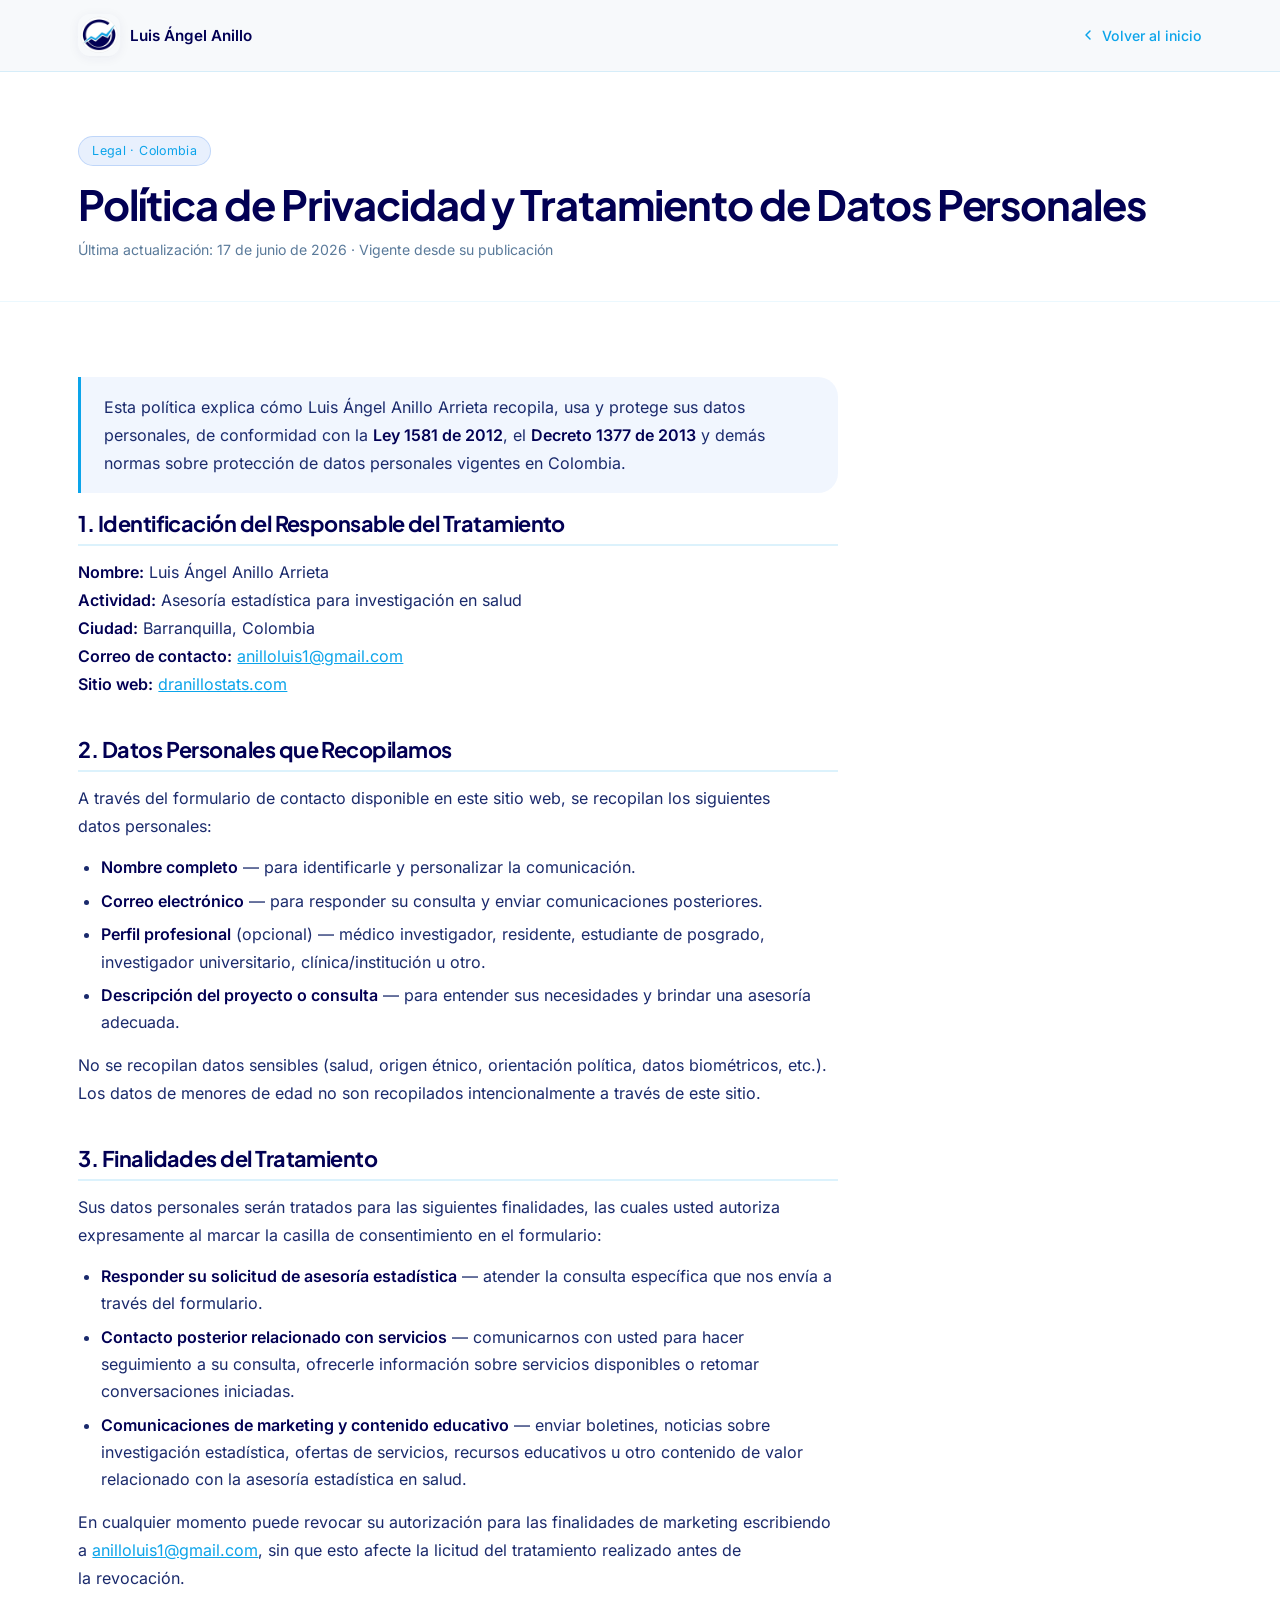
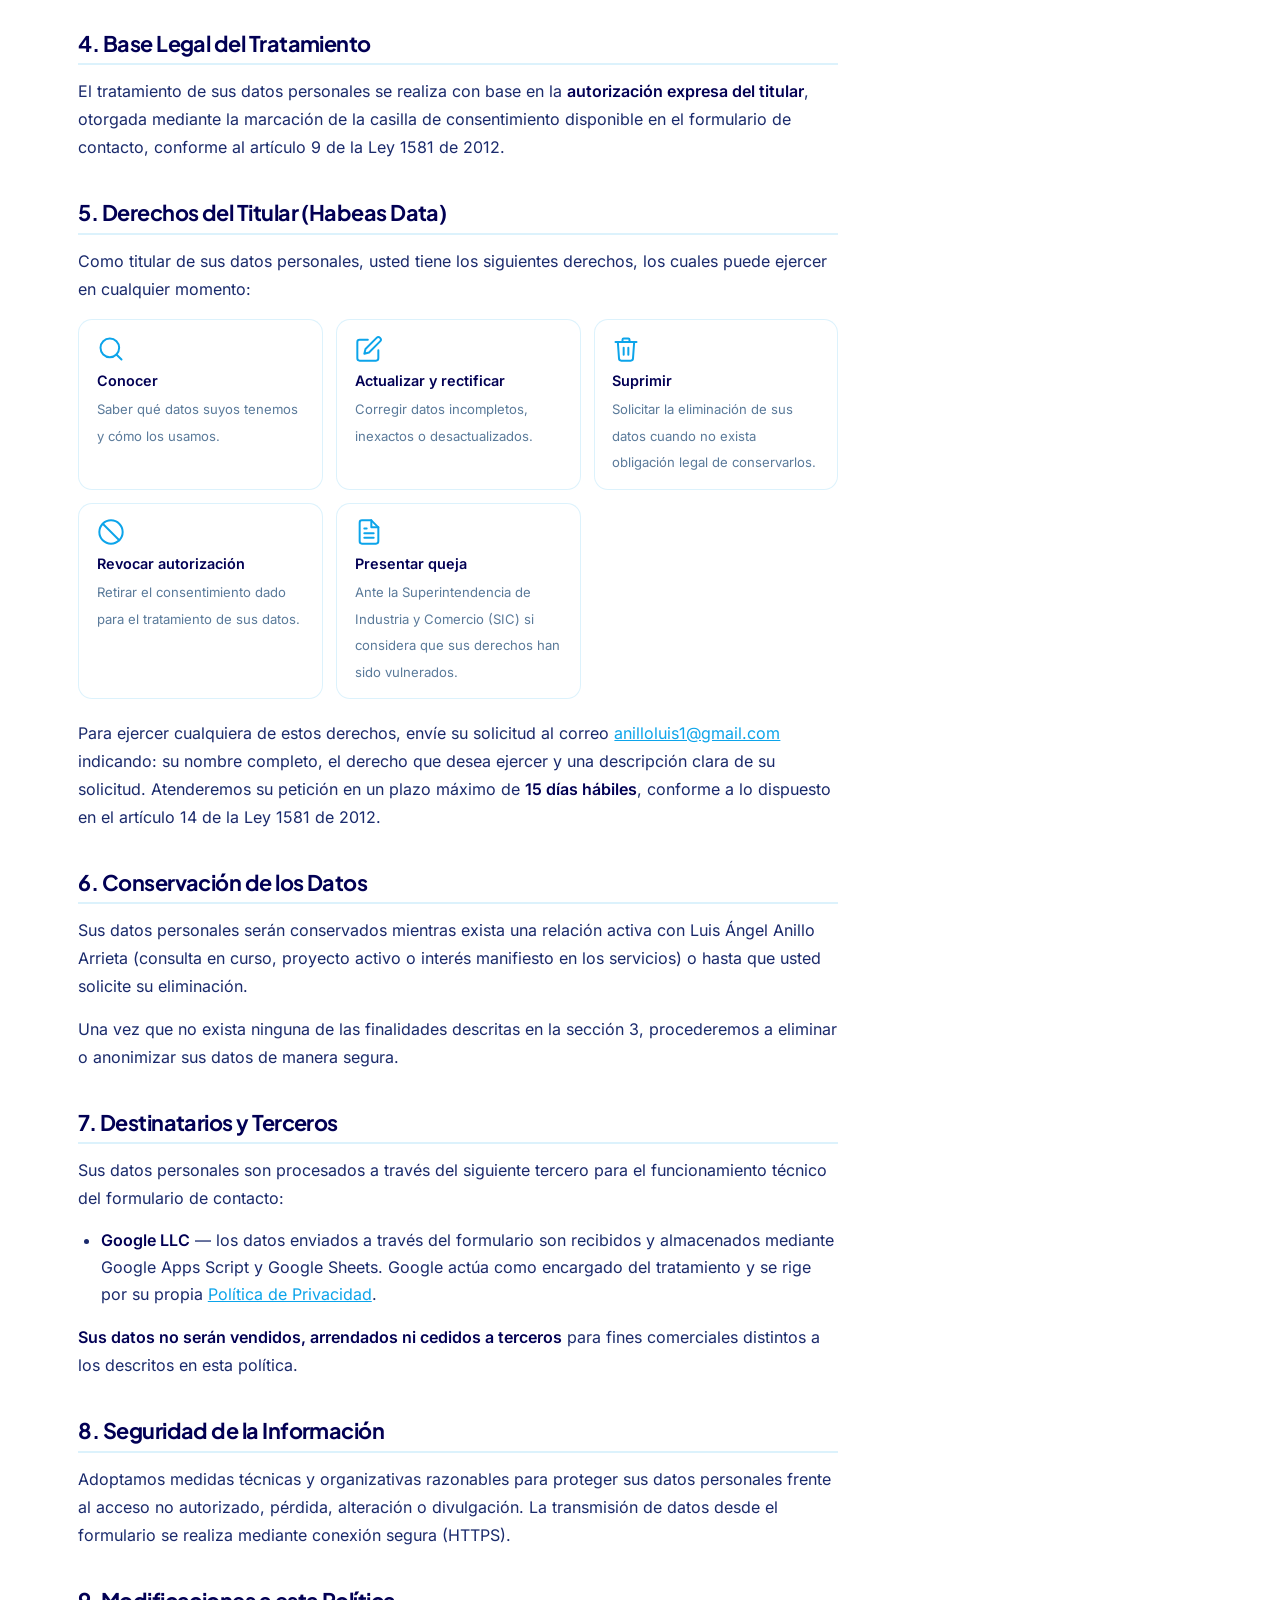
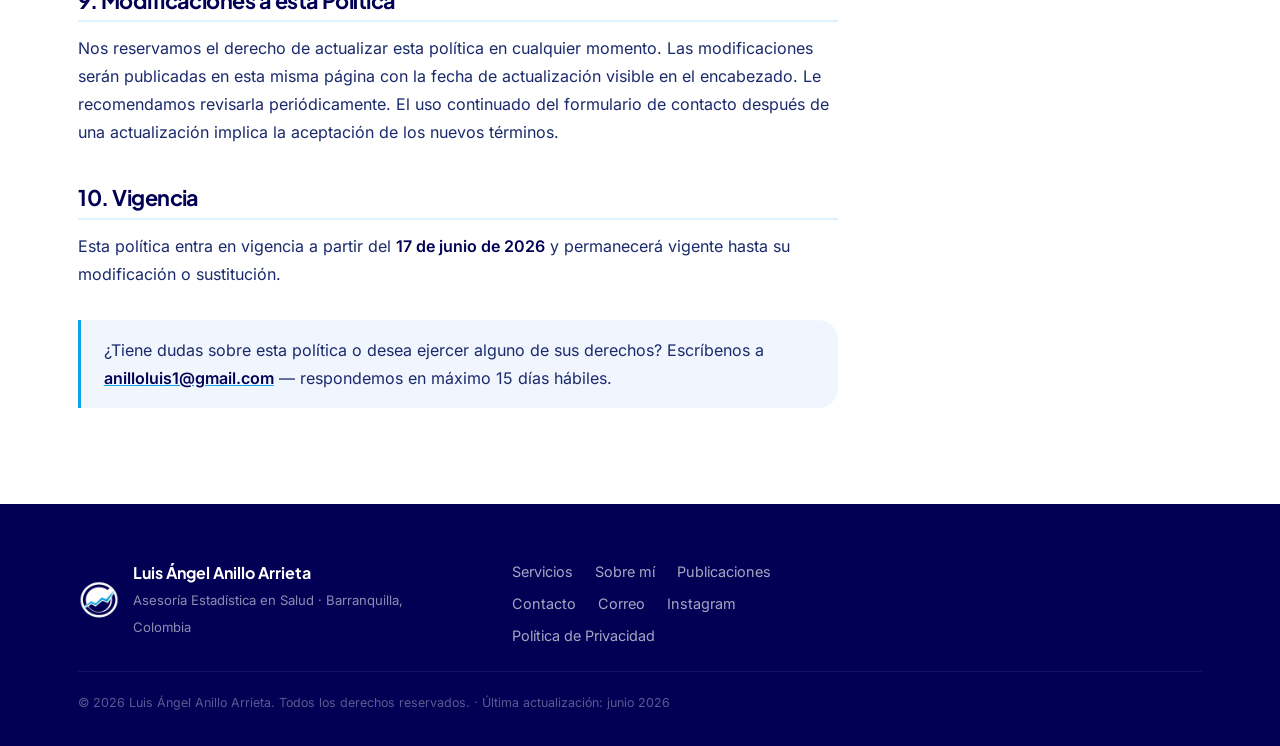
<file: politica-privacidad.html>
<!DOCTYPE html>
<html lang="es">
<head>
  <meta charset="utf-8" />
  <meta name="viewport" content="width=device-width, initial-scale=1" />

  <!-- Google tag (gtag.js) — loaded after window 'load' to keep it off the critical path -->
  <script>
    window.dataLayer = window.dataLayer || [];
    function gtag(){dataLayer.push(arguments);}
    gtag('js', new Date());
    gtag('config', 'G-XK62KZH00H');
    window.addEventListener('load', function () {
      var s = document.createElement('script');
      s.async = true;
      s.src = 'https://www.googletagmanager.com/gtag/js?id=G-XK62KZH00H';
      document.head.appendChild(s);
    });
  </script>

  <title>Política de Privacidad · Luis Ángel Anillo</title>
  <meta name="description" content="Política de Privacidad y Tratamiento de Datos Personales de Luis Ángel Anillo Arrieta — Asesoría Estadística en Salud, conforme a la Ley 1581 de 2012 de Colombia." />
  <meta name="robots" content="noindex, follow" />
  <meta name="author" content="Luis Ángel Anillo Arrieta" />
  <link rel="canonical" href="https://www.dranillostats.com/politica-privacidad/" />

  <meta name="theme-color" content="#1f6feb" />
  <link rel="icon" href="assets/img/logo-anillo.png" type="image/png" />

  <!-- Fonts: self-hosted (see styles.css), no external round-trip.
       (Fraunces/IBM Plex Mono were requested here before but never actually
       rendered: --serif/--mono resolve to Plus Jakarta Sans/Inter in styles.css.) -->
  <link rel="preload" as="font" type="font/woff2" href="assets/fonts/inter-var.woff2" crossorigin />
  <link rel="preload" as="font" type="font/woff2" href="assets/fonts/plus-jakarta-sans-var.woff2" crossorigin />

  <link rel="preload" as="style" href="styles.css?v=20260820" />
  <style>
@font-face {
  font-family: 'Inter';
  font-style: normal;
  font-weight: 300 800;
  font-display: optional;
  src: url('assets/fonts/inter-var.woff2') format('woff2');
  unicode-range: U+0000-00FF, U+0131, U+0152-0153, U+02BB-02BC, U+02C6, U+02DA, U+02DC, U+0304, U+0308, U+0329, U+2000-206F, U+20AC, U+2122, U+2191, U+2193, U+2212, U+2215, U+FEFF, U+FFFD;
}
@font-face {
  font-family: 'Plus Jakarta Sans';
  font-style: normal;
  font-weight: 300 800;
  font-display: optional;
  src: url('assets/fonts/plus-jakarta-sans-var.woff2') format('woff2');
  unicode-range: U+0000-00FF, U+0131, U+0152-0153, U+02BB-02BC, U+02C6, U+02DA, U+02DC, U+0304, U+0308, U+0329, U+2000-206F, U+20AC, U+2122, U+2191, U+2193, U+2212, U+2215, U+FEFF, U+FFFD;
}

:root {
  /* Paleta corporativa */
  --accent:    #0CA4EA;
  --accent-d:  #0B8DCB;
  --accent-2:  #248FBD;
  --bg-dark:   #020054;
  --bg-dark-2: #06007a;

  /* Fondos & superficies */
  --bg:        #F4F8FF;
  --bg-2:      #EAF2FB;
  --paper:     #ffffff;

  /* Tipografía */
  --ink:       #020054;
  --ink-soft:  #1A2A6C;
  --ink-mute:  #5A7A9A;

  /* Colores de apoyo */
  --gold:      #F59E0B;
  --wa:        #25d366;
  --wa-d:      #1ebe57;

  /* Glass / líneas */
  --glass:        rgba(255, 255, 255, 0.60);
  --glass-2:      rgba(255, 255, 255, 0.35);
  --glass-dark:   rgba(2, 0, 84, 0.55);
  --line:         rgba(12, 164, 234, 0.14);
  --line-2:       rgba(12, 164, 234, 0.08);
  --line-dark:    rgba(255, 255, 255, 0.12);

  /* Sombras */
  --shadow-sm: 0 2px 12px rgba(2, 0, 84, 0.06);
  --shadow:    0 18px 50px -18px rgba(2, 0, 84, 0.22);
  --shadow-lg: 0 40px 90px -30px rgba(2, 0, 84, 0.32);
  --shadow-accent: 0 12px 28px -10px rgba(12, 164, 234, 0.45);

  /* Tipografía */
  --sans:   "Plus Jakarta Sans", "Inter", system-ui, -apple-system, sans-serif;
  --body:   "Inter", system-ui, -apple-system, "Segoe UI", Roboto, sans-serif;
  /* --serif y --mono conservados por compatibilidad con JS */
  --serif:  "Plus Jakarta Sans", system-ui, sans-serif;
  --mono:   "Inter", ui-monospace, monospace;

  /* Layout */
  --container: 1200px;
  --gutter:    clamp(1.1rem, 4vw, 2.4rem);
  --radius:    20px;
  --radius-lg: 28px;
  --section-py: clamp(4rem, 8vw, 7rem);

  /* Easing */
  --ease-out:    cubic-bezier(0.16, 1, 0.3, 1);
  --ease-soft:   cubic-bezier(0.25, 0.46, 0.45, 0.94);
  --ease-bounce: cubic-bezier(0.34, 1.56, 0.64, 1);
}

*, *::before, *::after { box-sizing: border-box; margin: 0; }
[hidden] { display: none !important; }
html { -webkit-text-size-adjust: 100%; tab-size: 2; scroll-behavior: smooth; }
body {
  font-family: var(--body);
  font-size: 16px;
  line-height: 1.65;
  color: var(--ink);
  background: var(--paper);
  -webkit-font-smoothing: antialiased;
  text-rendering: optimizeLegibility;
  overflow-x: clip;
  overscroll-behavior-y: none;
}
img, svg, video { display: block; max-width: 100%; }
img { height: auto; }
button { font: inherit; color: inherit; cursor: pointer; border: 0; background: none; }
a { color: inherit; text-decoration: none; }
p  { text-wrap: pretty; }
h1, h2, h3, h4 { font-family: var(--sans); text-wrap: balance; line-height: 1.1; letter-spacing: -0.025em; font-weight: 700; }
ul { list-style: none; padding: 0; }
::selection { background: var(--accent); color: #fff; }

:focus-visible {
  outline: 2px solid var(--accent);
  outline-offset: 3px;
  border-radius: 6px;
}

.container {
  width: 100%;
  max-width: var(--container);
  margin-inline: auto;
  padding-inline: var(--gutter);
}
.skip-link {
  position: fixed; top: -100px; left: 1rem;
  padding: .6rem 1rem; background: var(--ink); color: #fff;
  z-index: 9999; border-radius: 8px; font-weight: 600;
  transition: top .2s var(--ease-out);
}
.skip-link:focus { top: 1rem; }

.kicker {
  font-family: var(--body);
  font-size: .72rem;
  font-weight: 600;
  letter-spacing: .18em;
  text-transform: uppercase;
  color: var(--accent);
  margin-bottom: 1rem;
  display: inline-block;
}

em { font-style: normal; }

h2 em, h1 em { color: var(--accent); font-style: normal; font-weight: 800; }

section { position: relative; }

.bg-mesh {
  position: fixed; inset: -20%;
  z-index: -2;
  background:
    radial-gradient(40% 40% at 18% 22%, rgba(12,164,234,0.14) 0%, transparent 60%),
    radial-gradient(38% 38% at 82% 28%, rgba(36,143,189,0.12) 0%, transparent 60%),
    radial-gradient(46% 46% at 60% 88%, rgba(2,0,84,0.08) 0%, transparent 60%);
  filter: blur(40px);
  animation: meshDrift 28s ease-in-out infinite;
  pointer-events: none;
}
@keyframes meshDrift {
  0%, 100% { transform: scale(1) translate3d(0,0,0) rotate(0deg); }
  50%      { transform: scale(1.18) translate3d(2%, -2%, 0) rotate(8deg); }
}

.btn {
  display: inline-flex; align-items: center; gap: .55rem;
  padding: .85rem 1.5rem;
  border-radius: 999px;
  font-weight: 600;
  font-size: .98rem;
  transition: transform .35s var(--ease-out), box-shadow .35s var(--ease-out), background-color .25s var(--ease-out), color .25s var(--ease-out);
  will-change: transform;
}
.btn-primary {
  background: var(--accent);
  color: #fff;
  box-shadow: var(--shadow-accent);
}
.btn-primary:hover { background: var(--bg-dark); transform: translateY(-2px); box-shadow: 0 18px 36px -10px rgba(12,164,234,.7); }
.btn-ghost {
  background: rgba(255,255,255,0.7);
  color: var(--ink);
  border: 1.5px solid var(--line);
  -webkit-backdrop-filter: blur(8px); backdrop-filter: blur(8px);
}
.btn-ghost:hover { transform: translateY(-2px); border-color: var(--accent); color: var(--accent); background: rgba(12,164,234,0.06); }
.btn-wa { background: var(--wa); color: #04331a; box-shadow: 0 12px 28px -10px rgba(37,211,102,.55); }
.btn-wa:hover { background: var(--wa-d); transform: translateY(-2px); }
.ico-wa { flex: none; }

.nav {
  position: sticky; top: 0; z-index: 100;
  transition: background-color .3s var(--ease-out), box-shadow .3s var(--ease-out), border-color .3s var(--ease-out);
  border-bottom: 1px solid transparent;
}
.nav.scrolled {
  background: rgba(255,255,255,0.88);
  -webkit-backdrop-filter: blur(20px) saturate(160%); backdrop-filter: blur(20px) saturate(160%);
  border-bottom-color: var(--line);
  box-shadow: 0 4px 24px rgba(2,0,84,0.08);
}
.nav-inner {
  display: flex; align-items: center; gap: 1rem;
  min-height: 76px;
}
.brand { display: inline-flex; align-items: center; gap: .7rem; margin-right: auto; }
.brand-mark {
  width: 42px; height: 42px; border-radius: 12px;
  box-shadow: var(--shadow-sm);
  display: block;
  object-fit: contain;
}
.brand-text { display: flex; flex-direction: column; line-height: 1.15; }
.brand-text strong { font-family: var(--sans); font-size: 1rem; font-weight: 700; letter-spacing: -.01em; color: var(--ink); }
.brand-text em { font-family: var(--body); font-style: normal; font-size: .65rem; font-weight: 500; letter-spacing: .1em; text-transform: uppercase; color: var(--ink-mute); }

.nav-links { display: none; gap: .15rem; }
.nav-links a {
  position: relative; padding: .5rem .9rem; border-radius: 8px;
  color: var(--ink-soft); font-size: .9rem; font-weight: 500;
  transition: color .2s var(--ease-out), background .2s var(--ease-out);
}
.nav-links a:hover { color: var(--accent); background: rgba(12,164,234,0.07); }
.nav-cta { display: none; padding: .6rem 1.2rem; font-size: .9rem; border-radius: 10px; font-weight: 600; }

.nav-toggle {
  display: inline-flex; flex-direction: column; gap: 5px; padding: 10px; margin-left: auto;
}
.nav-toggle span { width: 22px; height: 2px; background: var(--ink); border-radius: 2px; transition: transform .3s var(--ease-out), opacity .2s; }
.nav-toggle[aria-expanded="true"] span:nth-child(1) { transform: translateY(7px) rotate(45deg); }
.nav-toggle[aria-expanded="true"] span:nth-child(2) { opacity: 0; }
.nav-toggle[aria-expanded="true"] span:nth-child(3) { transform: translateY(-7px) rotate(-45deg); }

/* mobile menu panel */
.nav-mobile {
  position: fixed; inset: 76px 0 auto 0; z-index: 99;
  background: rgba(255,255,255,0.97);
  -webkit-backdrop-filter: blur(20px); backdrop-filter: blur(20px);
  border-bottom: 1px solid var(--line);
  display: grid; gap: .1rem; padding: 1rem var(--gutter) 1.8rem;
  transform: translateY(-12px); opacity: 0; pointer-events: none;
  transition: transform .3s var(--ease-out), opacity .3s var(--ease-out);
  box-shadow: 0 8px 32px rgba(2,0,84,0.10);
}
.nav-mobile.open { transform: translateY(0); opacity: 1; pointer-events: auto; }
.nav-mobile a { padding: .85rem .5rem; font-size: 1rem; font-weight: 600; color: var(--ink); border-bottom: 1px solid var(--line-2); transition: color .2s; }
.nav-mobile a:hover { color: var(--accent); }
.nav-mobile .btn { margin-top: 1rem; justify-content: center; border-radius: 10px; }

.glass {
  background: rgba(255,255,255,0.72);
  border: 1px solid rgba(255,255,255,0.6);
  border-radius: var(--radius);
  box-shadow: var(--shadow);
}
@supports ((backdrop-filter: blur(20px)) or (-webkit-backdrop-filter: blur(20px))) {
  .glass {
    background: var(--glass);
    -webkit-backdrop-filter: blur(22px) saturate(170%);
    backdrop-filter: blur(22px) saturate(170%);
  }
}

.hero {
  padding: clamp(3rem, 8vw, 6rem) 0 clamp(3.5rem, 8vw, 6rem);
  min-height: 92svh;
  display: flex; align-items: center;
}
.hero-grid { display: grid; gap: clamp(2.5rem, 5vw, 4rem); align-items: center; }
.hero-title {
  font-family: var(--sans);
  font-size: clamp(2.4rem, 6.5vw, 4.2rem);
  font-weight: 800;
  letter-spacing: -.03em;
  line-height: 1.05;
}
.hero-sub { margin-top: 1.5rem; color: var(--ink-soft); font-size: clamp(1rem, 2vw, 1.15rem); max-width: 52ch; line-height: 1.7; font-family: var(--body); }
.hero-badges { display: flex; flex-wrap: wrap; gap: .6rem 1.2rem; margin-top: 2rem; }
.hero-badges li {
  display: inline-flex; align-items: center; gap: .5rem;
  font-size: .88rem; color: var(--ink-soft); font-family: var(--body); font-weight: 500;
}
.hero-badges .dot {
  width: 8px; height: 8px; border-radius: 50%;
  background: var(--accent); box-shadow: 0 0 0 4px rgba(12,164,234,0.18);
}
.hero-badges strong { color: var(--ink); }
.hero-cta { display: flex; flex-wrap: wrap; gap: 1rem; margin-top: 2.5rem; }

.hero-media { position: relative; justify-self: center; width: min(420px, 100%); }
.hero-photo-wrap {
  position: relative; border-radius: var(--radius-lg); overflow: hidden;
  box-shadow: var(--shadow-lg); border: 1px solid rgba(255,255,255,.7);
}
.hero-photo { width: 100%; aspect-ratio: 3/4; object-fit: cover; object-position: center 20%; }
.hero-photo-glow {
  position: absolute; inset: auto -20% -30% -20%; height: 60%;
  background: radial-gradient(60% 80% at 50% 100%, rgba(12,164,234,.45), transparent 70%);
  filter: blur(30px); z-index: -1;
}
.hero-float-card {
  position: absolute; top: 6%; left: 3%;
  display: grid; gap: .15rem; padding: 1rem 1.2rem;
  text-align: left;
}
.hfc-num { font-family: var(--sans); font-size: 1.7rem; font-weight: 800; color: var(--accent); line-height: 1; }
.hfc-label { font-size: .72rem; color: var(--ink-soft); line-height: 1.3; font-family: var(--body); }
.hero-float-chip {
  position: absolute; bottom: 5%; right: 3%; max-width: 70%;
  display: inline-flex; align-items: center; gap: .55rem;
  padding: .75rem 1rem; font-size: .82rem; font-weight: 600; color: var(--ink); font-family: var(--body);
}
.hero-float-chip svg { color: var(--accent); flex: none; }

/* float bob animation */
.hero-float-card, .hero-float-chip { animation: bob 6s ease-in-out infinite; }
.hero-float-chip { animation-delay: -3s; }
@keyframes bob { 0%,100% { transform: translateY(0); } 50% { transform: translateY(-10px); } }

@media (min-width: 960px) {
  .nav-links { display: flex; }
  .nav-cta { display: inline-flex; }
  .nav-toggle { display: none; }
  .hero-grid { grid-template-columns: 1.15fr .85fr; }
  .hero-copy { max-width: 36rem; }
  .hero-float-card { left: -7%; top: 8%; }
  .hero-float-chip { right: -8%; bottom: 6%; }
}

@media (prefers-reduced-motion: reduce) {
  .bg-mesh { animation: none; }
  .hero-float-card, .hero-float-chip { animation: none; }
}
  </style>
  <link rel="stylesheet" href="styles.css?v=20260820" media="print" onload="this.media='all'" />
  <noscript><link rel="stylesheet" href="styles.css?v=20260820" /></noscript>

  <style>
    /* ── Estilos específicos de esta página ── */
    .policy-nav {
      position: sticky;
      top: 0;
      z-index: 100;
      background: rgba(246, 248, 251, 0.85);
      backdrop-filter: blur(12px);
      -webkit-backdrop-filter: blur(12px);
      border-bottom: 1px solid var(--line);
      padding: .9rem 0;
    }
    .policy-nav-inner {
      display: flex;
      align-items: center;
      justify-content: space-between;
      gap: 1rem;
    }
    .policy-nav-brand {
      display: flex;
      align-items: center;
      gap: .6rem;
      font-weight: 600;
      font-size: .95rem;
      color: var(--ink);
    }
    .back-link {
      display: inline-flex;
      align-items: center;
      gap: .35rem;
      font-size: .88rem;
      color: var(--accent);
      font-weight: 500;
      transition: opacity .2s;
    }
    .back-link:hover { opacity: .75; }
    .back-link svg { flex-shrink: 0; }

    .policy-hero {
      padding: clamp(2.5rem, 6vw, 4rem) 0 clamp(1.5rem, 4vw, 2.5rem);
      border-bottom: 1px solid var(--line-2);
    }
    .policy-hero .badge {
      display: inline-block;
      font-family: var(--mono);
      font-size: .78rem;
      color: var(--accent);
      background: rgba(31, 111, 235, 0.1);
      border: 1px solid rgba(31, 111, 235, 0.2);
      border-radius: 20px;
      padding: .25rem .8rem;
      margin-bottom: 1rem;
      letter-spacing: .03em;
    }
    .policy-hero h1 {
      font-family: var(--serif);
      font-size: clamp(1.75rem, 4vw, 2.6rem);
      color: var(--ink);
      margin-bottom: .6rem;
    }
    .policy-hero .meta {
      font-size: .88rem;
      color: var(--ink-mute);
    }

    .policy-body {
      padding: clamp(2rem, 5vw, 3.5rem) 0 clamp(3rem, 6vw, 5rem);
    }
    .policy-article {
      max-width: 760px;
    }
    .policy-article h2 {
      font-family: var(--serif);
      font-size: clamp(1.1rem, 2.5vw, 1.35rem);
      color: var(--ink);
      margin: 2.5rem 0 .75rem;
      padding-bottom: .5rem;
      border-bottom: 2px solid var(--line);
    }
    .policy-article h2:first-of-type { margin-top: 0; }
    .policy-article p {
      color: var(--ink-soft);
      margin-bottom: .9rem;
      line-height: 1.75;
    }
    .policy-article ul {
      list-style: disc;
      padding-left: 1.4rem;
      margin-bottom: .9rem;
    }
    .policy-article ul li {
      color: var(--ink-soft);
      margin-bottom: .4rem;
      line-height: 1.7;
    }
    .policy-article a {
      color: var(--accent);
      text-decoration: underline;
    }
    .policy-article a:hover { opacity: .8; }
    .policy-article strong { color: var(--ink); font-weight: 600; }

    .highlight-box {
      background: rgba(31, 111, 235, 0.06);
      border-left: 3px solid var(--accent);
      border-radius: 0 var(--radius) var(--radius) 0;
      padding: 1rem 1.4rem;
      margin: 1.2rem 0;
    }
    .highlight-box p { margin-bottom: 0; }

    .rights-grid {
      display: grid;
      grid-template-columns: repeat(auto-fill, minmax(200px, 1fr));
      gap: .8rem;
      margin: 1rem 0 1.2rem;
    }
    .right-card {
      background: var(--glass);
      backdrop-filter: blur(8px);
      border: 1px solid var(--line);
      border-radius: 14px;
      padding: .9rem 1.1rem;
    }
    .right-card .right-icon { width: 28px; height: 28px; margin-bottom: .4rem; color: var(--accent); }
    .right-card .right-icon svg { width: 100%; height: 100%; }
    .right-card strong { display: block; font-size: .9rem; color: var(--ink); margin-bottom: .15rem; }
    .right-card span { font-size: .82rem; color: var(--ink-mute); }
  </style>
</head>
<body>

  <!-- ============================= NAV ============================= -->
  <nav class="policy-nav" aria-label="Navegación de política">
    <div class="container policy-nav-inner">
      <div class="policy-nav-brand">
        <picture>
          <source srcset="assets/img/logo-anillo.webp" type="image/webp" />
          <img class="brand-mark" src="assets/img/logo-anillo.png" alt="Luis Ángel Anillo" width="42" height="42" />
        </picture>
        Luis Ángel Anillo
      </div>
      <a class="back-link" href="index.html">
        <svg width="16" height="16" viewBox="0 0 24 24" fill="none" stroke="currentColor" stroke-width="2.2" stroke-linecap="round" stroke-linejoin="round" aria-hidden="true"><polyline points="15 18 9 12 15 6"/></svg>
        Volver al inicio
      </a>
    </div>
  </nav>

  <main>
    <!-- ============================= HERO ============================= -->
    <section class="policy-hero">
      <div class="container">
        <span class="badge">Legal · Colombia</span>
        <h1>Política de Privacidad y Tratamiento de Datos Personales</h1>
        <p class="meta">Última actualización: <time datetime="2026-06-17">17 de junio de 2026</time> · Vigente desde su publicación</p>
      </div>
    </section>

    <!-- ============================= CONTENIDO ============================= -->
    <section class="policy-body">
      <div class="container">
        <article class="policy-article">

          <div class="highlight-box">
            <p>Esta política explica cómo Luis Ángel Anillo Arrieta recopila, usa y protege sus datos personales, de conformidad con la <strong>Ley 1581 de 2012</strong>, el <strong>Decreto 1377 de 2013</strong> y demás normas sobre protección de datos personales vigentes en Colombia.</p>
          </div>

          <h2>1. Identificación del Responsable del Tratamiento</h2>
          <p>
            <strong>Nombre:</strong> Luis Ángel Anillo Arrieta<br>
            <strong>Actividad:</strong> Asesoría estadística para investigación en salud<br>
            <strong>Ciudad:</strong> Barranquilla, Colombia<br>
            <strong>Correo de contacto:</strong> <a href="mailto:anilloluis1@gmail.com">anilloluis1@gmail.com</a><br>
            <strong>Sitio web:</strong> <a href="https://www.dranillostats.com/" target="_blank" rel="noopener">dranillostats.com</a>
          </p>

          <h2>2. Datos Personales que Recopilamos</h2>
          <p>A través del formulario de contacto disponible en este sitio web, se recopilan los siguientes datos personales:</p>
          <ul>
            <li><strong>Nombre completo</strong> — para identificarle y personalizar la comunicación.</li>
            <li><strong>Correo electrónico</strong> — para responder su consulta y enviar comunicaciones posteriores.</li>
            <li><strong>Perfil profesional</strong> (opcional) — médico investigador, residente, estudiante de posgrado, investigador universitario, clínica/institución u otro.</li>
            <li><strong>Descripción del proyecto o consulta</strong> — para entender sus necesidades y brindar una asesoría adecuada.</li>
          </ul>
          <p>No se recopilan datos sensibles (salud, origen étnico, orientación política, datos biométricos, etc.). Los datos de menores de edad no son recopilados intencionalmente a través de este sitio.</p>

          <h2>3. Finalidades del Tratamiento</h2>
          <p>Sus datos personales serán tratados para las siguientes finalidades, las cuales usted autoriza expresamente al marcar la casilla de consentimiento en el formulario:</p>
          <ul>
            <li><strong>Responder su solicitud de asesoría estadística</strong> — atender la consulta específica que nos envía a través del formulario.</li>
            <li><strong>Contacto posterior relacionado con servicios</strong> — comunicarnos con usted para hacer seguimiento a su consulta, ofrecerle información sobre servicios disponibles o retomar conversaciones iniciadas.</li>
            <li><strong>Comunicaciones de marketing y contenido educativo</strong> — enviar boletines, noticias sobre investigación estadística, ofertas de servicios, recursos educativos u otro contenido de valor relacionado con la asesoría estadística en salud.</li>
          </ul>
          <p>En cualquier momento puede revocar su autorización para las finalidades de marketing escribiendo a <a href="mailto:anilloluis1@gmail.com">anilloluis1@gmail.com</a>, sin que esto afecte la licitud del tratamiento realizado antes de la revocación.</p>

          <h2>4. Base Legal del Tratamiento</h2>
          <p>El tratamiento de sus datos personales se realiza con base en la <strong>autorización expresa del titular</strong>, otorgada mediante la marcación de la casilla de consentimiento disponible en el formulario de contacto, conforme al artículo 9 de la Ley 1581 de 2012.</p>

          <h2>5. Derechos del Titular (Habeas Data)</h2>
          <p>Como titular de sus datos personales, usted tiene los siguientes derechos, los cuales puede ejercer en cualquier momento:</p>

          <div class="rights-grid">
            <div class="right-card">
              <div class="right-icon"><svg viewBox="0 0 24 24" fill="none" stroke="currentColor" stroke-width="1.7" stroke-linecap="round" stroke-linejoin="round" aria-hidden="true"><circle cx="11" cy="11" r="8"/><line x1="21" y1="21" x2="16.65" y2="16.65"/></svg></div>
              <strong>Conocer</strong>
              <span>Saber qué datos suyos tenemos y cómo los usamos.</span>
            </div>
            <div class="right-card">
              <div class="right-icon"><svg viewBox="0 0 24 24" fill="none" stroke="currentColor" stroke-width="1.7" stroke-linecap="round" stroke-linejoin="round" aria-hidden="true"><path d="M11 4H4a2 2 0 0 0-2 2v14a2 2 0 0 0 2 2h14a2 2 0 0 0 2-2v-7"/><path d="M18.5 2.5a2.121 2.121 0 0 1 3 3L12 15l-4 1 1-4 9.5-9.5z"/></svg></div>
              <strong>Actualizar y rectificar</strong>
              <span>Corregir datos incompletos, inexactos o desactualizados.</span>
            </div>
            <div class="right-card">
              <div class="right-icon"><svg viewBox="0 0 24 24" fill="none" stroke="currentColor" stroke-width="1.7" stroke-linecap="round" stroke-linejoin="round" aria-hidden="true"><polyline points="3 6 5 6 21 6"/><path d="M19 6l-1 14a2 2 0 0 1-2 2H8a2 2 0 0 1-2-2L5 6"/><path d="M10 11v6"/><path d="M14 11v6"/><path d="M9 6V4a1 1 0 0 1 1-1h4a1 1 0 0 1 1 1v2"/></svg></div>
              <strong>Suprimir</strong>
              <span>Solicitar la eliminación de sus datos cuando no exista obligación legal de conservarlos.</span>
            </div>
            <div class="right-card">
              <div class="right-icon"><svg viewBox="0 0 24 24" fill="none" stroke="currentColor" stroke-width="1.7" stroke-linecap="round" stroke-linejoin="round" aria-hidden="true"><circle cx="12" cy="12" r="10"/><line x1="4.93" y1="4.93" x2="19.07" y2="19.07"/></svg></div>
              <strong>Revocar autorización</strong>
              <span>Retirar el consentimiento dado para el tratamiento de sus datos.</span>
            </div>
            <div class="right-card">
              <div class="right-icon"><svg viewBox="0 0 24 24" fill="none" stroke="currentColor" stroke-width="1.7" stroke-linecap="round" stroke-linejoin="round" aria-hidden="true"><path d="M14 2H6a2 2 0 0 0-2 2v16a2 2 0 0 0 2 2h12a2 2 0 0 0 2-2V8z"/><polyline points="14 2 14 8 20 8"/><line x1="16" y1="13" x2="8" y2="13"/><line x1="16" y1="17" x2="8" y2="17"/><polyline points="10 9 9 9 8 9"/></svg></div>
              <strong>Presentar queja</strong>
              <span>Ante la Superintendencia de Industria y Comercio (SIC) si considera que sus derechos han sido vulnerados.</span>
            </div>
          </div>

          <p>Para ejercer cualquiera de estos derechos, envíe su solicitud al correo <a href="mailto:anilloluis1@gmail.com">anilloluis1@gmail.com</a> indicando: su nombre completo, el derecho que desea ejercer y una descripción clara de su solicitud. Atenderemos su petición en un plazo máximo de <strong>15 días hábiles</strong>, conforme a lo dispuesto en el artículo 14 de la Ley 1581 de 2012.</p>

          <h2>6. Conservación de los Datos</h2>
          <p>Sus datos personales serán conservados mientras exista una relación activa con Luis Ángel Anillo Arrieta (consulta en curso, proyecto activo o interés manifiesto en los servicios) o hasta que usted solicite su eliminación.</p>
          <p>Una vez que no exista ninguna de las finalidades descritas en la sección 3, procederemos a eliminar o anonimizar sus datos de manera segura.</p>

          <h2>7. Destinatarios y Terceros</h2>
          <p>Sus datos personales son procesados a través del siguiente tercero para el funcionamiento técnico del formulario de contacto:</p>
          <ul>
            <li><strong>Google LLC</strong> — los datos enviados a través del formulario son recibidos y almacenados mediante Google Apps Script y Google Sheets. Google actúa como encargado del tratamiento y se rige por su propia <a href="https://policies.google.com/privacy" target="_blank" rel="noopener noreferrer">Política de Privacidad</a>.</li>
          </ul>
          <p><strong>Sus datos no serán vendidos, arrendados ni cedidos a terceros</strong> para fines comerciales distintos a los descritos en esta política.</p>

          <h2>8. Seguridad de la Información</h2>
          <p>Adoptamos medidas técnicas y organizativas razonables para proteger sus datos personales frente al acceso no autorizado, pérdida, alteración o divulgación. La transmisión de datos desde el formulario se realiza mediante conexión segura (HTTPS).</p>

          <h2>9. Modificaciones a esta Política</h2>
          <p>Nos reservamos el derecho de actualizar esta política en cualquier momento. Las modificaciones serán publicadas en esta misma página con la fecha de actualización visible en el encabezado. Le recomendamos revisarla periódicamente. El uso continuado del formulario de contacto después de una actualización implica la aceptación de los nuevos términos.</p>

          <h2>10. Vigencia</h2>
          <p>Esta política entra en vigencia a partir del <strong>17 de junio de 2026</strong> y permanecerá vigente hasta su modificación o sustitución.</p>

          <div class="highlight-box" style="margin-top: 2rem;">
            <p>¿Tiene dudas sobre esta política o desea ejercer alguno de sus derechos? Escríbenos a <a href="mailto:anilloluis1@gmail.com"><strong>anilloluis1@gmail.com</strong></a> — respondemos en máximo 15 días hábiles.</p>
          </div>

        </article>
      </div>
    </section>
  </main>

  <!-- ============================= FOOTER ============================= -->
  <footer class="footer">
    <div class="container footer-inner">
      <div class="footer-brand">
        <picture>
          <source srcset="assets/img/logo-anillo.webp" type="image/webp" />
          <img class="brand-mark" src="assets/img/logo-anillo.png" alt="Logo Luis Ángel Anillo" width="42" height="42" />
        </picture>
        <div>
          <strong>Luis Ángel Anillo Arrieta</strong>
          <span>Asesoría Estadística en Salud · Barranquilla, Colombia</span>
        </div>
      </div>
      <nav class="footer-links" aria-label="Pie de página">
        <a href="index.html#servicios">Servicios</a>
        <a href="index.html#sobre-mi">Sobre mí</a>
        <a href="index.html#publicaciones">Publicaciones</a>
        <a href="index.html#contacto">Contacto</a>
        <a href="mailto:anilloluis1@gmail.com">Correo</a>
        <a href="https://www.instagram.com/dranillo_stats/" target="_blank" rel="noopener noreferrer">Instagram</a>
        <a href="politica-privacidad.html" aria-current="page">Política de Privacidad</a>
      </nav>
    </div>
    <div class="container footer-bottom">
      <p>© <span id="footer-year">2026</span> Luis Ángel Anillo Arrieta. Todos los derechos reservados. · <time datetime="2026-06-17">Última actualización: junio 2026</time></p>
    </div>
  </footer>

  <script>
    document.getElementById('footer-year').textContent = new Date().getFullYear();
  </script>

</body>
</html>
</file>
<file: styles.css>
/* =============================================================
   Luis Ángel Anillo · Estadística en Salud
   Rediseño 2026 — Plus Jakarta Sans · Paleta corporativa
   ============================================================= */

/* =============================================================
   0. Fuentes (self-hosted, variable, solo subset latin)
   ============================================================= */
@font-face {
  font-family: 'Inter';
  font-style: normal;
  font-weight: 300 800;
  font-display: optional;
  src: url('assets/fonts/inter-var.woff2') format('woff2');
  unicode-range: U+0000-00FF, U+0131, U+0152-0153, U+02BB-02BC, U+02C6, U+02DA, U+02DC, U+0304, U+0308, U+0329, U+2000-206F, U+20AC, U+2122, U+2191, U+2193, U+2212, U+2215, U+FEFF, U+FFFD;
}
@font-face {
  font-family: 'Plus Jakarta Sans';
  font-style: normal;
  font-weight: 300 800;
  font-display: optional;
  src: url('assets/fonts/plus-jakarta-sans-var.woff2') format('woff2');
  unicode-range: U+0000-00FF, U+0131, U+0152-0153, U+02BB-02BC, U+02C6, U+02DA, U+02DC, U+0304, U+0308, U+0329, U+2000-206F, U+20AC, U+2122, U+2191, U+2193, U+2212, U+2215, U+FEFF, U+FFFD;
}

/* =============================================================
   1. Tokens
   ============================================================= */
:root {
  /* Paleta corporativa */
  --accent:    #0CA4EA;
  --accent-d:  #0B8DCB;
  --accent-2:  #248FBD;
  --bg-dark:   #020054;
  --bg-dark-2: #06007a;

  /* Fondos & superficies */
  --bg:        #F4F8FF;
  --bg-2:      #EAF2FB;
  --paper:     #ffffff;

  /* Tipografía */
  --ink:       #020054;
  --ink-soft:  #1A2A6C;
  --ink-mute:  #5A7A9A;

  /* Colores de apoyo */
  --gold:      #F59E0B;
  --wa:        #25d366;
  --wa-d:      #1ebe57;

  /* Glass / líneas */
  --glass:        rgba(255, 255, 255, 0.60);
  --glass-2:      rgba(255, 255, 255, 0.35);
  --glass-dark:   rgba(2, 0, 84, 0.55);
  --line:         rgba(12, 164, 234, 0.14);
  --line-2:       rgba(12, 164, 234, 0.08);
  --line-dark:    rgba(255, 255, 255, 0.12);

  /* Sombras */
  --shadow-sm: 0 2px 12px rgba(2, 0, 84, 0.06);
  --shadow:    0 18px 50px -18px rgba(2, 0, 84, 0.22);
  --shadow-lg: 0 40px 90px -30px rgba(2, 0, 84, 0.32);
  --shadow-accent: 0 12px 28px -10px rgba(12, 164, 234, 0.45);

  /* Tipografía */
  --sans:   "Plus Jakarta Sans", "Inter", system-ui, -apple-system, sans-serif;
  --body:   "Inter", system-ui, -apple-system, "Segoe UI", Roboto, sans-serif;
  /* --serif y --mono conservados por compatibilidad con JS */
  --serif:  "Plus Jakarta Sans", system-ui, sans-serif;
  --mono:   "Inter", ui-monospace, monospace;

  /* Layout */
  --container: 1200px;
  --gutter:    clamp(1.1rem, 4vw, 2.4rem);
  --radius:    20px;
  --radius-lg: 28px;
  --section-py: clamp(4rem, 8vw, 7rem);

  /* Easing */
  --ease-out:    cubic-bezier(0.16, 1, 0.3, 1);
  --ease-soft:   cubic-bezier(0.25, 0.46, 0.45, 0.94);
  --ease-bounce: cubic-bezier(0.34, 1.56, 0.64, 1);
}

/* =============================================================
   2. Reset & base
   ============================================================= */
*, *::before, *::after { box-sizing: border-box; margin: 0; }
[hidden] { display: none !important; }
html { -webkit-text-size-adjust: 100%; tab-size: 2; scroll-behavior: smooth; }
body {
  font-family: var(--body);
  font-size: 16px;
  line-height: 1.65;
  color: var(--ink);
  background: var(--paper);
  -webkit-font-smoothing: antialiased;
  text-rendering: optimizeLegibility;
  overflow-x: clip;
  overscroll-behavior-y: none;
}
img, svg, video { display: block; max-width: 100%; }
img { height: auto; }
button { font: inherit; color: inherit; cursor: pointer; border: 0; background: none; }
a { color: inherit; text-decoration: none; }
p  { text-wrap: pretty; }
h1, h2, h3, h4 { font-family: var(--sans); text-wrap: balance; line-height: 1.1; letter-spacing: -0.025em; font-weight: 700; }
ul { list-style: none; padding: 0; }
::selection { background: var(--accent); color: #fff; }

:focus-visible {
  outline: 2px solid var(--accent);
  outline-offset: 3px;
  border-radius: 6px;
}

/* =============================================================
   3. Utilities
   ============================================================= */
.container {
  width: 100%;
  max-width: var(--container);
  margin-inline: auto;
  padding-inline: var(--gutter);
}
.skip-link {
  position: fixed; top: -100px; left: 1rem;
  padding: .6rem 1rem; background: var(--ink); color: #fff;
  z-index: 9999; border-radius: 8px; font-weight: 600;
  transition: top .2s var(--ease-out);
}
.skip-link:focus { top: 1rem; }

.kicker {
  font-family: var(--body);
  font-size: .72rem;
  font-weight: 600;
  letter-spacing: .18em;
  text-transform: uppercase;
  color: var(--accent);
  margin-bottom: 1rem;
  display: inline-block;
}

/* section heading block */
.section-head { max-width: 720px; margin-bottom: clamp(2.2rem, 5vw, 3.4rem); }
.section-head h2 { font-family: var(--sans); font-size: clamp(2rem, 5vw, 3.1rem); font-weight: 800; }
.section-lead { color: var(--ink-soft); margin-top: 1rem; font-size: 1.08rem; }
em { font-style: normal; }

/* benefits grid */
.benefits-grid {
  display: grid;
  grid-template-columns: repeat(auto-fit, minmax(240px, 1fr));
  gap: 1.4rem;
}
.benefit-card {
  background: var(--paper);
  border: 1px solid var(--line);
  border-radius: var(--radius);
  padding: 1.8rem 1.5rem;
  display: flex;
  flex-direction: column;
  gap: .7rem;
  box-shadow: var(--shadow-sm);
  transition: transform .3s var(--ease-out), box-shadow .3s, border-color .3s;
}
.benefit-card:hover { transform: translateY(-4px); box-shadow: var(--shadow); border-color: rgba(12,164,234,.3); }
.benefit-icon {
  width: 28px; height: 28px;
  padding: 6px;
  box-sizing: content-box;
  border-radius: 12px;
  background: rgba(12,164,234,.10);
  color: var(--accent);
  flex-shrink: 0;
}
.benefit-title {
  font-family: var(--sans);
  font-size: 1rem;
  font-weight: 700;
  color: var(--ink);
  line-height: 1.3;
}
.benefit-card p {
  margin: 0;
  font-family: var(--body);
  font-size: .91rem;
  color: var(--ink-soft);
  line-height: 1.65;
}
h2 em, h1 em { color: var(--accent); font-style: normal; font-weight: 800; }

.geo-coverage {
  margin-top: clamp(2.5rem, 5vw, 4rem);
  background: var(--accent);
  border-radius: var(--radius-lg);
  padding: clamp(2rem, 4vw, 3rem);
  color: #fff;
}
.geo-coverage h2 { color: #fff; margin-bottom: 1rem; font-family: var(--sans); font-weight: 800; }
.geo-coverage p { color: rgba(255,255,255,.88); font-family: var(--body); line-height: 1.7; }
.geo-coverage em { color: #fff; font-weight: 800; }

section { position: relative; }

/* =============================================================
   4. Animated mesh background
   ============================================================= */
.bg-mesh {
  position: fixed; inset: -20%;
  z-index: -2;
  background:
    radial-gradient(40% 40% at 18% 22%, rgba(12,164,234,0.14) 0%, transparent 60%),
    radial-gradient(38% 38% at 82% 28%, rgba(36,143,189,0.12) 0%, transparent 60%),
    radial-gradient(46% 46% at 60% 88%, rgba(2,0,84,0.08) 0%, transparent 60%);
  filter: blur(40px);
  animation: meshDrift 28s ease-in-out infinite;
  pointer-events: none;
}
@keyframes meshDrift {
  0%, 100% { transform: scale(1) translate3d(0,0,0) rotate(0deg); }
  50%      { transform: scale(1.18) translate3d(2%, -2%, 0) rotate(8deg); }
}

/* =============================================================
   5. Buttons
   ============================================================= */
.btn {
  display: inline-flex; align-items: center; gap: .55rem;
  padding: .85rem 1.5rem;
  border-radius: 999px;
  font-weight: 600;
  font-size: .98rem;
  transition: transform .35s var(--ease-out), box-shadow .35s var(--ease-out), background-color .25s var(--ease-out), color .25s var(--ease-out);
  will-change: transform;
}
.btn-primary {
  background: var(--accent);
  color: #fff;
  box-shadow: var(--shadow-accent);
}
.btn-primary:hover { background: var(--bg-dark); transform: translateY(-2px); box-shadow: 0 18px 36px -10px rgba(12,164,234,.7); }
.btn-ghost {
  background: rgba(255,255,255,0.7);
  color: var(--ink);
  border: 1.5px solid var(--line);
  -webkit-backdrop-filter: blur(8px); backdrop-filter: blur(8px);
}
.btn-ghost:hover { transform: translateY(-2px); border-color: var(--accent); color: var(--accent); background: rgba(12,164,234,0.06); }
.btn-wa { background: var(--wa); color: #04331a; box-shadow: 0 12px 28px -10px rgba(37,211,102,.55); }
.btn-wa:hover { background: var(--wa-d); transform: translateY(-2px); }
.ico-wa { flex: none; }

/* =============================================================
   6. Nav
   ============================================================= */
.nav {
  position: sticky; top: 0; z-index: 100;
  transition: background-color .3s var(--ease-out), box-shadow .3s var(--ease-out), border-color .3s var(--ease-out);
  border-bottom: 1px solid transparent;
}
.nav.scrolled {
  background: rgba(255,255,255,0.88);
  -webkit-backdrop-filter: blur(20px) saturate(160%); backdrop-filter: blur(20px) saturate(160%);
  border-bottom-color: var(--line);
  box-shadow: 0 4px 24px rgba(2,0,84,0.08);
}
.nav-inner {
  display: flex; align-items: center; gap: 1rem;
  min-height: 76px;
}
.brand { display: inline-flex; align-items: center; gap: .7rem; margin-right: auto; }
.brand-mark {
  width: 42px; height: 42px; border-radius: 12px;
  box-shadow: var(--shadow-sm);
  display: block;
  object-fit: contain;
}
.brand-text { display: flex; flex-direction: column; line-height: 1.15; }
.brand-text strong { font-family: var(--sans); font-size: 1rem; font-weight: 700; letter-spacing: -.01em; color: var(--ink); }
.brand-text em { font-family: var(--body); font-style: normal; font-size: .65rem; font-weight: 500; letter-spacing: .1em; text-transform: uppercase; color: var(--ink-mute); }

.nav-links { display: none; gap: .15rem; }
.nav-links a {
  position: relative; padding: .5rem .9rem; border-radius: 8px;
  color: var(--ink-soft); font-size: .9rem; font-weight: 500;
  transition: color .2s var(--ease-out), background .2s var(--ease-out);
}
.nav-links a:hover { color: var(--accent); background: rgba(12,164,234,0.07); }
.nav-cta { display: none; padding: .6rem 1.2rem; font-size: .9rem; border-radius: 10px; font-weight: 600; }

.nav-toggle {
  display: inline-flex; flex-direction: column; gap: 5px; padding: 10px; margin-left: auto;
}
.nav-toggle span { width: 22px; height: 2px; background: var(--ink); border-radius: 2px; transition: transform .3s var(--ease-out), opacity .2s; }
.nav-toggle[aria-expanded="true"] span:nth-child(1) { transform: translateY(7px) rotate(45deg); }
.nav-toggle[aria-expanded="true"] span:nth-child(2) { opacity: 0; }
.nav-toggle[aria-expanded="true"] span:nth-child(3) { transform: translateY(-7px) rotate(-45deg); }

/* mobile menu panel */
.nav-mobile {
  position: fixed; inset: 76px 0 auto 0; z-index: 99;
  background: rgba(255,255,255,0.97);
  -webkit-backdrop-filter: blur(20px); backdrop-filter: blur(20px);
  border-bottom: 1px solid var(--line);
  display: grid; gap: .1rem; padding: 1rem var(--gutter) 1.8rem;
  transform: translateY(-12px); opacity: 0; pointer-events: none;
  transition: transform .3s var(--ease-out), opacity .3s var(--ease-out);
  box-shadow: 0 8px 32px rgba(2,0,84,0.10);
}
.nav-mobile.open { transform: translateY(0); opacity: 1; pointer-events: auto; }
.nav-mobile a { padding: .85rem .5rem; font-size: 1rem; font-weight: 600; color: var(--ink); border-bottom: 1px solid var(--line-2); transition: color .2s; }
.nav-mobile a:hover { color: var(--accent); }
.nav-mobile .btn { margin-top: 1rem; justify-content: center; border-radius: 10px; }

/* =============================================================
   7. Glass card base
   ============================================================= */
.glass {
  background: rgba(255,255,255,0.72);
  border: 1px solid rgba(255,255,255,0.6);
  border-radius: var(--radius);
  box-shadow: var(--shadow);
}
@supports ((backdrop-filter: blur(20px)) or (-webkit-backdrop-filter: blur(20px))) {
  .glass {
    background: var(--glass);
    -webkit-backdrop-filter: blur(22px) saturate(170%);
    backdrop-filter: blur(22px) saturate(170%);
  }
}

/* =============================================================
   8. Hero
   ============================================================= */
.hero {
  padding: clamp(3rem, 8vw, 6rem) 0 clamp(3.5rem, 8vw, 6rem);
  min-height: 92svh;
  display: flex; align-items: center;
}
.hero-grid { display: grid; gap: clamp(2.5rem, 5vw, 4rem); align-items: center; }
.hero-title {
  font-family: var(--sans);
  font-size: clamp(2.4rem, 6.5vw, 4.2rem);
  font-weight: 800;
  letter-spacing: -.03em;
  line-height: 1.05;
}
.hero-sub { margin-top: 1.5rem; color: var(--ink-soft); font-size: clamp(1rem, 2vw, 1.15rem); max-width: 52ch; line-height: 1.7; font-family: var(--body); }
.hero-badges { display: flex; flex-wrap: wrap; gap: .6rem 1.2rem; margin-top: 2rem; }
.hero-badges li {
  display: inline-flex; align-items: center; gap: .5rem;
  font-size: .88rem; color: var(--ink-soft); font-family: var(--body); font-weight: 500;
}
.hero-badges .dot {
  width: 8px; height: 8px; border-radius: 50%;
  background: var(--accent); box-shadow: 0 0 0 4px rgba(12,164,234,0.18);
}
.hero-badges strong { color: var(--ink); }
.hero-cta { display: flex; flex-wrap: wrap; gap: 1rem; margin-top: 2.5rem; }

.hero-media { position: relative; justify-self: center; width: min(420px, 100%); }
.hero-photo-wrap {
  position: relative; border-radius: var(--radius-lg); overflow: hidden;
  box-shadow: var(--shadow-lg); border: 1px solid rgba(255,255,255,.7);
}
.hero-photo { width: 100%; aspect-ratio: 3/4; object-fit: cover; object-position: center 20%; }
.hero-photo-glow {
  position: absolute; inset: auto -20% -30% -20%; height: 60%;
  background: radial-gradient(60% 80% at 50% 100%, rgba(12,164,234,.45), transparent 70%);
  filter: blur(30px); z-index: -1;
}
.hero-float-card {
  position: absolute; top: 6%; left: 3%;
  display: grid; gap: .15rem; padding: 1rem 1.2rem;
  text-align: left;
}
.hfc-num { font-family: var(--sans); font-size: 1.7rem; font-weight: 800; color: var(--accent); line-height: 1; }
.hfc-label { font-size: .72rem; color: var(--ink-soft); line-height: 1.3; font-family: var(--body); }
.hero-float-chip {
  position: absolute; bottom: 5%; right: 3%; max-width: 70%;
  display: inline-flex; align-items: center; gap: .55rem;
  padding: .75rem 1rem; font-size: .82rem; font-weight: 600; color: var(--ink); font-family: var(--body);
}
.hero-float-chip svg { color: var(--accent); flex: none; }

/* float bob animation */
.hero-float-card, .hero-float-chip { animation: bob 6s ease-in-out infinite; }
.hero-float-chip { animation-delay: -3s; }
@keyframes bob { 0%,100% { transform: translateY(0); } 50% { transform: translateY(-10px); } }

/* =============================================================
   9. Stats
   ============================================================= */
.stats { padding: clamp(2rem, 4vw, 3.5rem) 0; }
.stats-grid {
  display: grid; grid-template-columns: repeat(2, 1fr);
  gap: 1.25rem;
}
.stat {
  background: var(--paper); padding: clamp(1.5rem, 3vw, 2.2rem) 1.4rem; text-align: center;
  border-radius: var(--radius); border: 1px solid var(--line);
  box-shadow: var(--shadow-sm);
  transition: transform .3s var(--ease-out), box-shadow .3s var(--ease-out);
}
.stat:hover { transform: translateY(-3px); box-shadow: var(--shadow); }
.stat-num { display: block; font-family: var(--sans); font-size: clamp(1.9rem, 4vw, 2.8rem); font-weight: 800; color: var(--accent); }
.stat-label { display: block; margin-top: .4rem; font-size: .86rem; color: var(--ink-soft); line-height: 1.4; font-family: var(--body); }
.stat-label em { color: var(--accent-2); font-style: normal; font-weight: 600; }
.stats-note { font-size: .76rem; color: var(--ink-mute); margin-top: 1rem; text-align: center; font-family: var(--body); }

/* =============================================================
   10. Educación
   ============================================================= */
.edu { padding: var(--section-py) 0; background: var(--bg); }
.edu-inner h2 { font-family: var(--sans); font-size: clamp(1.9rem, 4.6vw, 3rem); font-weight: 800; max-width: 18ch; }
.edu-cols { display: grid; gap: 1.5rem; margin-top: 2rem; }
.edu-col {
  background: var(--paper); padding: 1.8rem;
  border-radius: var(--radius); border: 1px solid var(--line); box-shadow: var(--shadow-sm);
}
.edu-cols p { color: var(--ink-soft); font-size: 1rem; font-family: var(--body); line-height: 1.7; }
.edu-cols strong { color: var(--ink); font-family: var(--sans); font-weight: 700; }

/* =============================================================
   11. Servicios
   ============================================================= */
.services { padding: var(--section-py) 0; }
.cards-grid { display: grid; gap: 1.4rem; align-items: stretch; }
.card {
  padding: clamp(1.6rem, 3vw, 2.2rem);
  display: flex; flex-direction: column;
  background: var(--paper); border: 1px solid var(--line); border-radius: var(--radius);
  box-shadow: var(--shadow-sm);
  transition: transform .4s var(--ease-out), box-shadow .4s var(--ease-out), border-color .3s;
}
.card:hover { transform: translateY(-5px); box-shadow: var(--shadow); border-color: rgba(12,164,234,.3); }
.card-icon {
  display: grid; place-items: center; width: 54px; height: 54px;
  border-radius: 14px; margin-bottom: 1.4rem;
  background: linear-gradient(135deg, rgba(12,164,234,.12), rgba(36,143,189,.10));
  color: var(--accent);
}
.card-icon svg { width: 28px; height: 28px; }
.card h3 { font-family: var(--sans); font-size: 1.15rem; font-weight: 700; margin-bottom: .6rem; letter-spacing: -.015em; color: var(--ink); }
.card > p { color: var(--ink-soft); font-size: .96rem; font-family: var(--body); line-height: 1.65; }
.card-list { margin: 1rem 0 1.4rem; display: grid; gap: .55rem; }
.card-list li { position: relative; padding-left: 1.5rem; font-size: .9rem; color: var(--ink-soft); font-family: var(--body); line-height: 1.5; }
.card-list li::before {
  content: ""; position: absolute; left: 0; top: .55em;
  width: 12px; height: 7px; border-left: 2px solid var(--accent); border-bottom: 2px solid var(--accent);
  transform: rotate(-45deg) translateY(-2px);
}
.card-cta { margin-top: auto; padding-top: 1rem; color: var(--accent); font-weight: 700; font-size: .92rem; align-self: flex-start; transition: color .2s, gap .2s; display: inline-flex; align-items: center; gap: .35rem; }
.card-cta:hover { color: var(--bg-dark); }
.card-toggle {
  background: none; border: none; padding: 0; margin: 0;
  font-family: inherit; font-size: inherit; font-weight: inherit;
  color: inherit; text-align: left; cursor: pointer;
  display: flex; justify-content: space-between; align-items: flex-start;
  width: 100%; gap: .5rem;
}
.card-toggle h3 { margin-bottom: 0; }
.card-toggle-icon {
  font-size: 1.4rem; font-weight: 300; color: var(--accent);
  transition: transform .35s var(--ease-out); flex-shrink: 0; line-height: 1.2;
}
.card.is-open .card-toggle-icon { transform: rotate(45deg); }
.card-body { padding-top: .75rem; }

/* Mobile prev/next card nav */
.card-nav {
  display: none;
  justify-content: space-between;
  align-items: center;
  margin-top: 1.1rem;
  gap: .75rem;
}
.card-nav-btn {
  background: var(--paper);
  border: 1.5px solid var(--line);
  border-radius: 10px;
  padding: .55rem 1.1rem;
  font-family: var(--body);
  font-size: .92rem;
  font-weight: 600;
  color: var(--accent);
  cursor: pointer;
  transition: background .2s, color .2s, border-color .2s;
  white-space: nowrap;
}
.card-nav-btn:hover:not(:disabled) { background: var(--accent); color: #fff; border-color: var(--accent); }
.card-nav-btn:disabled { opacity: .32; cursor: default; }
.card-nav-counter { font-size: .88rem; color: var(--ink-soft); font-weight: 500; font-family: var(--body); }

/* =============================================================
   12. Para quién
   ============================================================= */
.audience {
  padding: var(--section-py) 0;
  background: var(--bg-dark);
}
.audience .section-head h2 { color: #fff; }
.audience .section-head .kicker { color: var(--accent); }
.aud-grid { display: grid; gap: 1.1rem; align-items: start; }
.aud-card {
  padding: 1.7rem; border-radius: var(--radius);
  background: rgba(255,255,255,0.06); border: 1px solid rgba(255,255,255,0.12);
  transition: transform .35s var(--ease-out), background .3s, border-color .3s;
  -webkit-backdrop-filter: blur(10px); backdrop-filter: blur(10px);
}
.aud-card:hover { transform: translateY(-4px); background: rgba(255,255,255,0.10); border-color: rgba(12,164,234,.45); }
.aud-card h3 { font-family: var(--sans); font-size: 1.08rem; font-weight: 700; margin-bottom: 0; color: #fff; }
.aud-card p { color: rgba(255,255,255,0.72); font-size: .94rem; font-family: var(--body); }
.aud-toggle {
  background: none; border: none; padding: 0; margin: 0;
  font-family: inherit; font-size: inherit; font-weight: inherit;
  color: inherit; text-align: left; cursor: pointer;
  display: flex; justify-content: space-between; align-items: center;
  width: 100%; gap: .75rem;
}
.aud-icon {
  font-size: 1.5rem; font-weight: 300; color: var(--accent);
  transition: transform .35s var(--ease-out); flex-shrink: 0; line-height: 1;
}
.aud-card.is-open .aud-icon { transform: rotate(45deg); }
.aud-body {
  max-height: 0; overflow: hidden; opacity: 0; padding-top: 0;
  transition: max-height .35s var(--ease-out), opacity .25s ease, padding-top .25s ease;
}
.aud-card.is-open .aud-body { max-height: 12rem; opacity: 1; padding-top: .75rem; }
.aud-cta {
  background: var(--accent); border-color: transparent; color: #fff;
}
.aud-cta:hover { background: var(--accent-d); }
.aud-cta h3 { color: #fff; }
.aud-cta p { color: rgba(255,255,255,.85); }
.aud-cta .card-cta { color: #fff; margin-top: 1rem; display: inline-block; }

/* =============================================================
   13. Sobre mí
   ============================================================= */
.about { padding: var(--section-py) 0; background: var(--bg); }
.about-grid { display: grid; gap: clamp(2.5rem, 5vw, 4rem); align-items: center; }
.about-media { position: relative; border-radius: var(--radius-lg); overflow: hidden; box-shadow: var(--shadow-lg); border: 2px solid rgba(12,164,234,.18); }
.about-media img { width: 100%; aspect-ratio: 16/10; object-fit: cover; }
.about-media-tag {
  position: absolute; left: 1rem; bottom: 1rem;
  padding: .5rem 1rem; font-size: .74rem; font-weight: 600; color: #fff;
  border-radius: 999px; background: var(--accent);
  box-shadow: 0 4px 12px rgba(12,164,234,.4);
}
.about-copy h2 { font-family: var(--sans); font-size: clamp(1.9rem, 4.6vw, 2.8rem); font-weight: 800; margin-bottom: 1.1rem; color: var(--ink); }
.about-copy p { color: var(--ink-soft); margin-bottom: 1rem; font-family: var(--body); line-height: 1.75; }
.creds { display: grid; gap: .6rem; margin: 1.5rem 0; }
.creds li { position: relative; padding-left: 1.8rem; color: var(--ink-soft); font-family: var(--body); line-height: 1.5; }
.creds li::before {
  content: ""; position: absolute; left: 0; top: .5em;
  width: 10px; height: 10px; border-radius: 50%;
  background: var(--accent); box-shadow: 0 0 0 4px rgba(12,164,234,.16);
}
.creds strong { color: var(--ink); font-family: var(--sans); font-weight: 700; }
.software { display: flex; flex-wrap: wrap; align-items: center; gap: .5rem; margin-top: 1.5rem; }
.soft-label { font-family: var(--body); font-size: .72rem; font-weight: 600; letter-spacing: .1em; text-transform: uppercase; color: var(--ink-mute); margin-right: .3rem; }
.chip {
  padding: .4rem .9rem; border-radius: 999px;
  background: rgba(12,164,234,.09); border: 1px solid rgba(12,164,234,.22);
  font-family: var(--body); font-size: .84rem; font-weight: 600; color: var(--accent-d);
  transition: background .2s, border-color .2s;
}
.chip:hover { background: rgba(12,164,234,.18); border-color: rgba(12,164,234,.5); }
.academic-profiles { display: flex; flex-wrap: wrap; align-items: center; gap: .5rem; margin-top: 1rem; }
.chip-link { text-decoration: none; }
.chip-link:hover { background: rgba(12,164,234,.18); border-color: rgba(12,164,234,.5); }

/* =============================================================
   14. Proceso
   ============================================================= */
.process { padding: var(--section-py) 0; }
.steps { display: grid; gap: 1.2rem; counter-reset: step; list-style: none; padding: 0; }
.step {
  position: relative; padding: 1.8rem;
  border-radius: var(--radius); background: var(--paper);
  border: 1px solid var(--line); box-shadow: var(--shadow-sm);
  transition: transform .35s var(--ease-out), box-shadow .35s var(--ease-out), border-color .3s;
  counter-increment: step;
}
.step-num {
  display: inline-flex; align-items: center; justify-content: center;
  width: 42px; height: 42px; border-radius: 50%;
  background: var(--accent); color: #fff;
  font-family: var(--sans); font-size: 1rem; font-weight: 800;
  margin-bottom: 1rem;
  box-shadow: 0 6px 18px rgba(12,164,234,.35);
}
.step:hover { transform: translateY(-4px); box-shadow: var(--shadow); border-color: rgba(12,164,234,.3); }
.step h3 { font-family: var(--sans); font-size: 1.1rem; font-weight: 700; margin-bottom: .45rem; color: var(--ink); }
.step p { color: var(--ink-soft); font-size: .94rem; font-family: var(--body); line-height: 1.65; }

/* =============================================================
   15. Publicaciones
   ============================================================= */
.pubs { padding: var(--section-py) 0; background: var(--bg); }
.pubs-badges { display: flex; flex-wrap: wrap; gap: 1rem; margin-bottom: 2.5rem; }
.pub-badge {
  padding: 1.1rem 1.5rem; border-radius: var(--radius);
  background: var(--paper); border: 1px solid var(--line); box-shadow: var(--shadow-sm);
  font-size: .86rem; color: var(--ink-soft); line-height: 1.45; font-family: var(--body);
  transition: transform .3s var(--ease-out), box-shadow .3s;
}
.pub-badge:hover { transform: translateY(-2px); box-shadow: var(--shadow); }
.pub-badge strong { font-family: var(--sans); font-size: 1.25rem; font-weight: 800; color: var(--accent); display: block; }
.pubs-list { display: grid; gap: 0; border-top: 1px solid var(--line); }
.pubs-list li {
  display: flex; align-items: flex-start; gap: 1rem; flex-wrap: wrap;
  padding: 1.2rem .5rem; border-bottom: 1px solid var(--line-2);
  color: var(--ink-soft); transition: background .2s;
}
.pubs-list li:hover { background: rgba(12,164,234,.04); }
.pub-tag {
  font-family: var(--body); font-size: .72rem; font-weight: 700;
  padding: .25rem .65rem; border-radius: 6px; flex: none;
  background: rgba(12,164,234,.10); color: var(--accent); white-space: nowrap;
}
.pubs-list li em { flex: 1 1 auto; min-width: 200px; color: var(--ink); font-style: normal; font-family: var(--body); font-weight: 500; line-height: 1.5; }
.pub-journal { font-size: .78rem; color: var(--ink-mute); white-space: nowrap; flex: none; font-family: var(--body); }
.pubs-list a { color: var(--accent); font-weight: 700; font-size: .88rem; white-space: nowrap; transition: color .2s; }
.pubs-list a:hover { color: var(--bg-dark); }
.pubs-list-extra {
  border-top: none;
  max-height: 0;
  overflow: hidden;
  opacity: 0;
  transition: max-height .55s var(--ease-out), opacity .35s ease;
}
.pubs-list-extra.is-open { max-height: 600px; opacity: 1; }
.pubs-list-extra li { opacity: 0; transform: translateY(10px); transition: opacity .3s ease, transform .3s ease; }
.pubs-list-extra.is-open li                  { opacity: 1; transform: translateY(0); }
.pubs-list-extra.is-open li:nth-child(2)     { transition-delay: .09s; }
.pubs-list-extra.is-open li:nth-child(3)     { transition-delay: .18s; }
.pubs-more-wrap { text-align: center; margin-top: 2rem; }
.btn-ver-mas { display: inline-flex; align-items: center; gap: .4rem; }
.btn-ver-mas-icon { transition: transform .3s ease; flex: none; }

/* =============================================================
   16. FAQ
   ============================================================= */
.faq { padding: var(--section-py) 0; }
.faq-inner { max-width: 820px; }
.faq-list { display: grid; gap: 0; border-top: 1px solid var(--line); }
.faq-item {
  border: none; border-bottom: 1px solid var(--line-2);
  background: transparent; overflow: hidden;
  transition: background .2s;
}
.faq-item.is-open { background: rgba(12,164,234,.03); }
.faq-item summary {
  list-style: none; cursor: pointer;
  padding: 1.3rem .3rem; font-family: var(--sans); font-weight: 700; font-size: 1rem;
  display: flex; align-items: center; gap: 1rem; color: var(--ink);
  transition: color .2s;
}
.faq-item summary::-webkit-details-marker { display: none; }
.faq-item summary::after {
  content: "+"; margin-left: auto; font-size: 1.6rem; font-weight: 300; color: var(--accent);
  transition: transform .35s var(--ease-out); flex-shrink: 0;
}
.faq-item.is-open summary { color: var(--accent); }
.faq-item.is-open summary::after { transform: rotate(45deg); }
.faq-body {
  padding: 0 .3rem;
  padding-bottom: 0;
  max-height: 0;
  overflow: hidden;
  opacity: 0;
}
.faq-body p { color: var(--ink-soft); font-family: var(--body); line-height: 1.75; padding-bottom: 1.2rem; }

/* =============================================================
   17. Contacto
   ============================================================= */
.contact { padding: var(--section-py) 0; background: var(--bg-dark); }
.contact-grid { display: grid; gap: clamp(2.5rem, 5vw, 4rem); align-items: start; }
.contact-copy h2 { font-family: var(--sans); font-size: clamp(1.9rem, 4.6vw, 2.9rem); font-weight: 800; margin-bottom: 1rem; color: #fff; }
.contact-copy > p { color: rgba(255,255,255,.75); font-family: var(--body); line-height: 1.7; }
.contact-copy .kicker { color: var(--accent); }
.contact-direct { display: grid; gap: 1rem; margin-top: 2rem; justify-items: start; }
.contact-link { display: inline-flex; align-items: center; gap: .45rem; font-weight: 600; color: rgba(255,255,255,.85); border-bottom: 1px solid rgba(255,255,255,.2); padding-bottom: 2px; transition: color .2s, border-color .2s; font-family: var(--body); }
.contact-link:hover { color: var(--accent); border-color: var(--accent); }

.contact-form {
  padding: clamp(1.8rem, 3vw, 2.5rem);
  display: grid; gap: 1.1rem;
  background: rgba(255,255,255,0.07);
  border: 1px solid rgba(255,255,255,0.12);
  border-radius: var(--radius-lg);
  -webkit-backdrop-filter: blur(12px); backdrop-filter: blur(12px);
}
.field { display: grid; gap: .45rem; }
.field label { font-family: var(--body); font-size: .84rem; font-weight: 600; color: rgba(255,255,255,.80); }
.field input, .field select, .field textarea {
  font: inherit; font-family: var(--body); color: var(--ink);
  padding: .85rem 1.1rem; border-radius: 12px;
  border: 1px solid rgba(255,255,255,.15); background: rgba(255,255,255,.92);
  transition: border-color .2s var(--ease-out), box-shadow .2s var(--ease-out);
}
.field textarea { resize: vertical; min-height: 115px; }
.field input:focus, .field select:focus, .field textarea:focus {
  outline: none; border-color: var(--accent); box-shadow: 0 0 0 4px rgba(12,164,234,.20);
}
.contact-form .btn { justify-content: center; margin-top: .3rem; }
.form-status { font-size: .88rem; min-height: 1.2em; font-family: var(--body); }
.form-status.ok { color: var(--wa); }
.form-status.err { color: #ff6b6b; }

/* Sección internacional */
.international { padding: var(--section-py) 0; }
.international .faq-list { border-top: 1px solid var(--line); }
.international .faq-body p { font-family: var(--body); }

/* =============================================================
   18. Footer
   ============================================================= */
.footer { background: var(--bg-dark); }
.footer-inner { display: grid; gap: 2rem; padding-top: clamp(2.5rem, 5vw, 3.5rem); padding-bottom: 1.5rem; }
.footer-brand { display: flex; align-items: center; gap: .8rem; }
.footer-brand strong { display: block; font-family: var(--sans); font-size: 1rem; font-weight: 700; color: #fff; }
.footer-brand span { font-family: var(--body); font-size: .82rem; color: rgba(255,255,255,.55); }
.footer-links { display: flex; flex-wrap: wrap; gap: .5rem 1.4rem; }
.footer-links a { font-family: var(--body); color: rgba(255,255,255,.65); font-size: .9rem; transition: color .2s; }
.footer-links a:hover { color: var(--accent); }
.footer-social-row { display: flex; flex-wrap: wrap; gap: 1.2rem 2.5rem; padding-block: 1.5rem; border-top: 1px solid rgba(255,255,255,.08); }
.footer-social, .footer-academic { display: flex; align-items: center; flex-wrap: wrap; gap: .5rem 1rem; }
.footer-social-label { font-family: var(--body); font-size: .78rem; color: rgba(255,255,255,.4); white-space: nowrap; font-weight: 600; letter-spacing: .08em; text-transform: uppercase; }
.footer-social-link { display: inline-flex; align-items: center; gap: .45rem; color: rgba(255,255,255,.70); font-family: var(--body); font-size: .86rem; text-decoration: none; transition: color .2s; }
.footer-social-link:hover { color: var(--accent); }
.footer-academic-link { display: inline-flex; align-items: center; gap: .35rem; color: rgba(255,255,255,.65); font-family: var(--body); font-size: .82rem; text-decoration: none; border: 1px solid rgba(255,255,255,.18); border-radius: 20px; padding: .25rem .8rem; transition: color .2s, border-color .2s; }
.footer-academic-link:hover { color: var(--accent); border-color: var(--accent); }
.footer-bottom { padding-bottom: 2rem; }
.footer-bottom p { font-family: var(--body); font-size: .78rem; color: rgba(255,255,255,.35); border-top: 1px solid rgba(255,255,255,.07); padding-top: 1.3rem; }

/* =============================================================
   Consent checkbox (formulario de contacto)
   ============================================================= */
.field-consent { margin-top: .4rem; }
.consent-label { display: flex; align-items: flex-start; gap: .6rem; font-family: var(--body); font-size: .86rem; color: rgba(255,255,255,.70); cursor: pointer; line-height: 1.5; }
.consent-label input[type="checkbox"] { margin-top: .2rem; flex-shrink: 0; accent-color: var(--accent); width: 1rem; height: 1rem; cursor: pointer; }
.consent-label a { color: var(--accent); text-decoration: underline; }
.consent-label a:hover { opacity: .8; }

/* =============================================================
   19. Floating WhatsApp
   ============================================================= */
.wa-fab {
  position: fixed; right: clamp(1rem, 3vw, 1.6rem); bottom: clamp(1rem, 3vw, 1.6rem);
  z-index: 90; width: 56px; height: 56px; border-radius: 50%;
  display: grid; place-items: center; color: #fff; background: var(--wa);
  box-shadow: 0 12px 30px -8px rgba(37,211,102,.7);
  transition: transform .3s var(--ease-bounce);
}
.wa-fab:hover { transform: scale(1.08); }
.wa-fab::before {
  content: ""; position: absolute; inset: 0; border-radius: 50%;
  box-shadow: 0 0 0 0 rgba(37,211,102,.5); animation: pulse 2.6s ease-out infinite;
}
@keyframes pulse { 0% { box-shadow: 0 0 0 0 rgba(37,211,102,.5); } 70%,100% { box-shadow: 0 0 0 16px rgba(37,211,102,0); } }

/* =============================================================
   20. Reveal animation (progressive — visible without JS)
   ============================================================= */
.reveal { opacity: 0; transform: translateY(22px); transition: opacity .7s var(--ease-out), transform .7s var(--ease-out); }
.reveal.in { opacity: 1; transform: none; }
.no-js .reveal, html:not(.is-ready) .reveal { opacity: 1; transform: none; }

/* =============================================================
   21. Responsive
   ============================================================= */
@media (min-width: 540px) {
  .stats-grid { grid-template-columns: repeat(2, 1fr); }
}
@media (max-width: 719px) {
  .cards-grid { display: block; }
  .cards-grid .card { display: none; width: 100%; }
  .cards-grid .card.mobile-active { display: flex; flex-direction: column; }
  .card-toggle-icon { display: none; }
  .card-toggle { cursor: default; pointer-events: none; }
  .card-body { max-height: none !important; overflow: visible !important; opacity: 1 !important; padding-top: .75rem !important; }
  .card-nav { display: flex; }
  .geo-coverage { border-radius: var(--radius); }
}
@media (min-width: 720px) {
  .cards-grid { grid-template-columns: repeat(2, 1fr); }
  .card { min-height: 620px; }
  .card-toggle { cursor: default; pointer-events: none; }
  .card-toggle-icon { display: none; }
  .aud-grid { grid-template-columns: repeat(2, 1fr); }
  .aud-body { max-height: none !important; overflow: visible !important; opacity: 1 !important; padding-top: .75rem !important; }
  .aud-icon { display: none; }
  .aud-toggle { cursor: default; pointer-events: none; }
  .steps { grid-template-columns: repeat(2, 1fr); }
  .edu-cols { grid-template-columns: repeat(3, 1fr); gap: 1.5rem; }
  .footer-inner { grid-template-columns: 1fr auto; align-items: start; }
}
@media (min-width: 960px) {
  .nav-links { display: flex; }
  .nav-cta { display: inline-flex; }
  .nav-toggle { display: none; }
  .hero-grid { grid-template-columns: 1.15fr .85fr; }
  .hero-copy { max-width: 36rem; }
  .hero-float-card { left: -7%; top: 8%; }
  .hero-float-chip { right: -8%; bottom: 6%; }
  .stats-grid { grid-template-columns: repeat(4, 1fr); }
  .cards-grid { grid-template-columns: repeat(6, 1fr); }
  .cards-grid .card { grid-column: span 2; }
  .cards-grid .card:nth-child(4) { grid-column: 2 / span 2; }
  .cards-grid .card:nth-child(5) { grid-column: 4 / span 2; }
  .aud-grid { grid-template-columns: repeat(3, 1fr); }
  .steps { grid-template-columns: repeat(4, 1fr); }
  .about-grid { grid-template-columns: 1fr 1.1fr; }
  .about-grid.flip .about-media { order: 2; }
  .contact-grid { grid-template-columns: 1fr 1fr; }
  .footer-inner { grid-template-columns: 1.2fr 1fr 1fr; gap: 3rem; align-items: start; }
}
@media (min-width: 1280px) {
  .cards-grid { grid-template-columns: repeat(6, 1fr); }
  .cards-grid .card { grid-column: span 2; }
  .cards-grid .card:nth-child(4) { grid-column: 2 / span 2; }
  .cards-grid .card:nth-child(5) { grid-column: 4 / span 2; }
}

/* =============================================================
   22. Reduced motion (only intrusive effects)
   ============================================================= */
@media (prefers-reduced-motion: reduce) {
  html { scroll-behavior: auto; }
  .bg-mesh { animation: none; }
  .hero-float-card, .hero-float-chip { animation: none; }
  .wa-fab::before { animation: none; }
  .reveal { transition: opacity .3s ease; transform: none; }
}

/* =============================================================
   23. Lead form (3 pasos) · Foto Anillo · Mentoría
   ============================================================= */
.lead {
  padding: var(--section-py) 0;
  background:
    radial-gradient(60% 70% at 85% 10%, rgba(12,164,234,.28), transparent 65%),
    radial-gradient(50% 60% at 0% 100%, rgba(36,143,189,.22), transparent 65%),
    linear-gradient(160deg, var(--bg-dark) 0%, #04026e 100%);
  color: #fff;
  overflow: hidden;
}
.lead-grid { display: grid; gap: clamp(2.2rem, 5vw, 4rem); align-items: center; }
.lead-copy h2 { font-size: clamp(2rem, 5vw, 3.2rem); font-weight: 800; color: #fff; letter-spacing: -.03em; line-height: 1.08; }
.lead-copy h2 em { color: var(--accent); }
.lead-sub { margin-top: 1.4rem; color: rgba(255,255,255,.78); font-size: clamp(1rem, 2vw, 1.12rem); line-height: 1.7; max-width: 46ch; }
.lead-points { display: grid; gap: .8rem; margin-top: 1.8rem; }
.lead-points li { display: flex; align-items: center; gap: .7rem; color: rgba(255,255,255,.9); font-size: .95rem; }
.lead-points .dot { width: 8px; height: 8px; border-radius: 50%; background: var(--accent); box-shadow: 0 0 0 4px rgba(12,164,234,.25); flex: none; }
.lead-points strong { color: #fff; }

.lead-card {
  position: relative; background: #fff; color: var(--ink);
  border-radius: 18px; padding: clamp(1.6rem, 4vw, 2.2rem);
  box-shadow: 0 40px 80px -30px rgba(0,0,0,.55);
  overflow: hidden; width: 100%; max-width: 520px; justify-self: center;
}
.lead-progress { position: absolute; inset: 0 0 auto 0; height: 6px; background: var(--line); }
.lead-progress span { display: block; height: 100%; width: 33.33%; background: var(--accent); border-radius: 0 6px 6px 0; transition: width .45s var(--ease-out); }
.lead-card-title { text-align: center; font-size: clamp(1.3rem, 3vw, 1.6rem); font-weight: 800; letter-spacing: -.02em; margin-top: .6rem; }
.lead-card-sub { text-align: center; color: var(--ink-mute); font-size: .92rem; margin: .5rem 0 1.4rem; }
.lead-stephead { display: flex; justify-content: space-between; align-items: baseline; gap: 1rem; padding-bottom: .7rem; border-bottom: 1px solid var(--line); margin-bottom: 1.2rem; }
.lead-stephead strong { font-family: var(--sans); font-size: 1.02rem; }
.lead-stephead span { color: var(--accent-d); font-size: .82rem; font-weight: 600; white-space: nowrap; }

.lead-step { display: grid; gap: 1.1rem; }
.lead-step[hidden] { display: none; }
.lead-step.is-active { animation: leadIn .4s var(--ease-out); }
@keyframes leadIn { from { opacity: 0; transform: translateX(14px); } to { opacity: 1; transform: none; } }
.lf-field { display: grid; gap: .4rem; }
.lf-field label { font-size: .86rem; font-weight: 600; color: var(--ink-soft); }
.lf-field input, .lf-field select {
  width: 100%; padding: .85rem 1rem; font: inherit; font-size: .98rem; color: var(--ink);
  background: #f8fafd; border: 1px solid #d5deea; border-radius: 10px;
  transition: border-color .2s, box-shadow .2s, background .2s;
}
.lf-field select {
  appearance: none; -webkit-appearance: none; cursor: pointer; padding-right: 2.6rem;
  background-image: url("data:image/svg+xml,%3Csvg xmlns=%27http://www.w3.org/2000/svg%27 width=%2716%27 height=%2716%27 viewBox=%270 0 24 24%27 fill=%27none%27 stroke=%27%23020054%27 stroke-width=%272.4%27 stroke-linecap=%27round%27 stroke-linejoin=%27round%27%3E%3Cpath d=%27m6 9 6 6 6-6%27/%3E%3C/svg%3E");
  background-repeat: no-repeat; background-position: right 1rem center;
}
.lf-field select:invalid { color: #7d8aa3; }
.lf-field select optgroup { font-weight: 700; color: var(--ink); font-style: normal; }
.lf-field select option { color: var(--ink); font-weight: 400; }
.lf-field input::placeholder { color: #93a0b6; }
.lf-field input:focus, .lf-field select:focus { outline: none; background: #fff; border-color: var(--accent); box-shadow: 0 0 0 4px rgba(12,164,234,.16); }
.lf-field.has-error input, .lf-field.has-error select { border-color: #d92d3a; box-shadow: 0 0 0 4px rgba(217,45,58,.10); }
.lf-error { color: #c4232f; font-size: .8rem; }

.lf-consent { display: flex; gap: .6rem; align-items: flex-start; font-size: .82rem; color: var(--ink-soft); line-height: 1.5; cursor: pointer; }
.lf-consent input { margin-top: .2rem; flex: none; width: 1rem; height: 1rem; accent-color: var(--accent); }
.lf-consent a { color: var(--accent-d); text-decoration: underline; }

.lead-actions { display: flex; gap: .7rem; margin-top: 1.5rem; }
.lead-next, .lead-back { border-radius: 10px; font-weight: 700; font-size: .95rem; padding: .95rem 1.2rem; transition: background-color .2s, transform .2s var(--ease-out), box-shadow .2s; }
.lead-next { flex: 1; background: var(--accent); color: #fff; text-transform: uppercase; letter-spacing: .08em; box-shadow: var(--shadow-accent); }
.lead-next:hover { background: var(--bg-dark); transform: translateY(-1px); }
.lead-next:disabled { opacity: .6; cursor: progress; transform: none; }
.lead-back { background: #eef3fa; color: var(--ink-soft); }
.lead-back:hover { background: #e0e9f5; }
.lead-back[hidden], .lead-next[hidden] { display: none; }
.lead-status { min-height: 1.2em; margin-top: .9rem; text-align: center; font-size: .88rem; }
.lead-status.ok { color: #128a43; font-weight: 600; }
.lead-status.err { color: #c4232f; }
.lead-foot { margin-top: .6rem; text-align: center; font-size: .78rem; color: var(--ink-mute); }
.lead-foot strong { color: var(--accent-d); }
.lead-card.is-done .lead-step, .lead-card.is-done .lead-actions, .lead-card.is-done .lead-stephead { display: none; }

/* Foto Anillo */
.anillo-photo { padding: var(--section-py) 0; background: var(--bg); }
.anillo-photo-grid { display: grid; gap: clamp(2rem, 5vw, 4.5rem); align-items: center; }
.anillo-photo-fig { position: relative; max-width: 460px; width: 100%; justify-self: center; border-radius: var(--radius-lg); overflow: hidden; box-shadow: var(--shadow-lg); border: 1px solid rgba(255,255,255,.8); }
.anillo-photo-fig img { width: 100%; aspect-ratio: 3/4; object-fit: cover; object-position: center 15%; }
.anillo-photo-copy blockquote { font-family: var(--sans); font-weight: 800; letter-spacing: -.03em; line-height: 1.08; font-size: clamp(1.9rem, 4.8vw, 3.1rem); color: var(--ink); margin-bottom: 1.4rem; text-wrap: balance; }
.anillo-photo-copy blockquote em { color: var(--accent); font-weight: 800; }
.anillo-photo-copy > p { color: var(--ink-soft); line-height: 1.75; max-width: 52ch; }
.anillo-photo-sign { margin-top: 1.6rem; display: grid; gap: .1rem; padding-left: 1rem; border-left: 3px solid var(--accent); }
.anillo-photo-sign strong { color: var(--ink); }
.anillo-photo-sign span { font-size: .85rem; color: var(--ink-mute); }

/* Mentoría */
.mentoria { padding: var(--section-py) 0; background: var(--paper); }
.anillo-photo + .mentoria { padding-top: clamp(2rem, 5vw, 4rem); }
.mentoria-pillars { display: grid; gap: 1rem; margin-bottom: 1.6rem; }
.mp-card { background: #fff; border: 1px solid var(--line); border-radius: var(--radius); padding: 1.5rem; box-shadow: var(--shadow-sm); }
.mp-num { font-family: var(--sans); font-weight: 800; font-size: .85rem; color: var(--accent); letter-spacing: .1em; }
.mp-card h3 { font-size: 1.2rem; margin: .5rem 0 .4rem; }
.mp-card p { color: var(--ink-soft); font-size: .95rem; }
.mentoria-who { display: grid; gap: .8rem; padding: 1.4rem 1.6rem; background: var(--bg-dark); color: #fff; border-radius: var(--radius); margin-bottom: clamp(2.5rem, 6vw, 4rem); }
.mentoria-who-label { font-size: .72rem; font-weight: 700; letter-spacing: .18em; text-transform: uppercase; color: var(--accent); }
.mentoria-who ul { display: grid; gap: .5rem; }
.mentoria-who li { position: relative; padding-left: 1.4rem; color: rgba(255,255,255,.9); font-size: .96rem; }
.mentoria-who li::before { content: ""; position: absolute; left: 0; top: .55em; width: 8px; height: 8px; border-radius: 50%; background: var(--accent); }
.mentoria-offer h3 { font-size: clamp(1.5rem, 3.5vw, 2.1rem); font-weight: 800; }
.mentoria-offer-lead { color: var(--ink-soft); margin: .8rem 0 2rem; max-width: 62ch; }
.mstages { display: grid; position: relative; }
.mstage { display: grid; grid-template-columns: 44px 1fr; gap: 1.1rem; padding-bottom: 1.6rem; position: relative; }
.mstage:not(:last-child)::before { content: ""; position: absolute; left: 21px; top: 44px; bottom: 0; width: 2px; background: linear-gradient(var(--accent), var(--line)); }
.mstage-n { width: 44px; height: 44px; border-radius: 50%; display: grid; place-items: center; background: var(--accent); color: #fff; font-family: var(--sans); font-weight: 800; box-shadow: var(--shadow-accent); }
.mstage h4 { font-family: var(--sans); font-size: 1.12rem; font-weight: 700; margin-bottom: .3rem; }
.mstage p { color: var(--ink-soft); font-size: .96rem; max-width: 64ch; }
.mentoria-note { margin-top: .6rem; padding: 1.2rem 1.4rem; background: #fff; border: 1px solid var(--line); border-left: 4px solid var(--accent); border-radius: 12px; color: var(--ink-soft); }
.mentoria-note strong { color: var(--ink); }
.mentoria-cta { margin-top: 1.6rem; }

@media (min-width: 960px) {
  .lead-grid { grid-template-columns: 1.05fr .95fr; }
  .lead-card { justify-self: end; }
  .anillo-photo-grid { grid-template-columns: .8fr 1.2fr; }
  .mentoria-pillars { grid-template-columns: repeat(3, 1fr); }
  .mentoria-who { grid-template-columns: auto 1fr; align-items: center; gap: 2rem; }
}
@media (prefers-reduced-motion: reduce) {
  .lead-step.is-active { animation: none; }
  .lead-progress span { transition: none; }
}

.lead-next-steps { list-style: none; padding-left: 1rem; display: grid; gap: .35rem; margin-top: 1.2rem; padding: .9rem 1rem; background: #f3f8fd; border-radius: 10px; font-size: .84rem; color: var(--ink-soft); }
.lead-next-steps strong { color: var(--accent-d); margin-right: .25rem; }
.lead-card.is-done .lead-next-steps { display: none; }

.contact .lead-card { justify-self: end; }

/* =============================================================
   24. Tres formas de trabajar · Servicios puntuales · Form paso 2/3
   ============================================================= */
.choose { margin-bottom: clamp(2.5rem, 6vw, 4rem); }
.choose h3, .oneoff h3 { font-size: clamp(1.5rem, 3.5vw, 2.1rem); font-weight: 800; }
.choose-grid { display: grid; gap: 1.1rem; }
.choose-card {
  position: relative; display: flex; flex-direction: column; align-items: flex-start;
  background: #fff; border: 1px solid var(--line); border-radius: var(--radius);
  padding: 1.6rem; box-shadow: var(--shadow-sm);
}
.choose-card.is-rec { border-color: var(--accent); box-shadow: var(--shadow); }
.choose-badge {
  position: absolute; top: -.7rem; left: 1.4rem;
  background: var(--accent); color: #fff; font-size: .7rem; font-weight: 700;
  letter-spacing: .12em; text-transform: uppercase; padding: .3rem .8rem; border-radius: 999px;
}
.choose-card h4 { font-family: var(--sans); font-size: 1.3rem; font-weight: 700; margin-bottom: .6rem; }
.choose-card p { color: var(--ink-soft); font-size: .96rem; margin-bottom: 1.4rem; }
.choose-card .btn { margin-top: auto; }

.mstage-btn { margin-top: .8rem; min-height: 44px; padding: .55rem 1.1rem; font-size: .88rem; }
.mentoria-offer { margin-bottom: clamp(2.5rem, 6vw, 4rem); }

.oneoff { margin-bottom: clamp(2.5rem, 6vw, 4rem); scroll-margin-top: 90px; }
.mentoria-offer { scroll-margin-top: 90px; }
.svc-grid { display: grid; grid-template-columns: repeat(2, 1fr); gap: .8rem; }
.svc-card {
  display: flex; flex-direction: column; gap: .4rem;
  background: #fff; border: 1px solid var(--line); border-radius: var(--radius);
  padding: 1rem; box-shadow: var(--shadow-sm);
  transition: transform .3s var(--ease-out), border-color .25s, box-shadow .3s var(--ease-out);
}
.svc-card:hover { transform: translateY(-3px); border-color: var(--accent); box-shadow: var(--shadow); }
.svc-card h4 { font-family: var(--sans); font-size: .98rem; font-weight: 700; }
.svc-card p { color: var(--ink-soft); font-size: .84rem; line-height: 1.5; }

@media (min-width: 720px) {
  .choose-grid { grid-template-columns: repeat(3, 1fr); }
  .svc-grid { gap: 1.1rem; }
  .svc-card { padding: 1.3rem; }
  .svc-card h4 { font-size: 1.05rem; }
  .svc-card p { font-size: .9rem; }
}
@media (min-width: 960px) {
  .svc-grid { grid-template-columns: repeat(4, 1fr); }
}

/* Formulario: opciones del paso 2 y campo de texto */
.lf-choice { border: 0; padding: 0; min-width: 0; }
.lf-choice legend { font-size: .86rem; font-weight: 600; color: var(--ink-soft); margin-bottom: .5rem; padding: 0; }
.lf-choice { gap: .55rem; }
.lf-opt {
  display: flex; align-items: center; gap: .7rem; cursor: pointer;
  padding: .8rem 1rem; min-height: 44px; background: #f8fafd; border: 1px solid #d5deea; border-radius: 10px;
  font-size: .96rem; font-weight: 500; color: var(--ink);
  transition: border-color .2s, background .2s, box-shadow .2s;
}
.lf-opt input { flex: none; width: 1.05rem; height: 1.05rem; accent-color: var(--accent); }
.lf-opt:hover { border-color: var(--accent); }
.lf-opt:has(input:checked) { border-color: var(--accent); background: #fff; box-shadow: 0 0 0 4px rgba(12,164,234,.14); }
.lf-opt:has(input:focus-visible) { outline: 2px solid var(--accent); outline-offset: 2px; }
.lf-field textarea {
  width: 100%; padding: .85rem 1rem; font: inherit; font-size: .98rem; color: var(--ink); resize: vertical; min-height: 5.5rem;
  background: #f8fafd; border: 1px solid #d5deea; border-radius: 10px;
  transition: border-color .2s, box-shadow .2s, background .2s;
}
.lf-field textarea:focus { outline: none; background: #fff; border-color: var(--accent); box-shadow: 0 0 0 4px rgba(12,164,234,.16); }
.lf-field.has-error .lf-opt { border-color: #d92d3a; }
.lf-field[hidden] { display: none; }

.footer-bottom p + p { margin-top: .3rem; border-top: 0; padding-top: 0; }
.footer-bottom a { text-decoration: underline; text-underline-offset: 2px; transition: color .2s; }
.footer-bottom a:hover { color: var(--accent); }
</file>
